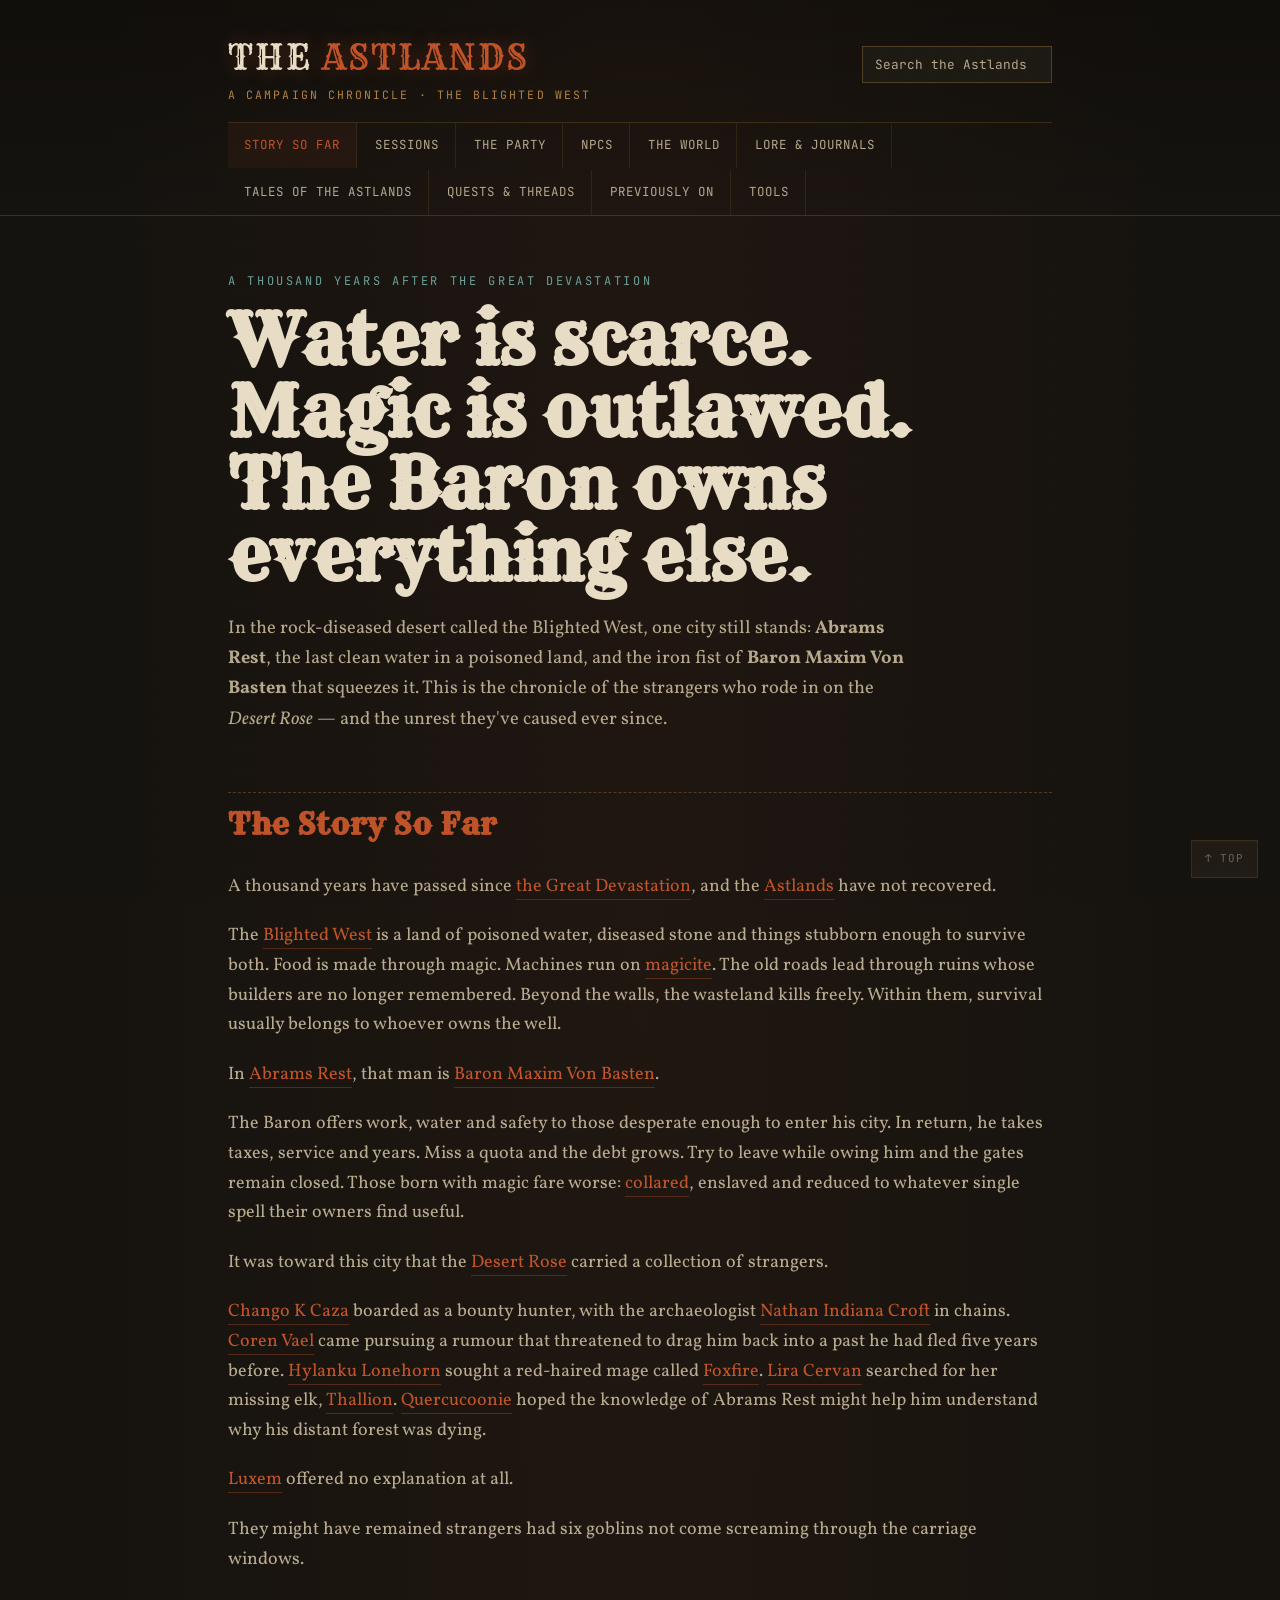
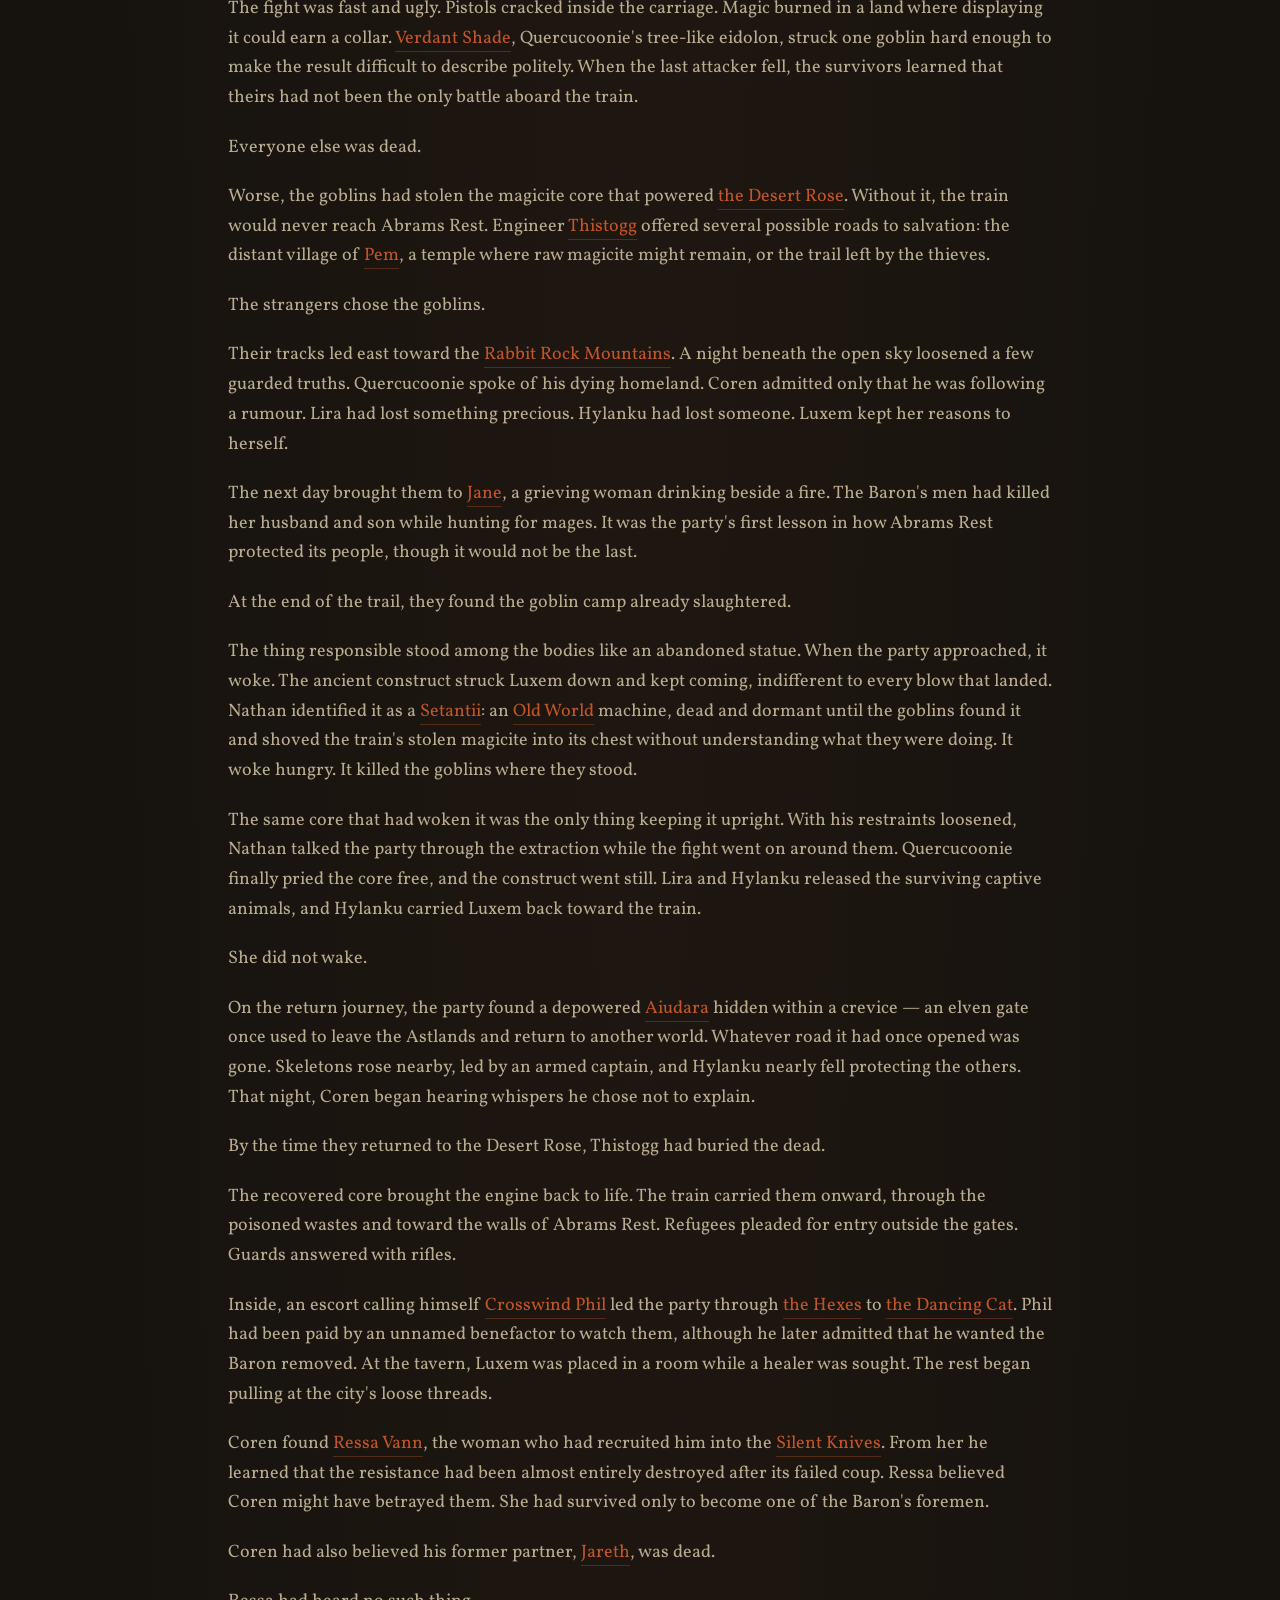
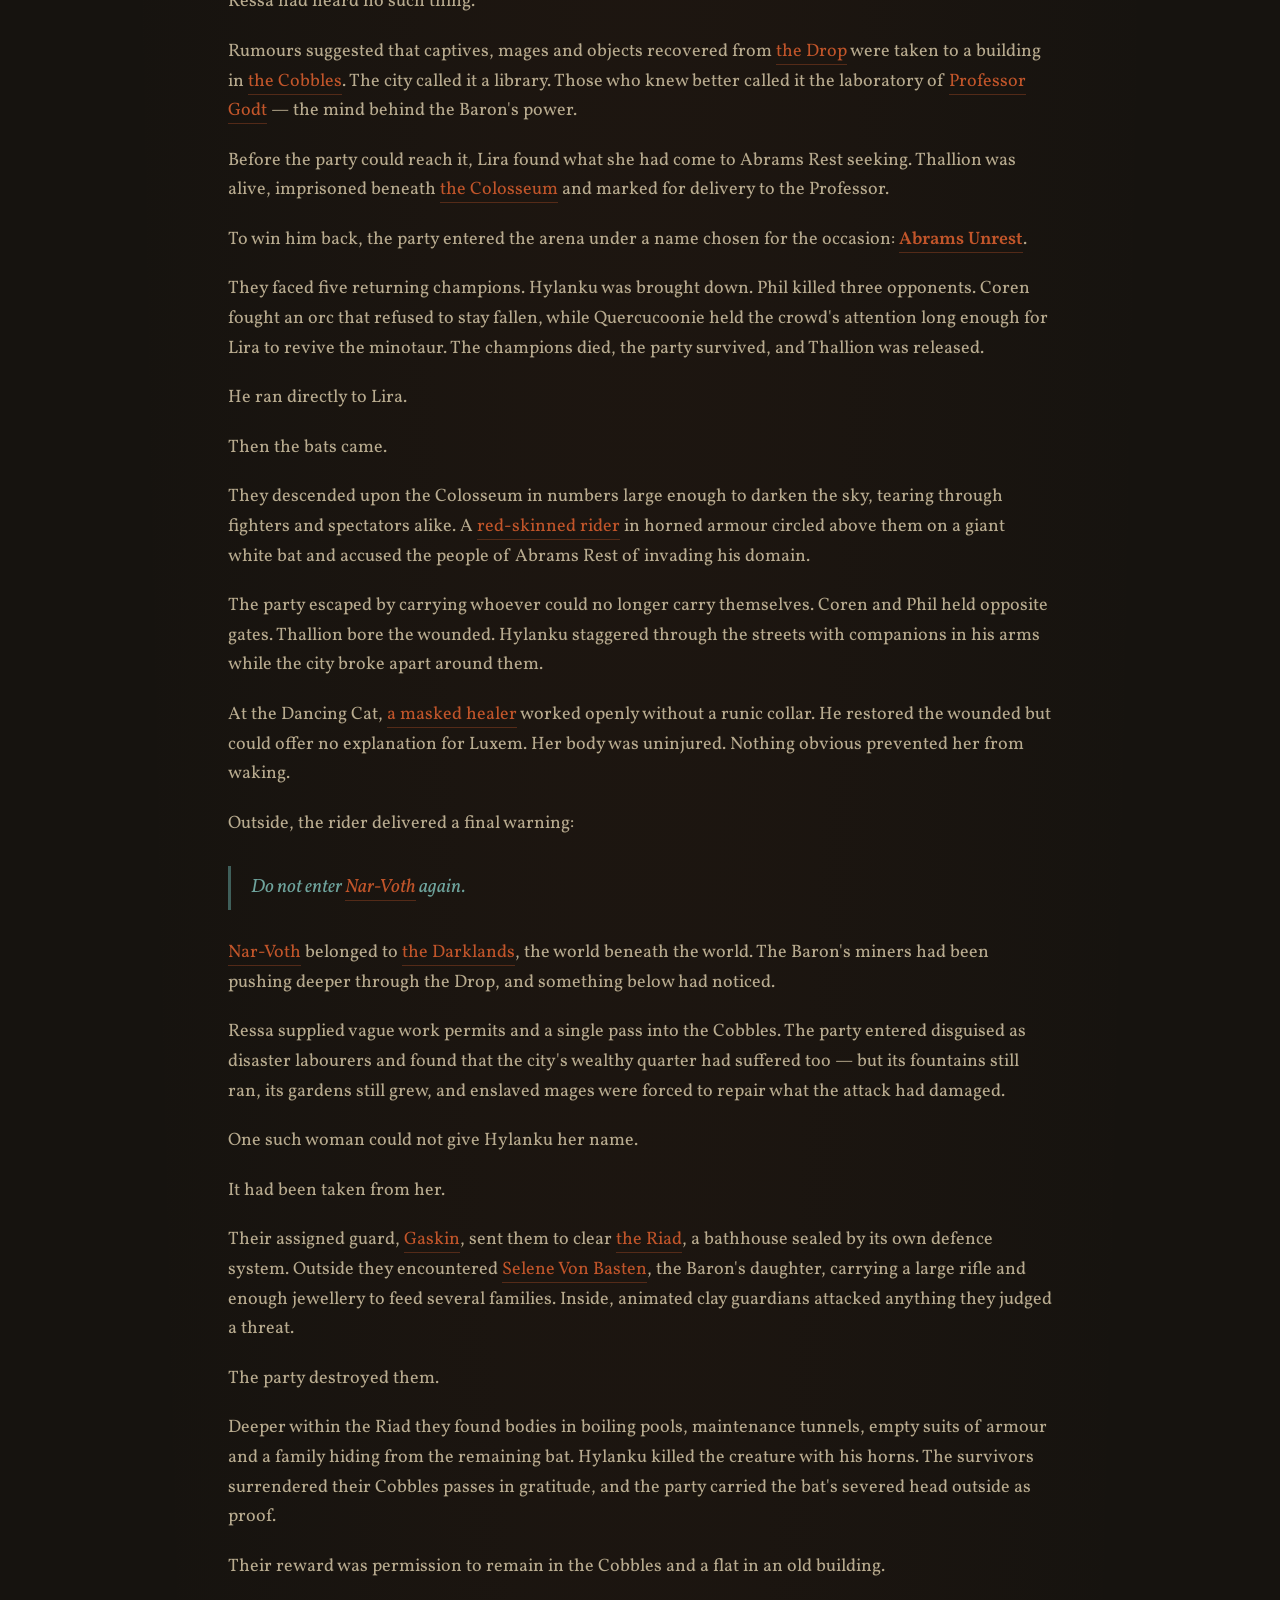
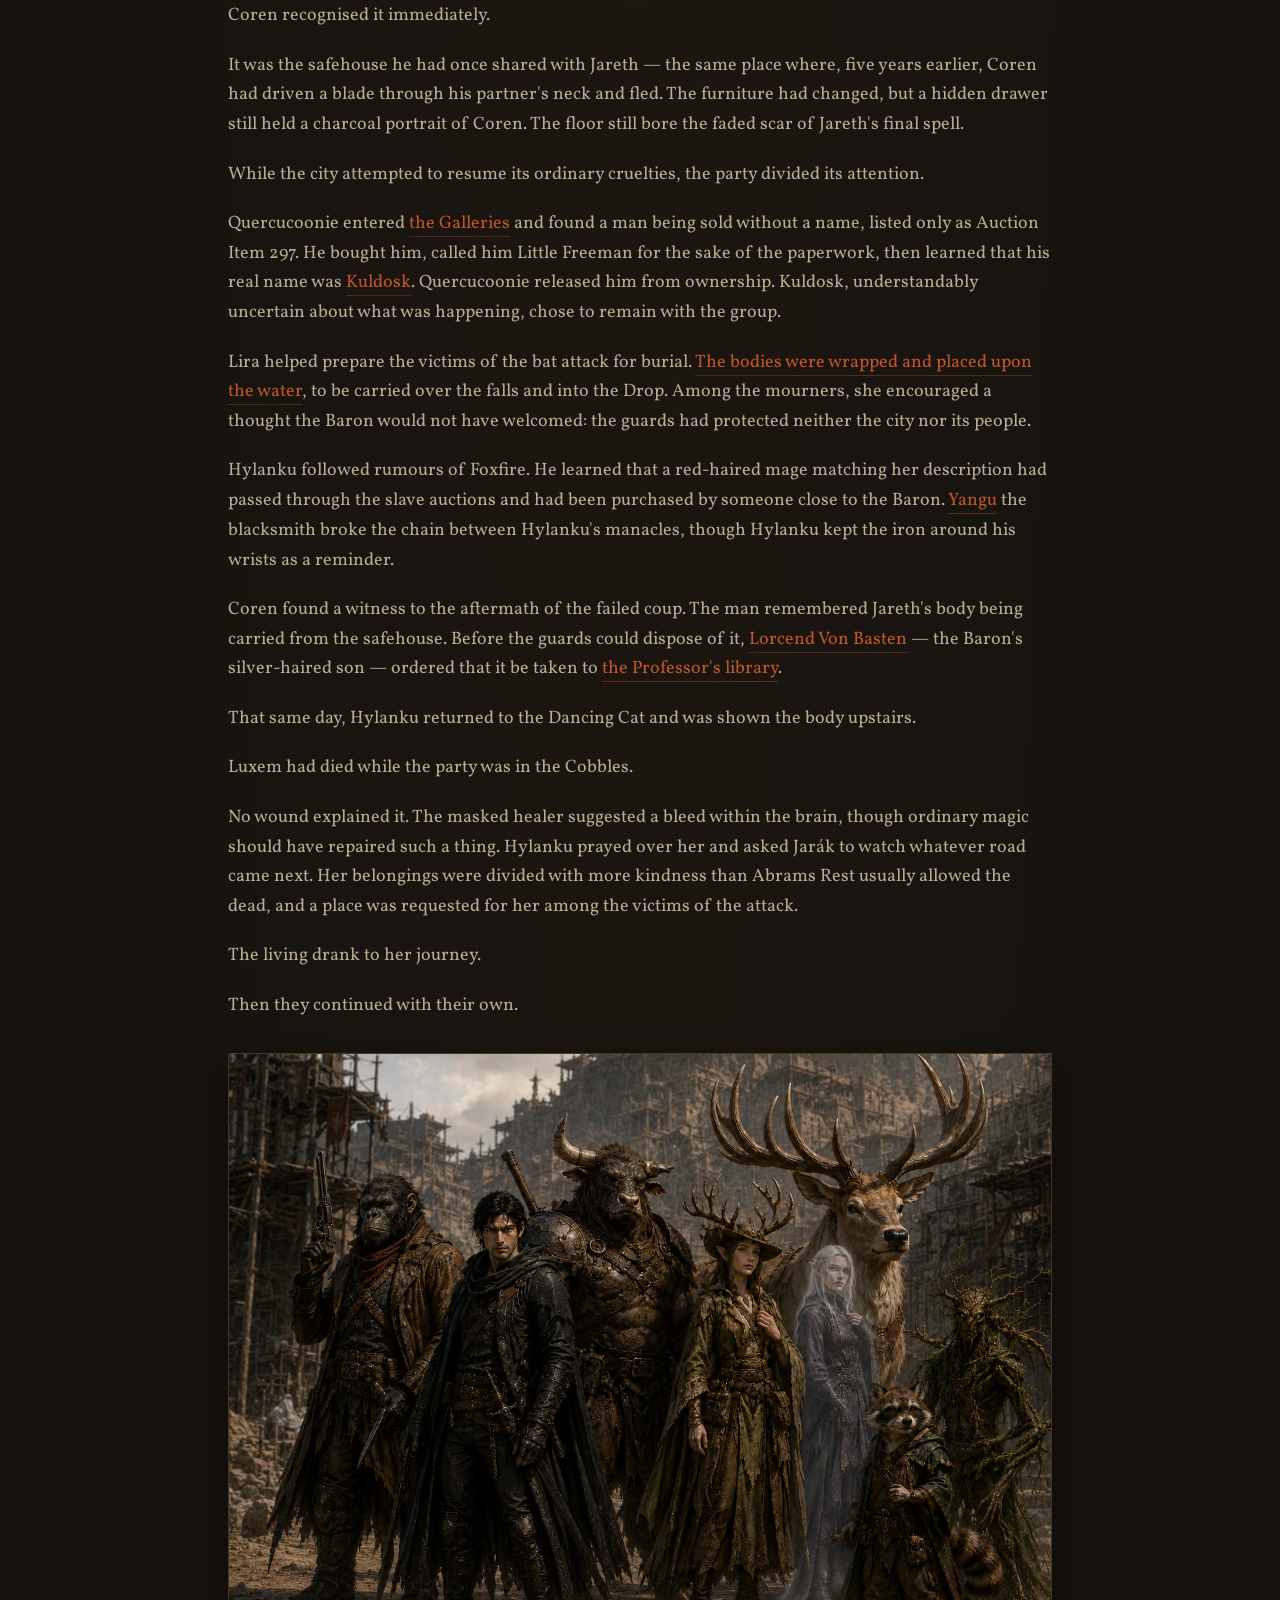
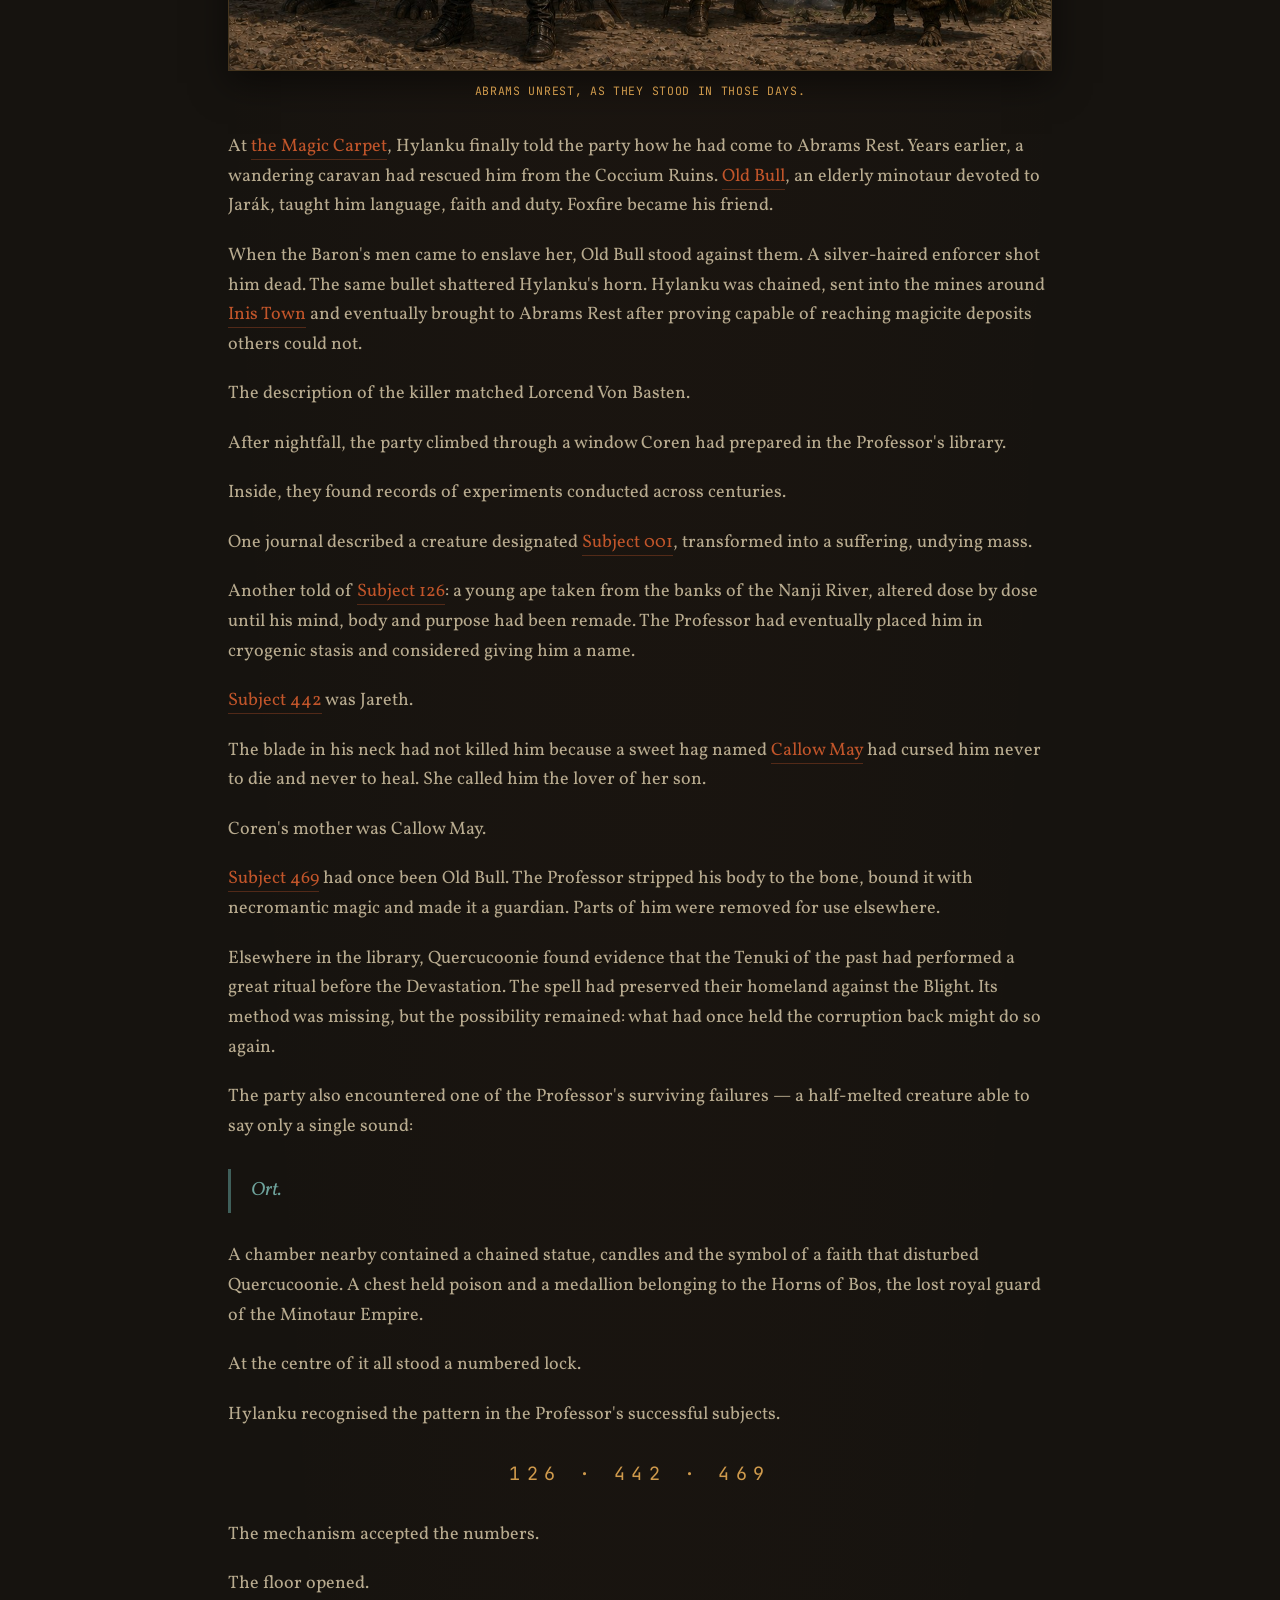
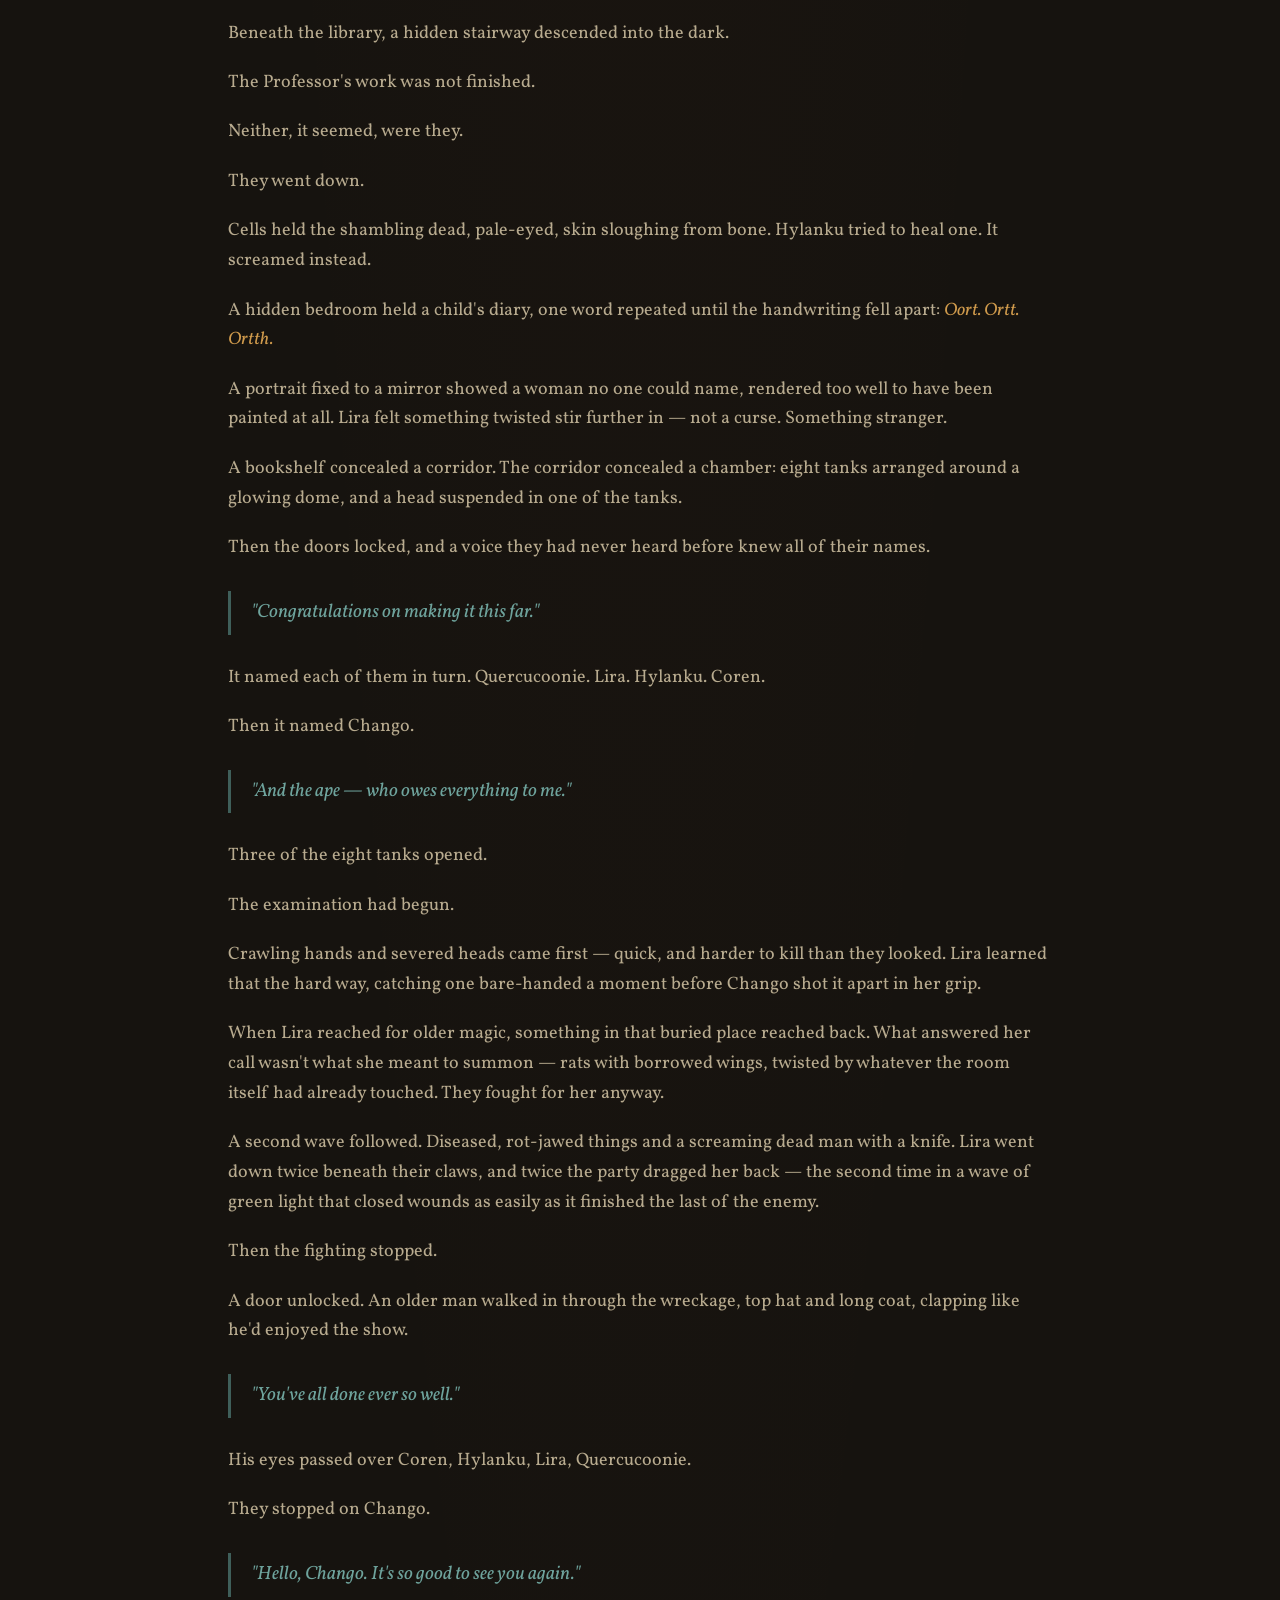
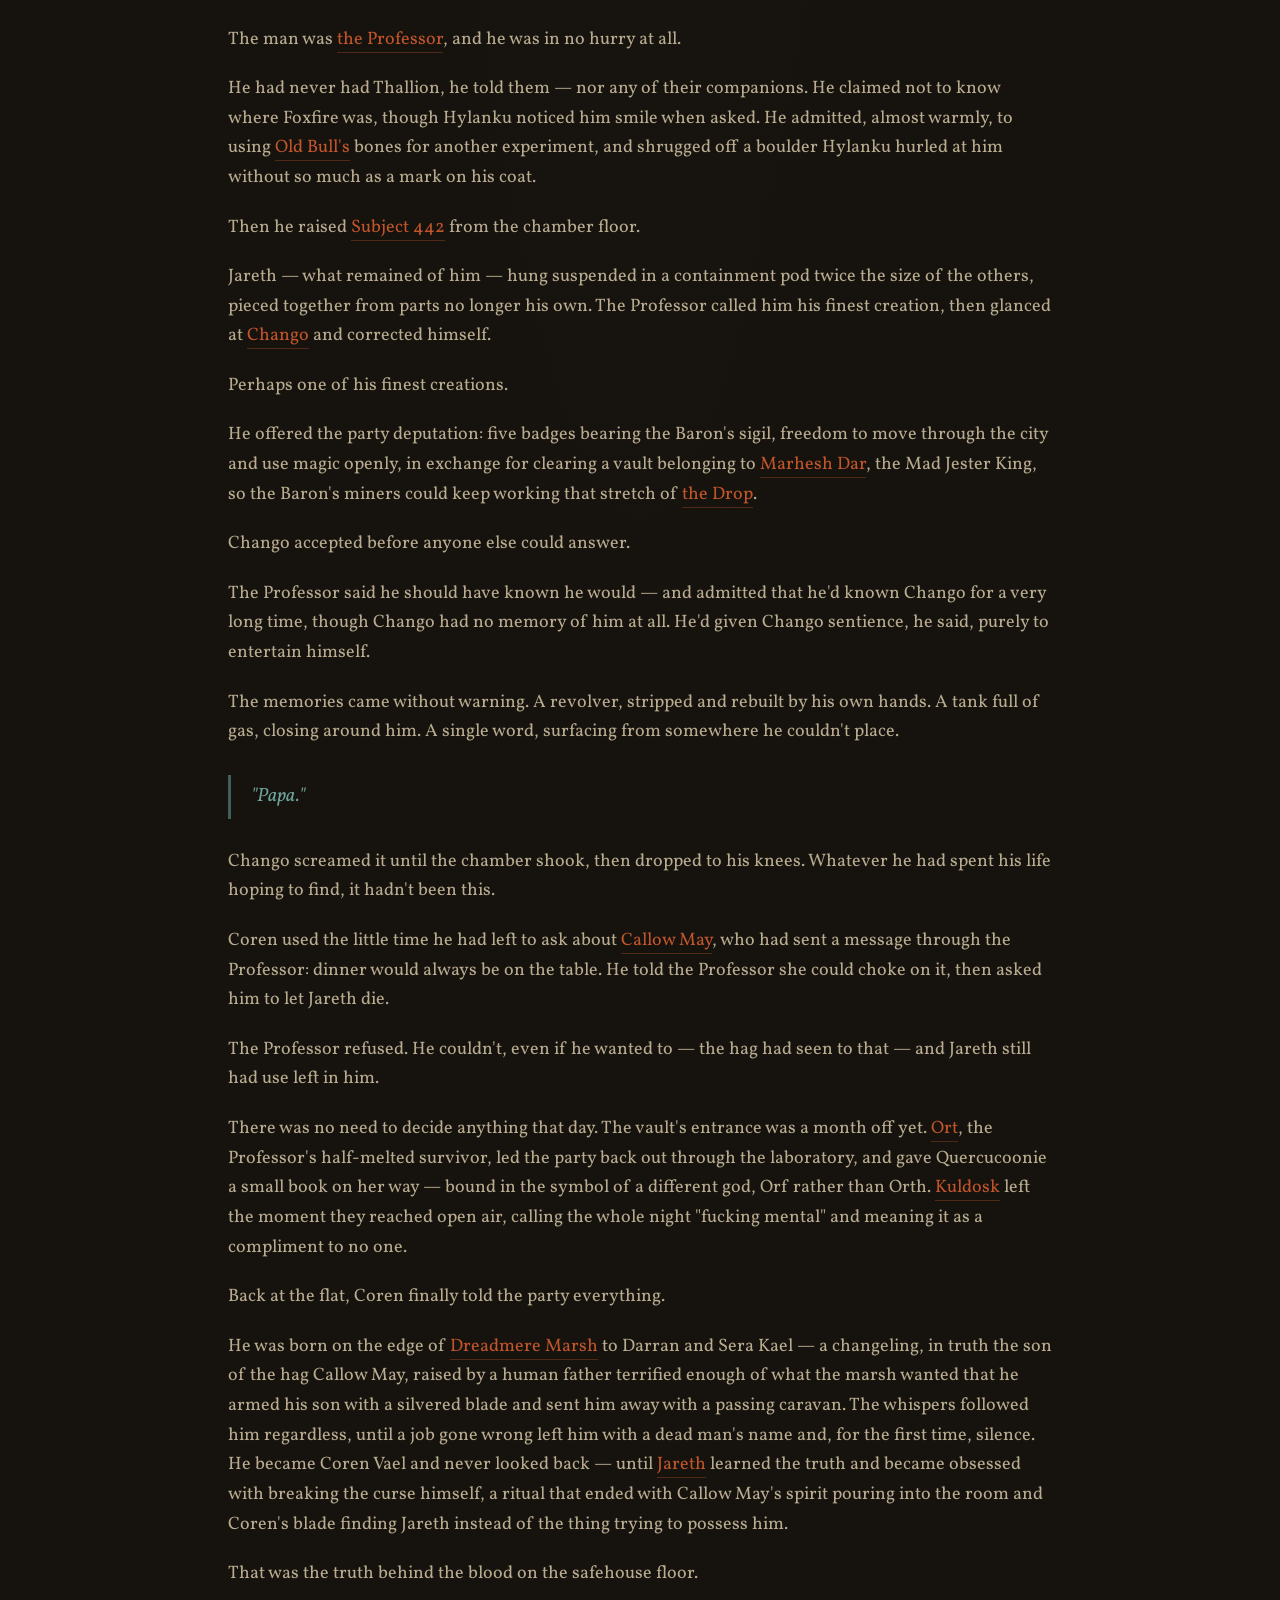
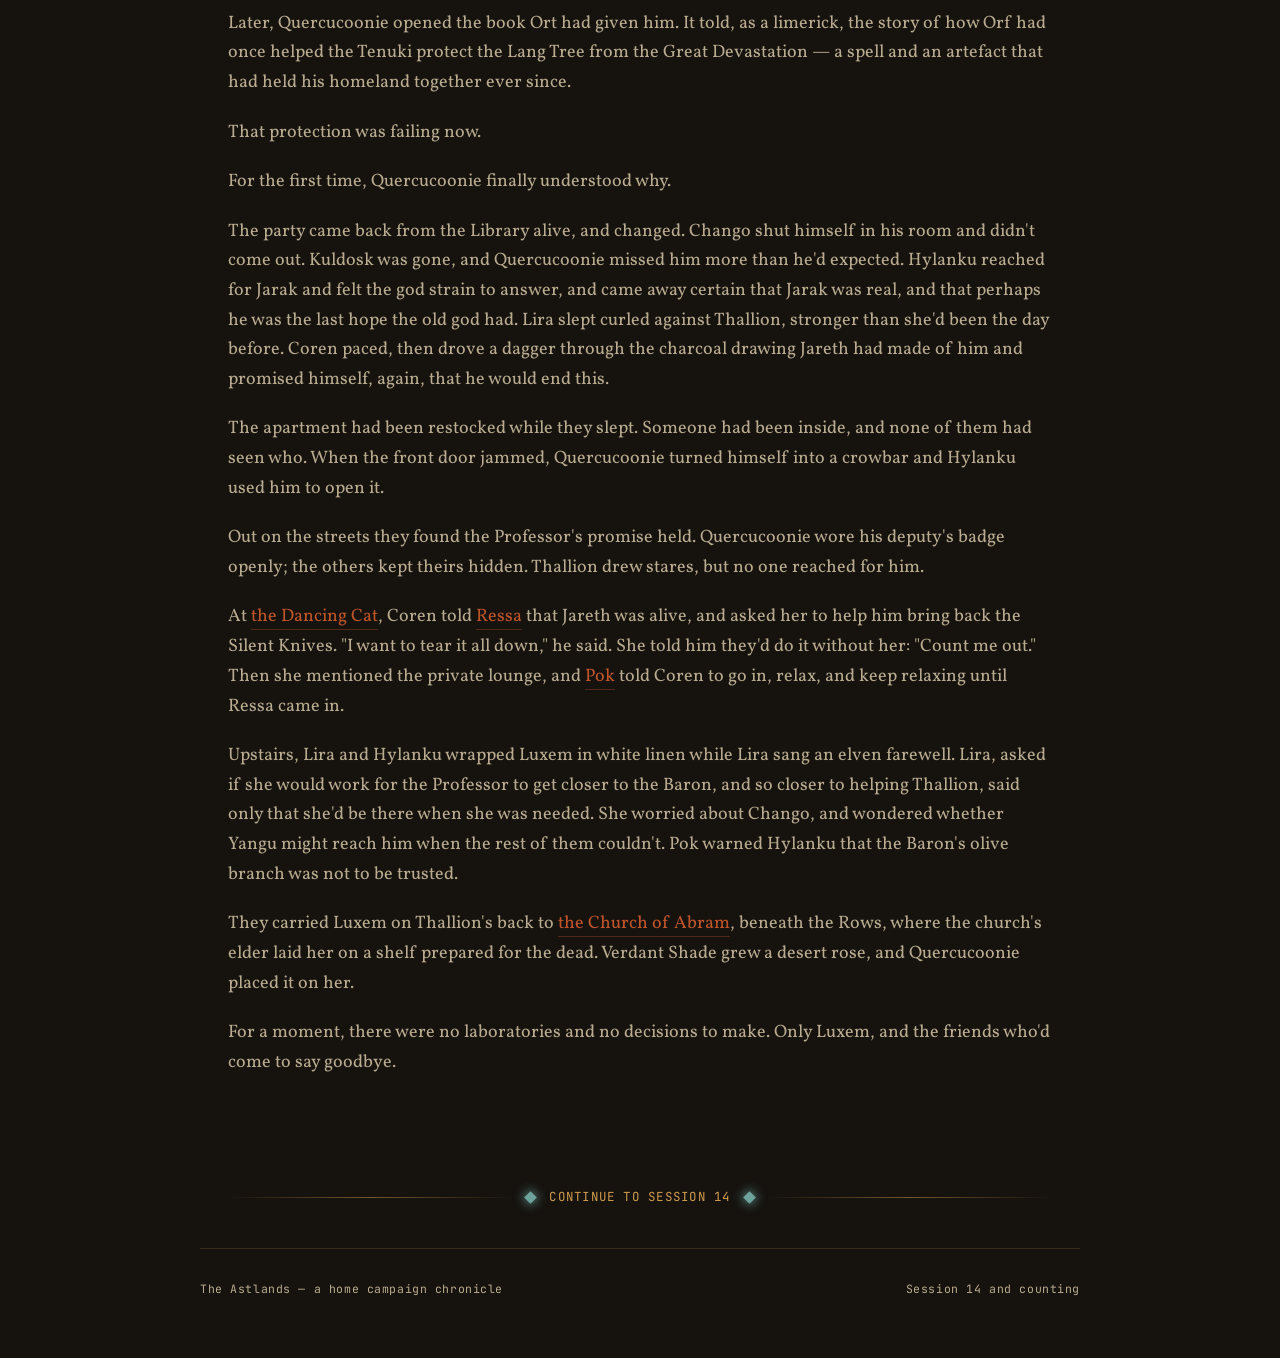
<file: index.html>
<!doctype html>
<html lang="en">
<head>
<meta charset="utf-8">
<meta name="viewport" content="width=device-width, initial-scale=1">
<title>Story So Far · The Astlands</title>
<meta name="description" content="Chronicle of The Astlands campaign — Abrams Rest, the Baron's iron rule, and the party of Abrams Unrest.">
<link rel="stylesheet" href="style.css?v=8">
<link rel="icon" type="image/svg+xml" href="favicon.svg">
<link rel="icon" type="image/png" sizes="32x32" href="favicon-32.png">
<link rel="apple-touch-icon" href="apple-touch-icon.png">
</head>
<body id="page-top">

<header class="site-header">
  <div class="wrap">
    <div class="brand-row">
      <div>
        <div class="brand">THE <span>ASTLANDS</span></div>
        <div class="brand-tag">A Campaign Chronicle · The Blighted West</div>
      </div>
      <div class="search-widget print-hide">
        <input type="search" id="site-search" placeholder="Search the Astlands..." autocomplete="off" aria-label="Search the site">
        <div class="search-results" id="search-results"></div>
      </div>
    </div>
    <nav class="main-nav">
      <a href="index.html" class="active">Story So Far</a>
      <a href="sessions.html">Sessions</a>
      <a href="party.html">The Party</a>
      <a href="npcs.html">NPCs</a>
      <a href="world.html">The World</a>
      <a href="lore.html">Lore &amp; Journals</a>
      <a href="tales.html">Tales of the Astlands</a>
      <a href="quests.html">Quests &amp; Threads</a>
      <a href="recap.html">Previously On</a>
      <a href="tools.html">Tools</a>
    </nav>
  </div>
</header>

<main class="wrap">

  <section class="hero">
    <div class="eyebrow">A Thousand Years After the Great Devastation</div>
    <h1>Water is scarce.<br>Magic is outlawed.<br>The Baron owns everything else.</h1>
    <p class="lede">In the rock-diseased desert called the Blighted West, one city still stands: <strong>Abrams Rest</strong>, the last clean water in a poisoned land, and the iron fist of <strong>Baron Maxim Von Basten</strong> that squeezes it. This is the chronicle of the strangers who rode in on the <em>Desert Rose</em> — and the unrest they've caused ever since.</p>
  </section>

  <section class="block prose">
    <h2 class="section-title">The Story So Far</h2>

    <p>A thousand years have passed since <a href="lore.html#lore-devastation">the Great Devastation</a>, and the <a href="world.html#loc-astlands">Astlands</a> have not recovered.</p>

    <p>The <a href="world.html#loc-blighted-west">Blighted West</a> is a land of poisoned water, diseased stone and things stubborn enough to survive both. Food is made through magic. Machines run on <a href="world.html#item-magicite">magicite</a>. The old roads lead through ruins whose builders are no longer remembered. Beyond the walls, the wasteland kills freely. Within them, survival usually belongs to whoever owns the well.</p>

    <p>In <a href="world.html#loc-abrams-rest">Abrams Rest</a>, that man is <a href="npcs.html#npc-baron">Baron Maxim Von Basten</a>.</p>

    <p>The Baron offers work, water and safety to those desperate enough to enter his city. In return, he takes taxes, service and years. Miss a quota and the debt grows. Try to leave while owing him and the gates remain closed. Those born with magic fare worse: <a href="lore.html#lore-collars">collared</a>, enslaved and reduced to whatever single spell their owners find useful.</p>

    <p>It was toward this city that the <a href="world.html#loc-desert-rose-loc">Desert Rose</a> carried a collection of strangers.</p>

    <p><a href="party.html#pc-chango">Chango K Caza</a> boarded as a bounty hunter, with the archaeologist <a href="npcs.html#npc-nathan">Nathan Indiana Croft</a> in chains. <a href="party.html#pc-coren">Coren Vael</a> came pursuing a rumour that threatened to drag him back into a past he had fled five years before. <a href="party.html#pc-hylanku">Hylanku Lonehorn</a> sought a red-haired mage called <a href="npcs.html#npc-foxfire">Foxfire</a>. <a href="party.html#pc-lira">Lira Cervan</a> searched for her missing elk, <a href="party.html#pc-thallion">Thallion</a>. <a href="party.html#pc-quercucoonie">Quercucoonie</a> hoped the knowledge of Abrams Rest might help him understand why his distant forest was dying.</p>

    <p><a href="party.html#pc-luxem">Luxem</a> offered no explanation at all.</p>

    <p>They might have remained strangers had six goblins not come screaming through the carriage windows.</p>

    <p>The fight was fast and ugly. Pistols cracked inside the carriage. Magic burned in a land where displaying it could earn a collar. <a href="party.html#pc-verdant-shade">Verdant Shade</a>, Quercucoonie's tree-like eidolon, struck one goblin hard enough to make the result difficult to describe politely. When the last attacker fell, the survivors learned that theirs had not been the only battle aboard the train.</p>

    <p>Everyone else was dead.</p>

    <p>Worse, the goblins had stolen the magicite core that powered <a href="world.html#loc-desert-rose-loc">the Desert Rose</a>. Without it, the train would never reach Abrams Rest. Engineer <a href="npcs.html#npc-thistogg">Thistogg</a> offered several possible roads to salvation: the distant village of <a href="world.html#loc-pem">Pem</a>, a temple where raw magicite might remain, or the trail left by the thieves.</p>

    <p>The strangers chose the goblins.</p>

    <p>Their tracks led east toward the <a href="world.html#loc-rabbit-rock">Rabbit Rock Mountains</a>. A night beneath the open sky loosened a few guarded truths. Quercucoonie spoke of his dying homeland. Coren admitted only that he was following a rumour. Lira had lost something precious. Hylanku had lost someone. Luxem kept her reasons to herself.</p>

    <p>The next day brought them to <a href="npcs.html#npc-jane">Jane</a>, a grieving woman drinking beside a fire. The Baron's men had killed her husband and son while hunting for mages. It was the party's first lesson in how Abrams Rest protected its people, though it would not be the last.</p>

    <p>At the end of the trail, they found the goblin camp already slaughtered.</p>

    <p>The thing responsible stood among the bodies like an abandoned statue. When the party approached, it woke. The ancient construct struck Luxem down and kept coming, indifferent to every blow that landed. Nathan identified it as a <a href="world.html#item-setantii">Setantii</a>: an <a href="lore.html#lore-old-world">Old World</a> machine, dead and dormant until the goblins found it and shoved the train's stolen magicite into its chest without understanding what they were doing. It woke hungry. It killed the goblins where they stood.</p>

    <p>The same core that had woken it was the only thing keeping it upright. With his restraints loosened, Nathan talked the party through the extraction while the fight went on around them. Quercucoonie finally pried the core free, and the construct went still. Lira and Hylanku released the surviving captive animals, and Hylanku carried Luxem back toward the train.</p>

    <p>She did not wake.</p>

    <p>On the return journey, the party found a depowered <a href="world.html#item-aiudara">Aiudara</a> hidden within a crevice — an elven gate once used to leave the Astlands and return to another world. Whatever road it had once opened was gone. Skeletons rose nearby, led by an armed captain, and Hylanku nearly fell protecting the others. That night, Coren began hearing whispers he chose not to explain.</p>

    <p>By the time they returned to the Desert Rose, Thistogg had buried the dead.</p>

    <p>The recovered core brought the engine back to life. The train carried them onward, through the poisoned wastes and toward the walls of Abrams Rest. Refugees pleaded for entry outside the gates. Guards answered with rifles.</p>

    <p>Inside, an escort calling himself <a href="party.html#pc-phil">Crosswind Phil</a> led the party through <a href="world.html#loc-hexes">the Hexes</a> to <a href="world.html#loc-dancing-cat">the Dancing Cat</a>. Phil had been paid by an unnamed benefactor to watch them, although he later admitted that he wanted the Baron removed. At the tavern, Luxem was placed in a room while a healer was sought. The rest began pulling at the city's loose threads.</p>

    <p>Coren found <a href="npcs.html#npc-ressa">Ressa Vann</a>, the woman who had recruited him into the <a href="world.html#faction-silent-knives">Silent Knives</a>. From her he learned that the resistance had been almost entirely destroyed after its failed coup. Ressa believed Coren might have betrayed them. She had survived only to become one of the Baron's foremen.</p>

    <p>Coren had also believed his former partner, <a href="npcs.html#npc-jareth">Jareth</a>, was dead.</p>

    <p>Ressa had heard no such thing.</p>

    <p>Rumours suggested that captives, mages and objects recovered from <a href="world.html#loc-drop">the Drop</a> were taken to a building in <a href="world.html#loc-cobbles">the Cobbles</a>. The city called it a library. Those who knew better called it the laboratory of <a href="npcs.html#npc-professor-godt">Professor Godt</a> — the mind behind the Baron's power.</p>

    <p>Before the party could reach it, Lira found what she had come to Abrams Rest seeking. Thallion was alive, imprisoned beneath <a href="world.html#loc-colosseum">the Colosseum</a> and marked for delivery to the Professor.</p>

    <p>To win him back, the party entered the arena under a name chosen for the occasion: <strong><a href="world.html#faction-abrams-unrest">Abrams Unrest</a></strong>.</p>

    <p>They faced five returning champions. Hylanku was brought down. Phil killed three opponents. Coren fought an orc that refused to stay fallen, while Quercucoonie held the crowd's attention long enough for Lira to revive the minotaur. The champions died, the party survived, and Thallion was released.</p>

    <p>He ran directly to Lira.</p>

    <p>Then the bats came.</p>

    <p>They descended upon the Colosseum in numbers large enough to darken the sky, tearing through fighters and spectators alike. A <a href="npcs.html#npc-red-rider">red-skinned rider</a> in horned armour circled above them on a giant white bat and accused the people of Abrams Rest of invading his domain.</p>

    <p>The party escaped by carrying whoever could no longer carry themselves. Coren and Phil held opposite gates. Thallion bore the wounded. Hylanku staggered through the streets with companions in his arms while the city broke apart around them.</p>

    <p>At the Dancing Cat, <a href="npcs.html#npc-plague-doctor">a masked healer</a> worked openly without a runic collar. He restored the wounded but could offer no explanation for Luxem. Her body was uninjured. Nothing obvious prevented her from waking.</p>

    <p>Outside, the rider delivered a final warning:</p>

    <blockquote class="rider-quote">Do not enter <a href="world.html#loc-nar-voth">Nar-Voth</a> again.</blockquote>

    <p><a href="world.html#loc-nar-voth">Nar-Voth</a> belonged to <a href="world.html#loc-darklands">the Darklands</a>, the world beneath the world. The Baron's miners had been pushing deeper through the Drop, and something below had noticed.</p>

    <p>Ressa supplied vague work permits and a single pass into the Cobbles. The party entered disguised as disaster labourers and found that the city's wealthy quarter had suffered too — but its fountains still ran, its gardens still grew, and enslaved mages were forced to repair what the attack had damaged.</p>

    <p>One such woman could not give Hylanku her name.</p>

    <p>It had been taken from her.</p>

    <p>Their assigned guard, <a href="npcs.html#npc-gaskin">Gaskin</a>, sent them to clear <a href="world.html#loc-riad">the Riad</a>, a bathhouse sealed by its own defence system. Outside they encountered <a href="npcs.html#npc-selene">Selene Von Basten</a>, the Baron's daughter, carrying a large rifle and enough jewellery to feed several families. Inside, animated clay guardians attacked anything they judged a threat.</p>

    <p>The party destroyed them.</p>

    <p>Deeper within the Riad they found bodies in boiling pools, maintenance tunnels, empty suits of armour and a family hiding from the remaining bat. Hylanku killed the creature with his horns. The survivors surrendered their Cobbles passes in gratitude, and the party carried the bat's severed head outside as proof.</p>

    <p>Their reward was permission to remain in the Cobbles and a flat in an old building.</p>

    <p>Coren recognised it immediately.</p>

    <p>It was the safehouse he had once shared with Jareth — the same place where, five years earlier, Coren had driven a blade through his partner's neck and fled. The furniture had changed, but a hidden drawer still held a charcoal portrait of Coren. The floor still bore the faded scar of Jareth's final spell.</p>

    <p>While the city attempted to resume its ordinary cruelties, the party divided its attention.</p>

    <p>Quercucoonie entered <a href="world.html#loc-galleries">the Galleries</a> and found a man being sold without a name, listed only as Auction Item 297. He bought him, called him Little Freeman for the sake of the paperwork, then learned that his real name was <a href="npcs.html#npc-kuldosk">Kuldosk</a>. Quercucoonie released him from ownership. Kuldosk, understandably uncertain about what was happening, chose to remain with the group.</p>

    <p>Lira helped prepare the victims of the bat attack for burial. <a href="lore.html#lore-funeral-rites">The bodies were wrapped and placed upon the water</a>, to be carried over the falls and into the Drop. Among the mourners, she encouraged a thought the Baron would not have welcomed: the guards had protected neither the city nor its people.</p>

    <p>Hylanku followed rumours of Foxfire. He learned that a red-haired mage matching her description had passed through the slave auctions and had been purchased by someone close to the Baron. <a href="npcs.html#npc-yangu">Yangu</a> the blacksmith broke the chain between Hylanku's manacles, though Hylanku kept the iron around his wrists as a reminder.</p>

    <p>Coren found a witness to the aftermath of the failed coup. The man remembered Jareth's body being carried from the safehouse. Before the guards could dispose of it, <a href="npcs.html#npc-lorcend">Lorcend Von Basten</a> — the Baron's silver-haired son — ordered that it be taken to <a href="world.html#loc-library">the Professor's library</a>.</p>

    <p>That same day, Hylanku returned to the Dancing Cat and was shown the body upstairs.</p>

    <p>Luxem had died while the party was in the Cobbles.</p>

    <p>No wound explained it. The masked healer suggested a bleed within the brain, though ordinary magic should have repaired such a thing. Hylanku prayed over her and asked Jarák to watch whatever road came next. Her belongings were divided with more kindness than Abrams Rest usually allowed the dead, and a place was requested for her among the victims of the attack.</p>

    <p>The living drank to her journey.</p>

    <p>Then they continued with their own.</p>

    <figure class="story-figure">
      <img class="story-image" src="images/team-abrams-rest.jpg" alt="The party standing together in Abrams Rest, with Luxem faded among them.">
      <figcaption>Abrams Unrest, as they stood in those days.</figcaption>
    </figure>

    <p>At <a href="world.html#loc-magic-carpet">the Magic Carpet</a>, Hylanku finally told the party how he had come to Abrams Rest. Years earlier, a wandering caravan had rescued him from the Coccium Ruins. <a href="npcs.html#npc-old-bull">Old Bull</a>, an elderly minotaur devoted to Jarák, taught him language, faith and duty. Foxfire became his friend.</p>

    <p>When the Baron's men came to enslave her, Old Bull stood against them. A silver-haired enforcer shot him dead. The same bullet shattered Hylanku's horn. Hylanku was chained, sent into the mines around <a href="world.html#loc-inis-town">Inis Town</a> and eventually brought to Abrams Rest after proving capable of reaching magicite deposits others could not.</p>

    <p>The description of the killer matched Lorcend Von Basten.</p>

    <p>After nightfall, the party climbed through a window Coren had prepared in the Professor's library.</p>

    <p>Inside, they found records of experiments conducted across centuries.</p>

    <p>One journal described a creature designated <a href="lore.html#subject-001">Subject 001</a>, transformed into a suffering, undying mass.</p>

    <p>Another told of <a href="lore.html#subject-126">Subject 126</a>: a young ape taken from the banks of the Nanji River, altered dose by dose until his mind, body and purpose had been remade. The Professor had eventually placed him in cryogenic stasis and considered giving him a name.</p>

    <p><a href="lore.html#subject-442">Subject 442</a> was Jareth.</p>

    <p>The blade in his neck had not killed him because a sweet hag named <a href="npcs.html#npc-callow-may">Callow May</a> had cursed him never to die and never to heal. She called him the lover of her son.</p>

    <p>Coren's mother was Callow May.</p>

    <p><a href="lore.html#subject-469">Subject 469</a> had once been Old Bull. The Professor stripped his body to the bone, bound it with necromantic magic and made it a guardian. Parts of him were removed for use elsewhere.</p>

    <p>Elsewhere in the library, Quercucoonie found evidence that the Tenuki of the past had performed a great ritual before the Devastation. The spell had preserved their homeland against the Blight. Its method was missing, but the possibility remained: what had once held the corruption back might do so again.</p>

    <p>The party also encountered one of the Professor's surviving failures — a half-melted creature able to say only a single sound:</p>

    <blockquote class="rider-quote">Ort.</blockquote>

    <p>A chamber nearby contained a chained statue, candles and the symbol of a faith that disturbed Quercucoonie. A chest held poison and a medallion belonging to the Horns of Bos, the lost royal guard of the Minotaur Empire.</p>

    <p>At the centre of it all stood a numbered lock.</p>

    <p>Hylanku recognised the pattern in the Professor's successful subjects.</p>

    <p class="code-line">126 &middot; 442 &middot; 469</p>

    <p>The mechanism accepted the numbers.</p>

    <p>The floor opened.</p>

    <p>Beneath the library, a hidden stairway descended into the dark.</p>

    <p>The Professor's work was not finished.</p>

    <p>Neither, it seemed, were they.</p>

    <p>They went down.</p>

    <p>Cells held the shambling dead, pale-eyed, skin sloughing from bone. Hylanku tried to heal one. It screamed instead.</p>

    <p>A hidden bedroom held a child's diary, one word repeated until the handwriting fell apart: <em>Oort. Ortt. Ortth.</em></p>

    <p>A portrait fixed to a mirror showed a woman no one could name, rendered too well to have been painted at all. Lira felt something twisted stir further in — not a curse. Something stranger.</p>

    <p>A bookshelf concealed a corridor. The corridor concealed a chamber: eight tanks arranged around a glowing dome, and a head suspended in one of the tanks.</p>

    <p>Then the doors locked, and a voice they had never heard before knew all of their names.</p>

    <blockquote class="rider-quote">"Congratulations on making it this far."</blockquote>

    <p>It named each of them in turn. Quercucoonie. Lira. Hylanku. Coren.</p>

    <p>Then it named Chango.</p>

    <blockquote class="rider-quote">"And the ape — who owes everything to me."</blockquote>

    <p>Three of the eight tanks opened.</p>

    <p>The examination had begun.</p>

    <p>Crawling hands and severed heads came first — quick, and harder to kill than they looked. Lira learned that the hard way, catching one bare-handed a moment before Chango shot it apart in her grip.</p>

    <p>When Lira reached for older magic, something in that buried place reached back. What answered her call wasn't what she meant to summon — rats with borrowed wings, twisted by whatever the room itself had already touched. They fought for her anyway.</p>

    <p>A second wave followed. Diseased, rot-jawed things and a screaming dead man with a knife. Lira went down twice beneath their claws, and twice the party dragged her back — the second time in a wave of green light that closed wounds as easily as it finished the last of the enemy.</p>

    <p>Then the fighting stopped.</p>

    <p>A door unlocked. An older man walked in through the wreckage, top hat and long coat, clapping like he'd enjoyed the show.</p>

    <blockquote class="rider-quote">"You've all done ever so well."</blockquote>

    <p>His eyes passed over Coren, Hylanku, Lira, Quercucoonie.</p>

    <p>They stopped on Chango.</p>

    <blockquote class="rider-quote">"Hello, Chango. It's so good to see you again."</blockquote>

    <p>The man was <a href="npcs.html#npc-professor-godt">the Professor</a>, and he was in no hurry at all.</p>

    <p>He had never had Thallion, he told them — nor any of their companions. He claimed not to know where Foxfire was, though Hylanku noticed him smile when asked. He admitted, almost warmly, to using <a href="npcs.html#npc-old-bull">Old Bull's</a> bones for another experiment, and shrugged off a boulder Hylanku hurled at him without so much as a mark on his coat.</p>

    <p>Then he raised <a href="lore.html#subject-442">Subject 442</a> from the chamber floor.</p>

    <p>Jareth — what remained of him — hung suspended in a containment pod twice the size of the others, pieced together from parts no longer his own. The Professor called him his finest creation, then glanced at <a href="party.html#pc-chango">Chango</a> and corrected himself.</p>

    <p>Perhaps one of his finest creations.</p>

    <p>He offered the party deputation: five badges bearing the Baron's sigil, freedom to move through the city and use magic openly, in exchange for clearing a vault belonging to <a href="lore.html#lore-marhesh-dar">Marhesh Dar</a>, the Mad Jester King, so the Baron's miners could keep working that stretch of <a href="world.html#loc-drop">the Drop</a>.</p>

    <p>Chango accepted before anyone else could answer.</p>

    <p>The Professor said he should have known he would — and admitted that he'd known Chango for a very long time, though Chango had no memory of him at all. He'd given Chango sentience, he said, purely to entertain himself.</p>

    <p>The memories came without warning. A revolver, stripped and rebuilt by his own hands. A tank full of gas, closing around him. A single word, surfacing from somewhere he couldn't place.</p>

    <blockquote class="rider-quote">"Papa."</blockquote>

    <p>Chango screamed it until the chamber shook, then dropped to his knees. Whatever he had spent his life hoping to find, it hadn't been this.</p>

    <p>Coren used the little time he had left to ask about <a href="npcs.html#npc-callow-may">Callow May</a>, who had sent a message through the Professor: dinner would always be on the table. He told the Professor she could choke on it, then asked him to let Jareth die.</p>

    <p>The Professor refused. He couldn't, even if he wanted to — the hag had seen to that — and Jareth still had use left in him.</p>

    <p>There was no need to decide anything that day. The vault's entrance was a month off yet. <a href="npcs.html#npc-ort">Ort</a>, the Professor's half-melted survivor, led the party back out through the laboratory, and gave Quercucoonie a small book on her way — bound in the symbol of a different god, Orf rather than Orth. <a href="npcs.html#npc-kuldosk">Kuldosk</a> left the moment they reached open air, calling the whole night "fucking mental" and meaning it as a compliment to no one.</p>

    <p>Back at the flat, Coren finally told the party everything.</p>

    <p>He was born on the edge of <a href="world.html#loc-dreadmere-marsh">Dreadmere Marsh</a> to Darran and Sera Kael — a changeling, in truth the son of the hag Callow May, raised by a human father terrified enough of what the marsh wanted that he armed his son with a silvered blade and sent him away with a passing caravan. The whispers followed him regardless, until a job gone wrong left him with a dead man's name and, for the first time, silence. He became Coren Vael and never looked back — until <a href="npcs.html#npc-jareth">Jareth</a> learned the truth and became obsessed with breaking the curse himself, a ritual that ended with Callow May's spirit pouring into the room and Coren's blade finding Jareth instead of the thing trying to possess him.</p>

    <p>That was the truth behind the blood on the safehouse floor.</p>

    <p>Later, Quercucoonie opened the book Ort had given him. It told, as a limerick, the story of how Orf had once helped the Tenuki protect the Lang Tree from the Great Devastation — a spell and an artefact that had held his homeland together ever since.</p>

    <p>That protection was failing now.</p>

    <p>For the first time, Quercucoonie finally understood why.</p>

    <p>The party came back from the Library alive, and changed. Chango shut himself in his room and didn't come out. Kuldosk was gone, and Quercucoonie missed him more than he'd expected. Hylanku reached for Jarak and felt the god strain to answer, and came away certain that Jarak was real, and that perhaps he was the last hope the old god had. Lira slept curled against Thallion, stronger than she'd been the day before. Coren paced, then drove a dagger through the charcoal drawing Jareth had made of him and promised himself, again, that he would end this.</p>

    <p>The apartment had been restocked while they slept. Someone had been inside, and none of them had seen who. When the front door jammed, Quercucoonie turned himself into a crowbar and Hylanku used him to open it.</p>

    <p>Out on the streets they found the Professor's promise held. Quercucoonie wore his deputy's badge openly; the others kept theirs hidden. Thallion drew stares, but no one reached for him.</p>

    <p>At <a href="world.html#loc-dancing-cat">the Dancing Cat</a>, Coren told <a href="npcs.html#npc-ressa">Ressa</a> that Jareth was alive, and asked her to help him bring back the Silent Knives. "I want to tear it all down," he said. She told him they'd do it without her: "Count me out." Then she mentioned the private lounge, and <a href="npcs.html#npc-pok">Pok</a> told Coren to go in, relax, and keep relaxing until Ressa came in.</p>

    <p>Upstairs, Lira and Hylanku wrapped Luxem in white linen while Lira sang an elven farewell. Lira, asked if she would work for the Professor to get closer to the Baron, and so closer to helping Thallion, said only that she'd be there when she was needed. She worried about Chango, and wondered whether Yangu might reach him when the rest of them couldn't. Pok warned Hylanku that the Baron's olive branch was not to be trusted.</p>

    <p>They carried Luxem on Thallion's back to <a href="world.html#loc-church-of-abram">the Church of Abram</a>, beneath the Rows, where the church's elder laid her on a shelf prepared for the dead. Verdant Shade grew a desert rose, and Quercucoonie placed it on her.</p>

    <p>For a moment, there were no laboratories and no decisions to make. Only Luxem, and the friends who'd come to say goodbye.</p>

  </section>

  <div class="divider"><div class="gem"></div><a href="sessions.html#session-14" style="color:var(--brass); font-family:var(--font-mono); font-size:0.78rem; letter-spacing:0.1em; text-transform:uppercase; text-decoration:none;">Continue to Session 14</a><div class="gem"></div></div>

</main>

<footer class="site-footer wrap">
  <span>The Astlands — a home campaign chronicle</span>
  <span>Session 14 and counting</span>
</footer>

<a href="#page-top" class="back-to-top" aria-label="Back to top">&#8593; TOP</a>

<script src="search-data.js"></script>
<script src="search.js"></script>

</body>
</html>
</file>
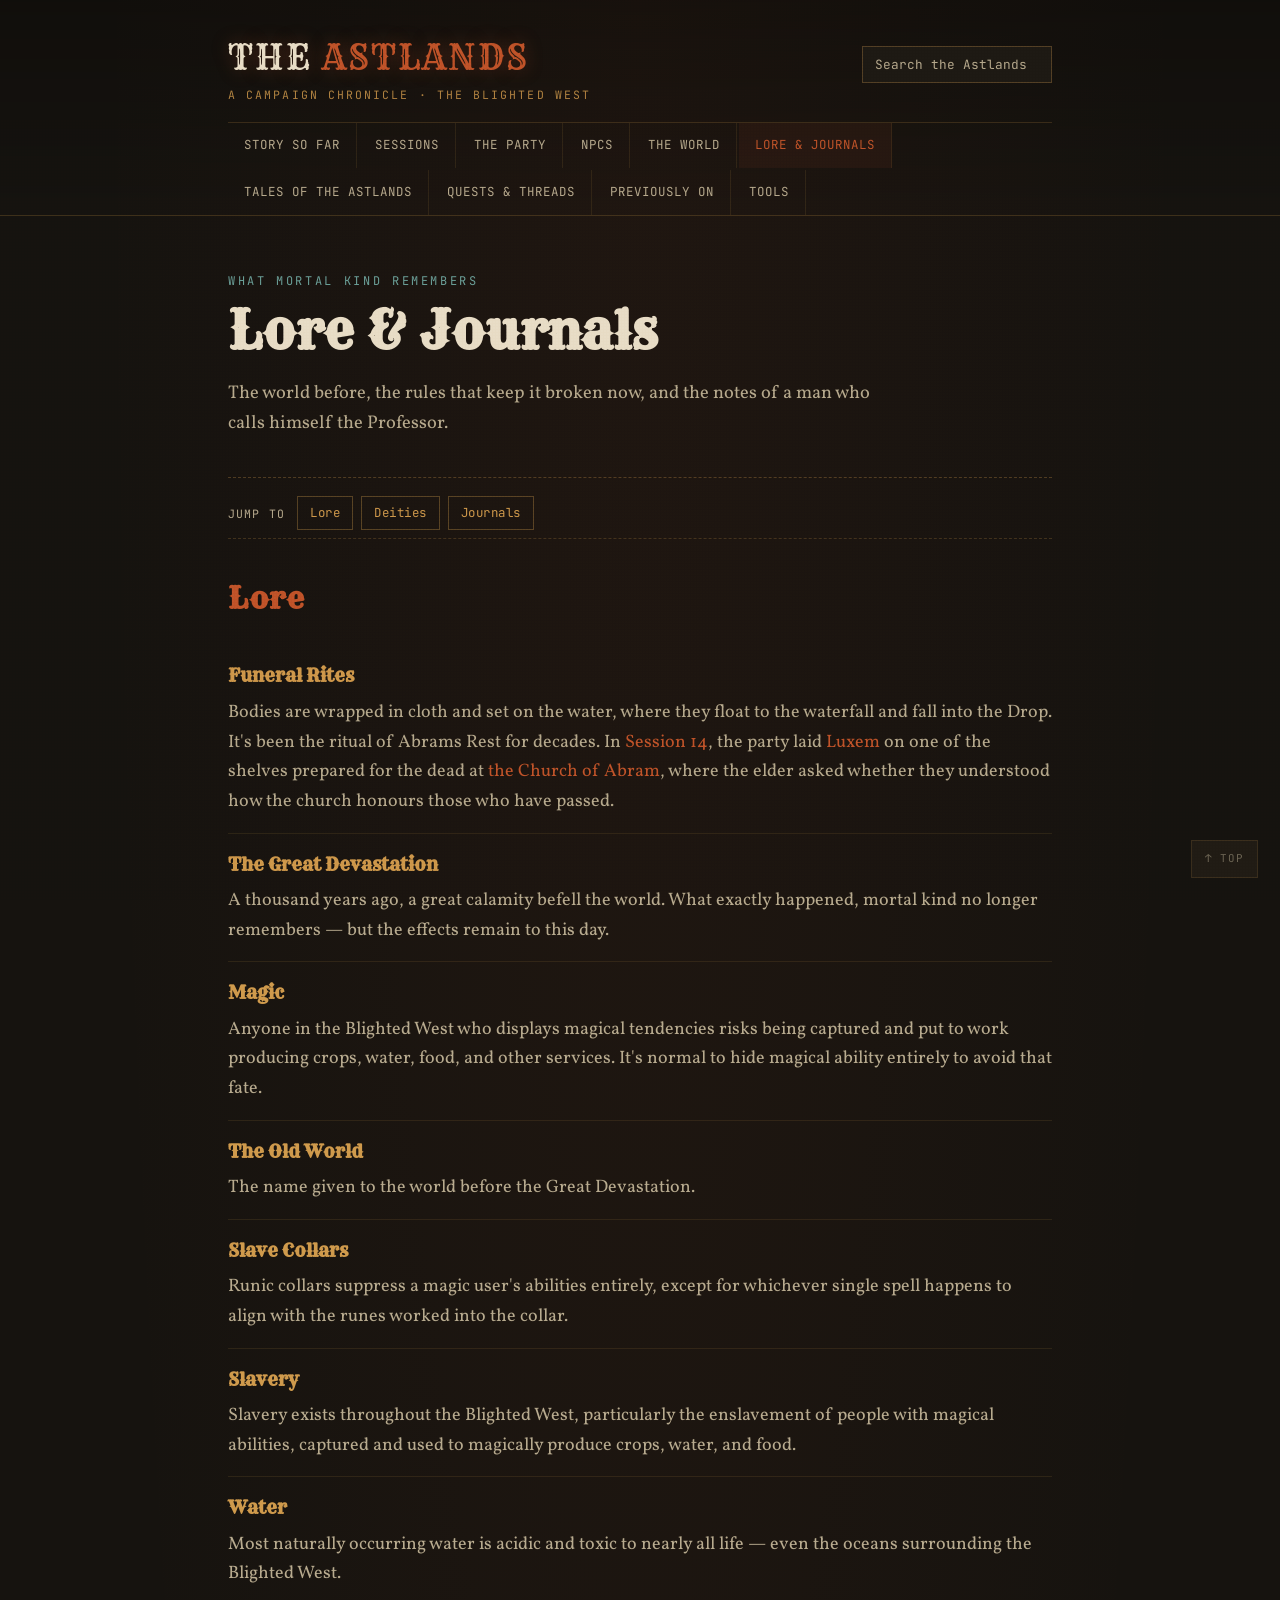
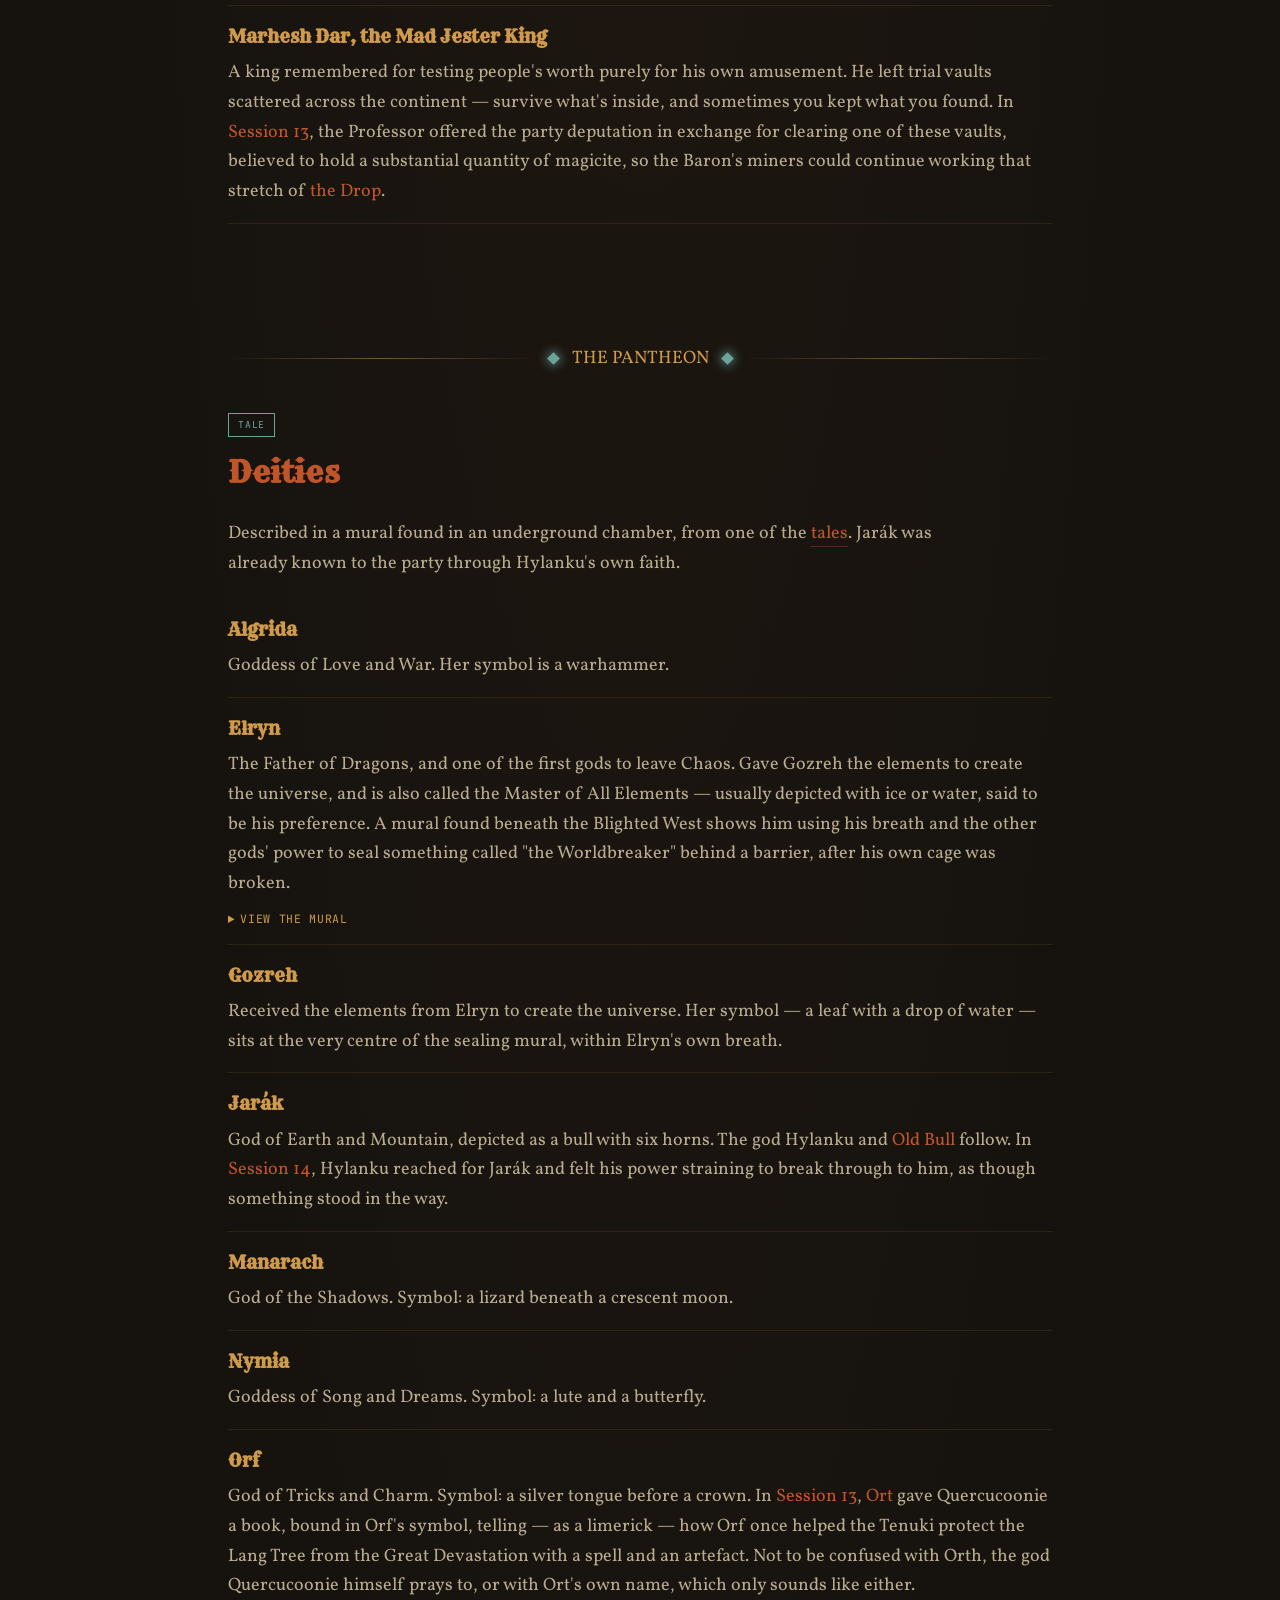
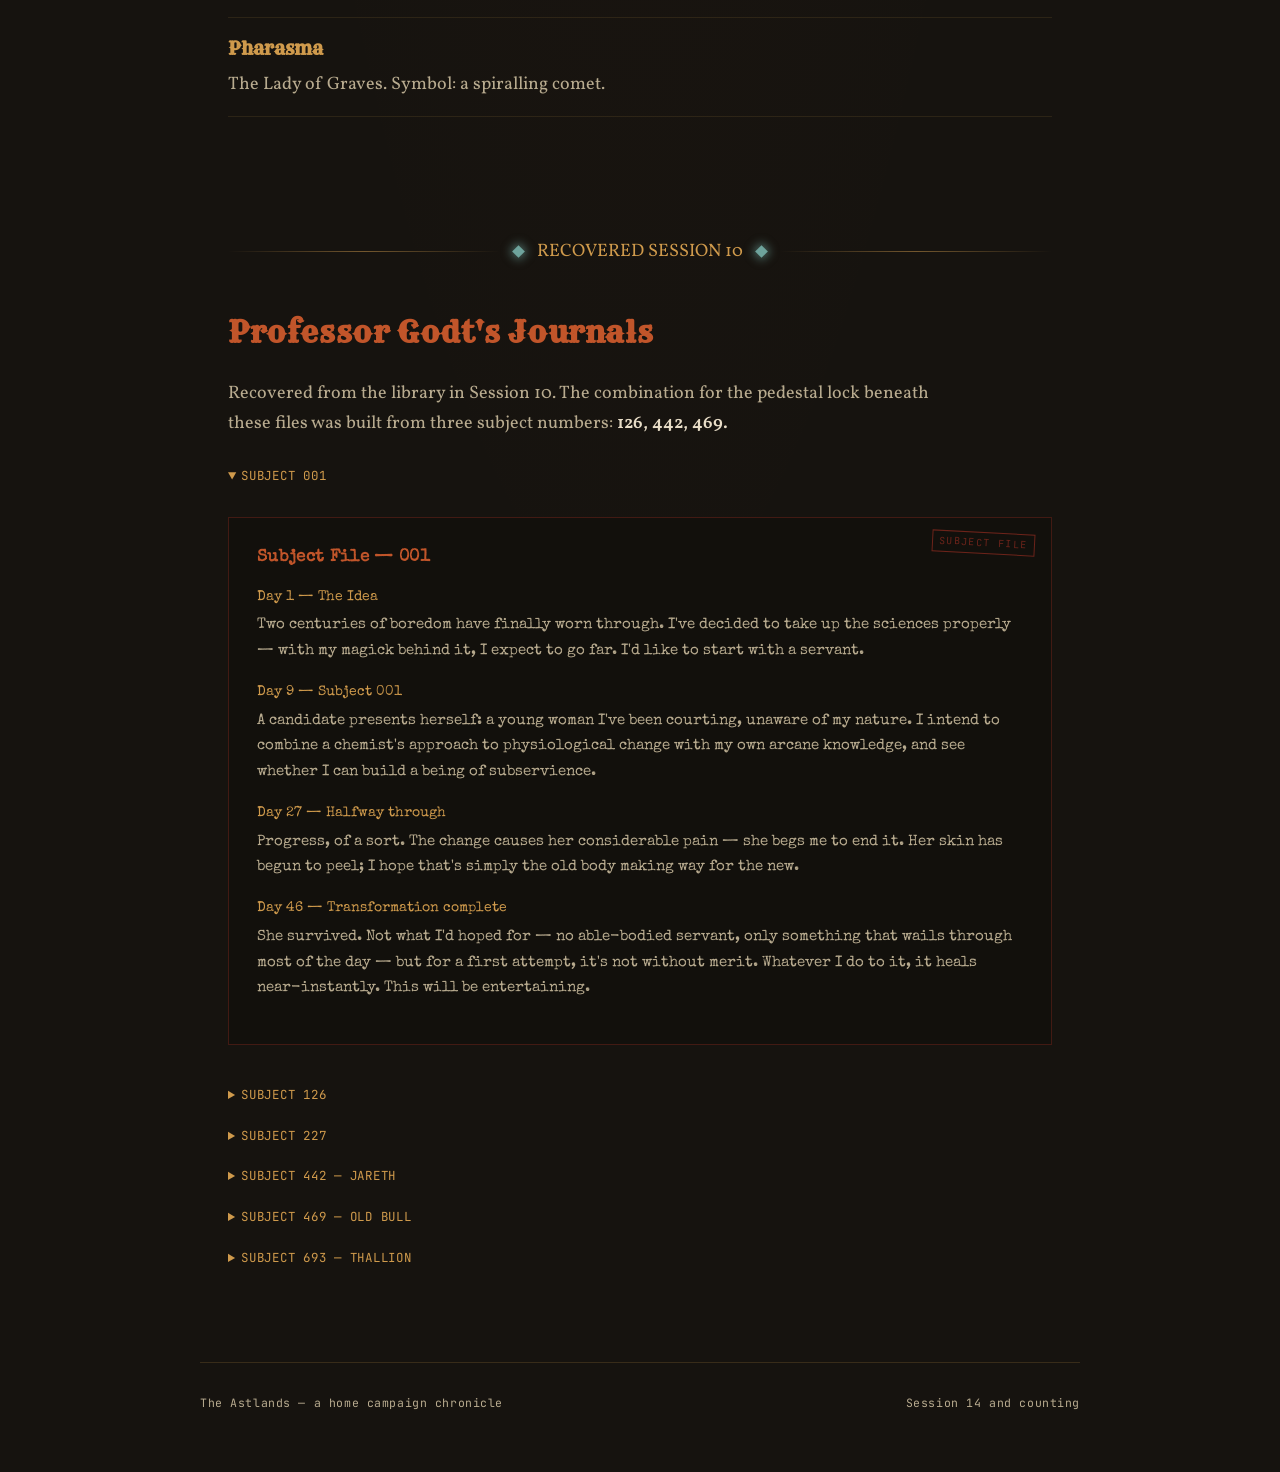
<file: lore.html>
<!doctype html>
<html lang="en">
<head>
<meta charset="utf-8">
<meta name="viewport" content="width=device-width, initial-scale=1">
<title>Lore &amp; Journals · The Astlands</title>
<link rel="stylesheet" href="style.css?v=8">
<link rel="icon" type="image/svg+xml" href="favicon.svg">
<link rel="icon" type="image/png" sizes="32x32" href="favicon-32.png">
<link rel="apple-touch-icon" href="apple-touch-icon.png">
</head>
<body id="page-top">

<header class="site-header">
  <div class="wrap">
    <div class="brand-row">
      <div>
        <div class="brand">THE <span>ASTLANDS</span></div>
        <div class="brand-tag">A Campaign Chronicle · The Blighted West</div>
      </div>
      <div class="search-widget print-hide">
        <input type="search" id="site-search" placeholder="Search the Astlands..." autocomplete="off" aria-label="Search the site">
        <div class="search-results" id="search-results"></div>
      </div>
    </div>
    <nav class="main-nav">
      <a href="index.html">Story So Far</a>
      <a href="sessions.html">Sessions</a>
      <a href="party.html">The Party</a>
      <a href="npcs.html">NPCs</a>
      <a href="world.html">The World</a>
      <a href="lore.html" class="active">Lore &amp; Journals</a>
      <a href="tales.html">Tales of the Astlands</a>
      <a href="quests.html">Quests &amp; Threads</a>
      <a href="recap.html">Previously On</a>
      <a href="tools.html">Tools</a>
    </nav>
  </div>
</header>

<main class="wrap">

  <section class="hero" style="padding-bottom:20px;">
    <div class="eyebrow">What Mortal Kind Remembers</div>
    <h1 style="font-size:clamp(2.2rem,6vw,3.2rem);">Lore &amp; Journals</h1>
    <p class="lede">The world before, the rules that keep it broken now, and the notes of a man who calls himself the Professor.</p>
  </section>

  <nav class="session-jump" aria-label="Jump to section">
    <span class="session-jump-label">Jump to</span>
    <a href="#section-lore">Lore</a>
    <a href="#section-deities">Deities</a>
    <a href="#section-journals">Journals</a>
  </nav>

  <section class="block" id="section-lore">
    <h2 class="section-title">Lore</h2>
    <div class="entry-list">
      <div class="item" id="lore-funeral-rites">
        <h4>Funeral Rites</h4>
        <p>Bodies are wrapped in cloth and set on the water, where they float to the waterfall and fall into the Drop. It's been the ritual of Abrams Rest for decades. In <a href="sessions.html#session-14">Session 14</a>, the party laid <a href="party.html#pc-luxem">Luxem</a> on one of the shelves prepared for the dead at <a href="world.html#loc-church-of-abram">the Church of Abram</a>, where the elder asked whether they understood how the church honours those who have passed.</p>
      </div>
      <div class="item" id="lore-devastation">
        <h4>The Great Devastation</h4>
        <p>A thousand years ago, a great calamity befell the world. What exactly happened, mortal kind no longer remembers — but the effects remain to this day.</p>
      </div>
      <div class="item" id="lore-magic">
        <h4>Magic</h4>
        <p>Anyone in the Blighted West who displays magical tendencies risks being captured and put to work producing crops, water, food, and other services. It's normal to hide magical ability entirely to avoid that fate.</p>
      </div>
      <div class="item" id="lore-old-world">
        <h4>The Old World</h4>
        <p>The name given to the world before the Great Devastation.</p>
      </div>
      <div class="item" id="lore-collars">
        <h4>Slave Collars</h4>
        <p>Runic collars suppress a magic user's abilities entirely, except for whichever single spell happens to align with the runes worked into the collar.</p>
      </div>
      <div class="item" id="lore-slavery">
        <h4>Slavery</h4>
        <p>Slavery exists throughout the Blighted West, particularly the enslavement of people with magical abilities, captured and used to magically produce crops, water, and food.</p>
      </div>
      <div class="item" id="lore-water">
        <h4>Water</h4>
        <p>Most naturally occurring water is acidic and toxic to nearly all life — even the oceans surrounding the Blighted West.</p>
      </div>
      <div class="item" id="lore-marhesh-dar">
        <h4>Marhesh Dar, the Mad Jester King</h4>
        <p>A king remembered for testing people's worth purely for his own amusement. He left trial vaults scattered across the continent — survive what's inside, and sometimes you kept what you found. In <a href="sessions.html#session-13">Session 13</a>, the Professor offered the party deputation in exchange for clearing one of these vaults, believed to hold a substantial quantity of magicite, so the Baron's miners could continue working that stretch of <a href="world.html#loc-drop">the Drop</a>.</p>
      </div>
    </div>
  </section>

  <div class="divider"><div class="gem"></div>THE PANTHEON<div class="gem"></div></div>

  <section class="block" id="section-deities">
    <span class="source-tag tale">Tale</span>
    <h2 class="section-title">Deities</h2>
    <p class="prose" style="color:var(--bone-dim); max-width:65ch; margin-bottom:20px;">Described in a mural found in an underground chamber, from one of the <a href="tales.html">tales</a>. Jarák was already known to the party through Hylanku's own faith.</p>
    <div class="entry-list">
      <div class="item" id="deity-algrida">
        <h4>Algrida</h4>
        <p>Goddess of Love and War. Her symbol is a warhammer.</p>
      </div>
      <div class="item" id="deity-elryn">
        <h4>Elryn</h4>
        <p>The Father of Dragons, and one of the first gods to leave Chaos. Gave Gozreh the elements to create the universe, and is also called the Master of All Elements — usually depicted with ice or water, said to be his preference. A mural found beneath the Blighted West shows him using his breath and the other gods' power to seal something called "the Worldbreaker" behind a barrier, after his own cage was broken.</p>
        <details class="image-toggle">
          <summary>View the mural</summary>
          <img src="images/tales/jane-mural.jpg" alt="A carved chamber deep underground, showing a huge dragon mural surrounded by statues and divine symbols.">
        </details>
      </div>
      <div class="item" id="deity-gozreh">
        <h4>Gozreh</h4>
        <p>Received the elements from Elryn to create the universe. Her symbol — a leaf with a drop of water — sits at the very centre of the sealing mural, within Elryn's own breath.</p>
      </div>
      <div class="item" id="deity-jarak">
        <h4>Jarák</h4>
        <p>God of Earth and Mountain, depicted as a bull with six horns. The god Hylanku and <a href="npcs.html#npc-old-bull">Old Bull</a> follow. In <a href="sessions.html#session-14">Session 14</a>, Hylanku reached for Jarák and felt his power straining to break through to him, as though something stood in the way.</p>
      </div>
      <div class="item" id="deity-manarach">
        <h4>Manarach</h4>
        <p>God of the Shadows. Symbol: a lizard beneath a crescent moon.</p>
      </div>
      <div class="item" id="deity-nymia">
        <h4>Nymia</h4>
        <p>Goddess of Song and Dreams. Symbol: a lute and a butterfly.</p>
      </div>
      <div class="item" id="deity-orf">
        <h4>Orf</h4>
        <p>God of Tricks and Charm. Symbol: a silver tongue before a crown. In <a href="sessions.html#session-13">Session 13</a>, <a href="npcs.html#npc-ort">Ort</a> gave Quercucoonie a book, bound in Orf's symbol, telling — as a limerick — how Orf once helped the Tenuki protect the Lang Tree from the Great Devastation with a spell and an artefact. Not to be confused with Orth, the god Quercucoonie himself prays to, or with Ort's own name, which only sounds like either.</p>
      </div>
      <div class="item" id="deity-pharasma">
        <h4>Pharasma</h4>
        <p>The Lady of Graves. Symbol: a spiralling comet.</p>
      </div>
    </div>
  </section>

  <div class="divider"><div class="gem"></div>RECOVERED SESSION 10<div class="gem"></div></div>

  <section class="block" id="section-journals">
    <h2 class="section-title">Professor Godt's Journals</h2>
    <p class="prose" style="color:var(--bone-dim); max-width:65ch;">Recovered from the library in Session 10. The combination for the pedestal lock beneath these files was built from three subject numbers: <strong style="color:var(--bone)">126, 442, 469.</strong></p>

    <details class="journal-toggle" open id="subject-001">
      <summary>Subject 001</summary>
      <div class="journal">
        <h4>Subject File — 001</h4>
        <div class="entry"><span class="day">Day 1 — The Idea</span>Two centuries of boredom have finally worn through. I've decided to take up the sciences properly — with my magick behind it, I expect to go far. I'd like to start with a servant.</div>
        <div class="entry"><span class="day">Day 9 — Subject 001</span>A candidate presents herself: a young woman I've been courting, unaware of my nature. I intend to combine a chemist's approach to physiological change with my own arcane knowledge, and see whether I can build a being of subservience.</div>
        <div class="entry"><span class="day">Day 27 — Halfway through</span>Progress, of a sort. The change causes her considerable pain — she begs me to end it. Her skin has begun to peel; I hope that's simply the old body making way for the new.</div>
        <div class="entry"><span class="day">Day 46 — Transformation complete</span>She survived. Not what I'd hoped for — no able-bodied servant, only something that wails through most of the day — but for a first attempt, it's not without merit. Whatever I do to it, it heals near-instantly. This will be entertaining.</div>
      </div>
    </details>

    <details class="journal-toggle" id="subject-126">
      <summary>Subject 126</summary>
      <div class="journal">
        <h4>Subject File — 126</h4>
        <div class="entry"><span class="day">Day 1</span>A new specimen, following the loss of the last: a young male ape taken from the banks of the Nanji River, cousin to the Vanarans. Watched him fell a stray zinza with a thrown rock — good aim, real intention behind it. Put him to sleep while he ate his prize.</div>
        <div class="entry"><span class="day">Day 18 — three doses weekly</span>His metamorphosis has begun. A puzzle that should take an ape three hours, he solved in thirty seconds. Verbal comprehension is coming along too, though he hasn't spoken yet. Increasing the dosage from here.</div>
        <div class="entry"><span class="day">Day 57 — two doses daily</span>Motor skills much improved — he can hold and use a knife with real purpose. His spine is reshaping toward bipedal posture. Coupled with his natural physicality, he'll make a ferocious warrior. The changes seem to happen while he sleeps; I've started casting silence over his cage at night to study it further. He's stopped looking at me with rage. I've noticed him counting exits.</div>
        <div class="entry"><span class="day">Day 237 — Termination of experiment</span>The mages have found what they were looking for, and this world is about to end. I've placed the subject in cryogenic stasis and hope he remains until I return. I warned that fool Abram. Now I have to clean up his mess. Before I go, I should give him a name.</div>
      </div>
    </details>

    <details class="journal-toggle" id="subject-227">
      <summary>Subject 227</summary>
      <div class="journal">
        <h4>Subject File — 227</h4>
        <div class="entry"><span class="day">Day 1</span>Another attempt with the virus, still short a subject to take it as well as 126. A gnome female, young in her adult life — hoping her vigour and intellect help this along. Subjects have been hard to come by since what people are now calling "the Great Devastation," but beggars can't be choosers.</div>
        <div class="entry"><span class="day">Day 25 — two doses daily</span>Speeding things up, brute force where finesse hasn't worked. No sign of improvement, only wailing.</div>
        <div class="entry"><span class="day">Day 44 — To the pile</span>Complete failure. The gnome grew in size — a sign, I'd thought — but it didn't hold. Adding her to the pile. The undead husks will be useful eventually.</div>
      </div>
    </details>

    <details class="journal-toggle" id="subject-442">
      <summary>Subject 442 — Jareth</summary>
      <div class="journal">
        <h4>Subject File — 442</h4>
        <div class="entry"><span class="day">Day 1 — The morning after the arrests</span>The Baron put down the coup before it truly began — mortals playing out the same performance, a thousand years on. Something more interesting happened last night, though: a surge of magick from Resident Square, crone magic specifically. Haven't felt that in a long while. I've told Lorcend to bring me anything found — people, corpses, either.</div>
        <div class="entry"><span class="day">Day 2 — Subject 442</span>A delight. A young man, stabbed through the neck, and he still breathes. Stabilised for now — the magick keeping him alive is hag work, unmistakably. Poor boy, whatever he did to earn one of those creatures' contempt. It's been a long time since I've met power close to my own. I wonder if I could make contact.</div>
        <div class="entry"><span class="day">Day 21 — Contact made</span>A sweet hag, going by Callow May. The boy was her son's lover, and she couldn't allow that — so she cursed him never to die, and never to heal. I may do as I please with him; she won't lift the curse, and I wouldn't want her to. She's asked to be told if anyone comes looking for him. I gave my word.</div>
        <div class="entry"><span class="day">Day 63 — Piece by piece</span>I can remove enormous sections of him now and replace them with parts from far larger, stronger creatures — I've finally used the dragon hide I'd been saving. He may be the ultimate weapon before I'm through. Perhaps even the vessel I've been looking for.</div>
      </div>
    </details>

    <details class="journal-toggle" id="subject-469">
      <summary>Subject 469 — Old Bull</summary>
      <div class="journal">
        <h4>Subject File — 469</h4>
        <div class="entry"><span class="day">Day 1</span>Lorcend brought me a cadaver "to play with," his words — an elderly minotaur male. Minotaurs are vanishingly rare now; I've little use for an aged corpse. Though I recall reading their bones hold the strength of iron even into old age. Might have some use after all.</div>
        <div class="entry"><span class="day">Day 23 — Beginning the ritual</span>Decided to use him as a guardian for my home. Ingredients needed: corpse-flower root, a live small animal, a flawless obsidian gemstone to bind the magicks. The gem will be hardest to find — I recall a mine somewhere in the Blight that might still stand.</div>
        <div class="entry"><span class="day">Day 39 — Ingredients found</span>Asked Lorcend to bring the minotaur's belongings along with everything else. Nothing of note, save an amulet — the Horns of Bos, the Minotaur Emperor's royal guard — and a war axe. Odd that he carried it; the Minotaur Empire was lost to the Night Plains long ago. No matter — with this axe, he'll make a fine guard.</div>
        <div class="entry"><span class="day">Day 42 — A new guard</span>Had to discard most of the flesh and work from the skeleton alone, but the strength held. He obeys without question — nothing of his soul remains. Took some muscle and a horn for my prized subject. He'll look incredible.</div>
      </div>
    </details>

    <details class="journal-toggle" id="subject-693">
      <summary>Subject 693 — Thallion</summary>
      <div class="journal">
        <h4>Subject File — 693</h4>
        <div class="entry"><span class="day">Day 1 — An offer</span>The brute who runs the Colosseum claims to have an animal unlike anything he's seen — some kind of deer or caribou. Should be impossible; nothing like that survives anymore. Asked him to deliver it as soon as he can.</div>
        <div class="entry"><span class="day">Day 4</span>The animal is no longer in his possession. Most displeased.</div>
      </div>
    </details>

  </section>

</main>

<footer class="site-footer wrap">
  <span>The Astlands — a home campaign chronicle</span>
  <span>Session 14 and counting</span>
</footer>

<a href="#page-top" class="back-to-top" aria-label="Back to top">&#8593; TOP</a>

<script src="search-data.js"></script>
<script src="search.js"></script>

</body>
</html>
</file>
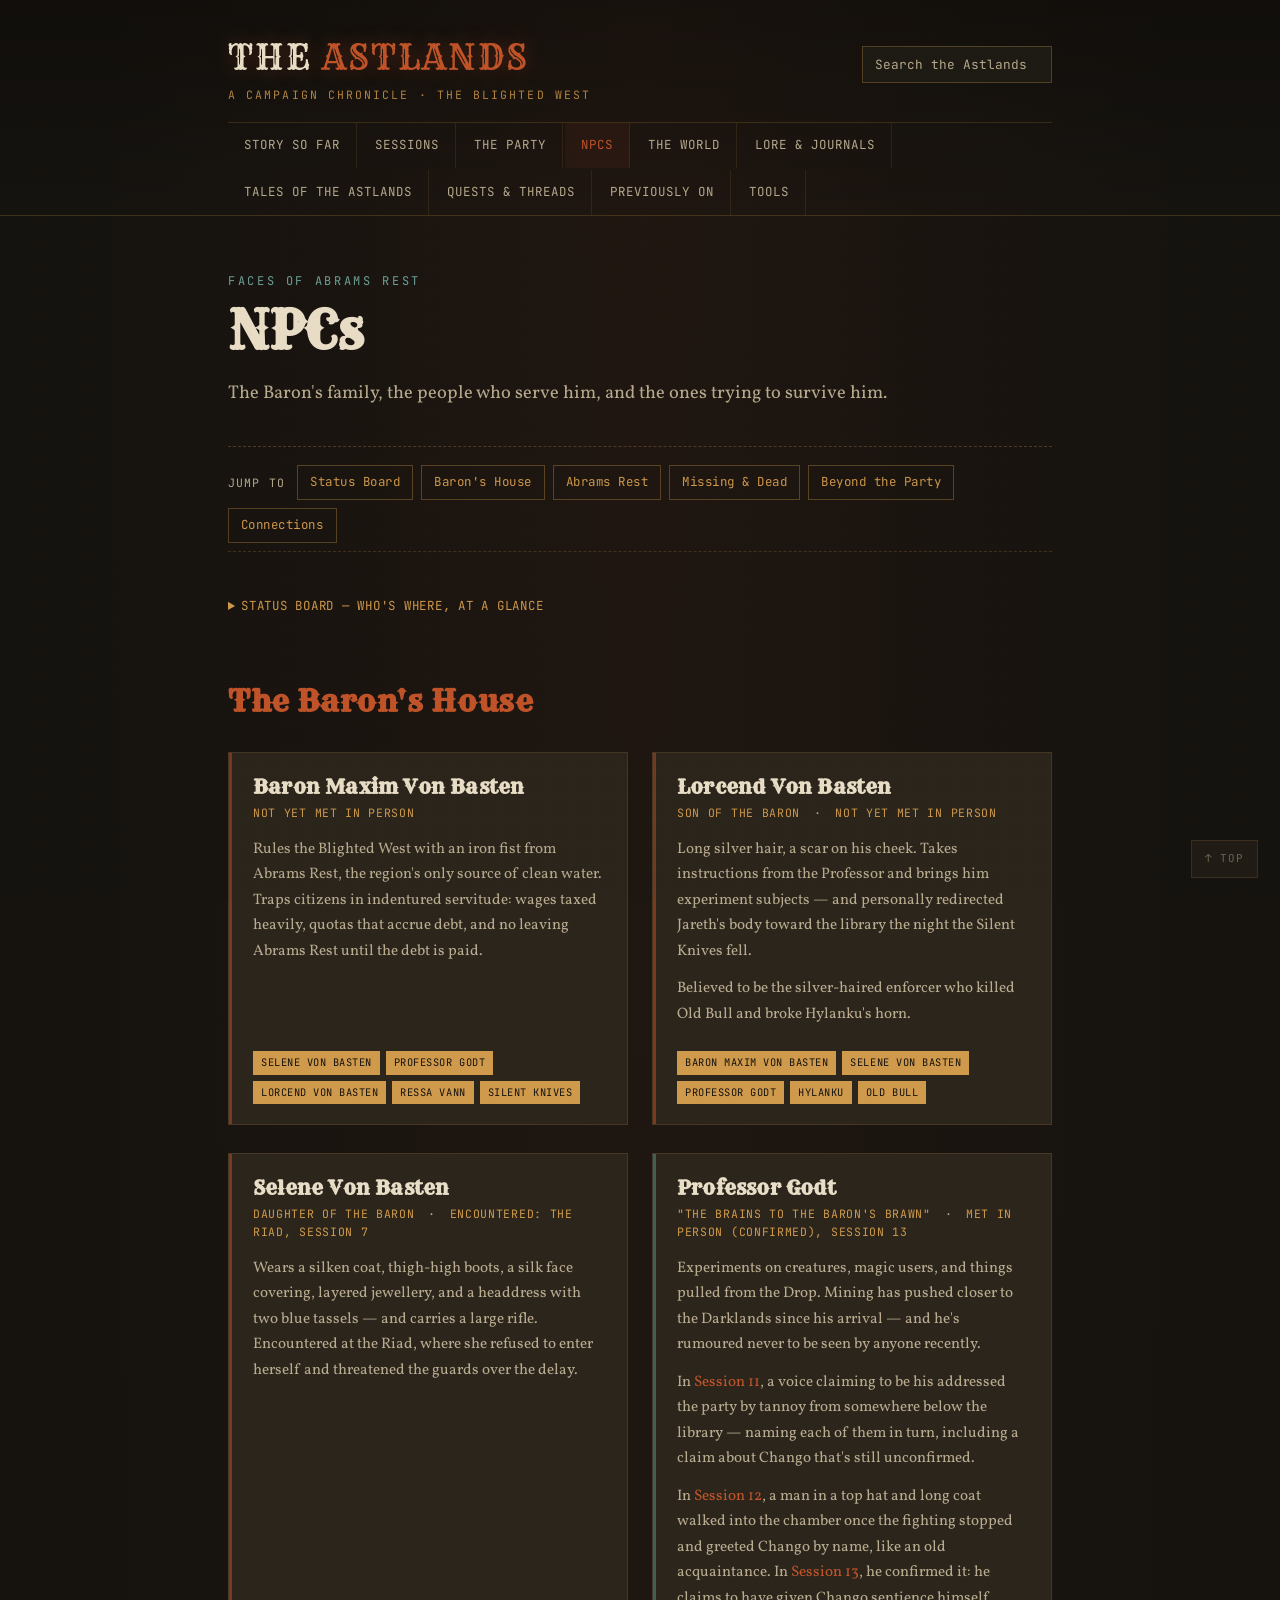
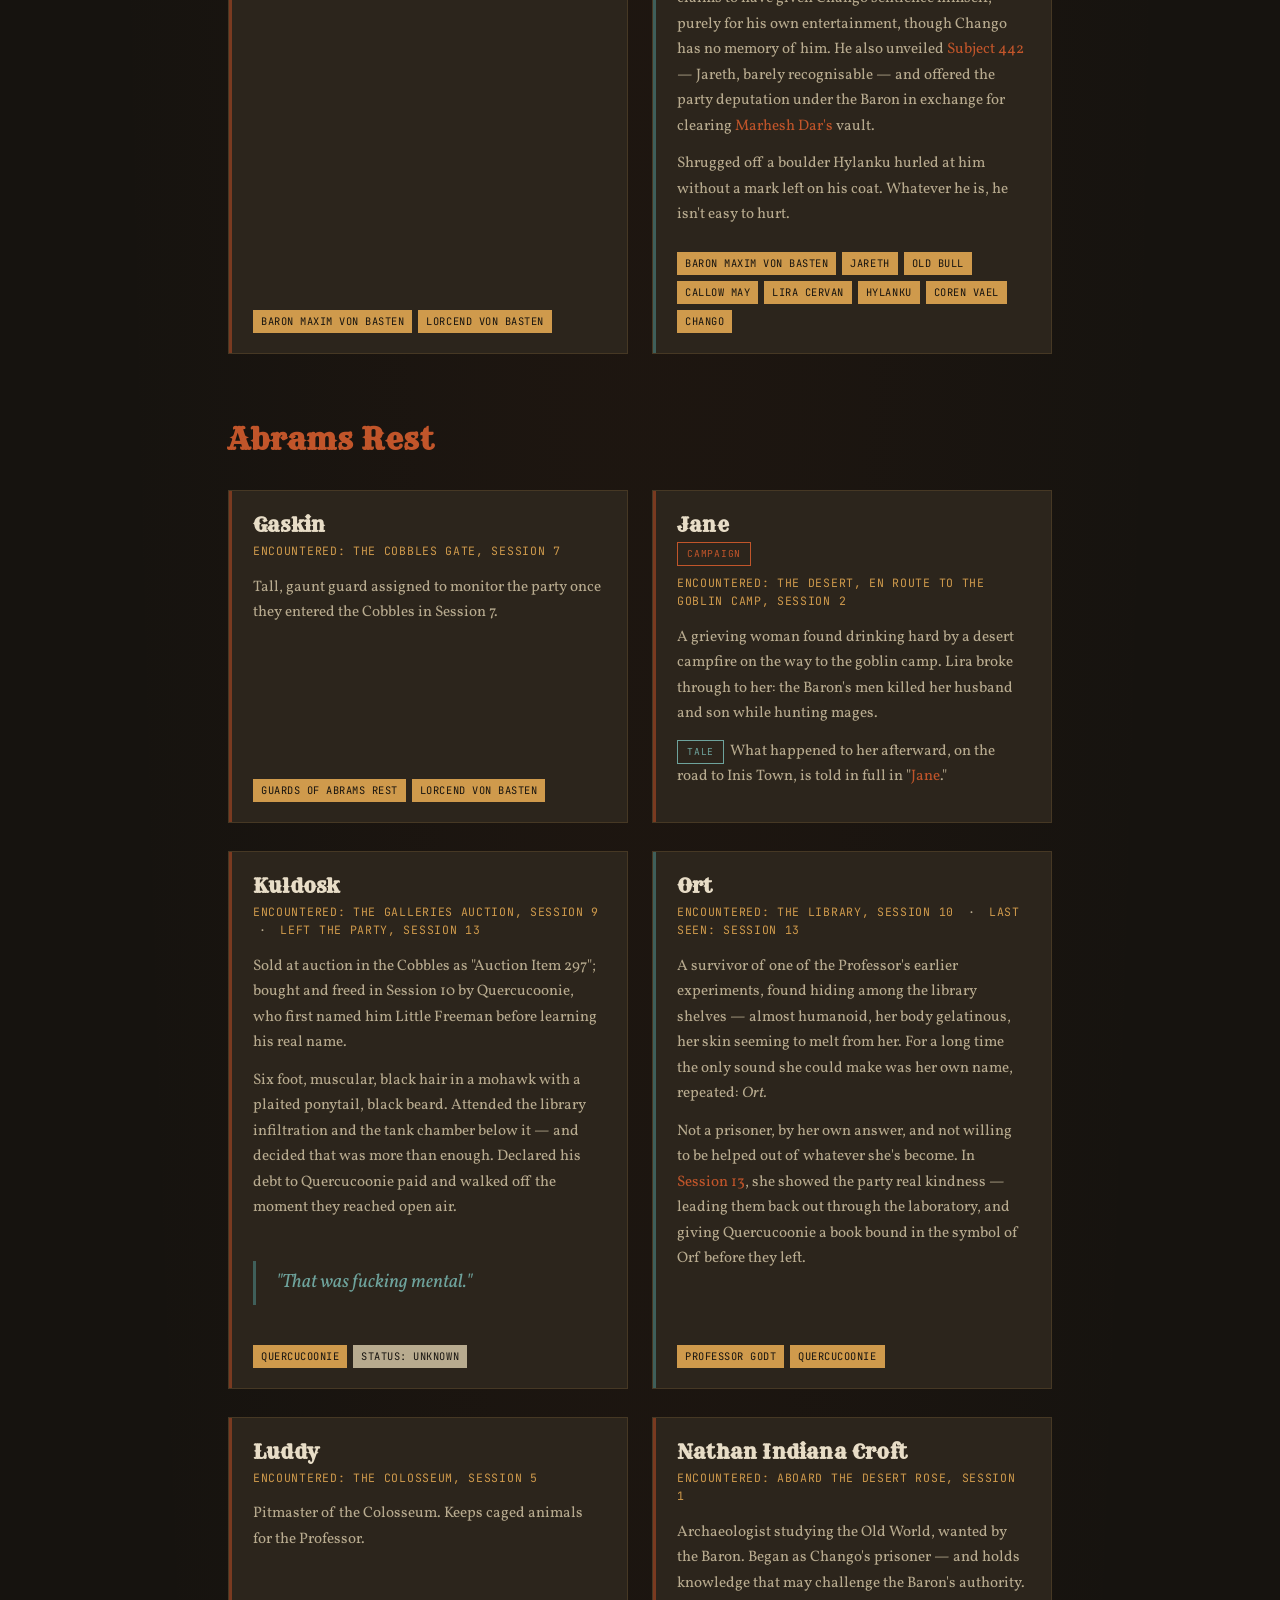
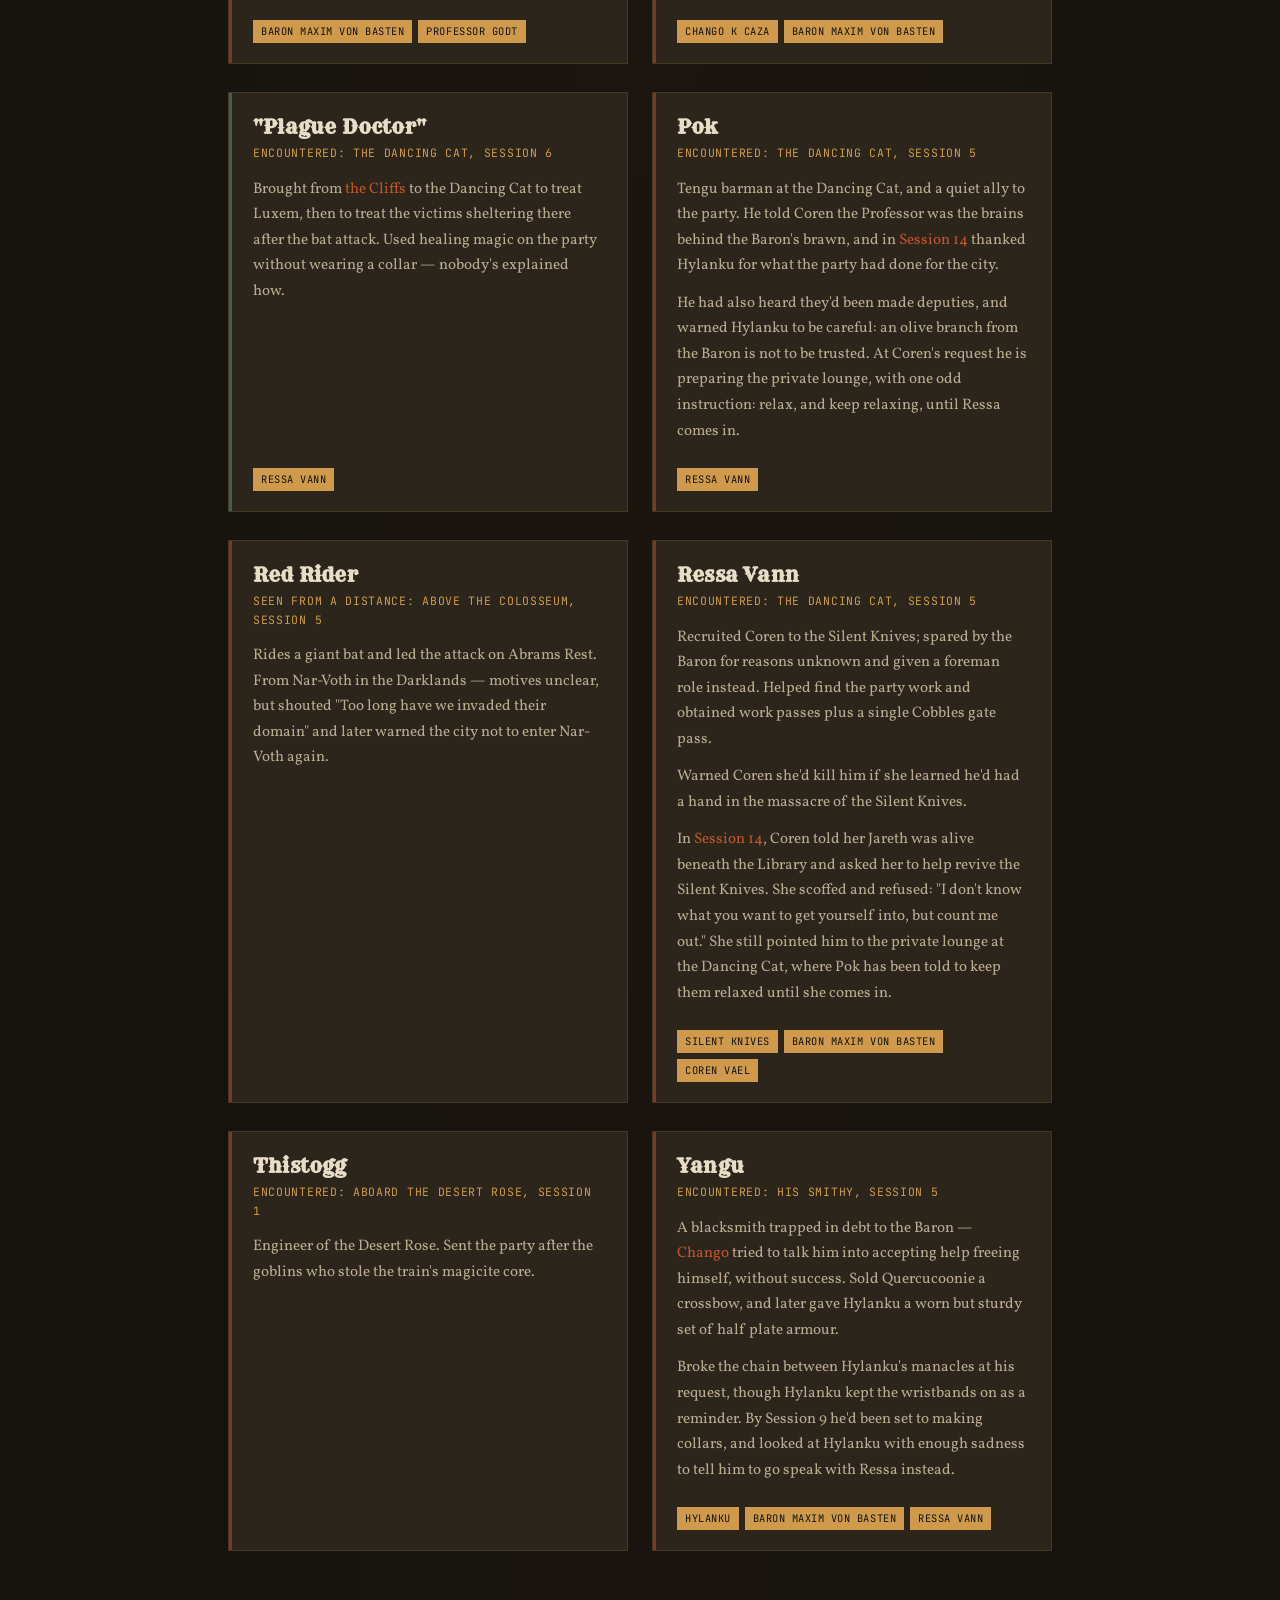
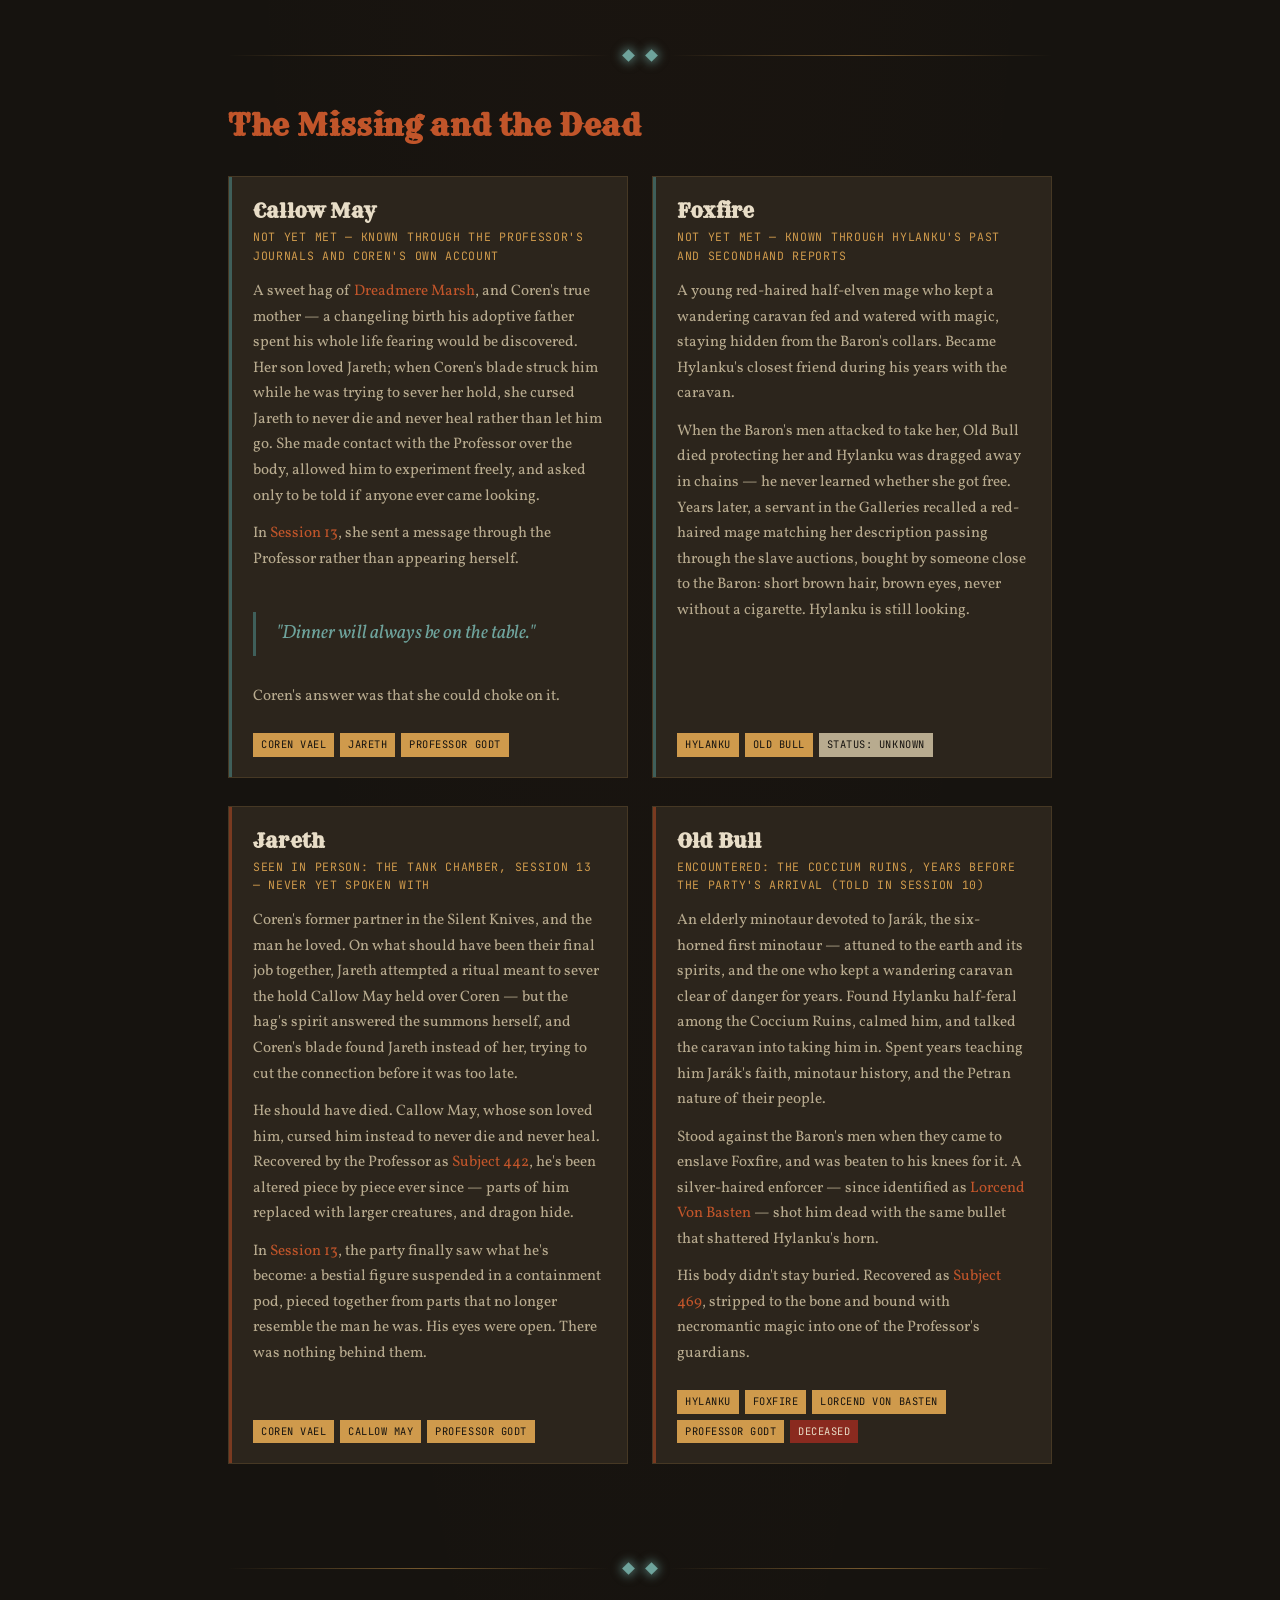
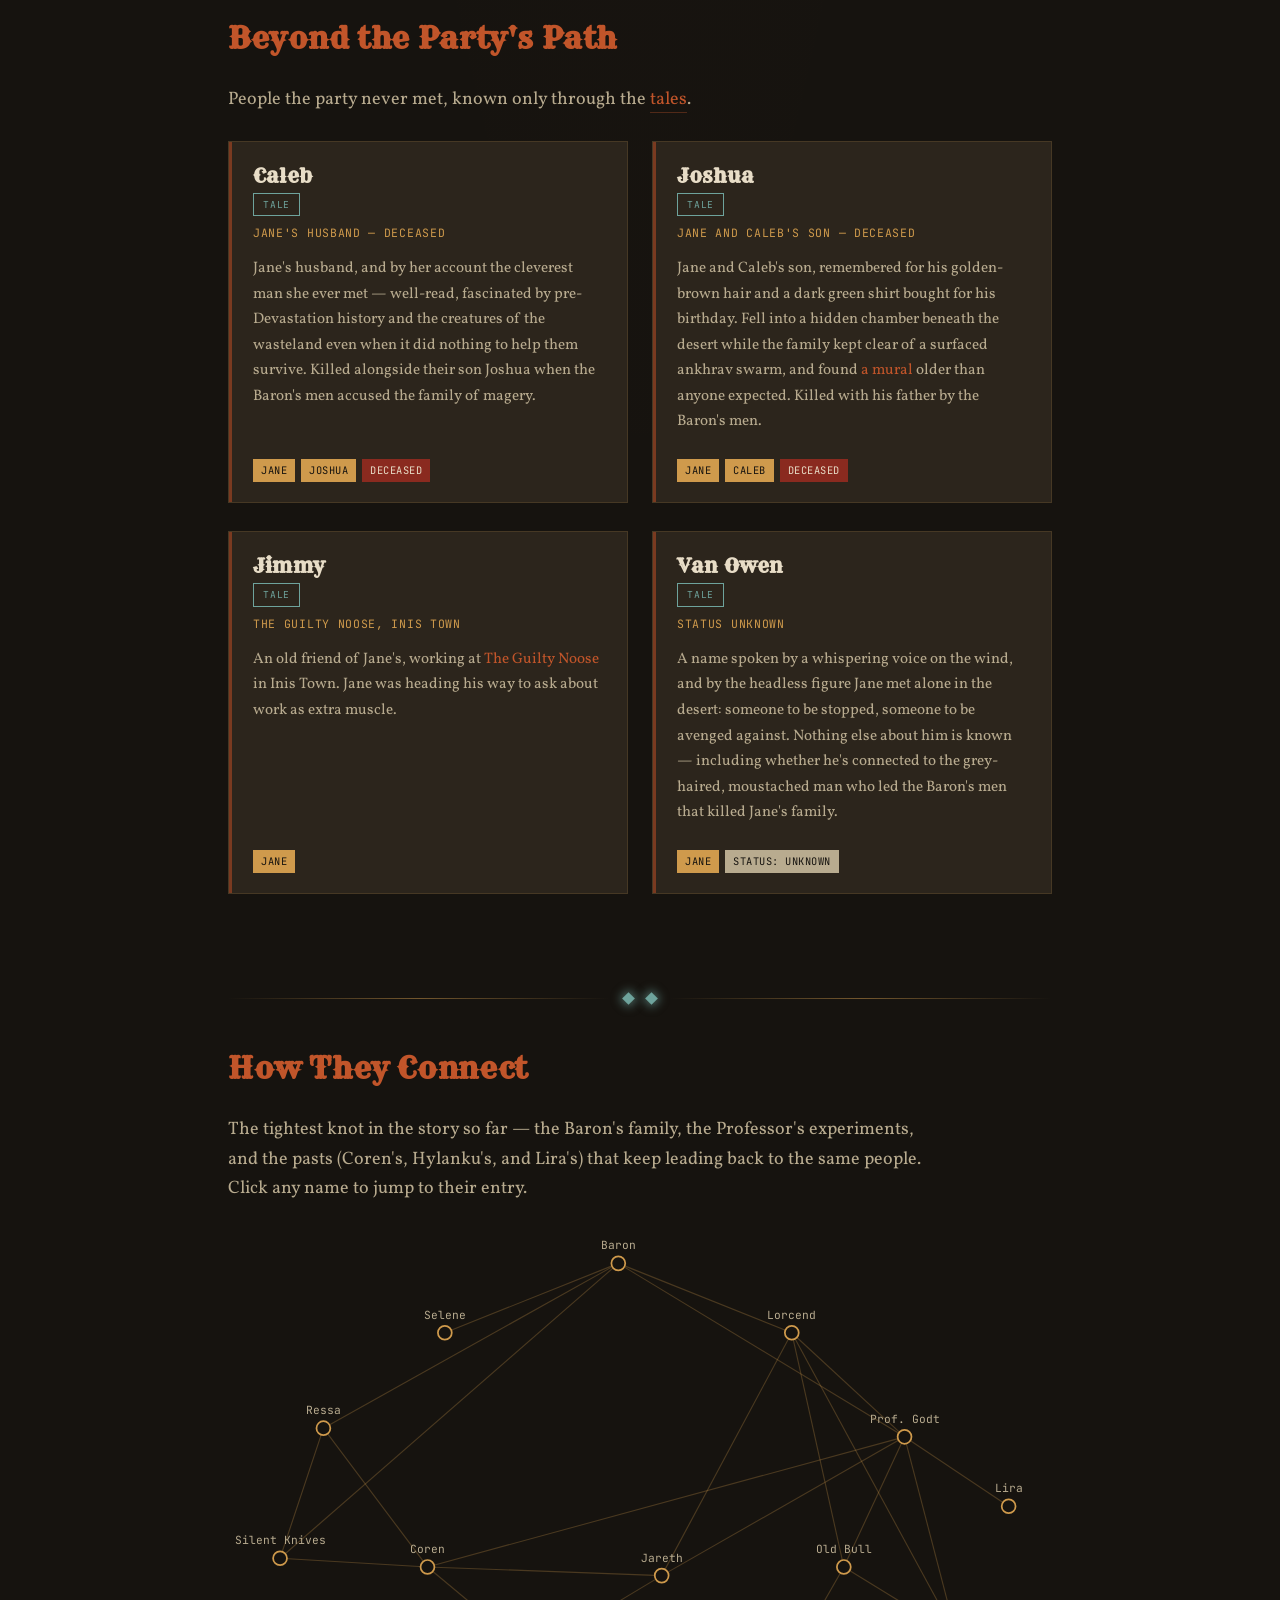
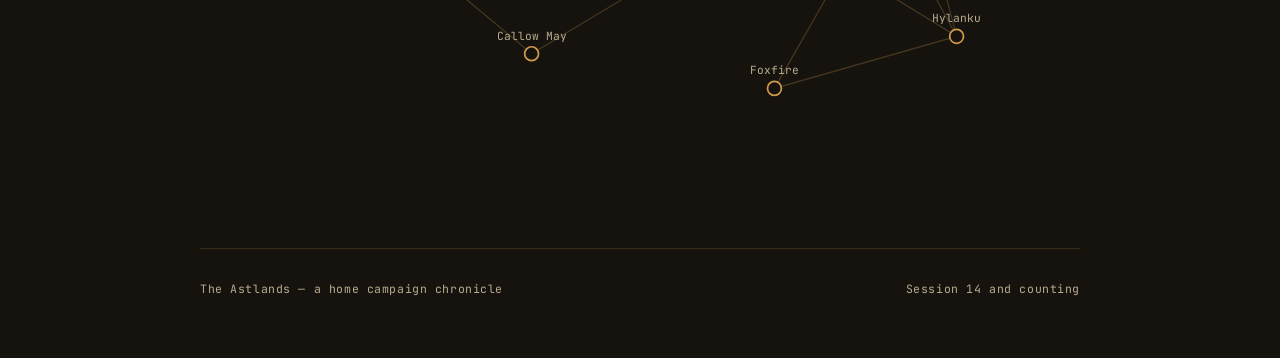
<file: npcs.html>
<!doctype html>
<html lang="en">
<head>
<meta charset="utf-8">
<meta name="viewport" content="width=device-width, initial-scale=1">
<title>NPCs · The Astlands</title>
<link rel="stylesheet" href="style.css?v=8">
<link rel="icon" type="image/svg+xml" href="favicon.svg">
<link rel="icon" type="image/png" sizes="32x32" href="favicon-32.png">
<link rel="apple-touch-icon" href="apple-touch-icon.png">
</head>
<body id="page-top">

<header class="site-header">
  <div class="wrap">
    <div class="brand-row">
      <div>
        <div class="brand">THE <span>ASTLANDS</span></div>
        <div class="brand-tag">A Campaign Chronicle · The Blighted West</div>
      </div>
      <div class="search-widget print-hide">
        <input type="search" id="site-search" placeholder="Search the Astlands..." autocomplete="off" aria-label="Search the site">
        <div class="search-results" id="search-results"></div>
      </div>
    </div>
    <nav class="main-nav">
      <a href="index.html">Story So Far</a>
      <a href="sessions.html">Sessions</a>
      <a href="party.html">The Party</a>
      <a href="npcs.html" class="active">NPCs</a>
      <a href="world.html">The World</a>
      <a href="lore.html">Lore &amp; Journals</a>
      <a href="tales.html">Tales of the Astlands</a>
      <a href="quests.html">Quests &amp; Threads</a>
      <a href="recap.html">Previously On</a>
      <a href="tools.html">Tools</a>
    </nav>
  </div>
</header>

<main class="wrap">

  <section class="hero" style="padding-bottom:20px;">
    <div class="eyebrow">Faces of Abrams Rest</div>
    <h1 style="font-size:clamp(2.2rem,6vw,3.2rem);">NPCs</h1>
    <p class="lede">The Baron's family, the people who serve him, and the ones trying to survive him.</p>
  </section>

  <nav class="session-jump" aria-label="Jump to section">
    <span class="session-jump-label">Jump to</span>
    <a href="#section-status-board">Status Board</a>
    <a href="#section-baron-house">Baron's House</a>
    <a href="#section-abrams-rest">Abrams Rest</a>
    <a href="#section-missing-dead">Missing &amp; Dead</a>
    <a href="#section-tales-cast">Beyond the Party</a>
    <a href="#section-connections">Connections</a>
  </nav>

  <section class="block" id="section-status-board">
    <details class="journal-toggle status-board">
      <summary>Status Board — who's where, at a glance</summary>
      <div class="status-table-wrap">
        <table class="status-table">
          <colgroup><col class="s-name"><col class="s-status"><col class="s-encountered"><col class="s-lastseen"></colgroup>
          <thead><tr><th>Name</th><th>Status</th><th>Encountered</th><th>Last Seen</th></tr></thead>
          <tbody>
            <tr><td><a href="npcs.html#npc-baron">Baron Maxim Von Basten</a></td><td class="s-unmet">Not yet met</td><td>—</td><td>—</td></tr>
            <tr><td><a href="npcs.html#npc-callow-may">Callow May</a></td><td class="s-unknown">Unknown</td><td>Not yet met</td><td>—</td></tr>
            <tr><td><a href="npcs.html#npc-foxfire">Foxfire</a></td><td class="s-unknown">Unknown</td><td>Not yet met</td><td>—</td></tr>
            <tr><td><a href="npcs.html#npc-gaskin">Gaskin</a></td><td class="s-alive">Alive</td><td>The Cobbles gate, Session 7</td><td>Session 8</td></tr>
            <tr><td><a href="npcs.html#npc-jane">Jane</a></td><td class="s-alive">Alive</td><td>The desert, Session 2</td><td>Session 2</td></tr>
            <tr><td><a href="npcs.html#npc-jareth">Jareth</a></td><td class="s-alive">Alive — cursed, caged, barely recognisable</td><td>The tank chamber, Session 13</td><td>Session 13</td></tr>
            <tr><td><a href="npcs.html#npc-kuldosk">Kuldosk</a></td><td class="s-alive">Alive — left the party</td><td>The Galleries, Session 9</td><td>Session 13</td></tr>
            <tr><td><a href="npcs.html#npc-lorcend">Lorcend Von Basten</a></td><td class="s-unmet">Not yet met</td><td>—</td><td>—</td></tr>
            <tr><td><a href="npcs.html#npc-luddy">Luddy</a></td><td class="s-alive">Alive</td><td>The Colosseum, Session 5</td><td>Session 5</td></tr>
            <tr><td><a href="npcs.html#npc-nathan">Nathan Indiana Croft</a></td><td class="s-alive">Alive — travelling with the party</td><td>Aboard the Desert Rose, Session 1</td><td>Session 6</td></tr>
            <tr><td><a href="npcs.html#npc-old-bull">Old Bull</a></td><td class="s-dead">Deceased</td><td>The Coccium Ruins (Session 10 flashback)</td><td>Session 10 (flashback)</td></tr>
            <tr><td><a href="npcs.html#npc-ort">Ort</a></td><td class="s-alive">Alive — remains in the library</td><td>The library, Session 10</td><td>Session 13</td></tr>
            <tr><td><a href="npcs.html#npc-plague-doctor">"Plague Doctor"</a></td><td class="s-alive">Alive</td><td>The Dancing Cat, Session 6</td><td>Session 6</td></tr>
            <tr><td><a href="npcs.html#npc-pok">Pok</a></td><td class="s-alive">Alive</td><td>The Dancing Cat, Session 5</td><td>Session 14</td></tr>
            <tr><td><a href="npcs.html#npc-professor-godt">Professor Godt</a></td><td class="s-alive">Met in person (confirmed)</td><td>Tannoy, Session 11</td><td>Session 13</td></tr>
            <tr><td><a href="npcs.html#npc-red-rider">Red Rider</a></td><td class="s-unknown">Seen, not met</td><td>Above the Colosseum, Session 5</td><td>Session 6</td></tr>
            <tr><td><a href="npcs.html#npc-ressa">Ressa Vann</a></td><td class="s-alive">Alive</td><td>The Dancing Cat, Session 5</td><td>Session 14</td></tr>
            <tr><td><a href="npcs.html#npc-selene">Selene Von Basten</a></td><td class="s-alive">Alive</td><td>The Riad, Session 7</td><td>Session 7</td></tr>
            <tr><td><a href="npcs.html#npc-thistogg">Thistogg</a></td><td class="s-alive">Alive</td><td>Aboard the Desert Rose, Session 1</td><td>Session 5</td></tr>
            <tr><td><a href="npcs.html#npc-yangu">Yangu</a></td><td class="s-alive">Alive</td><td>His smithy, Session 5</td><td>Session 9</td></tr>
          </tbody>
        </table>
      </div>
    </details>
  </section>

  <section class="block" id="section-baron-house">
    <h2 class="section-title">The Baron's House</h2>
    <div class="card-grid">

      <div class="card" id="npc-baron">
        <h4>Baron Maxim Von Basten</h4>
        <div class="meta">Not yet met in person</div>
        <p class="card-bio">Rules the Blighted West with an iron fist from Abrams Rest, the region's only source of clean water. Traps citizens in indentured servitude: wages taxed heavily, quotas that accrue debt, and no leaving Abrams Rest until the debt is paid.</p>
        <div class="tag-row"><a class="tag" href="npcs.html#npc-selene">Selene Von Basten</a><a class="tag" href="npcs.html#npc-professor-godt">Professor Godt</a><a class="tag" href="npcs.html#npc-lorcend">Lorcend Von Basten</a><a class="tag" href="npcs.html#npc-ressa">Ressa Vann</a><a class="tag" href="world.html#faction-silent-knives">Silent Knives</a></div>
      </div>

      <div class="card" id="npc-lorcend">
        <h4>Lorcend Von Basten</h4>
        <div class="meta">Son of the Baron <span class="sep">·</span> Not yet met in person</div>
        <p class="card-bio">Long silver hair, a scar on his cheek. Takes instructions from the Professor and brings him experiment subjects — and personally redirected Jareth's body toward the library the night the Silent Knives fell.</p>
        <p class="card-bio">Believed to be the silver-haired enforcer who killed Old Bull and broke Hylanku's horn.</p>
        <div class="tag-row"><a class="tag" href="npcs.html#npc-baron">Baron Maxim Von Basten</a><a class="tag" href="npcs.html#npc-selene">Selene Von Basten</a><a class="tag" href="npcs.html#npc-professor-godt">Professor Godt</a><a class="tag" href="party.html#pc-hylanku">Hylanku</a><a class="tag" href="npcs.html#npc-old-bull">Old Bull</a></div>
      </div>

      <div class="card" id="npc-selene">
        <h4>Selene Von Basten</h4>
        <div class="meta">Daughter of the Baron <span class="sep">·</span> Encountered: The Riad, Session 7</div>
        <p class="card-bio">Wears a silken coat, thigh-high boots, a silk face covering, layered jewellery, and a headdress with two blue tassels — and carries a large rifle. Encountered at the Riad, where she refused to enter herself and threatened the guards over the delay.</p>
        <div class="tag-row"><a class="tag" href="npcs.html#npc-baron">Baron Maxim Von Basten</a><a class="tag" href="npcs.html#npc-lorcend">Lorcend Von Basten</a></div>
      </div>

      <div class="card magic" id="npc-professor-godt">
        <h4>Professor Godt</h4>
        <div class="meta">"The brains to the Baron's brawn" <span class="sep">·</span> Met in person (confirmed), Session 13</div>
        <p class="card-bio">Experiments on creatures, magic users, and things pulled from the Drop. Mining has pushed closer to the Darklands since his arrival — and he's rumoured never to be seen by anyone recently.</p>
        <p class="card-bio">In <a href="sessions.html#session-11">Session 11</a>, a voice claiming to be his addressed the party by tannoy from somewhere below the library — naming each of them in turn, including a claim about Chango that's still unconfirmed.</p>
        <p class="card-bio">In <a href="sessions.html#session-12">Session 12</a>, a man in a top hat and long coat walked into the chamber once the fighting stopped and greeted Chango by name, like an old acquaintance. In <a href="sessions.html#session-13">Session 13</a>, he confirmed it: he claims to have given Chango sentience himself, purely for his own entertainment, though Chango has no memory of him. He also unveiled <a href="lore.html#subject-442">Subject 442</a> — Jareth, barely recognisable — and offered the party deputation under the Baron in exchange for clearing <a href="lore.html#lore-marhesh-dar">Marhesh Dar's</a> vault.</p>
        <p class="card-bio">Shrugged off a boulder Hylanku hurled at him without a mark left on his coat. Whatever he is, he isn't easy to hurt.</p>
        <div class="tag-row"><a class="tag" href="npcs.html#npc-baron">Baron Maxim Von Basten</a><a class="tag" href="npcs.html#npc-jareth">Jareth</a><a class="tag" href="npcs.html#npc-old-bull">Old Bull</a><a class="tag" href="npcs.html#npc-callow-may">Callow May</a><a class="tag" href="party.html#pc-lira">Lira Cervan</a><a class="tag" href="party.html#pc-hylanku">Hylanku</a><a class="tag" href="party.html#pc-coren">Coren Vael</a><a class="tag" href="party.html#pc-chango">Chango</a></div>
      </div>

    </div>
  </section>

  <section class="block" id="section-abrams-rest">
    <h2 class="section-title">Abrams Rest</h2>
    <div class="card-grid">

      <div class="card" id="npc-gaskin">
        <h4>Gaskin</h4>
        <div class="meta">Encountered: The Cobbles gate, Session 7</div>
        <p class="card-bio">Tall, gaunt guard assigned to monitor the party once they entered the Cobbles in Session 7.</p>
        <div class="tag-row"><a class="tag" href="world.html#faction-guards">Guards of Abrams Rest</a><a class="tag" href="npcs.html#npc-lorcend">Lorcend Von Basten</a></div>
      </div>

      <div class="card" id="npc-jane">
        <h4>Jane</h4>
        <div class="meta"><span class="source-tag campaign">Campaign</span>Encountered: The desert, en route to the goblin camp, Session 2</div>
        <p class="card-bio">A grieving woman found drinking hard by a desert campfire on the way to the goblin camp. Lira broke through to her: the Baron's men killed her husband and son while hunting mages.</p>
        <p class="card-bio"><span class="source-tag tale">Tale</span>What happened to her afterward, on the road to Inis Town, is told in full in "<a href="tales.html#tale-jane">Jane</a>."</p>
      </div>

      <div class="card" id="npc-kuldosk">
        <h4>Kuldosk</h4>
        <div class="meta">Encountered: The Galleries auction, Session 9 <span class="sep">·</span> Left the party, Session 13</div>
        <p class="card-bio">Sold at auction in the Cobbles as "Auction Item 297"; bought and freed in Session 10 by Quercucoonie, who first named him Little Freeman before learning his real name.</p>
        <p class="card-bio">Six foot, muscular, black hair in a mohawk with a plaited ponytail, black beard. Attended the library infiltration and the tank chamber below it — and decided that was more than enough. Declared his debt to Quercucoonie paid and walked off the moment they reached open air.</p>
        <blockquote class="rider-quote">"That was fucking mental."</blockquote>
        <div class="tag-row"><a class="tag" href="party.html#pc-quercucoonie">Quercucoonie</a><span class="tag status-unknown">Status: Unknown</span></div>
      </div>

      <div class="card magic" id="npc-ort">
        <h4>Ort</h4>
        <div class="meta">Encountered: The library, Session 10 <span class="sep">·</span> Last seen: Session 13</div>
        <p class="card-bio">A survivor of one of the Professor's earlier experiments, found hiding among the library shelves — almost humanoid, her body gelatinous, her skin seeming to melt from her. For a long time the only sound she could make was her own name, repeated: <em>Ort.</em></p>
        <p class="card-bio">Not a prisoner, by her own answer, and not willing to be helped out of whatever she's become. In <a href="sessions.html#session-13">Session 13</a>, she showed the party real kindness — leading them back out through the laboratory, and giving Quercucoonie a book bound in the symbol of Orf before they left.</p>
        <div class="tag-row"><a class="tag" href="npcs.html#npc-professor-godt">Professor Godt</a><a class="tag" href="party.html#pc-quercucoonie">Quercucoonie</a></div>
      </div>

      <div class="card" id="npc-luddy">
        <h4>Luddy</h4>
        <div class="meta">Encountered: The Colosseum, Session 5</div>
        <p class="card-bio">Pitmaster of the Colosseum. Keeps caged animals for the Professor.</p>
        <div class="tag-row"><a class="tag" href="npcs.html#npc-baron">Baron Maxim Von Basten</a><a class="tag" href="npcs.html#npc-professor-godt">Professor Godt</a></div>
      </div>

      <div class="card" id="npc-nathan">
        <h4>Nathan Indiana Croft</h4>
        <div class="meta">Encountered: Aboard the Desert Rose, Session 1</div>
        <p class="card-bio">Archaeologist studying the Old World, wanted by the Baron. Began as Chango's prisoner — and holds knowledge that may challenge the Baron's authority.</p>
        <div class="tag-row"><a class="tag" href="party.html#pc-chango">Chango K Caza</a><a class="tag" href="npcs.html#npc-baron">Baron Maxim Von Basten</a></div>
      </div>

      <div class="card magic" id="npc-plague-doctor">
        <h4>"Plague Doctor"</h4>
        <div class="meta">Encountered: The Dancing Cat, Session 6</div>
        <p class="card-bio">Brought from <a href="world.html#loc-cliffs">the Cliffs</a> to the Dancing Cat to treat Luxem, then to treat the victims sheltering there after the bat attack. Used healing magic on the party without wearing a collar — nobody's explained how.</p>
        <div class="tag-row"><a class="tag" href="npcs.html#npc-ressa">Ressa Vann</a></div>
      </div>

      <div class="card" id="npc-pok">
        <h4>Pok</h4>
        <div class="meta">Encountered: The Dancing Cat, Session 5</div>
        <p class="card-bio">Tengu barman at the Dancing Cat, and a quiet ally to the party. He told Coren the Professor was the brains behind the Baron's brawn, and in <a href="sessions.html#session-14">Session 14</a> thanked Hylanku for what the party had done for the city.</p>
        <p class="card-bio">He had also heard they'd been made deputies, and warned Hylanku to be careful: an olive branch from the Baron is not to be trusted. At Coren's request he is preparing the private lounge, with one odd instruction: relax, and keep relaxing, until Ressa comes in.</p>
        <div class="tag-row"><a class="tag" href="npcs.html#npc-ressa">Ressa Vann</a></div>
      </div>

      <div class="card" id="npc-red-rider">
        <h4>Red Rider</h4>
        <div class="meta">Seen from a distance: Above the Colosseum, Session 5</div>
        <p class="card-bio">Rides a giant bat and led the attack on Abrams Rest. From Nar-Voth in the Darklands — motives unclear, but shouted "Too long have we invaded their domain" and later warned the city not to enter Nar-Voth again.</p>
      </div>

      <div class="card" id="npc-ressa">
        <h4>Ressa Vann</h4>
        <div class="meta">Encountered: The Dancing Cat, Session 5</div>
        <p class="card-bio">Recruited Coren to the Silent Knives; spared by the Baron for reasons unknown and given a foreman role instead. Helped find the party work and obtained work passes plus a single Cobbles gate pass.</p>
        <p class="card-bio">Warned Coren she'd kill him if she learned he'd had a hand in the massacre of the Silent Knives.</p>
        <p class="card-bio">In <a href="sessions.html#session-14">Session 14</a>, Coren told her Jareth was alive beneath the Library and asked her to help revive the Silent Knives. She scoffed and refused: "I don't know what you want to get yourself into, but count me out." She still pointed him to the private lounge at the Dancing Cat, where Pok has been told to keep them relaxed until she comes in.</p>
        <div class="tag-row"><a class="tag" href="world.html#faction-silent-knives">Silent Knives</a><a class="tag" href="npcs.html#npc-baron">Baron Maxim Von Basten</a><a class="tag" href="party.html#pc-coren">Coren Vael</a></div>
      </div>

      <div class="card" id="npc-thistogg">
        <h4>Thistogg</h4>
        <div class="meta">Encountered: Aboard the Desert Rose, Session 1</div>
        <p class="card-bio">Engineer of the Desert Rose. Sent the party after the goblins who stole the train's magicite core.</p>
      </div>

      <div class="card" id="npc-yangu">
        <h4>Yangu</h4>
        <div class="meta">Encountered: His smithy, Session 5</div>
        <p class="card-bio">A blacksmith trapped in debt to the Baron — <a href="party.html#pc-chango">Chango</a> tried to talk him into accepting help freeing himself, without success. Sold Quercucoonie a crossbow, and later gave Hylanku a worn but sturdy set of half plate armour.</p>
        <p class="card-bio">Broke the chain between Hylanku's manacles at his request, though Hylanku kept the wristbands on as a reminder. By Session 9 he'd been set to making collars, and looked at Hylanku with enough sadness to tell him to go speak with Ressa instead.</p>
        <div class="tag-row"><a class="tag" href="party.html#pc-hylanku">Hylanku</a><a class="tag" href="npcs.html#npc-baron">Baron Maxim Von Basten</a><a class="tag" href="npcs.html#npc-ressa">Ressa Vann</a></div>
      </div>

    </div>
  </section>

  <div class="divider"><div class="gem"></div><div class="gem"></div></div>

  <section class="block" id="section-missing-dead">
    <h2 class="section-title">The Missing and the Dead</h2>
    <div class="card-grid">

      <div class="card magic" id="npc-callow-may">
        <h4>Callow May</h4>
        <div class="meta">Not yet met &mdash; known through the Professor's journals and Coren's own account</div>
        <p class="card-bio">A sweet hag of <a href="world.html#loc-dreadmere-marsh">Dreadmere Marsh</a>, and Coren's true mother — a changeling birth his adoptive father spent his whole life fearing would be discovered. Her son loved Jareth; when Coren's blade struck him while he was trying to sever her hold, she cursed Jareth to never die and never heal rather than let him go. She made contact with the Professor over the body, allowed him to experiment freely, and asked only to be told if anyone ever came looking.</p>
        <p class="card-bio">In <a href="sessions.html#session-13">Session 13</a>, she sent a message through the Professor rather than appearing herself.</p>
        <blockquote class="rider-quote">"Dinner will always be on the table."</blockquote>
        <p class="card-bio">Coren's answer was that she could choke on it.</p>
        <div class="tag-row"><a class="tag" href="party.html#pc-coren">Coren Vael</a><a class="tag" href="npcs.html#npc-jareth">Jareth</a><a class="tag" href="npcs.html#npc-professor-godt">Professor Godt</a></div>
      </div>

      <div class="card magic" id="npc-foxfire">
        <h4>Foxfire</h4>
        <div class="meta">Not yet met &mdash; known through Hylanku's past and secondhand reports</div>
        <p class="card-bio">A young red-haired half-elven mage who kept a wandering caravan fed and watered with magic, staying hidden from the Baron's collars. Became Hylanku's closest friend during his years with the caravan.</p>
        <p class="card-bio">When the Baron's men attacked to take her, Old Bull died protecting her and Hylanku was dragged away in chains — he never learned whether she got free. Years later, a servant in the Galleries recalled a red-haired mage matching her description passing through the slave auctions, bought by someone close to the Baron: short brown hair, brown eyes, never without a cigarette. Hylanku is still looking.</p>
        <div class="tag-row"><a class="tag" href="party.html#pc-hylanku">Hylanku</a><a class="tag" href="npcs.html#npc-old-bull">Old Bull</a><span class="tag status-unknown">Status: Unknown</span></div>
      </div>

      <div class="card" id="npc-jareth">
        <h4>Jareth</h4>
        <div class="meta">Seen in person: The tank chamber, Session 13 &mdash; never yet spoken with</div>
        <p class="card-bio">Coren's former partner in the Silent Knives, and the man he loved. On what should have been their final job together, Jareth attempted a ritual meant to sever the hold Callow May held over Coren — but the hag's spirit answered the summons herself, and Coren's blade found Jareth instead of her, trying to cut the connection before it was too late.</p>
        <p class="card-bio">He should have died. Callow May, whose son loved him, cursed him instead to never die and never heal. Recovered by the Professor as <a href="lore.html#subject-442">Subject 442</a>, he's been altered piece by piece ever since — parts of him replaced with larger creatures, and dragon hide.</p>
        <p class="card-bio">In <a href="sessions.html#session-13">Session 13</a>, the party finally saw what he's become: a bestial figure suspended in a containment pod, pieced together from parts that no longer resemble the man he was. His eyes were open. There was nothing behind them.</p>
        <div class="tag-row"><a class="tag" href="party.html#pc-coren">Coren Vael</a><a class="tag" href="npcs.html#npc-callow-may">Callow May</a><a class="tag" href="npcs.html#npc-professor-godt">Professor Godt</a></div>
      </div>

      <div class="card" id="npc-old-bull">
        <h4>Old Bull</h4>
        <div class="meta">Encountered: The Coccium Ruins, years before the party's arrival (told in Session 10)</div>
        <p class="card-bio">An elderly minotaur devoted to Jarák, the six-horned first minotaur — attuned to the earth and its spirits, and the one who kept a wandering caravan clear of danger for years. Found Hylanku half-feral among the Coccium Ruins, calmed him, and talked the caravan into taking him in. Spent years teaching him Jarák's faith, minotaur history, and the Petran nature of their people.</p>
        <p class="card-bio">Stood against the Baron's men when they came to enslave Foxfire, and was beaten to his knees for it. A silver-haired enforcer — since identified as <a href="npcs.html#npc-lorcend">Lorcend Von Basten</a> — shot him dead with the same bullet that shattered Hylanku's horn.</p>
        <p class="card-bio">His body didn't stay buried. Recovered as <a href="lore.html#subject-469">Subject 469</a>, stripped to the bone and bound with necromantic magic into one of the Professor's guardians.</p>
        <div class="tag-row"><a class="tag" href="party.html#pc-hylanku">Hylanku</a><a class="tag" href="npcs.html#npc-foxfire">Foxfire</a><a class="tag" href="npcs.html#npc-lorcend">Lorcend Von Basten</a><a class="tag" href="npcs.html#npc-professor-godt">Professor Godt</a><span class="tag status-dead">Deceased</span></div>
      </div>

    </div>
  </section>

  <div class="divider"><div class="gem"></div><div class="gem"></div></div>

  <section class="block" id="section-tales-cast">
    <h2 class="section-title">Beyond the Party's Path</h2>
    <p class="prose" style="color:var(--bone-dim); max-width:65ch; margin-bottom:20px;">People the party never met, known only through the <a href="tales.html">tales</a>.</p>
    <div class="card-grid">

      <div class="card" id="npc-caleb">
        <h4>Caleb</h4>
        <div class="meta"><span class="source-tag tale">Tale</span>Jane's husband — deceased</div>
        <p class="card-bio">Jane's husband, and by her account the cleverest man she ever met — well-read, fascinated by pre-Devastation history and the creatures of the wasteland even when it did nothing to help them survive. Killed alongside their son Joshua when the Baron's men accused the family of magery.</p>
        <div class="tag-row"><a class="tag" href="npcs.html#npc-jane">Jane</a><a class="tag" href="npcs.html#npc-joshua">Joshua</a><span class="tag status-dead">Deceased</span></div>
      </div>

      <div class="card" id="npc-joshua">
        <h4>Joshua</h4>
        <div class="meta"><span class="source-tag tale">Tale</span>Jane and Caleb's son — deceased</div>
        <p class="card-bio">Jane and Caleb's son, remembered for his golden-brown hair and a dark green shirt bought for his birthday. Fell into a hidden chamber beneath the desert while the family kept clear of a surfaced ankhrav swarm, and found <a href="lore.html#deity-elryn">a mural</a> older than anyone expected. Killed with his father by the Baron's men.</p>
        <div class="tag-row"><a class="tag" href="npcs.html#npc-jane">Jane</a><a class="tag" href="npcs.html#npc-caleb">Caleb</a><span class="tag status-dead">Deceased</span></div>
      </div>

      <div class="card" id="npc-jimmy">
        <h4>Jimmy</h4>
        <div class="meta"><span class="source-tag tale">Tale</span>The Guilty Noose, Inis Town</div>
        <p class="card-bio">An old friend of Jane's, working at <a href="world.html#loc-guilty-noose">The Guilty Noose</a> in Inis Town. Jane was heading his way to ask about work as extra muscle.</p>
        <div class="tag-row"><a class="tag" href="npcs.html#npc-jane">Jane</a></div>
      </div>

      <div class="card" id="npc-van-owen">
        <h4>Van Owen</h4>
        <div class="meta"><span class="source-tag tale">Tale</span>Status unknown</div>
        <p class="card-bio">A name spoken by a whispering voice on the wind, and by the headless figure Jane met alone in the desert: someone to be stopped, someone to be avenged against. Nothing else about him is known — including whether he's connected to the grey-haired, moustached man who led the Baron's men that killed Jane's family.</p>
        <div class="tag-row"><a class="tag" href="npcs.html#npc-jane">Jane</a><span class="tag status-unknown">Status: Unknown</span></div>
      </div>

    </div>
  </section>

  <div class="divider"><div class="gem"></div><div class="gem"></div></div>

  <section class="block" id="section-connections">
    <h2 class="section-title">How They Connect</h2>
    <p class="prose" style="color:var(--bone-dim); max-width:65ch; margin-bottom:6px;">The tightest knot in the story so far — the Baron's family, the Professor's experiments, and the pasts (Coren's, Hylanku's, and Lira's) that keep leading back to the same people. Click any name to jump to their entry.</p>
    <div class="web-diagram">
<svg class="web-diagram-svg" viewBox="0 0 950 620" xmlns="http://www.w3.org/2000/svg">
      <line class="web-edge" x1="450" y1="50" x2="250" y2="130" />
      <line class="web-edge" x1="450" y1="50" x2="650" y2="130" />
      <line class="web-edge" x1="450" y1="50" x2="780" y2="250" />
      <line class="web-edge" x1="450" y1="50" x2="60" y2="390" />
      <line class="web-edge" x1="650" y1="130" x2="780" y2="250" />
      <line class="web-edge" x1="650" y1="130" x2="710" y2="400" />
      <line class="web-edge" x1="650" y1="130" x2="500" y2="410" />
      <line class="web-edge" x1="650" y1="130" x2="840" y2="480" />
      <line class="web-edge" x1="780" y1="250" x2="500" y2="410" />
      <line class="web-edge" x1="780" y1="250" x2="710" y2="400" />
      <line class="web-edge" x1="780" y1="250" x2="840" y2="480" />
      <line class="web-edge" x1="780" y1="250" x2="230" y2="400" />
      <line class="web-edge" x1="780" y1="250" x2="900" y2="330" />
      <line class="web-edge" x1="350" y1="500" x2="500" y2="410" />
      <line class="web-edge" x1="350" y1="500" x2="230" y2="400" />
      <line class="web-edge" x1="230" y1="400" x2="500" y2="410" />
      <line class="web-edge" x1="110" y1="240" x2="230" y2="400" />
      <line class="web-edge" x1="110" y1="240" x2="60" y2="390" />
      <line class="web-edge" x1="110" y1="240" x2="450" y2="50" />
      <line class="web-edge" x1="230" y1="400" x2="60" y2="390" />
      <line class="web-edge" x1="840" y1="480" x2="710" y2="400" />
      <line class="web-edge" x1="840" y1="480" x2="630" y2="540" />
      <line class="web-edge" x1="710" y1="400" x2="630" y2="540" />
      <a class="web-node" href="npcs.html#npc-baron">
        <circle cx="450" cy="50" r="8" />
        <text x="450" y="34" text-anchor="middle">Baron</text>
      </a>
      <a class="web-node" href="npcs.html#npc-selene">
        <circle cx="250" cy="130" r="8" />
        <text x="250" y="114" text-anchor="middle">Selene</text>
      </a>
      <a class="web-node" href="npcs.html#npc-lorcend">
        <circle cx="650" cy="130" r="8" />
        <text x="650" y="114" text-anchor="middle">Lorcend</text>
      </a>
      <a class="web-node" href="npcs.html#npc-professor-godt">
        <circle cx="780" cy="250" r="8" />
        <text x="780" y="234" text-anchor="middle">Prof. Godt</text>
      </a>
      <a class="web-node" href="npcs.html#npc-ressa">
        <circle cx="110" cy="240" r="8" />
        <text x="110" y="224" text-anchor="middle">Ressa</text>
      </a>
      <a class="web-node" href="world.html#faction-silent-knives">
        <circle cx="60" cy="390" r="8" />
        <text x="60" y="374" text-anchor="middle">Silent Knives</text>
      </a>
      <a class="web-node" href="party.html#pc-coren">
        <circle cx="230" cy="400" r="8" />
        <text x="230" y="384" text-anchor="middle">Coren</text>
      </a>
      <a class="web-node" href="npcs.html#npc-callow-may">
        <circle cx="350" cy="500" r="8" />
        <text x="350" y="484" text-anchor="middle">Callow May</text>
      </a>
      <a class="web-node" href="npcs.html#npc-jareth">
        <circle cx="500" cy="410" r="8" />
        <text x="500" y="394" text-anchor="middle">Jareth</text>
      </a>
      <a class="web-node" href="npcs.html#npc-old-bull">
        <circle cx="710" cy="400" r="8" />
        <text x="710" y="384" text-anchor="middle">Old Bull</text>
      </a>
      <a class="web-node" href="party.html#pc-hylanku">
        <circle cx="840" cy="480" r="8" />
        <text x="840" y="464" text-anchor="middle">Hylanku</text>
      </a>
      <a class="web-node" href="npcs.html#npc-foxfire">
        <circle cx="630" cy="540" r="8" />
        <text x="630" y="524" text-anchor="middle">Foxfire</text>
      </a>
      <a class="web-node" href="party.html#pc-lira">
        <circle cx="900" cy="330" r="8" />
        <text x="900" y="314" text-anchor="middle">Lira</text>
      </a>
</svg>
    </div>
  </section>

</main>

<footer class="site-footer wrap">
  <span>The Astlands — a home campaign chronicle</span>
  <span>Session 14 and counting</span>
</footer>

<a href="#page-top" class="back-to-top" aria-label="Back to top">&#8593; TOP</a>

<script src="search-data.js"></script>
<script src="search.js"></script>

</body>
</html>
</file>
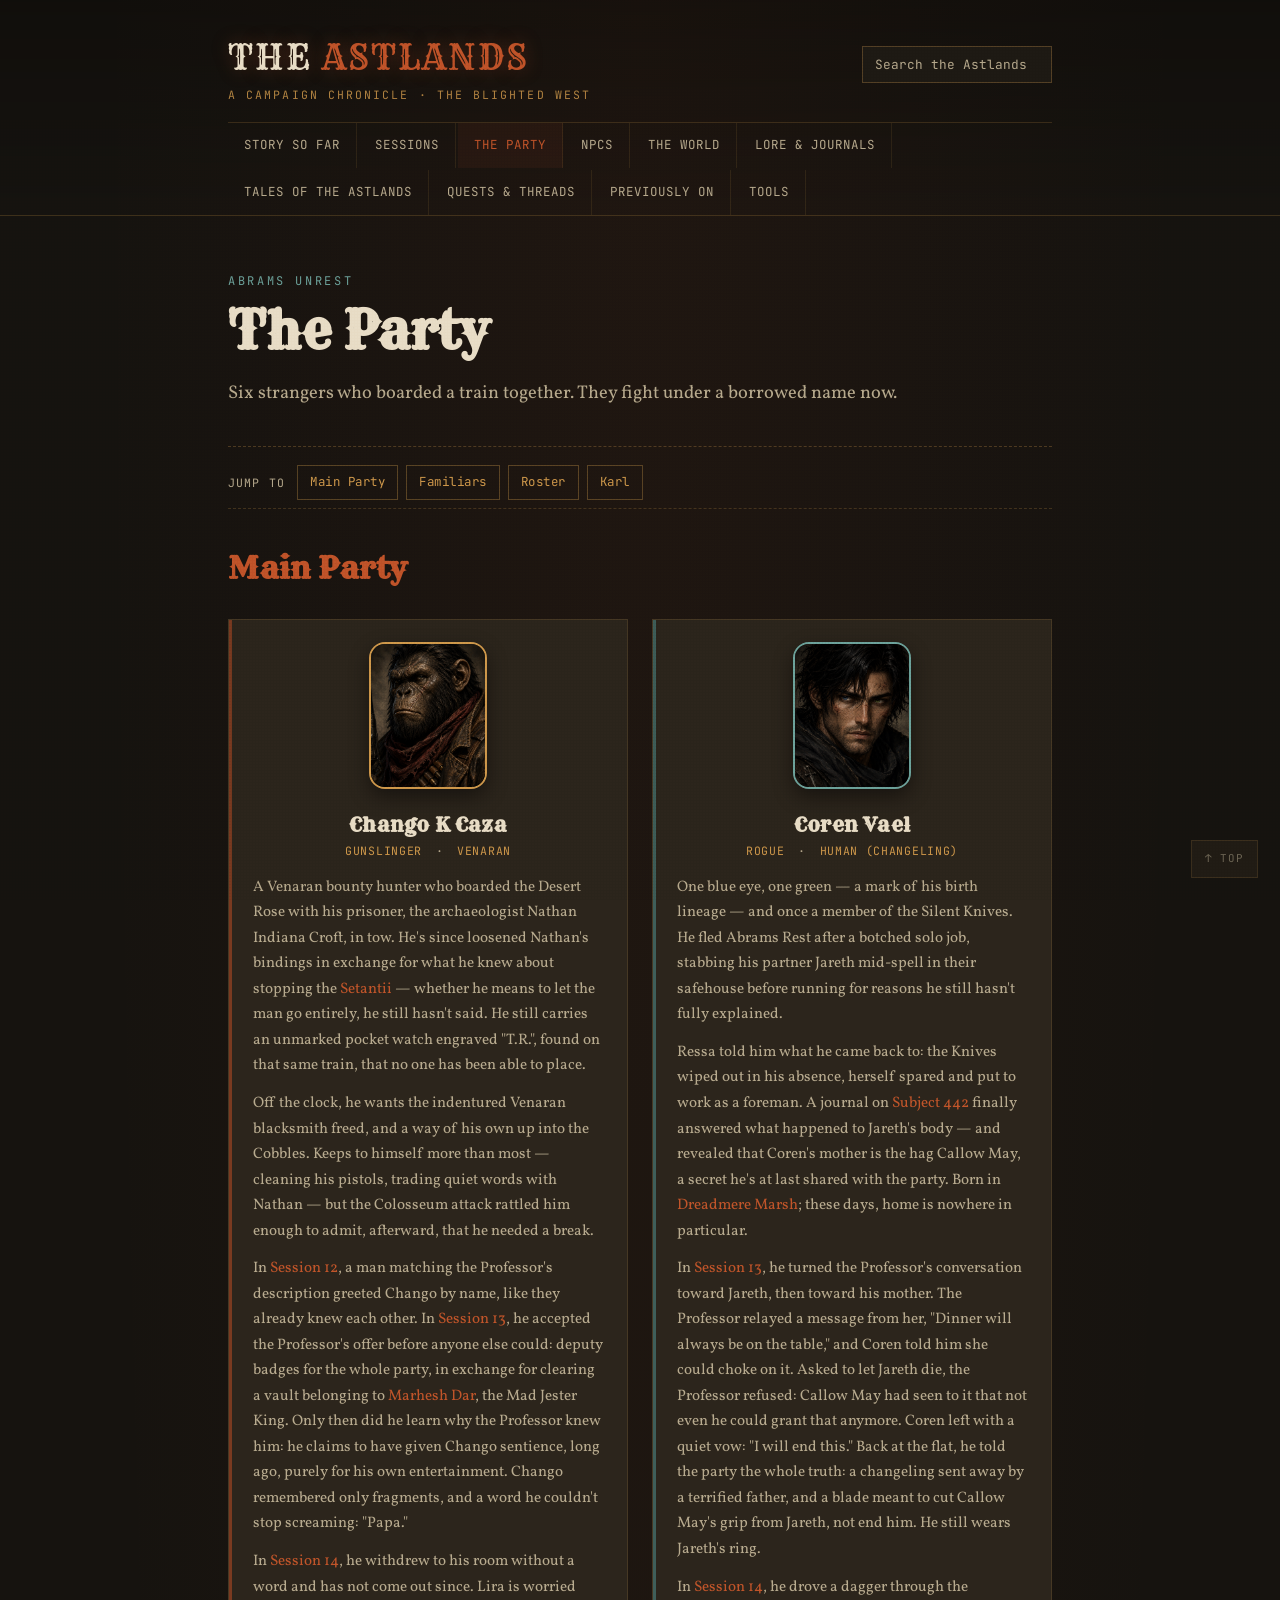
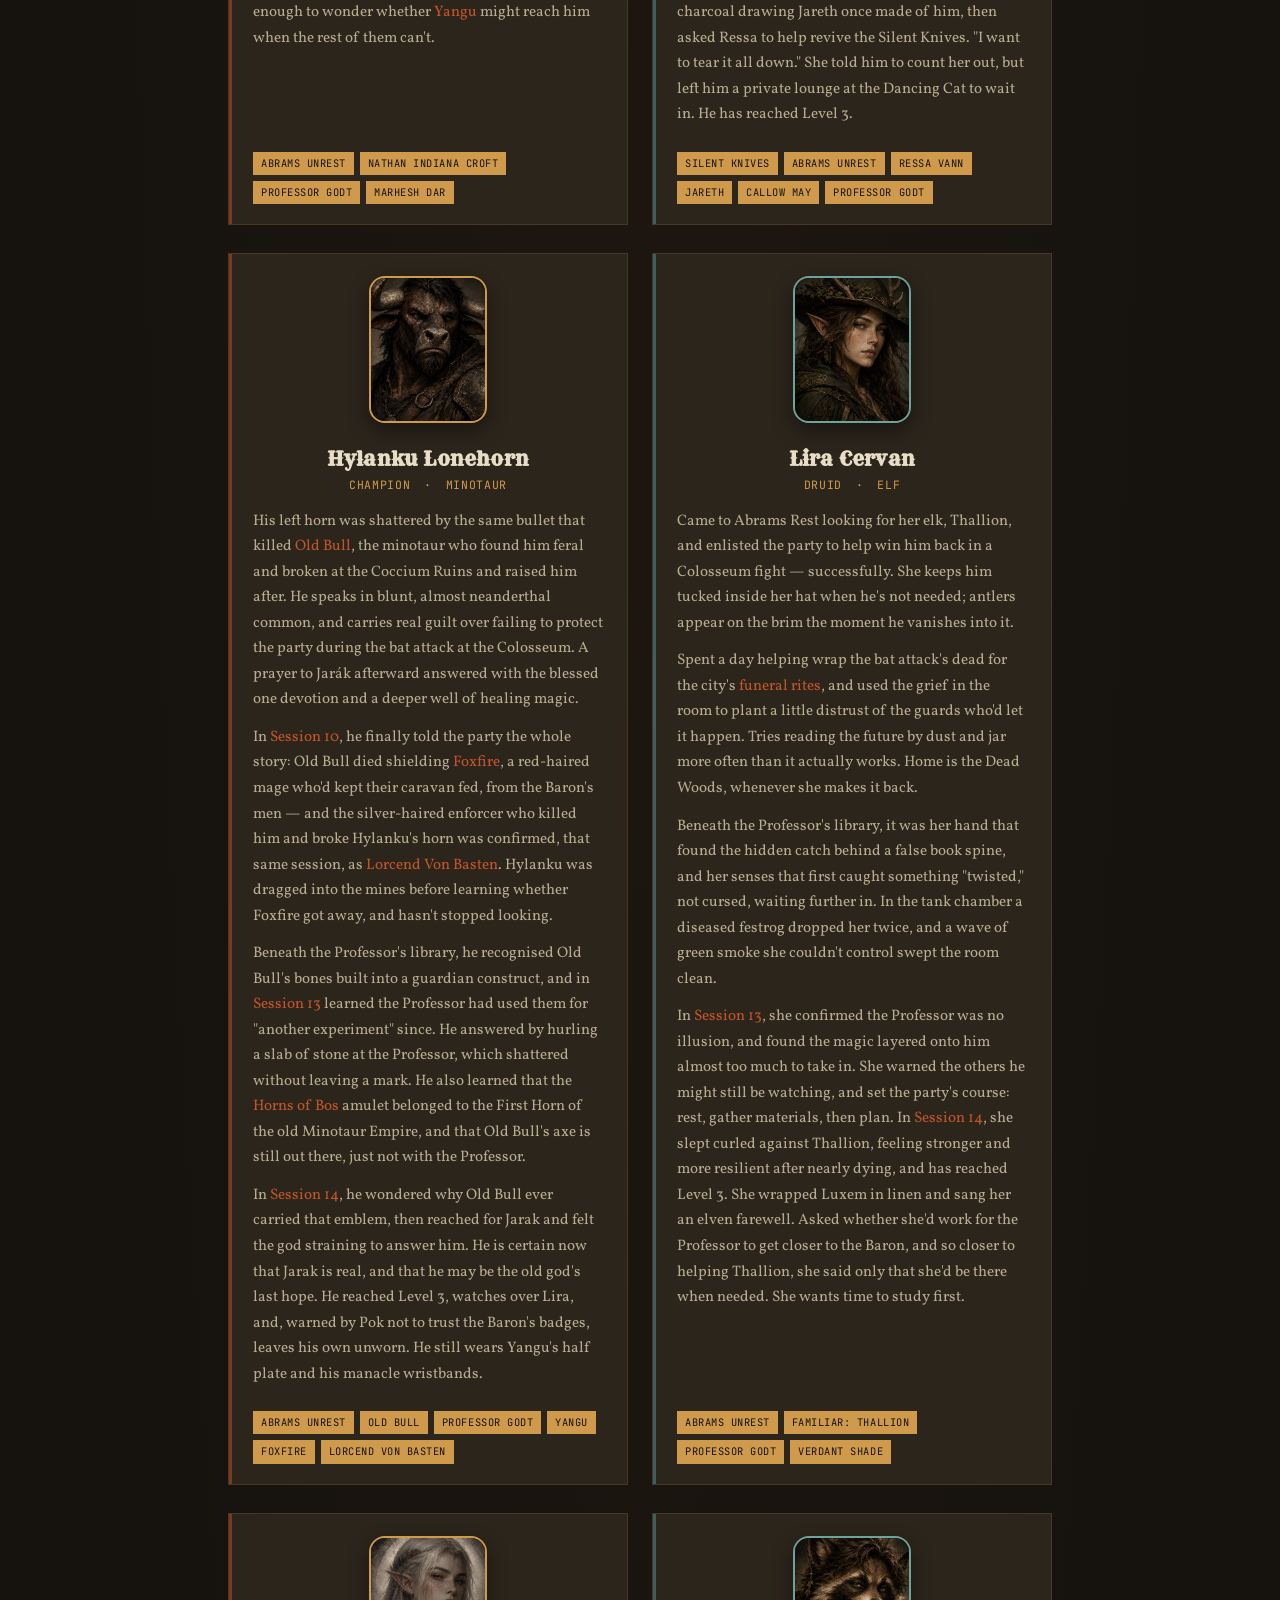
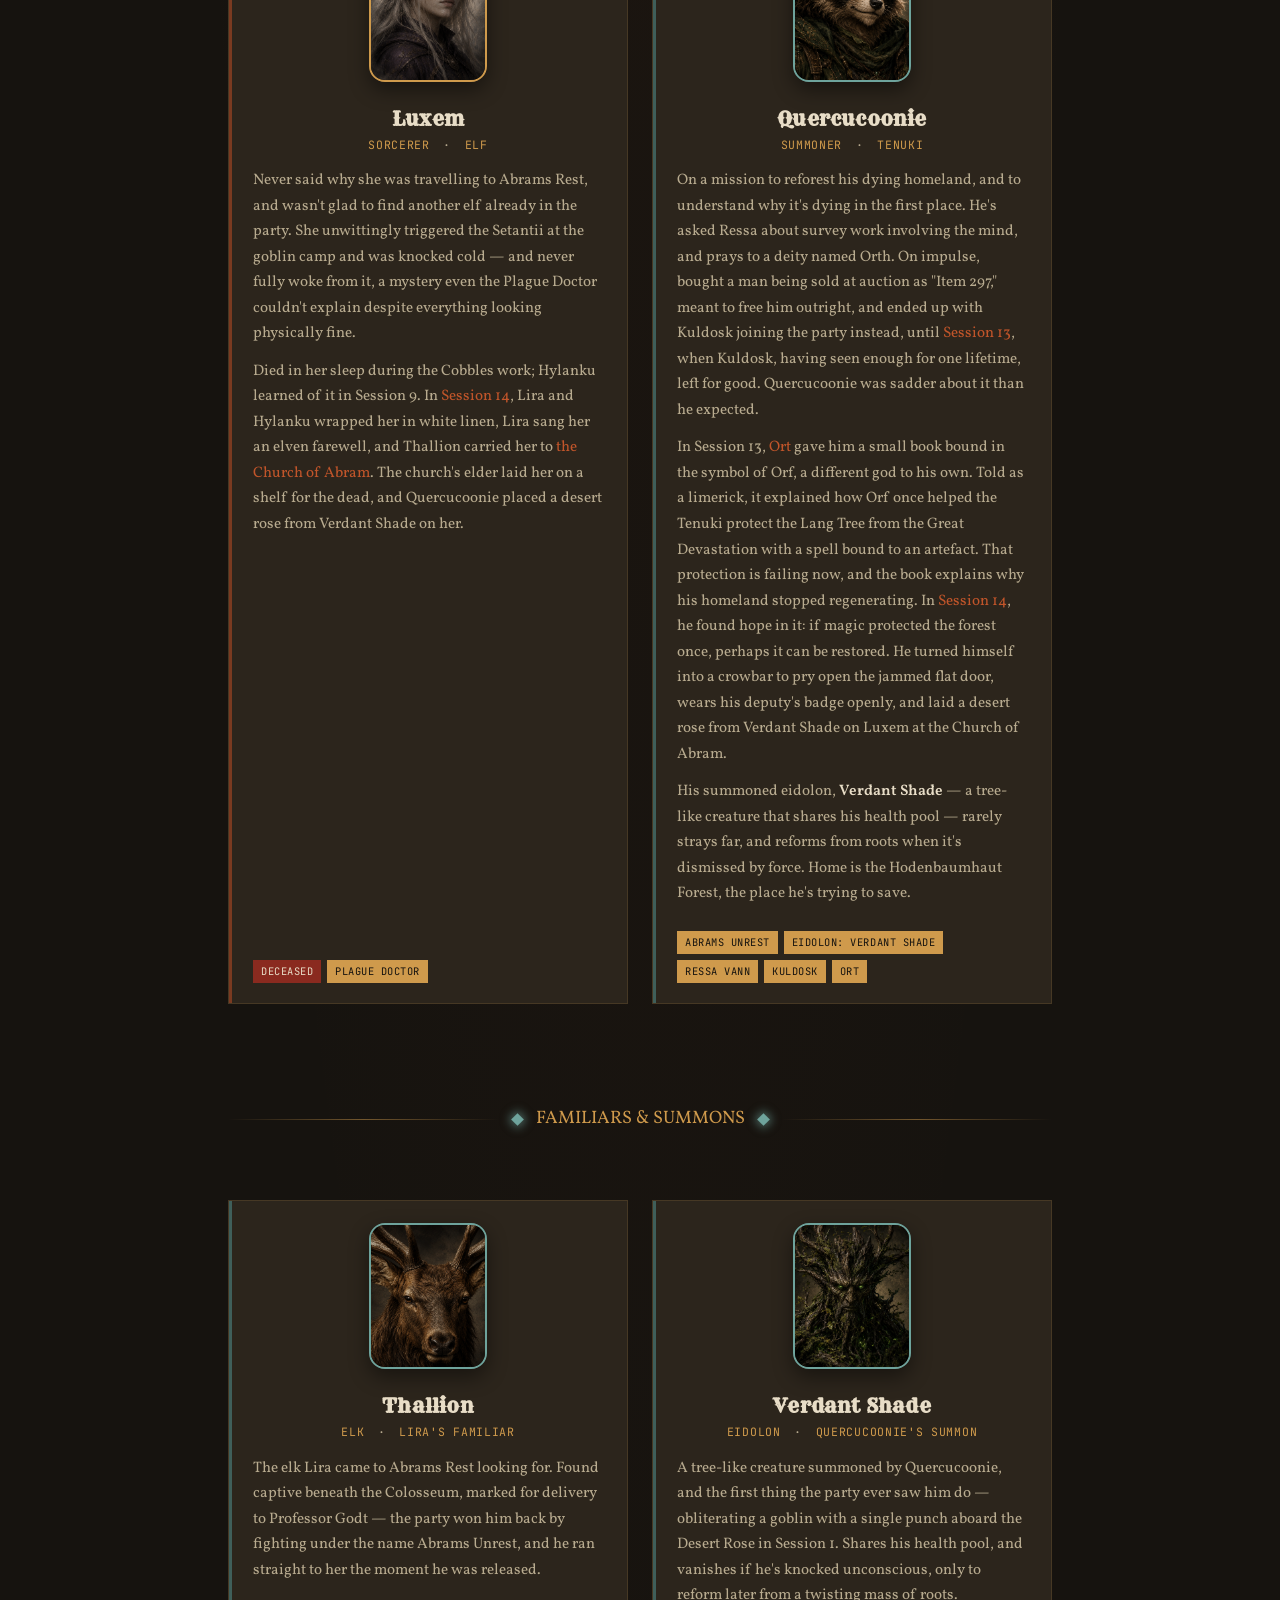
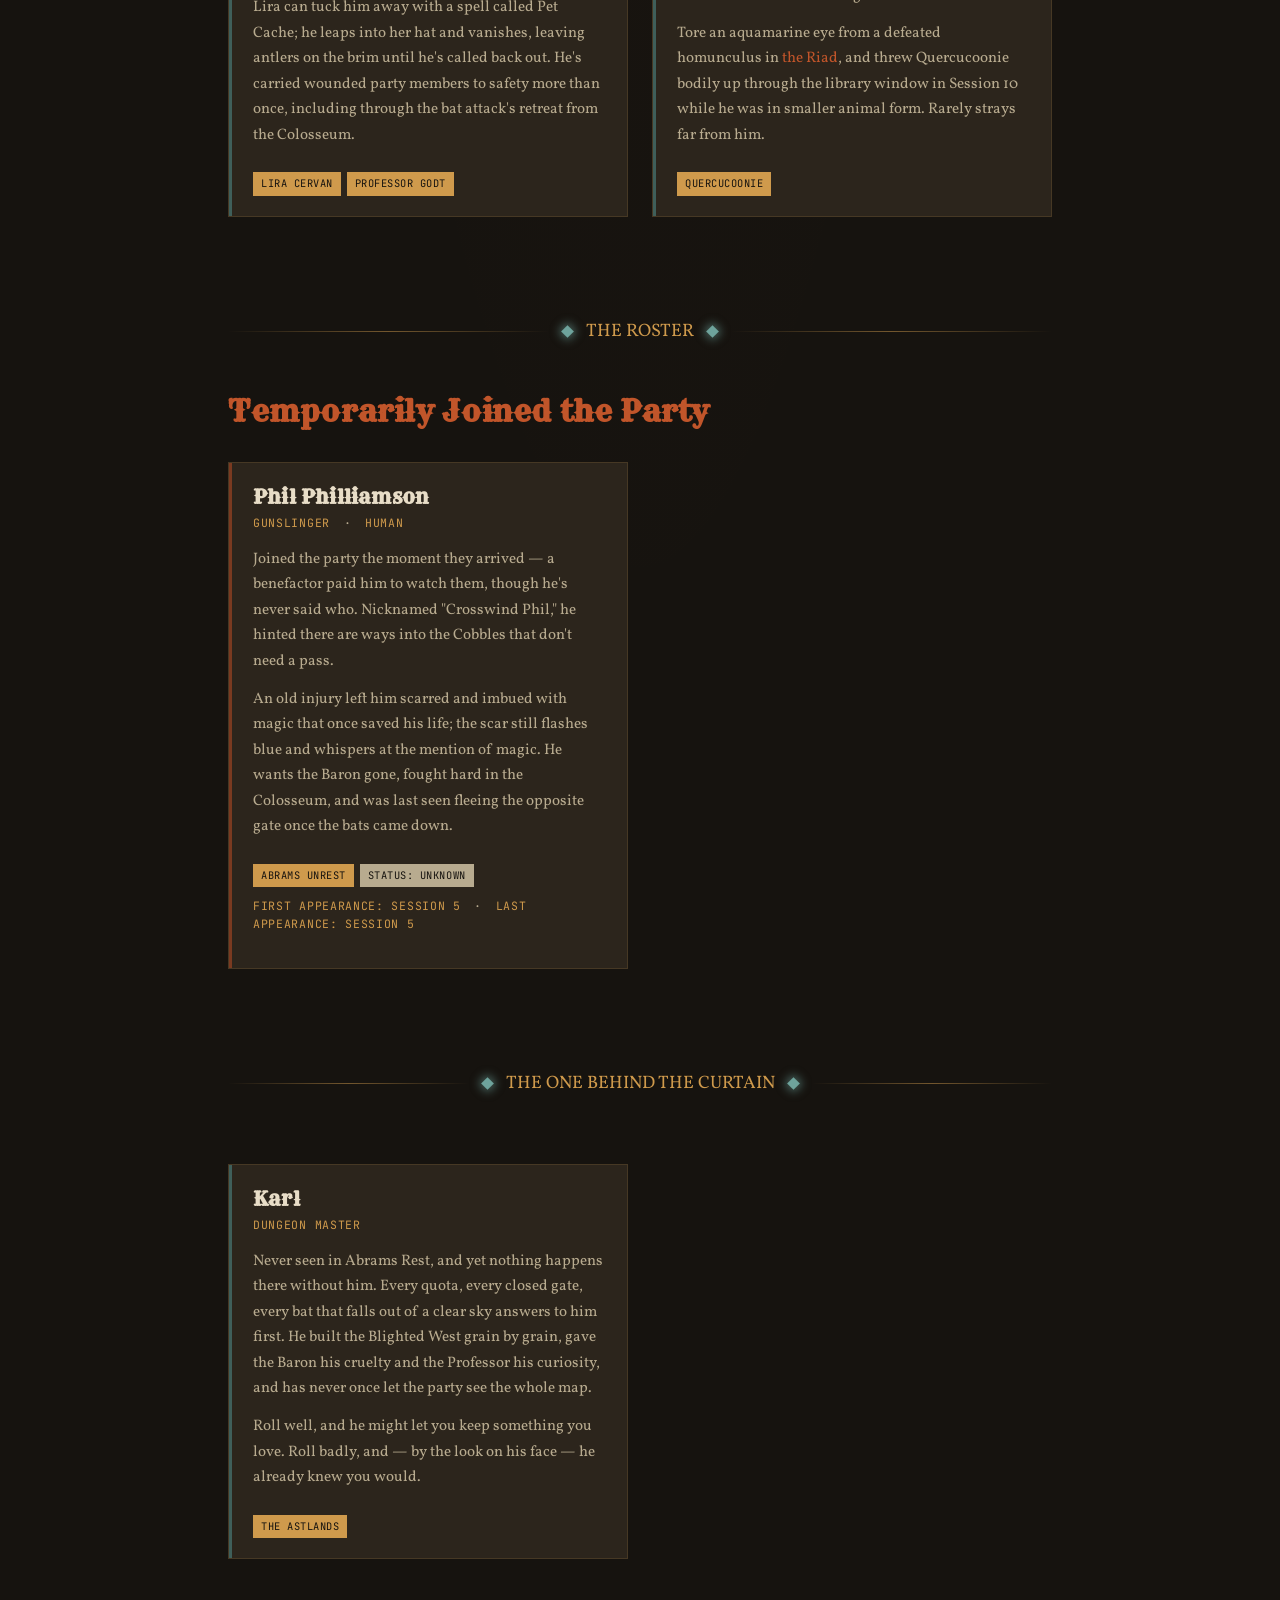
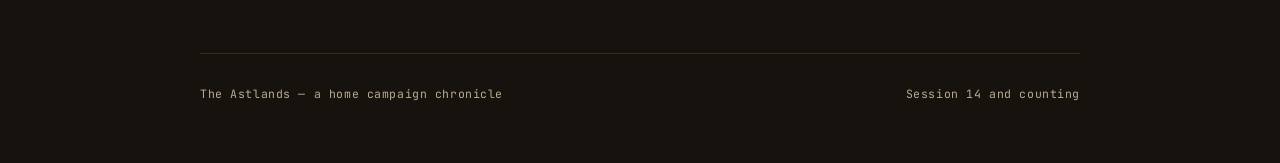
<file: party.html>
<!doctype html>
<html lang="en">
<head>
<meta charset="utf-8">
<meta name="viewport" content="width=device-width, initial-scale=1">
<title>The Party · The Astlands</title>
<link rel="stylesheet" href="style.css?v=8">
<link rel="icon" type="image/svg+xml" href="favicon.svg">
<link rel="icon" type="image/png" sizes="32x32" href="favicon-32.png">
<link rel="apple-touch-icon" href="apple-touch-icon.png">
</head>
<body id="page-top">

<header class="site-header">
  <div class="wrap">
    <div class="brand-row">
      <div>
        <div class="brand">THE <span>ASTLANDS</span></div>
        <div class="brand-tag">A Campaign Chronicle · The Blighted West</div>
      </div>
      <div class="search-widget print-hide">
        <input type="search" id="site-search" placeholder="Search the Astlands..." autocomplete="off" aria-label="Search the site">
        <div class="search-results" id="search-results"></div>
      </div>
    </div>
    <nav class="main-nav">
      <a href="index.html">Story So Far</a>
      <a href="sessions.html">Sessions</a>
      <a href="party.html" class="active">The Party</a>
      <a href="npcs.html">NPCs</a>
      <a href="world.html">The World</a>
      <a href="lore.html">Lore &amp; Journals</a>
      <a href="tales.html">Tales of the Astlands</a>
      <a href="quests.html">Quests &amp; Threads</a>
      <a href="recap.html">Previously On</a>
      <a href="tools.html">Tools</a>
    </nav>
  </div>
</header>

<main class="wrap">

  <section class="hero" style="padding-bottom:20px;">
    <div class="eyebrow">Abrams Unrest</div>
    <h1 style="font-size:clamp(2.2rem,6vw,3.2rem);">The Party</h1>
    <p class="lede">Six strangers who boarded a train together. They fight under a borrowed name now.</p>
  </section>

  <nav class="session-jump" aria-label="Jump to section">
    <span class="session-jump-label">Jump to</span>
    <a href="#section-main-party">Main Party</a>
    <a href="#section-familiars">Familiars</a>
    <a href="#section-roster">Roster</a>
    <a href="#section-karl">Karl</a>
  </nav>

  <section class="block" id="section-main-party">
    <h2 class="section-title">Main Party</h2>
    <div class="card-grid">

      <div class="card card-portrait-top" id="pc-chango">
        <div class="card-portrait-wrap">
          <img class="card-portrait" src="images/chango.png" alt="Portrait of Chango K Caza">
        </div>
        <h4>Chango K Caza</h4>
        <div class="meta">Gunslinger <span class="sep">·</span> Venaran</div>
        <p class="card-bio">A Venaran bounty hunter who boarded the Desert Rose with his prisoner, the archaeologist Nathan Indiana Croft, in tow. He's since loosened Nathan's bindings in exchange for what he knew about stopping the <a href="world.html#item-setantii">Setantii</a> — whether he means to let the man go entirely, he still hasn't said. He still carries an unmarked pocket watch engraved "T.R.", found on that same train, that no one has been able to place.</p>
        <p class="card-bio">Off the clock, he wants the indentured Venaran blacksmith freed, and a way of his own up into the Cobbles. Keeps to himself more than most — cleaning his pistols, trading quiet words with Nathan — but the Colosseum attack rattled him enough to admit, afterward, that he needed a break.</p>
        <p class="card-bio">In <a href="sessions.html#session-12">Session 12</a>, a man matching the Professor's description greeted Chango by name, like they already knew each other. In <a href="sessions.html#session-13">Session 13</a>, he accepted the Professor's offer before anyone else could: deputy badges for the whole party, in exchange for clearing a vault belonging to <a href="lore.html#lore-marhesh-dar">Marhesh Dar</a>, the Mad Jester King. Only then did he learn why the Professor knew him: he claims to have given Chango sentience, long ago, purely for his own entertainment. Chango remembered only fragments, and a word he couldn't stop screaming: "Papa."</p>
        <p class="card-bio">In <a href="sessions.html#session-14">Session 14</a>, he withdrew to his room without a word and has not come out since. Lira is worried enough to wonder whether <a href="npcs.html#npc-yangu">Yangu</a> might reach him when the rest of them can't.</p>
        <div class="tag-row"><a class="tag" href="world.html#faction-abrams-unrest">Abrams Unrest</a><a class="tag" href="npcs.html#npc-nathan">Nathan Indiana Croft</a><a class="tag" href="npcs.html#npc-professor-godt">Professor Godt</a><a class="tag" href="lore.html#lore-marhesh-dar">Marhesh Dar</a></div>
      </div>

      <div class="card magic card-portrait-top" id="pc-coren">
        <div class="card-portrait-wrap">
          <img class="card-portrait" src="images/coren.png" alt="Portrait of Coren Vael">
        </div>
        <h4>Coren Vael</h4>
        <div class="meta">Rogue <span class="sep">·</span> Human (Changeling)</div>
        <p class="card-bio">One blue eye, one green — a mark of his birth lineage — and once a member of the Silent Knives. He fled Abrams Rest after a botched solo job, stabbing his partner Jareth mid-spell in their safehouse before running for reasons he still hasn't fully explained.</p>
        <p class="card-bio">Ressa told him what he came back to: the Knives wiped out in his absence, herself spared and put to work as a foreman. A journal on <a href="lore.html#subject-442">Subject 442</a> finally answered what happened to Jareth's body — and revealed that Coren's mother is the hag Callow May, a secret he's at last shared with the party. Born in <a href="world.html#loc-dreadmere-marsh">Dreadmere Marsh</a>; these days, home is nowhere in particular.</p>
        <p class="card-bio">In <a href="sessions.html#session-13">Session 13</a>, he turned the Professor's conversation toward Jareth, then toward his mother. The Professor relayed a message from her, "Dinner will always be on the table," and Coren told him she could choke on it. Asked to let Jareth die, the Professor refused: Callow May had seen to it that not even he could grant that anymore. Coren left with a quiet vow: "I will end this." Back at the flat, he told the party the whole truth: a changeling sent away by a terrified father, and a blade meant to cut Callow May's grip from Jareth, not end him. He still wears Jareth's ring.</p>
        <p class="card-bio">In <a href="sessions.html#session-14">Session 14</a>, he drove a dagger through the charcoal drawing Jareth once made of him, then asked Ressa to help revive the Silent Knives. "I want to tear it all down." She told him to count her out, but left him a private lounge at the Dancing Cat to wait in. He has reached Level 3.</p>
        <div class="tag-row"><a class="tag" href="world.html#faction-silent-knives">Silent Knives</a><a class="tag" href="world.html#faction-abrams-unrest">Abrams Unrest</a><a class="tag" href="npcs.html#npc-ressa">Ressa Vann</a><a class="tag" href="npcs.html#npc-jareth">Jareth</a><a class="tag" href="npcs.html#npc-callow-may">Callow May</a><a class="tag" href="npcs.html#npc-professor-godt">Professor Godt</a></div>
      </div>

      <div class="card card-portrait-top" id="pc-hylanku">
        <div class="card-portrait-wrap">
          <img class="card-portrait" src="images/hylanku.png" alt="Portrait of Hylanku Lonehorn">
        </div>
        <h4>Hylanku Lonehorn</h4>
        <div class="meta">Champion <span class="sep">·</span> Minotaur</div>
        <p class="card-bio">His left horn was shattered by the same bullet that killed <a href="npcs.html#npc-old-bull">Old Bull</a>, the minotaur who found him feral and broken at the Coccium Ruins and raised him after. He speaks in blunt, almost neanderthal common, and carries real guilt over failing to protect the party during the bat attack at the Colosseum. A prayer to Jarák afterward answered with the blessed one devotion and a deeper well of healing magic.</p>
        <p class="card-bio">In <a href="sessions.html#session-10">Session 10</a>, he finally told the party the whole story: Old Bull died shielding <a href="npcs.html#npc-foxfire">Foxfire</a>, a red-haired mage who'd kept their caravan fed, from the Baron's men — and the silver-haired enforcer who killed him and broke Hylanku's horn was confirmed, that same session, as <a href="npcs.html#npc-lorcend">Lorcend Von Basten</a>. Hylanku was dragged into the mines before learning whether Foxfire got away, and hasn't stopped looking.</p>
        <p class="card-bio">Beneath the Professor's library, he recognised Old Bull's bones built into a guardian construct, and in <a href="sessions.html#session-13">Session 13</a> learned the Professor had used them for "another experiment" since. He answered by hurling a slab of stone at the Professor, which shattered without leaving a mark. He also learned that the <a href="world.html#item-horns-of-bos">Horns of Bos</a> amulet belonged to the First Horn of the old Minotaur Empire, and that Old Bull's axe is still out there, just not with the Professor.</p>
        <p class="card-bio">In <a href="sessions.html#session-14">Session 14</a>, he wondered why Old Bull ever carried that emblem, then reached for Jarak and felt the god straining to answer him. He is certain now that Jarak is real, and that he may be the old god's last hope. He reached Level 3, watches over Lira, and, warned by Pok not to trust the Baron's badges, leaves his own unworn. He still wears Yangu's half plate and his manacle wristbands.</p>
        <div class="tag-row"><a class="tag" href="world.html#faction-abrams-unrest">Abrams Unrest</a><a class="tag" href="npcs.html#npc-old-bull">Old Bull</a><a class="tag" href="npcs.html#npc-professor-godt">Professor Godt</a><a class="tag" href="npcs.html#npc-yangu">Yangu</a><a class="tag" href="npcs.html#npc-foxfire">Foxfire</a><a class="tag" href="npcs.html#npc-lorcend">Lorcend Von Basten</a></div>
      </div>

      <div class="card magic card-portrait-top" id="pc-lira">
        <div class="card-portrait-wrap">
          <img class="card-portrait" src="images/lira.png" alt="Portrait of Lira Cervan">
        </div>
        <h4>Lira Cervan</h4>
        <div class="meta">Druid <span class="sep">·</span> Elf</div>
        <p class="card-bio">Came to Abrams Rest looking for her elk, Thallion, and enlisted the party to help win him back in a Colosseum fight — successfully. She keeps him tucked inside her hat when he's not needed; antlers appear on the brim the moment he vanishes into it.</p>
        <p class="card-bio">Spent a day helping wrap the bat attack's dead for the city's <a href="lore.html#lore-funeral-rites">funeral rites</a>, and used the grief in the room to plant a little distrust of the guards who'd let it happen. Tries reading the future by dust and jar more often than it actually works. Home is the Dead Woods, whenever she makes it back.</p>
        <p class="card-bio">Beneath the Professor's library, it was her hand that found the hidden catch behind a false book spine, and her senses that first caught something "twisted," not cursed, waiting further in. In the tank chamber a diseased festrog dropped her twice, and a wave of green smoke she couldn't control swept the room clean.</p>
        <p class="card-bio">In <a href="sessions.html#session-13">Session 13</a>, she confirmed the Professor was no illusion, and found the magic layered onto him almost too much to take in. She warned the others he might still be watching, and set the party's course: rest, gather materials, then plan. In <a href="sessions.html#session-14">Session 14</a>, she slept curled against Thallion, feeling stronger and more resilient after nearly dying, and has reached Level 3. She wrapped Luxem in linen and sang her an elven farewell. Asked whether she'd work for the Professor to get closer to the Baron, and so closer to helping Thallion, she said only that she'd be there when needed. She wants time to study first.</p>
        <div class="tag-row"><a class="tag" href="world.html#faction-abrams-unrest">Abrams Unrest</a><a class="tag" href="party.html#pc-thallion">Familiar: Thallion</a><a class="tag" href="npcs.html#npc-professor-godt">Professor Godt</a><a class="tag" href="party.html#pc-verdant-shade">Verdant Shade</a></div>
      </div>

      <div class="card card-portrait-top" id="pc-luxem">
        <div class="card-portrait-wrap">
          <img class="card-portrait" src="images/luxem.png" alt="Portrait of Luxem">
        </div>
        <h4>Luxem</h4>
        <div class="meta">Sorcerer <span class="sep">·</span> Elf</div>
        <p class="card-bio">Never said why she was travelling to Abrams Rest, and wasn't glad to find another elf already in the party. She unwittingly triggered the Setantii at the goblin camp and was knocked cold — and never fully woke from it, a mystery even the Plague Doctor couldn't explain despite everything looking physically fine.</p>
        <p class="card-bio">Died in her sleep during the Cobbles work; Hylanku learned of it in Session 9. In <a href="sessions.html#session-14">Session 14</a>, Lira and Hylanku wrapped her in white linen, Lira sang her an elven farewell, and Thallion carried her to <a href="world.html#loc-church-of-abram">the Church of Abram</a>. The church's elder laid her on a shelf for the dead, and Quercucoonie placed a desert rose from Verdant Shade on her.</p>
        <div class="tag-row"><span class="tag status-dead">Deceased</span><a class="tag" href="npcs.html#npc-plague-doctor">Plague Doctor</a></div>
      </div>

      <div class="card magic card-portrait-top" id="pc-quercucoonie">
        <div class="card-portrait-wrap">
          <img class="card-portrait" src="images/quercucoonie.png" alt="Portrait of Quercucoonie">
        </div>
        <h4>Quercucoonie</h4>
        <div class="meta">Summoner <span class="sep">·</span> Tenuki</div>
        <p class="card-bio">On a mission to reforest his dying homeland, and to understand why it's dying in the first place. He's asked Ressa about survey work involving the mind, and prays to a deity named Orth. On impulse, bought a man being sold at auction as "Item 297," meant to free him outright, and ended up with Kuldosk joining the party instead, until <a href="sessions.html#session-13">Session 13</a>, when Kuldosk, having seen enough for one lifetime, left for good. Quercucoonie was sadder about it than he expected.</p>
        <p class="card-bio">In Session 13, <a href="npcs.html#npc-ort">Ort</a> gave him a small book bound in the symbol of Orf, a different god to his own. Told as a limerick, it explained how Orf once helped the Tenuki protect the Lang Tree from the Great Devastation with a spell bound to an artefact. That protection is failing now, and the book explains why his homeland stopped regenerating. In <a href="sessions.html#session-14">Session 14</a>, he found hope in it: if magic protected the forest once, perhaps it can be restored. He turned himself into a crowbar to pry open the jammed flat door, wears his deputy's badge openly, and laid a desert rose from Verdant Shade on Luxem at the Church of Abram.</p>
        <p class="card-bio">His summoned eidolon, <strong>Verdant Shade</strong> — a tree-like creature that shares his health pool — rarely strays far, and reforms from roots when it's dismissed by force. Home is the Hodenbaumhaut Forest, the place he's trying to save.</p>
        <div class="tag-row"><a class="tag" href="world.html#faction-abrams-unrest">Abrams Unrest</a><a class="tag" href="party.html#pc-verdant-shade">Eidolon: Verdant Shade</a><a class="tag" href="npcs.html#npc-ressa">Ressa Vann</a><a class="tag" href="npcs.html#npc-kuldosk">Kuldosk</a><a class="tag" href="npcs.html#npc-ort">Ort</a></div>
      </div>

    </div>
  </section>

  <div class="divider" id="section-familiars"><div class="gem"></div>FAMILIARS &amp; SUMMONS<div class="gem"></div></div>

  <section class="block">
    <div class="card-grid">

      <div class="card magic card-portrait-top" id="pc-thallion">
        <div class="card-portrait-wrap">
          <img class="card-portrait" src="images/thallion.png" alt="Portrait of Thallion">
        </div>
        <h4>Thallion</h4>
        <div class="meta">Elk <span class="sep">·</span> Lira's familiar</div>
        <p class="card-bio">The elk Lira came to Abrams Rest looking for. Found captive beneath the Colosseum, marked for delivery to Professor Godt — the party won him back by fighting under the name Abrams Unrest, and he ran straight to her the moment he was released.</p>
        <p class="card-bio">Lira can tuck him away with a spell called Pet Cache; he leaps into her hat and vanishes, leaving antlers on the brim until he's called back out. He's carried wounded party members to safety more than once, including through the bat attack's retreat from the Colosseum.</p>
        <div class="tag-row"><a class="tag" href="party.html#pc-lira">Lira Cervan</a><a class="tag" href="npcs.html#npc-professor-godt">Professor Godt</a></div>
      </div>

      <div class="card magic card-portrait-top" id="pc-verdant-shade">
        <div class="card-portrait-wrap">
          <img class="card-portrait" src="images/verdant-shade.png" alt="Portrait of Verdant Shade">
        </div>
        <h4>Verdant Shade</h4>
        <div class="meta">Eidolon <span class="sep">·</span> Quercucoonie's summon</div>
        <p class="card-bio">A tree-like creature summoned by Quercucoonie, and the first thing the party ever saw him do — obliterating a goblin with a single punch aboard the Desert Rose in Session 1. Shares his health pool, and vanishes if he's knocked unconscious, only to reform later from a twisting mass of roots.</p>
        <p class="card-bio">Tore an aquamarine eye from a defeated homunculus in <a href="world.html#loc-riad">the Riad</a>, and threw Quercucoonie bodily up through the library window in Session 10 while he was in smaller animal form. Rarely strays far from him.</p>
        <div class="tag-row"><a class="tag" href="party.html#pc-quercucoonie">Quercucoonie</a></div>
      </div>

    </div>
  </section>

  <div class="divider"><div class="gem"></div>THE ROSTER<div class="gem"></div></div>

  <section class="block" id="section-roster">
    <h2 class="section-title">Temporarily Joined the Party</h2>
    <div class="card-grid">

      <div class="card" id="pc-phil">
        <h4>Phil Philliamson</h4>
        <div class="meta">Gunslinger <span class="sep">·</span> Human</div>
        <p class="card-bio">Joined the party the moment they arrived — a benefactor paid him to watch them, though he's never said who. Nicknamed "Crosswind Phil," he hinted there are ways into the Cobbles that don't need a pass.</p>
        <p class="card-bio">An old injury left him scarred and imbued with magic that once saved his life; the scar still flashes blue and whispers at the mention of magic. He wants the Baron gone, fought hard in the Colosseum, and was last seen fleeing the opposite gate once the bats came down.</p>
        <div class="tag-row"><a class="tag" href="world.html#faction-abrams-unrest">Abrams Unrest</a><span class="tag status-unknown">Status: Unknown</span></div>
        <div class="meta" style="margin-top:10px;">First appearance: Session 5 <span class="sep">·</span> Last appearance: Session 5</div>
      </div>

    </div>
  </section>

  <div class="divider" id="section-karl"><div class="gem"></div>THE ONE BEHIND THE CURTAIN<div class="gem"></div></div>

  <section class="block">
    <div class="card-grid">

      <div class="card magic" id="pc-karl">
        <h4>Karl</h4>
        <div class="meta">Dungeon Master</div>
        <p class="card-bio">Never seen in Abrams Rest, and yet nothing happens there without him. Every quota, every closed gate, every bat that falls out of a clear sky answers to him first. He built the Blighted West grain by grain, gave the Baron his cruelty and the Professor his curiosity, and has never once let the party see the whole map.</p>
        <p class="card-bio">Roll well, and he might let you keep something you love. Roll badly, and — by the look on his face — he already knew you would.</p>
        <div class="tag-row"><span class="tag">The Astlands</span></div>
      </div>

    </div>
  </section>

</main>

<footer class="site-footer wrap">
  <span>The Astlands — a home campaign chronicle</span>
  <span>Session 14 and counting</span>
</footer>

<a href="#page-top" class="back-to-top" aria-label="Back to top">&#8593; TOP</a>

<script src="search-data.js"></script>
<script src="search.js"></script>

</body>
</html>
</file>
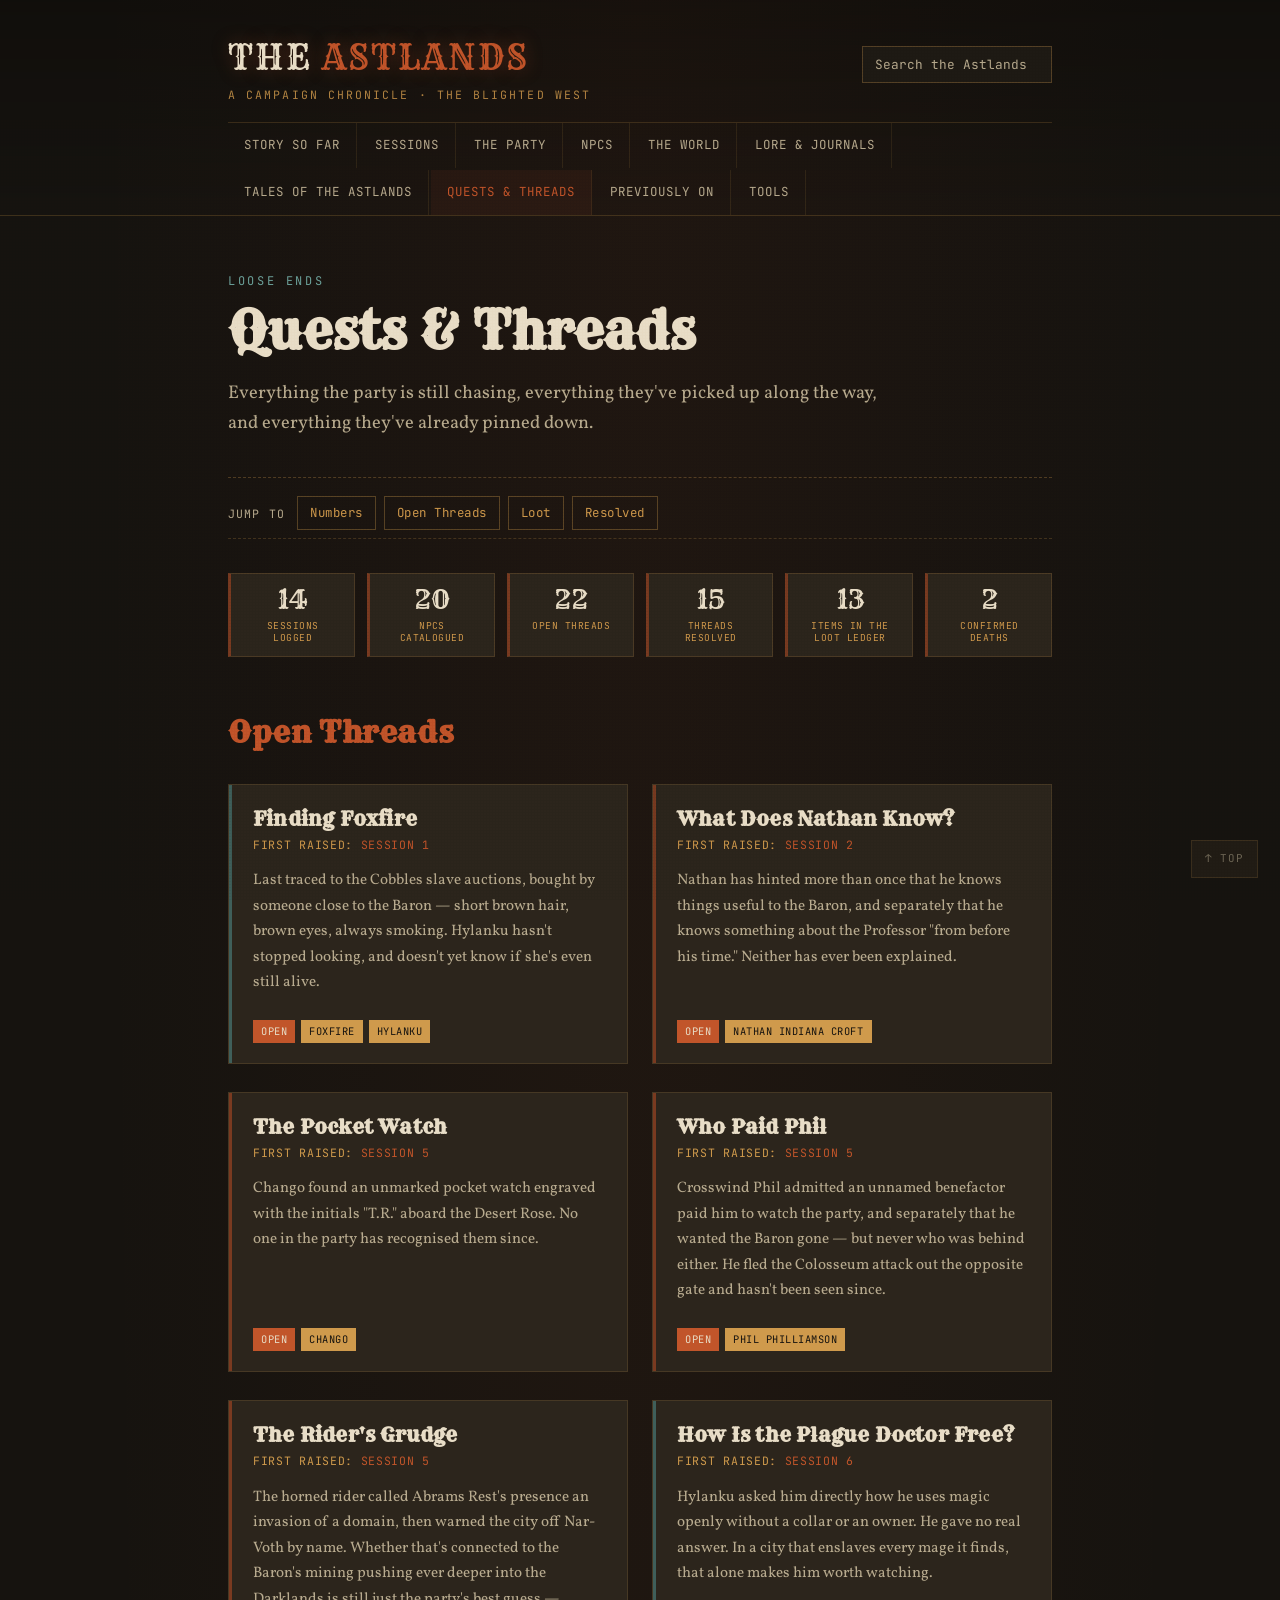
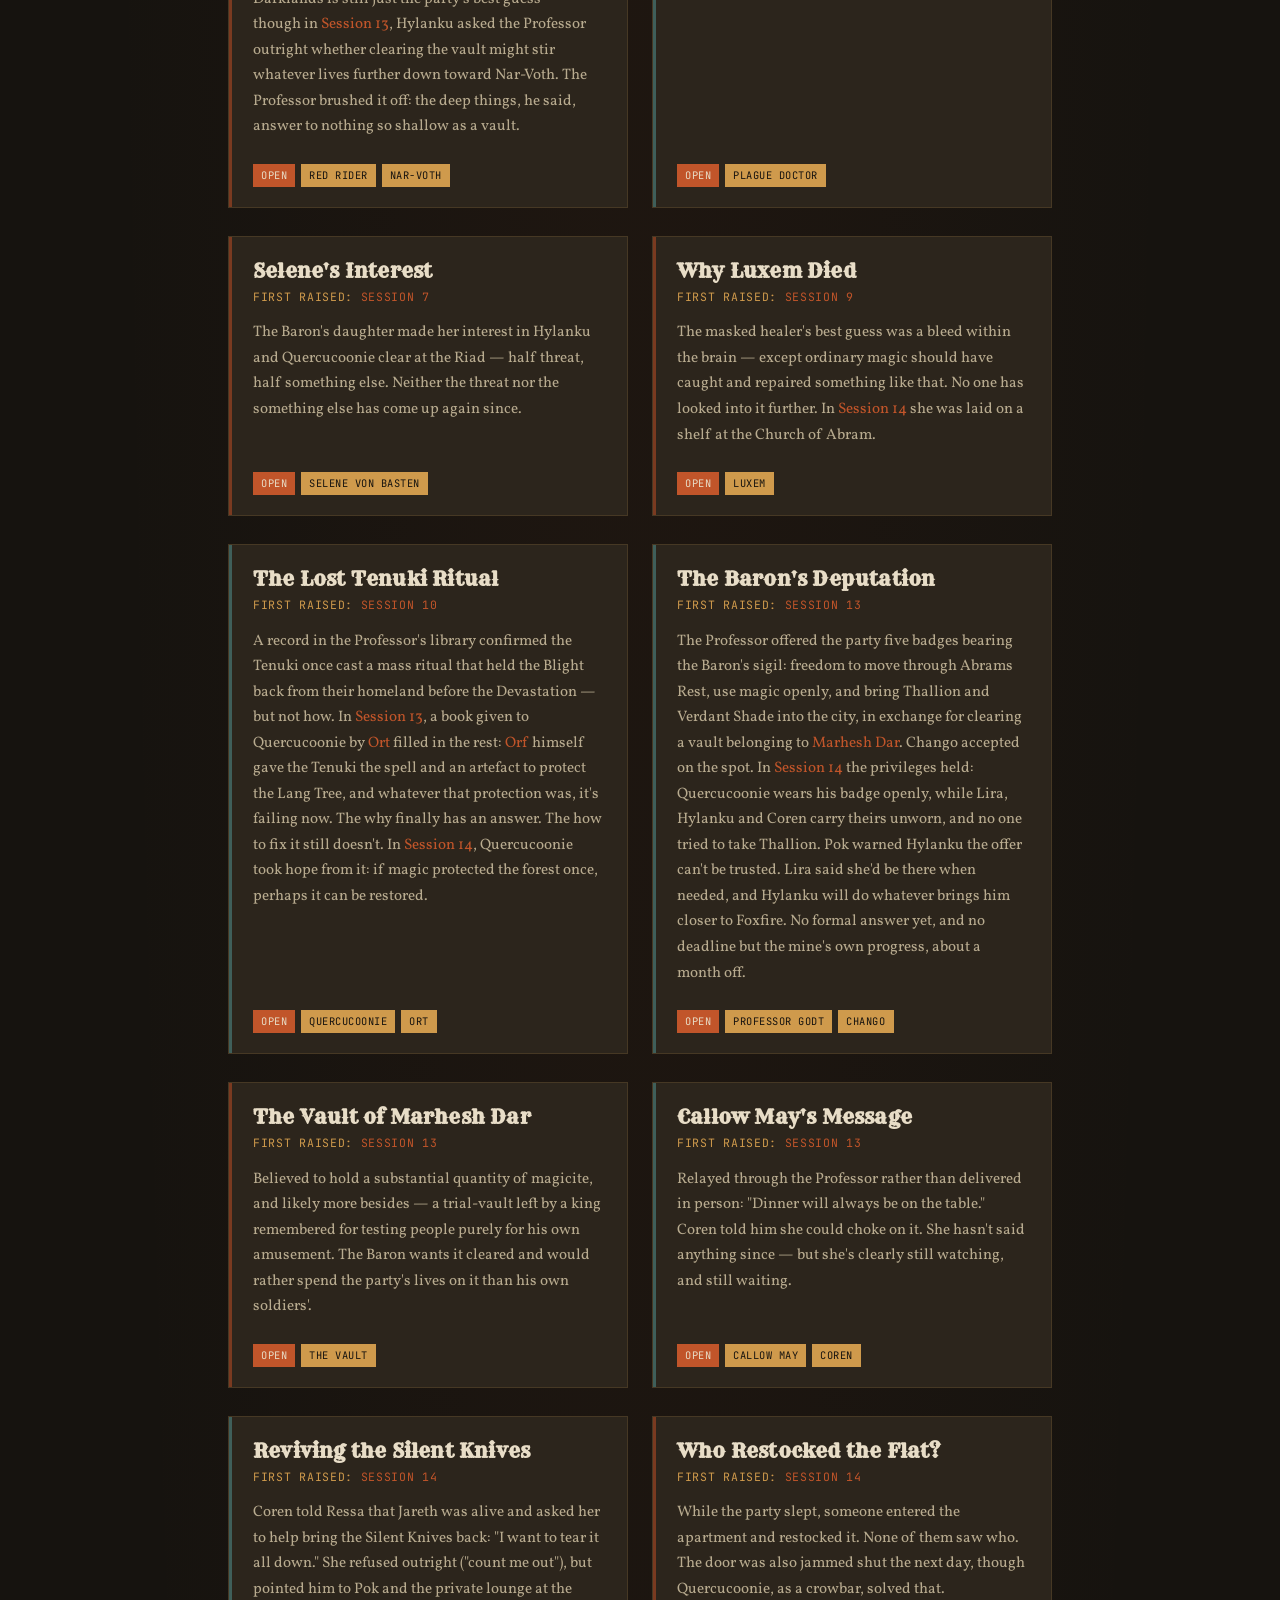
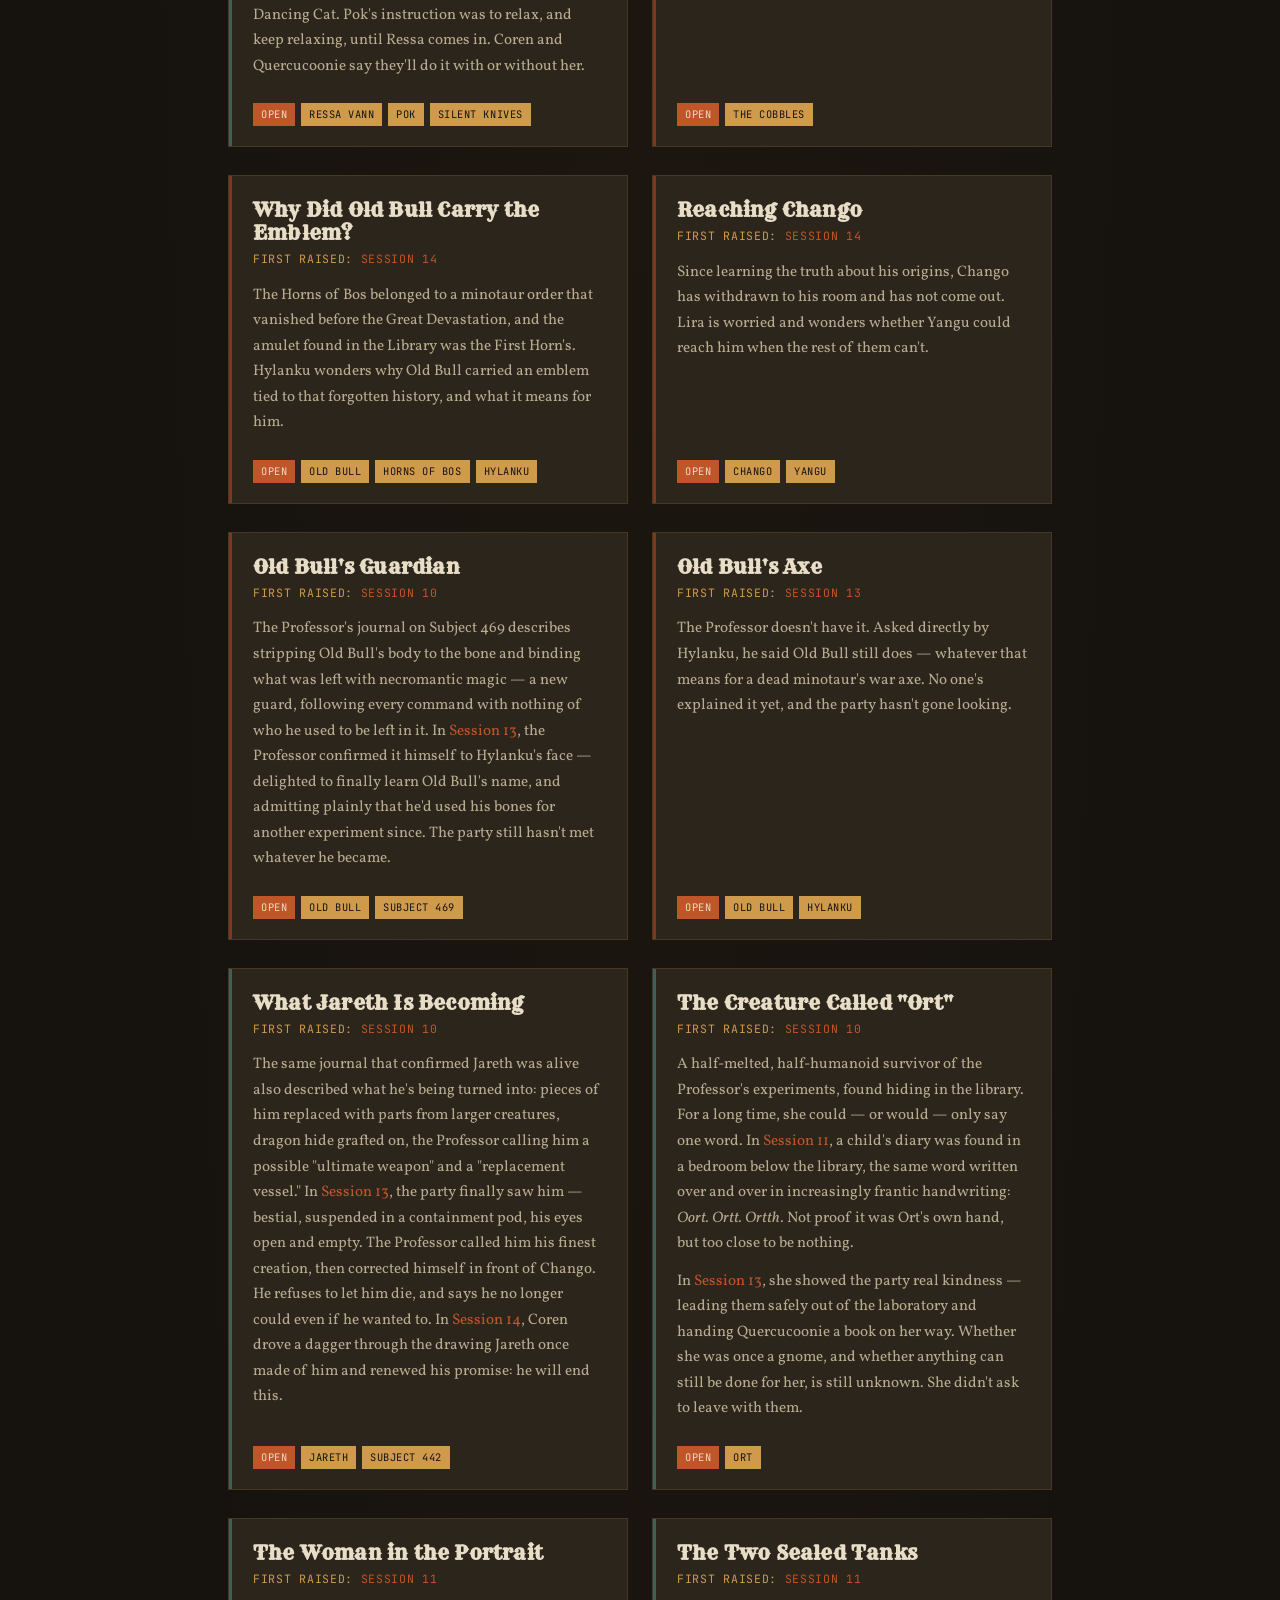
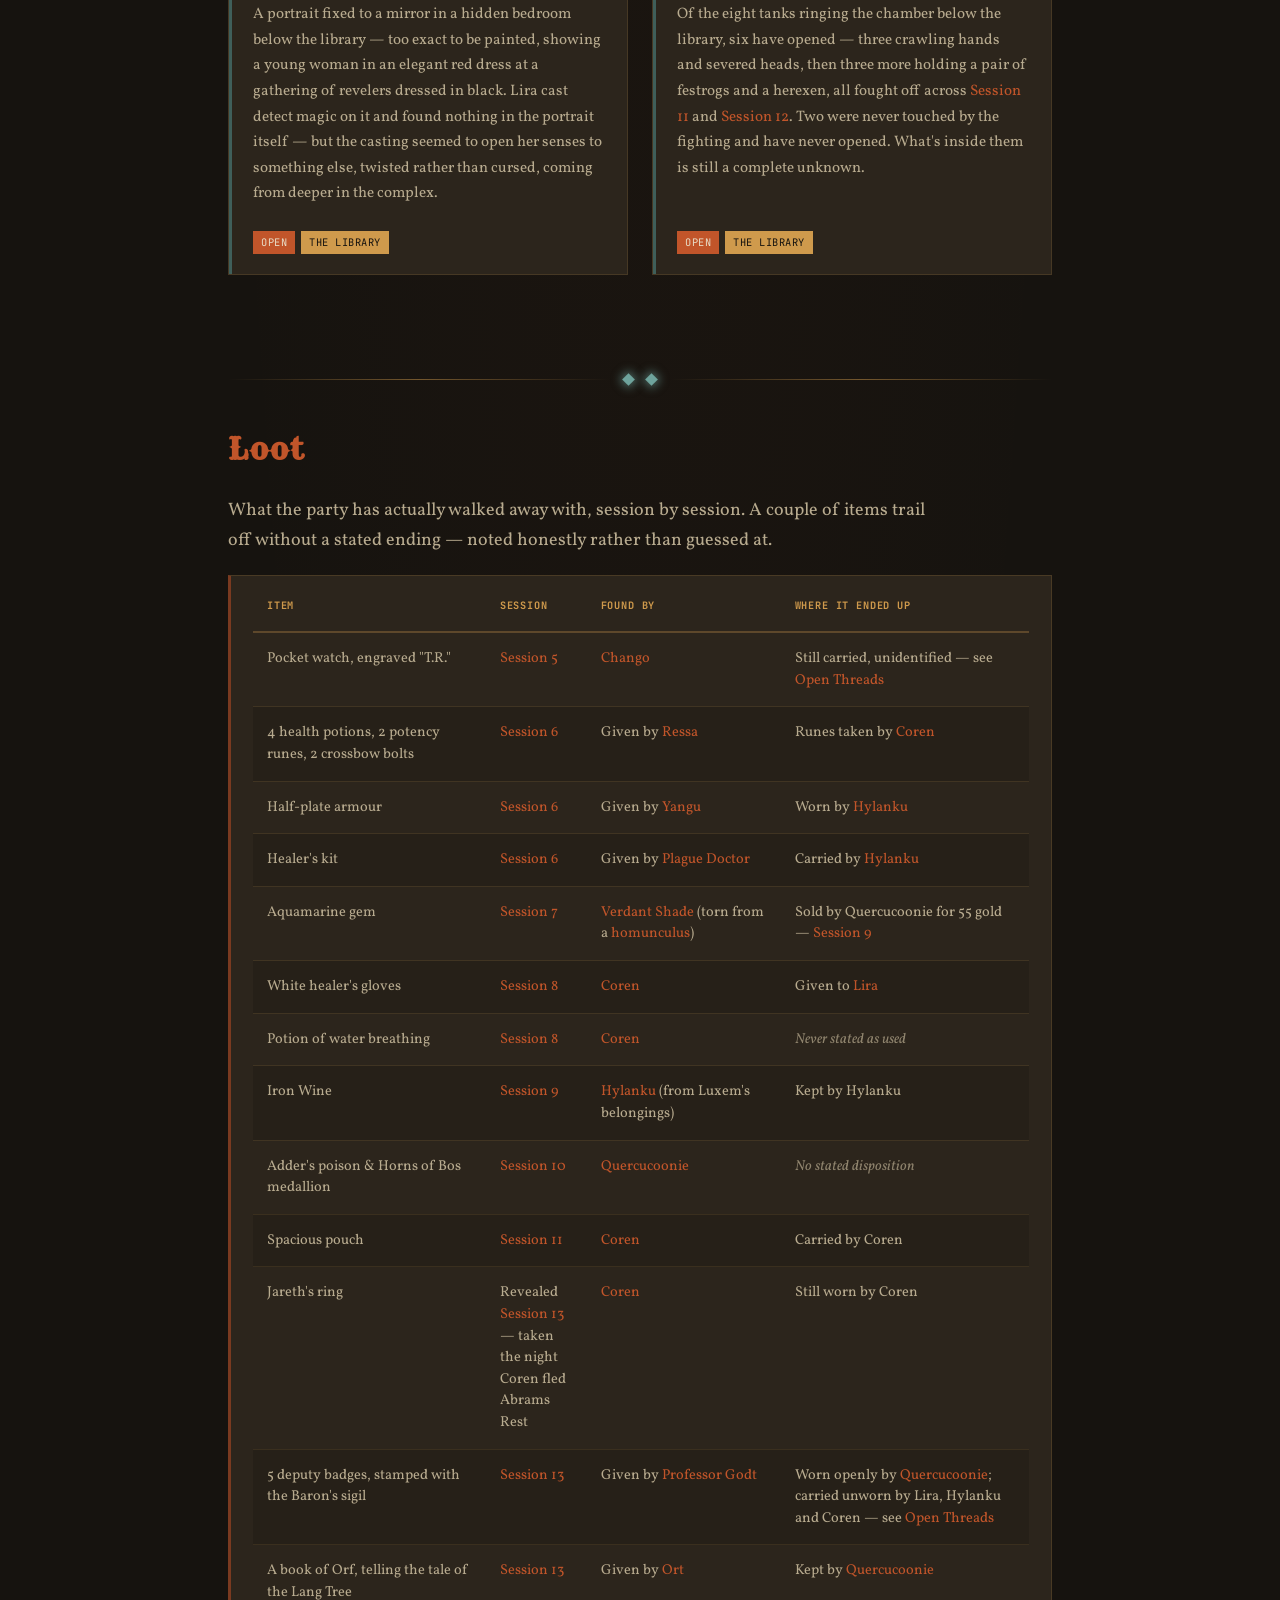
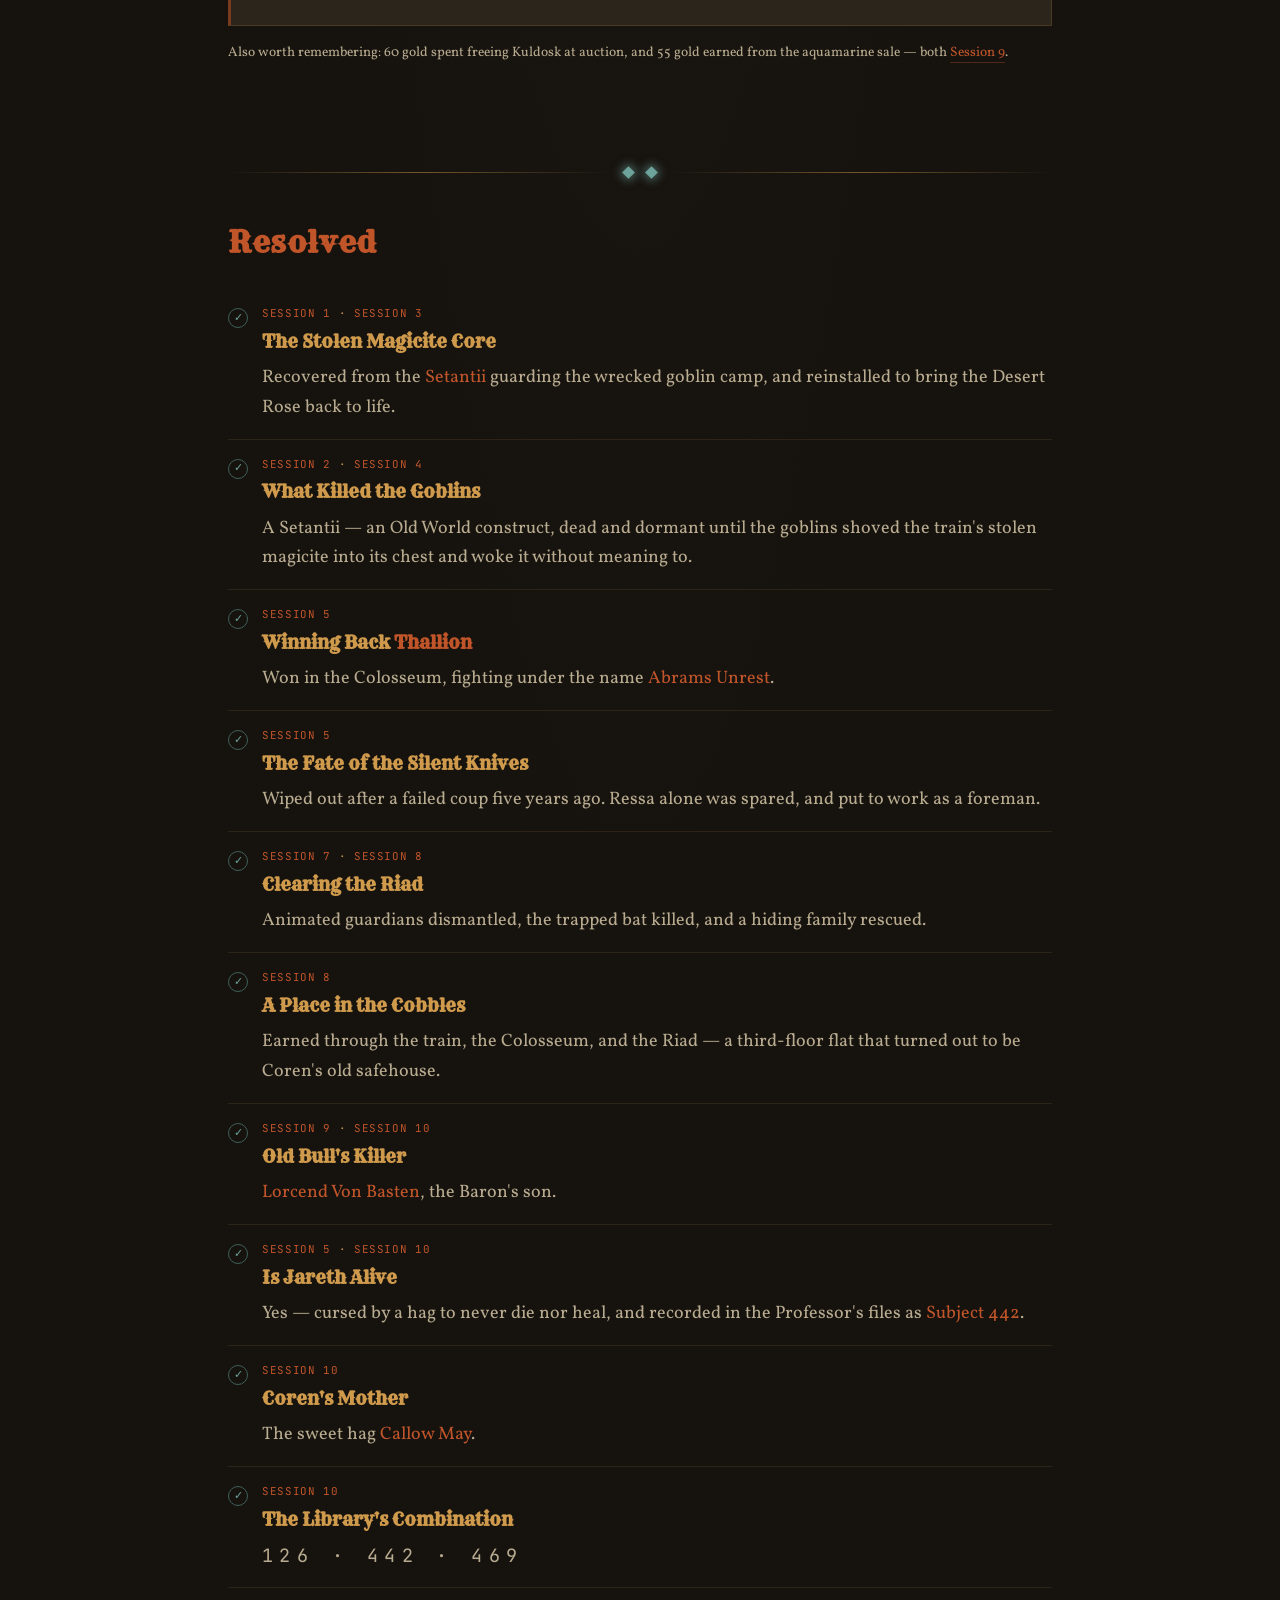
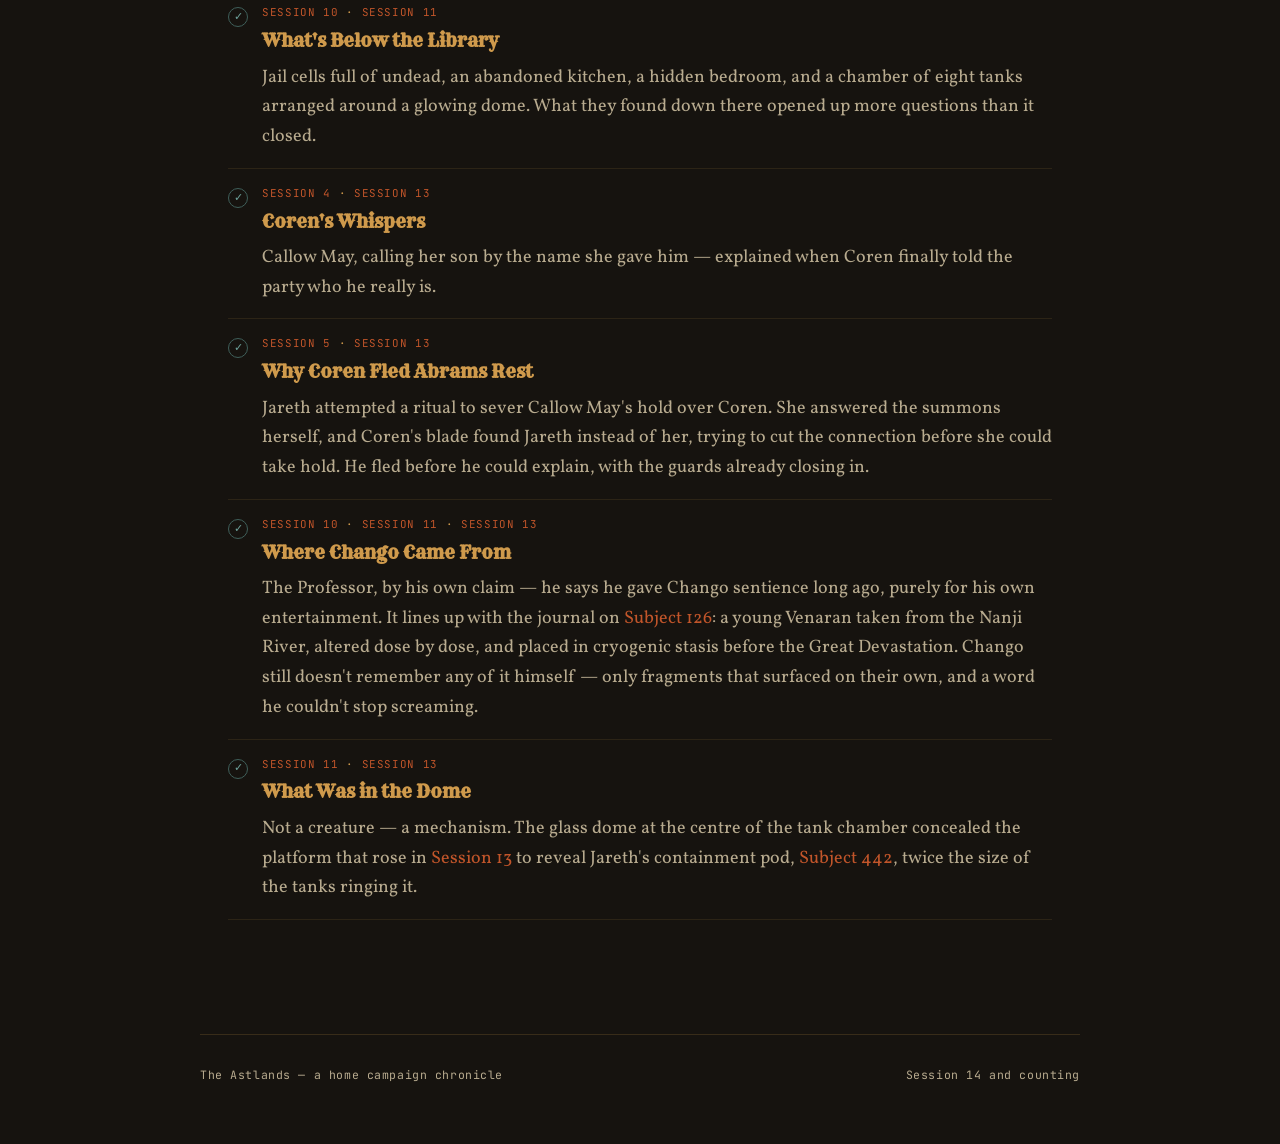
<file: quests.html>
<!doctype html>
<html lang="en">
<head>
<meta charset="utf-8">
<meta name="viewport" content="width=device-width, initial-scale=1">
<title>Quests &amp; Threads · The Astlands</title>
<link rel="stylesheet" href="style.css?v=8">
<link rel="icon" type="image/svg+xml" href="favicon.svg">
<link rel="icon" type="image/png" sizes="32x32" href="favicon-32.png">
<link rel="apple-touch-icon" href="apple-touch-icon.png">
</head>
<body id="page-top">

<header class="site-header">
  <div class="wrap">
    <div class="brand-row">
      <div>
        <div class="brand">THE <span>ASTLANDS</span></div>
        <div class="brand-tag">A Campaign Chronicle · The Blighted West</div>
      </div>
      <div class="search-widget print-hide">
        <input type="search" id="site-search" placeholder="Search the Astlands..." autocomplete="off" aria-label="Search the site">
        <div class="search-results" id="search-results"></div>
      </div>
    </div>
    <nav class="main-nav">
      <a href="index.html">Story So Far</a>
      <a href="sessions.html">Sessions</a>
      <a href="party.html">The Party</a>
      <a href="npcs.html">NPCs</a>
      <a href="world.html">The World</a>
      <a href="lore.html">Lore &amp; Journals</a>
      <a href="tales.html">Tales of the Astlands</a>
      <a href="quests.html" class="active">Quests &amp; Threads</a>
      <a href="recap.html">Previously On</a>
      <a href="tools.html">Tools</a>
    </nav>
  </div>
</header>

<main class="wrap">

  <section class="hero" style="padding-bottom:20px; min-height:0;">
    <div class="eyebrow">Loose Ends</div>
    <h1 style="font-size:clamp(2.2rem,6vw,3.2rem);">Quests &amp; Threads</h1>
    <p class="lede">Everything the party is still chasing, everything they've picked up along the way, and everything they've already pinned down.</p>
  </section>

  <nav class="session-jump" aria-label="Jump to section">
    <span class="session-jump-label">Jump to</span>
    <a href="#section-stats">Numbers</a>
    <a href="#section-open-threads">Open Threads</a>
    <a href="#section-loot">Loot</a>
    <a href="#section-resolved">Resolved</a>
  </nav>

  <section class="block" id="section-stats">
    <div class="stats-row">
      <div class="stat-chip"><span class="num">14</span><span class="label">Sessions Logged</span></div>
      <div class="stat-chip"><span class="num">20</span><span class="label">NPCs Catalogued</span></div>
      <div class="stat-chip"><span class="num">22</span><span class="label">Open Threads</span></div>
      <div class="stat-chip"><span class="num">15</span><span class="label">Threads Resolved</span></div>
      <div class="stat-chip"><span class="num">13</span><span class="label">Items in the Loot Ledger</span></div>
      <div class="stat-chip"><span class="num">2</span><span class="label">Confirmed Deaths</span></div>
    </div>
  </section>

  <section class="block" id="section-open-threads">
    <h2 class="section-title">Open Threads</h2>
    <div class="card-grid">

      <div class="card magic" id="thread-foxfire">
        <h4>Finding Foxfire</h4>
        <div class="meta">First raised: <a href="sessions.html#session-01">Session 1</a></div>
        <p class="card-bio">Last traced to the Cobbles slave auctions, bought by someone close to the Baron — short brown hair, brown eyes, always smoking. Hylanku hasn't stopped looking, and doesn't yet know if she's even still alive.</p>
        <div class="tag-row"><span class="tag status-open">Open</span><a class="tag" href="npcs.html#npc-foxfire">Foxfire</a><a class="tag" href="party.html#pc-hylanku">Hylanku</a></div>
      </div>

      <div class="card" id="thread-nathan-knowledge">
        <h4>What Does Nathan Know?</h4>
        <div class="meta">First raised: <a href="sessions.html#session-02">Session 2</a></div>
        <p class="card-bio">Nathan has hinted more than once that he knows things useful to the Baron, and separately that he knows something about the Professor "from before his time." Neither has ever been explained.</p>
        <div class="tag-row"><span class="tag status-open">Open</span><a class="tag" href="npcs.html#npc-nathan">Nathan Indiana Croft</a></div>
      </div>

      <div class="card" id="thread-watch">
        <h4>The Pocket Watch</h4>
        <div class="meta">First raised: <a href="sessions.html#session-05">Session 5</a></div>
        <p class="card-bio">Chango found an unmarked pocket watch engraved with the initials "T.R." aboard the Desert Rose. No one in the party has recognised them since.</p>
        <div class="tag-row"><span class="tag status-open">Open</span><a class="tag" href="party.html#pc-chango">Chango</a></div>
      </div>

      <div class="card" id="thread-phil">
        <h4>Who Paid Phil</h4>
        <div class="meta">First raised: <a href="sessions.html#session-05">Session 5</a></div>
        <p class="card-bio">Crosswind Phil admitted an unnamed benefactor paid him to watch the party, and separately that he wanted the Baron gone — but never who was behind either. He fled the Colosseum attack out the opposite gate and hasn't been seen since.</p>
        <div class="tag-row"><span class="tag status-open">Open</span><a class="tag" href="party.html#pc-phil">Phil Philliamson</a></div>
      </div>

      <div class="card" id="thread-rider">
        <h4>The Rider's Grudge</h4>
        <div class="meta">First raised: <a href="sessions.html#session-05">Session 5</a></div>
        <p class="card-bio">The horned rider called Abrams Rest's presence an invasion of a domain, then warned the city off Nar-Voth by name. Whether that's connected to the Baron's mining pushing ever deeper into the Darklands is still just the party's best guess — though in <a href="sessions.html#session-13">Session 13</a>, Hylanku asked the Professor outright whether clearing the vault might stir whatever lives further down toward Nar-Voth. The Professor brushed it off: the deep things, he said, answer to nothing so shallow as a vault.</p>
        <div class="tag-row"><span class="tag status-open">Open</span><a class="tag" href="npcs.html#npc-red-rider">Red Rider</a><a class="tag" href="world.html#loc-nar-voth">Nar-Voth</a></div>
      </div>

      <div class="card magic" id="thread-doctor-freedom">
        <h4>How Is the Plague Doctor Free?</h4>
        <div class="meta">First raised: <a href="sessions.html#session-06">Session 6</a></div>
        <p class="card-bio">Hylanku asked him directly how he uses magic openly without a collar or an owner. He gave no real answer. In a city that enslaves every mage it finds, that alone makes him worth watching.</p>
        <div class="tag-row"><span class="tag status-open">Open</span><a class="tag" href="npcs.html#npc-plague-doctor">Plague Doctor</a></div>
      </div>

      <div class="card" id="thread-selene">
        <h4>Selene's Interest</h4>
        <div class="meta">First raised: <a href="sessions.html#session-07">Session 7</a></div>
        <p class="card-bio">The Baron's daughter made her interest in Hylanku and Quercucoonie clear at the Riad — half threat, half something else. Neither the threat nor the something else has come up again since.</p>
        <div class="tag-row"><span class="tag status-open">Open</span><a class="tag" href="npcs.html#npc-selene">Selene Von Basten</a></div>
      </div>

      <div class="card" id="thread-luxem">
        <h4>Why Luxem Died</h4>
        <div class="meta">First raised: <a href="sessions.html#session-09">Session 9</a></div>
        <p class="card-bio">The masked healer's best guess was a bleed within the brain — except ordinary magic should have caught and repaired something like that. No one has looked into it further. In <a href="sessions.html#session-14">Session 14</a> she was laid on a shelf at the Church of Abram.</p>
        <div class="tag-row"><span class="tag status-open">Open</span><a class="tag" href="party.html#pc-luxem">Luxem</a></div>
      </div>

      <div class="card magic" id="thread-ritual">
        <h4>The Lost Tenuki Ritual</h4>
        <div class="meta">First raised: <a href="sessions.html#session-10">Session 10</a></div>
        <p class="card-bio">A record in the Professor's library confirmed the Tenuki once cast a mass ritual that held the Blight back from their homeland before the Devastation — but not how. In <a href="sessions.html#session-13">Session 13</a>, a book given to Quercucoonie by <a href="npcs.html#npc-ort">Ort</a> filled in the rest: <a href="lore.html#deity-orf">Orf</a> himself gave the Tenuki the spell and an artefact to protect the Lang Tree, and whatever that protection was, it's failing now. The why finally has an answer. The how to fix it still doesn't. In <a href="sessions.html#session-14">Session 14</a>, Quercucoonie took hope from it: if magic protected the forest once, perhaps it can be restored.</p>
        <div class="tag-row"><span class="tag status-open">Open</span><a class="tag" href="party.html#pc-quercucoonie">Quercucoonie</a><a class="tag" href="npcs.html#npc-ort">Ort</a></div>
      </div>

      <div class="card magic" id="thread-deputation">
        <h4>The Baron's Deputation</h4>
        <div class="meta">First raised: <a href="sessions.html#session-13">Session 13</a></div>
        <p class="card-bio">The Professor offered the party five badges bearing the Baron's sigil: freedom to move through Abrams Rest, use magic openly, and bring Thallion and Verdant Shade into the city, in exchange for clearing a vault belonging to <a href="lore.html#lore-marhesh-dar">Marhesh Dar</a>. Chango accepted on the spot. In <a href="sessions.html#session-14">Session 14</a> the privileges held: Quercucoonie wears his badge openly, while Lira, Hylanku and Coren carry theirs unworn, and no one tried to take Thallion. Pok warned Hylanku the offer can't be trusted. Lira said she'd be there when needed, and Hylanku will do whatever brings him closer to Foxfire. No formal answer yet, and no deadline but the mine's own progress, about a month off.</p>
        <div class="tag-row"><span class="tag status-open">Open</span><a class="tag" href="npcs.html#npc-professor-godt">Professor Godt</a><a class="tag" href="party.html#pc-chango">Chango</a></div>
      </div>

      <div class="card" id="thread-vault">
        <h4>The Vault of Marhesh Dar</h4>
        <div class="meta">First raised: <a href="sessions.html#session-13">Session 13</a></div>
        <p class="card-bio">Believed to hold a substantial quantity of magicite, and likely more besides — a trial-vault left by a king remembered for testing people purely for his own amusement. The Baron wants it cleared and would rather spend the party's lives on it than his own soldiers'.</p>
        <div class="tag-row"><span class="tag status-open">Open</span><a class="tag" href="world.html#loc-vault-marhesh-dar">The Vault</a></div>
      </div>

      <div class="card magic" id="thread-callow-message">
        <h4>Callow May's Message</h4>
        <div class="meta">First raised: <a href="sessions.html#session-13">Session 13</a></div>
        <p class="card-bio">Relayed through the Professor rather than delivered in person: "Dinner will always be on the table." Coren told him she could choke on it. She hasn't said anything since — but she's clearly still watching, and still waiting.</p>
        <div class="tag-row"><span class="tag status-open">Open</span><a class="tag" href="npcs.html#npc-callow-may">Callow May</a><a class="tag" href="party.html#pc-coren">Coren</a></div>
      </div>

      <div class="card magic" id="thread-knives-revival">
        <h4>Reviving the Silent Knives</h4>
        <div class="meta">First raised: <a href="sessions.html#session-14">Session 14</a></div>
        <p class="card-bio">Coren told Ressa that Jareth was alive and asked her to help bring the Silent Knives back: "I want to tear it all down." She refused outright ("count me out"), but pointed him to Pok and the private lounge at the Dancing Cat. Pok's instruction was to relax, and keep relaxing, until Ressa comes in. Coren and Quercucoonie say they'll do it with or without her.</p>
        <div class="tag-row"><span class="tag status-open">Open</span><a class="tag" href="npcs.html#npc-ressa">Ressa Vann</a><a class="tag" href="npcs.html#npc-pok">Pok</a><a class="tag" href="world.html#faction-silent-knives">Silent Knives</a></div>
      </div>

      <div class="card" id="thread-flat-visitor">
        <h4>Who Restocked the Flat?</h4>
        <div class="meta">First raised: <a href="sessions.html#session-14">Session 14</a></div>
        <p class="card-bio">While the party slept, someone entered the apartment and restocked it. None of them saw who. The door was also jammed shut the next day, though Quercucoonie, as a crowbar, solved that.</p>
        <div class="tag-row"><span class="tag status-open">Open</span><a class="tag" href="world.html#loc-cobbles">The Cobbles</a></div>
      </div>

      <div class="card" id="thread-old-bull-emblem">
        <h4>Why Did Old Bull Carry the Emblem?</h4>
        <div class="meta">First raised: <a href="sessions.html#session-14">Session 14</a></div>
        <p class="card-bio">The Horns of Bos belonged to a minotaur order that vanished before the Great Devastation, and the amulet found in the Library was the First Horn's. Hylanku wonders why Old Bull carried an emblem tied to that forgotten history, and what it means for him.</p>
        <div class="tag-row"><span class="tag status-open">Open</span><a class="tag" href="npcs.html#npc-old-bull">Old Bull</a><a class="tag" href="world.html#item-horns-of-bos">Horns of Bos</a><a class="tag" href="party.html#pc-hylanku">Hylanku</a></div>
      </div>

      <div class="card" id="thread-reach-chango">
        <h4>Reaching Chango</h4>
        <div class="meta">First raised: <a href="sessions.html#session-14">Session 14</a></div>
        <p class="card-bio">Since learning the truth about his origins, Chango has withdrawn to his room and has not come out. Lira is worried and wonders whether Yangu could reach him when the rest of them can't.</p>
        <div class="tag-row"><span class="tag status-open">Open</span><a class="tag" href="party.html#pc-chango">Chango</a><a class="tag" href="npcs.html#npc-yangu">Yangu</a></div>
      </div>

      <div class="card" id="thread-old-bull-guardian">
        <h4>Old Bull's Guardian</h4>
        <div class="meta">First raised: <a href="sessions.html#session-10">Session 10</a></div>
        <p class="card-bio">The Professor's journal on Subject 469 describes stripping Old Bull's body to the bone and binding what was left with necromantic magic — a new guard, following every command with nothing of who he used to be left in it. In <a href="sessions.html#session-13">Session 13</a>, the Professor confirmed it himself to Hylanku's face — delighted to finally learn Old Bull's name, and admitting plainly that he'd used his bones for another experiment since. The party still hasn't met whatever he became.</p>
        <div class="tag-row"><span class="tag status-open">Open</span><a class="tag" href="npcs.html#npc-old-bull">Old Bull</a><a class="tag" href="lore.html#subject-469">Subject 469</a></div>
      </div>

      <div class="card" id="thread-old-bull-axe">
        <h4>Old Bull's Axe</h4>
        <div class="meta">First raised: <a href="sessions.html#session-13">Session 13</a></div>
        <p class="card-bio">The Professor doesn't have it. Asked directly by Hylanku, he said Old Bull still does — whatever that means for a dead minotaur's war axe. No one's explained it yet, and the party hasn't gone looking.</p>
        <div class="tag-row"><span class="tag status-open">Open</span><a class="tag" href="npcs.html#npc-old-bull">Old Bull</a><a class="tag" href="party.html#pc-hylanku">Hylanku</a></div>
      </div>

      <div class="card magic" id="thread-jareth-weapon">
        <h4>What Jareth Is Becoming</h4>
        <div class="meta">First raised: <a href="sessions.html#session-10">Session 10</a></div>
        <p class="card-bio">The same journal that confirmed Jareth was alive also described what he's being turned into: pieces of him replaced with parts from larger creatures, dragon hide grafted on, the Professor calling him a possible "ultimate weapon" and a "replacement vessel." In <a href="sessions.html#session-13">Session 13</a>, the party finally saw him — bestial, suspended in a containment pod, his eyes open and empty. The Professor called him his finest creation, then corrected himself in front of Chango. He refuses to let him die, and says he no longer could even if he wanted to. In <a href="sessions.html#session-14">Session 14</a>, Coren drove a dagger through the drawing Jareth once made of him and renewed his promise: he will end this.</p>
        <div class="tag-row"><span class="tag status-open">Open</span><a class="tag" href="npcs.html#npc-jareth">Jareth</a><a class="tag" href="lore.html#subject-442">Subject 442</a></div>
      </div>

      <div class="card magic" id="thread-ort">
        <h4>The Creature Called "Ort"</h4>
        <div class="meta">First raised: <a href="sessions.html#session-10">Session 10</a></div>
        <p class="card-bio">A half-melted, half-humanoid survivor of the Professor's experiments, found hiding in the library. For a long time, she could — or would — only say one word. In <a href="sessions.html#session-11">Session 11</a>, a child's diary was found in a bedroom below the library, the same word written over and over in increasingly frantic handwriting: <em>Oort. Ortt. Ortth.</em> Not proof it was Ort's own hand, but too close to be nothing.</p>
        <p class="card-bio">In <a href="sessions.html#session-13">Session 13</a>, she showed the party real kindness — leading them safely out of the laboratory and handing Quercucoonie a book on her way. Whether she was once a gnome, and whether anything can still be done for her, is still unknown. She didn't ask to leave with them.</p>
        <div class="tag-row"><span class="tag status-open">Open</span><a class="tag" href="npcs.html#npc-ort">Ort</a></div>
      </div>

      <div class="card magic" id="thread-portrait">
        <h4>The Woman in the Portrait</h4>
        <div class="meta">First raised: <a href="sessions.html#session-11">Session 11</a></div>
        <p class="card-bio">A portrait fixed to a mirror in a hidden bedroom below the library — too exact to be painted, showing a young woman in an elegant red dress at a gathering of revelers dressed in black. Lira cast detect magic on it and found nothing in the portrait itself — but the casting seemed to open her senses to something else, twisted rather than cursed, coming from deeper in the complex.</p>
        <div class="tag-row"><span class="tag status-open">Open</span><a class="tag" href="world.html#loc-library">The Library</a></div>
      </div>

      <div class="card magic" id="thread-tanks">
        <h4>The Two Sealed Tanks</h4>
        <div class="meta">First raised: <a href="sessions.html#session-11">Session 11</a></div>
        <p class="card-bio">Of the eight tanks ringing the chamber below the library, six have opened — three crawling hands and severed heads, then three more holding a pair of festrogs and a herexen, all fought off across <a href="sessions.html#session-11">Session 11</a> and <a href="sessions.html#session-12">Session 12</a>. Two were never touched by the fighting and have never opened. What's inside them is still a complete unknown.</p>
        <div class="tag-row"><span class="tag status-open">Open</span><a class="tag" href="world.html#loc-library">The Library</a></div>
      </div>

    </div>
  </section>

  <div class="divider"><div class="gem"></div><div class="gem"></div></div>

  <section class="block" id="section-loot">
    <h2 class="section-title">Loot</h2>
    <p class="prose" style="color:var(--bone-dim); max-width:65ch; margin-bottom:20px;">What the party has actually walked away with, session by session. A couple of items trail off without a stated ending — noted honestly rather than guessed at.</p>
    <div class="loot-table-wrap">
      <table class="loot-table">
        <colgroup>
          <col class="col-item"><col class="col-session"><col class="col-found"><col class="col-where">
        </colgroup>
        <thead>
          <tr><th>Item</th><th>Session</th><th>Found By</th><th>Where It Ended Up</th></tr>
        </thead>
        <tbody>
          <tr>
            <td>Pocket watch, engraved "T.R."</td>
            <td><a href="sessions.html#session-05">Session 5</a></td>
            <td><a href="party.html#pc-chango">Chango</a></td>
            <td>Still carried, unidentified — see <a href="quests.html#thread-watch">Open Threads</a></td>
          </tr>
          <tr>
            <td>4 health potions, 2 potency runes, 2 crossbow bolts</td>
            <td><a href="sessions.html#session-06">Session 6</a></td>
            <td>Given by <a href="npcs.html#npc-ressa">Ressa</a></td>
            <td>Runes taken by <a href="party.html#pc-coren">Coren</a></td>
          </tr>
          <tr>
            <td>Half-plate armour</td>
            <td><a href="sessions.html#session-06">Session 6</a></td>
            <td>Given by <a href="npcs.html#npc-yangu">Yangu</a></td>
            <td>Worn by <a href="party.html#pc-hylanku">Hylanku</a></td>
          </tr>
          <tr>
            <td>Healer's kit</td>
            <td><a href="sessions.html#session-06">Session 6</a></td>
            <td>Given by <a href="npcs.html#npc-plague-doctor">Plague Doctor</a></td>
            <td>Carried by <a href="party.html#pc-hylanku">Hylanku</a></td>
          </tr>
          <tr>
            <td>Aquamarine gem</td>
            <td><a href="sessions.html#session-07">Session 7</a></td>
            <td><a href="party.html#pc-verdant-shade">Verdant Shade</a> (torn from a <a href="world.html#item-homunculus">homunculus</a>)</td>
            <td>Sold by Quercucoonie for 55 gold — <a href="sessions.html#session-09">Session 9</a></td>
          </tr>
          <tr>
            <td>White healer's gloves</td>
            <td><a href="sessions.html#session-08">Session 8</a></td>
            <td><a href="party.html#pc-coren">Coren</a></td>
            <td>Given to <a href="party.html#pc-lira">Lira</a></td>
          </tr>
          <tr>
            <td>Potion of water breathing</td>
            <td><a href="sessions.html#session-08">Session 8</a></td>
            <td><a href="party.html#pc-coren">Coren</a></td>
            <td class="loot-unresolved">Never stated as used</td>
          </tr>
          <tr>
            <td>Iron Wine</td>
            <td><a href="sessions.html#session-09">Session 9</a></td>
            <td><a href="party.html#pc-hylanku">Hylanku</a> (from Luxem's belongings)</td>
            <td>Kept by Hylanku</td>
          </tr>
          <tr>
            <td>Adder's poison &amp; Horns of Bos medallion</td>
            <td><a href="sessions.html#session-10">Session 10</a></td>
            <td><a href="party.html#pc-quercucoonie">Quercucoonie</a></td>
            <td class="loot-unresolved">No stated disposition</td>
          </tr>
          <tr>
            <td>Spacious pouch</td>
            <td><a href="sessions.html#session-11">Session 11</a></td>
            <td><a href="party.html#pc-coren">Coren</a></td>
            <td>Carried by Coren</td>
          </tr>
          <tr>
            <td>Jareth's ring</td>
            <td>Revealed <a href="sessions.html#session-13">Session 13</a> &mdash; taken the night Coren fled Abrams Rest</td>
            <td><a href="party.html#pc-coren">Coren</a></td>
            <td>Still worn by Coren</td>
          </tr>
          <tr>
            <td>5 deputy badges, stamped with the Baron's sigil</td>
            <td><a href="sessions.html#session-13">Session 13</a></td>
            <td>Given by <a href="npcs.html#npc-professor-godt">Professor Godt</a></td>
            <td>Worn openly by <a href="party.html#pc-quercucoonie">Quercucoonie</a>; carried unworn by Lira, Hylanku and Coren &mdash; see <a href="quests.html#thread-deputation">Open Threads</a></td>
          </tr>
          <tr>
            <td>A book of Orf, telling the tale of the Lang Tree</td>
            <td><a href="sessions.html#session-13">Session 13</a></td>
            <td>Given by <a href="npcs.html#npc-ort">Ort</a></td>
            <td>Kept by <a href="party.html#pc-quercucoonie">Quercucoonie</a></td>
          </tr>
        </tbody>
      </table>
    </div>
    <p class="prose" style="color:var(--bone-dim); font-size:0.85rem; margin-top:16px;">Also worth remembering: 60 gold spent freeing Kuldosk at auction, and 55 gold earned from the aquamarine sale — both <a href="sessions.html#session-09">Session 9</a>.</p>
  </section>

  <div class="divider"><div class="gem"></div><div class="gem"></div></div>

  <section class="block" id="section-resolved">
    <h2 class="section-title">Resolved</h2>
    <div class="entry-list thread-list">

      <div class="item" id="resolved-core">
        <div class="check">&#10003;</div>
        <div class="item-body">
          <div class="thread-meta"><a href="sessions.html#session-01">Session 1</a> &middot; <a href="sessions.html#session-03">Session 3</a></div>
          <h4>The Stolen Magicite Core</h4>
          <p>Recovered from the <a href="world.html#item-setantii">Setantii</a> guarding the wrecked goblin camp, and reinstalled to bring the Desert Rose back to life.</p>
        </div>
      </div>

      <div class="item" id="resolved-goblin-killer">
        <div class="check">&#10003;</div>
        <div class="item-body">
          <div class="thread-meta"><a href="sessions.html#session-02">Session 2</a> &middot; <a href="sessions.html#session-04">Session 4</a></div>
          <h4>What Killed the Goblins</h4>
          <p>A Setantii — an Old World construct, dead and dormant until the goblins shoved the train's stolen magicite into its chest and woke it without meaning to.</p>
        </div>
      </div>

      <div class="item" id="resolved-thallion">
        <div class="check">&#10003;</div>
        <div class="item-body">
          <div class="thread-meta"><a href="sessions.html#session-05">Session 5</a></div>
          <h4>Winning Back <a href="party.html#pc-thallion">Thallion</a></h4>
          <p>Won in the Colosseum, fighting under the name <a href="world.html#faction-abrams-unrest">Abrams Unrest</a>.</p>
        </div>
      </div>

      <div class="item" id="resolved-knives">
        <div class="check">&#10003;</div>
        <div class="item-body">
          <div class="thread-meta"><a href="sessions.html#session-05">Session 5</a></div>
          <h4>The Fate of the Silent Knives</h4>
          <p>Wiped out after a failed coup five years ago. Ressa alone was spared, and put to work as a foreman.</p>
        </div>
      </div>

      <div class="item" id="resolved-riad">
        <div class="check">&#10003;</div>
        <div class="item-body">
          <div class="thread-meta"><a href="sessions.html#session-07">Session 7</a> &middot; <a href="sessions.html#session-08">Session 8</a></div>
          <h4>Clearing the Riad</h4>
          <p>Animated guardians dismantled, the trapped bat killed, and a hiding family rescued.</p>
        </div>
      </div>

      <div class="item" id="resolved-flat">
        <div class="check">&#10003;</div>
        <div class="item-body">
          <div class="thread-meta"><a href="sessions.html#session-08">Session 8</a></div>
          <h4>A Place in the Cobbles</h4>
          <p>Earned through the train, the Colosseum, and the Riad — a third-floor flat that turned out to be Coren's old safehouse.</p>
        </div>
      </div>

      <div class="item" id="resolved-old-bull-killer">
        <div class="check">&#10003;</div>
        <div class="item-body">
          <div class="thread-meta"><a href="sessions.html#session-09">Session 9</a> &middot; <a href="sessions.html#session-10">Session 10</a></div>
          <h4>Old Bull's Killer</h4>
          <p><a href="npcs.html#npc-lorcend">Lorcend Von Basten</a>, the Baron's son.</p>
        </div>
      </div>

      <div class="item" id="resolved-jareth">
        <div class="check">&#10003;</div>
        <div class="item-body">
          <div class="thread-meta"><a href="sessions.html#session-05">Session 5</a> &middot; <a href="sessions.html#session-10">Session 10</a></div>
          <h4>Is Jareth Alive</h4>
          <p>Yes — cursed by a hag to never die nor heal, and recorded in the Professor's files as <a href="lore.html#subject-442">Subject 442</a>.</p>
        </div>
      </div>

      <div class="item" id="resolved-mother">
        <div class="check">&#10003;</div>
        <div class="item-body">
          <div class="thread-meta"><a href="sessions.html#session-10">Session 10</a></div>
          <h4>Coren's Mother</h4>
          <p>The sweet hag <a href="npcs.html#npc-callow-may">Callow May</a>.</p>
        </div>
      </div>

      <div class="item" id="resolved-combination">
        <div class="check">&#10003;</div>
        <div class="item-body">
          <div class="thread-meta"><a href="sessions.html#session-10">Session 10</a></div>
          <h4>The Library's Combination</h4>
          <p class="code-line" style="text-align:left; margin:6px 0 0;">126 &middot; 442 &middot; 469</p>
        </div>
      </div>

      <div class="item" id="resolved-stairway">
        <div class="check">&#10003;</div>
        <div class="item-body">
          <div class="thread-meta"><a href="sessions.html#session-10">Session 10</a> &middot; <a href="sessions.html#session-11">Session 11</a></div>
          <h4>What's Below the Library</h4>
          <p>Jail cells full of undead, an abandoned kitchen, a hidden bedroom, and a chamber of eight tanks arranged around a glowing dome. What they found down there opened up more questions than it closed.</p>
        </div>
      </div>

      <div class="item" id="resolved-whispers">
        <div class="check">&#10003;</div>
        <div class="item-body">
          <div class="thread-meta"><a href="sessions.html#session-04">Session 4</a> &middot; <a href="sessions.html#session-13">Session 13</a></div>
          <h4>Coren's Whispers</h4>
          <p>Callow May, calling her son by the name she gave him — explained when Coren finally told the party who he really is.</p>
        </div>
      </div>

      <div class="item" id="resolved-coren-flight">
        <div class="check">&#10003;</div>
        <div class="item-body">
          <div class="thread-meta"><a href="sessions.html#session-05">Session 5</a> &middot; <a href="sessions.html#session-13">Session 13</a></div>
          <h4>Why Coren Fled Abrams Rest</h4>
          <p>Jareth attempted a ritual to sever Callow May's hold over Coren. She answered the summons herself, and Coren's blade found Jareth instead of her, trying to cut the connection before she could take hold. He fled before he could explain, with the guards already closing in.</p>
        </div>
      </div>

      <div class="item" id="resolved-chango-origin">
        <div class="check">&#10003;</div>
        <div class="item-body">
          <div class="thread-meta"><a href="sessions.html#session-10">Session 10</a> &middot; <a href="sessions.html#session-11">Session 11</a> &middot; <a href="sessions.html#session-13">Session 13</a></div>
          <h4>Where Chango Came From</h4>
          <p>The Professor, by his own claim — he says he gave Chango sentience long ago, purely for his own entertainment. It lines up with the journal on <a href="lore.html#subject-126">Subject 126</a>: a young Venaran taken from the Nanji River, altered dose by dose, and placed in cryogenic stasis before the Great Devastation. Chango still doesn't remember any of it himself — only fragments that surfaced on their own, and a word he couldn't stop screaming.</p>
        </div>
      </div>

      <div class="item" id="resolved-dome">
        <div class="check">&#10003;</div>
        <div class="item-body">
          <div class="thread-meta"><a href="sessions.html#session-11">Session 11</a> &middot; <a href="sessions.html#session-13">Session 13</a></div>
          <h4>What Was in the Dome</h4>
          <p>Not a creature — a mechanism. The glass dome at the centre of the tank chamber concealed the platform that rose in <a href="sessions.html#session-13">Session 13</a> to reveal Jareth's containment pod, <a href="lore.html#subject-442">Subject 442</a>, twice the size of the tanks ringing it.</p>
        </div>
      </div>

    </div>
  </section>

</main>

<footer class="site-footer wrap">
  <span>The Astlands — a home campaign chronicle</span>
  <span>Session 14 and counting</span>
</footer>

<a href="#page-top" class="back-to-top" aria-label="Back to top">&#8593; TOP</a>

<script src="search-data.js"></script>
<script src="search.js"></script>

</body>
</html>
</file>
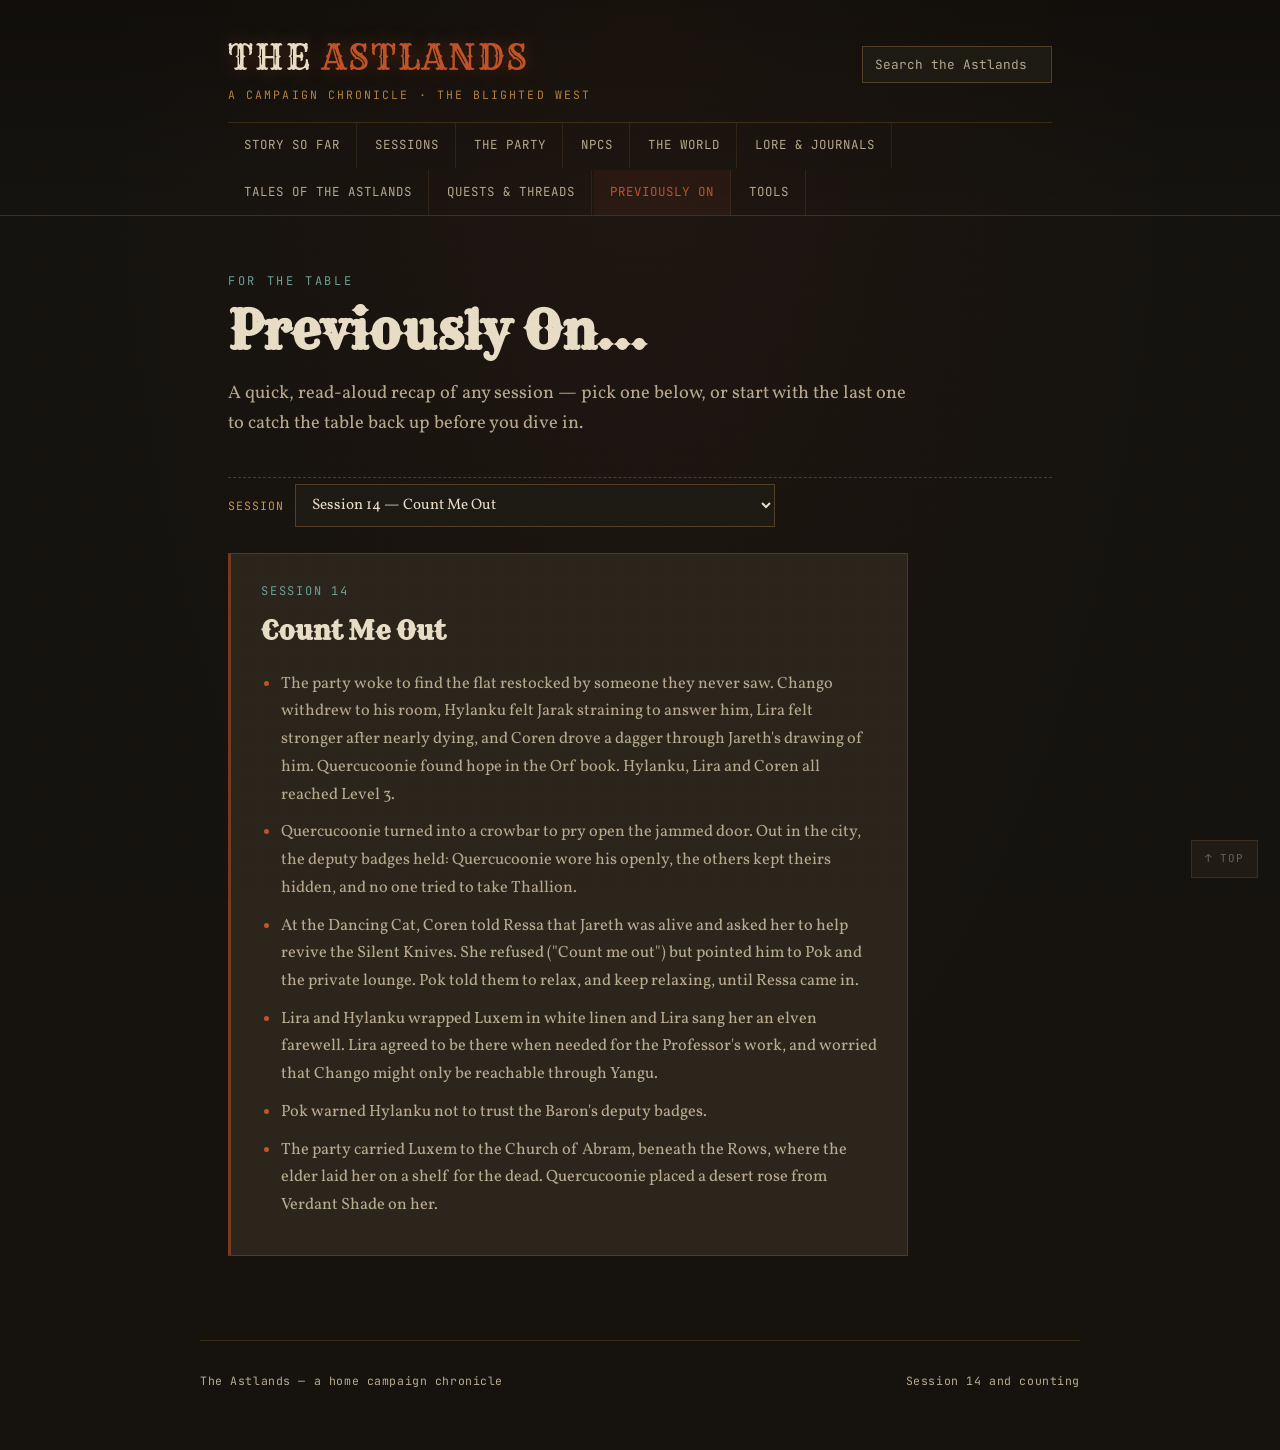
<file: recap.html>
<!doctype html>
<html lang="en">
<head>
<meta charset="utf-8">
<meta name="viewport" content="width=device-width, initial-scale=1">
<title>Previously On &middot; The Astlands</title>
<link rel="stylesheet" href="style.css?v=8">
<link rel="icon" type="image/svg+xml" href="favicon.svg">
<link rel="icon" type="image/png" sizes="32x32" href="favicon-32.png">
<link rel="apple-touch-icon" href="apple-touch-icon.png">
</head>
<body id="page-top">

<header class="site-header">
  <div class="wrap">
    <div class="brand-row">
      <div>
        <div class="brand">THE <span>ASTLANDS</span></div>
        <div class="brand-tag">A Campaign Chronicle · The Blighted West</div>
      </div>
      <div class="search-widget print-hide">
        <input type="search" id="site-search" placeholder="Search the Astlands..." autocomplete="off" aria-label="Search the site">
        <div class="search-results" id="search-results"></div>
      </div>
    </div>
    <nav class="main-nav">
      <a href="index.html">Story So Far</a>
      <a href="sessions.html">Sessions</a>
      <a href="party.html">The Party</a>
      <a href="npcs.html">NPCs</a>
      <a href="world.html">The World</a>
      <a href="lore.html">Lore &amp; Journals</a>
      <a href="tales.html">Tales of the Astlands</a>
      <a href="quests.html">Quests &amp; Threads</a>
      <a href="recap.html" class="active">Previously On</a>
      <a href="tools.html">Tools</a>
    </nav>
  </div>
</header>

<main class="wrap">

  <section class="hero" style="padding-bottom:20px;">
    <div class="eyebrow">For the Table</div>
    <h1 style="font-size:clamp(2.2rem,6vw,3.2rem);">Previously On&hellip;</h1>
    <p class="lede">A quick, read-aloud recap of any session — pick one below, or start with the last one to catch the table back up before you dive in.</p>
  </section>

  <section class="block">
    <div class="recap-controls print-hide">
      <label for="recap-select">Session</label>
      <select id="recap-select"></select>
    </div>

    <div class="recap-card">
      <div class="recap-num" id="recap-num"></div>
      <h3 id="recap-title"></h3>
      <ul id="recap-bullets"></ul>
    </div>
  </section>

</main>

<footer class="site-footer wrap">
  <span>The Astlands — a home campaign chronicle</span>
  <span>Session 14 and counting</span>
</footer>

<script>
var RECAPS = [
  {
    num: 1,
    title: "Six Goblins and a Dead Train",
    bullets: [
      "Six goblins attacked the Desert Rose, and a carriage full of strangers fought them off together for the first time.",
      "Every other passenger aboard turned up dead, and the goblins had stolen the train's magicite core.",
      "Engineer Thistogg offered three options: the village of Pem, a distant temple, or tracking the thieves.",
      "The party chose to hunt the goblins."
    ]
  },
  {
    num: 2,
    title: "What Killed the Goblin Camp",
    bullets: [
      "Tracked the goblins roughly ten miles east toward the Rabbit Rock Mountains.",
      "A night in camp revealed a little of each character's reason for heading to Abrams Rest.",
      "Met Jane, grieving by a campfire — her husband and son killed by the Baron's men hunting mages.",
      "Found the goblin camp already slaughtered, and a stone construct that woke up and knocked Luxem unconscious."
    ]
  },
  {
    num: 3,
    title: "Prying Out the Core",
    bullets: [
      "Nathan explained how to safely strip the magicite core from the construct's chest.",
      "Quercucoonie finally pulled it free after several failed attempts.",
      "Searched the camp, refilled waterskins, and freed a cage of captive raptors.",
      "Began the walk back to the train with the core recovered — and Luxem still unconscious."
    ]
  },
  {
    num: 4,
    title: "The Elf Gate and the Setantii",
    bullets: [
      "Nathan identified the destroyed construct as a Setantii, an Old World machine.",
      "Learned the Baron believes valuable Old World technology is buried in the Drop.",
      "Found a depowered Aiudara — an elven gate — sealed in a crevice.",
      "Fought off four skeletons and a captain; Coren began hearing unexplained whispers on watch."
    ]
  },
  {
    num: 5,
    title: "Arrival, and the Bats Over the Colosseum",
    bullets: [
      "Arrived in Abrams Rest and met Phil Philliamson, Pok, and Ressa Vann at the Dancing Cat.",
      "Learned the Silent Knives were wiped out — and that Jareth might still be alive after all.",
      "Fought in the Colosseum as \"Abrams Unrest\" and won back Lira's elk, Thallion.",
      "Giant bats attacked, led by a horned rider warning of an invaded domain — the party escaped, but the city didn't."
    ]
  },
  {
    num: 6,
    title: "The Masked Healer and the Warning from Nar-Voth",
    bullets: [
      "Regrouped at the Dancing Cat, where a masked healer treated everyone without wearing a collar.",
      "Ressa handed over work permits and a single Cobbles pass; Coren told her a little more about Jareth.",
      "The rider delivered a final warning: do not enter Nar-Voth again.",
      "Hylanku received a blessing from Jarák, and the party prepared to enter the Cobbles."
    ]
  },
  {
    num: 7,
    title: "Into the Cobbles",
    bullets: [
      "Talked their way into the Cobbles as disaster labourers, assigned to the guard Gaskin.",
      "Hylanku spoke with a collared mage who no longer had a name to give him.",
      "Sent to clear the Riad, a bathhouse locked down around a trapped bat; met Selene Von Basten outside.",
      "Destroyed five animated clay guardians inside."
    ]
  },
  {
    num: 8,
    title: "The Riad and the Old Safehouse",
    bullets: [
      "Found dead bodies, magical white gloves, and maintenance tunnels beneath the Riad.",
      "Rescued a hiding family and killed the bat responsible for the lockdown.",
      "Earned a flat in the Cobbles — which turned out to be Coren's old safehouse, shared once with Jareth.",
      "A solo scouting attempt on the library went wrong; the party agreed to go in together next time."
    ]
  },
  {
    num: 9,
    title: "Auctions, Funerals and the Dead Upstairs",
    bullets: [
      "Quercucoonie bought and freed a man sold at auction — Kuldosk.",
      "Lira helped wrap the dead for the city's funeral rites, and quietly sowed distrust of the guards.",
      "Learned Luxem had died in her sleep, cause unclear; Hylanku held a small ceremony for her.",
      "Coren learned Lorcend Von Basten personally sent Jareth's body to the library, and broke open the library window."
    ]
  },
  {
    num: 10,
    title: "Hylanku's Story and the Stairway Below",
    bullets: [
      "Hylanku finally told the party his backstory — Old Bull, Foxfire, and the enforcer who killed one and shattered his horn.",
      "Realised that enforcer was Lorcend Von Basten.",
      "Broke into the Professor's library and found journals on Subjects 001, 126, 442 (Jareth), and 469 (Old Bull).",
      "Cracked the combination lock — 126 · 442 · 469 — and opened a hidden stairway beneath the library."
    ]
  },
  {
    num: 11,
    title: "A More Thorough Examination",
    bullets: [
      "Descended beneath the library into cells of undead, an abandoned kitchen, and a hidden bedroom.",
      "Coren found a spacious pouch and a portrait fixed to a mirror — Lira sensed something twisted, not cursed, further in.",
      "A child's diary repeated one word gone erratic: Oort, Ortt, Ortth — the same creature found in the library above.",
      "Found a chamber of eight tanks around a glowing dome. A voice claiming to be the Professor greeted them by name — and called Chango 'the ape who owes everything to me.'",
      "Three tanks opened. The examination began."
    ]
  },
  {
    num: 12,
    title: "Hello, Chango",
    bullets: [
      "Fought off crawling hands and severed heads from the opened tanks — Lira caught one bare-handed just before Chango shot it apart in her grip.",
      "Lira's call for aid summoned something corrupted by the lab itself — winged rats, not her usual allies, but they fought anyway.",
      "A second wave — diseased festrogs and a screaming herexen — dropped Lira twice. The party pulled her back both times.",
      "The fighting stopped when a man in a top hat and long coat walked in through the wreckage, clapping.",
      "He looked past the rest of the party and greeted Chango by name, like they already knew each other."
    ]
  },
  {
    num: 13,
    title: "Papa",
    bullets: [
      "The Professor answered questions calmly, shrugged off a boulder Hylanku threw at him, and revealed Subject 442 — Jareth, bestial and barely recognisable, suspended in a containment pod.",
      "Offered the party deputation under the Baron — freedom in the city and open use of magic — in exchange for clearing a vault belonging to Marhesh Dar, the Mad Jester King. Chango accepted immediately.",
      "Claimed to have given Chango sentience himself, purely for his own entertainment; fragments of memory surfaced on their own, ending with Chango screaming a single word: \"Papa.\"",
      "Relayed a message from Callow May — \"Dinner will always be on the table\" — and refused to let Jareth die, saying he no longer could even if he wanted to.",
      "Ort led the party out and gave Quercucoonie a book of Orf, explaining the failing protection over his homeland. Kuldosk left the party for good, calling the whole night \"fucking mental.\"",
      "Back at the flat, Coren finally told the party everything: a changeling and Callow May's son, raised by human parents in Dreadmere Marsh, and the truth behind the blade that struck Jareth the night he fled Abrams Rest."
    ]
  },
  {
    num: 14,
    title: "Count Me Out",
    bullets: [
      "The party woke to find the flat restocked by someone they never saw. Chango withdrew to his room, Hylanku felt Jarak straining to answer him, Lira felt stronger after nearly dying, and Coren drove a dagger through Jareth's drawing of him. Quercucoonie found hope in the Orf book. Hylanku, Lira and Coren all reached Level 3.",
      "Quercucoonie turned into a crowbar to pry open the jammed door. Out in the city, the deputy badges held: Quercucoonie wore his openly, the others kept theirs hidden, and no one tried to take Thallion.",
      "At the Dancing Cat, Coren told Ressa that Jareth was alive and asked her to help revive the Silent Knives. She refused (\"Count me out\") but pointed him to Pok and the private lounge. Pok told them to relax, and keep relaxing, until Ressa came in.",
      "Lira and Hylanku wrapped Luxem in white linen and Lira sang her an elven farewell. Lira agreed to be there when needed for the Professor's work, and worried that Chango might only be reachable through Yangu.",
      "Pok warned Hylanku not to trust the Baron's deputy badges.",
      "The party carried Luxem to the Church of Abram, beneath the Rows, where the elder laid her on a shelf for the dead. Quercucoonie placed a desert rose from Verdant Shade on her."
    ]
  }
];

(function () {
  var select = document.getElementById('recap-select');
  var numEl = document.getElementById('recap-num');
  var titleEl = document.getElementById('recap-title');
  var bulletsEl = document.getElementById('recap-bullets');

  RECAPS.forEach(function (r) {
    var opt = document.createElement('option');
    opt.value = r.num;
    opt.textContent = 'Session ' + (r.num < 10 ? '0' + r.num : r.num) + ' — ' + r.title;
    select.appendChild(opt);
  });

  function render(num) {
    var r = RECAPS.find(function (x) { return x.num === num; });
    if (!r) return;
    numEl.textContent = 'Session ' + (r.num < 10 ? '0' + r.num : r.num);
    titleEl.textContent = r.title;
    bulletsEl.innerHTML = '';
    r.bullets.forEach(function (b) {
      var li = document.createElement('li');
      li.textContent = b;
      bulletsEl.appendChild(li);
    });
  }

  var latest = RECAPS[RECAPS.length - 1].num;
  select.value = latest;
  render(latest);

  select.addEventListener('change', function () {
    render(parseInt(select.value, 10));
  });
})();
</script>

<a href="#page-top" class="back-to-top" aria-label="Back to top">&#8593; TOP</a>

<script src="search-data.js"></script>
<script src="search.js"></script>

</body>
</html>
</file>
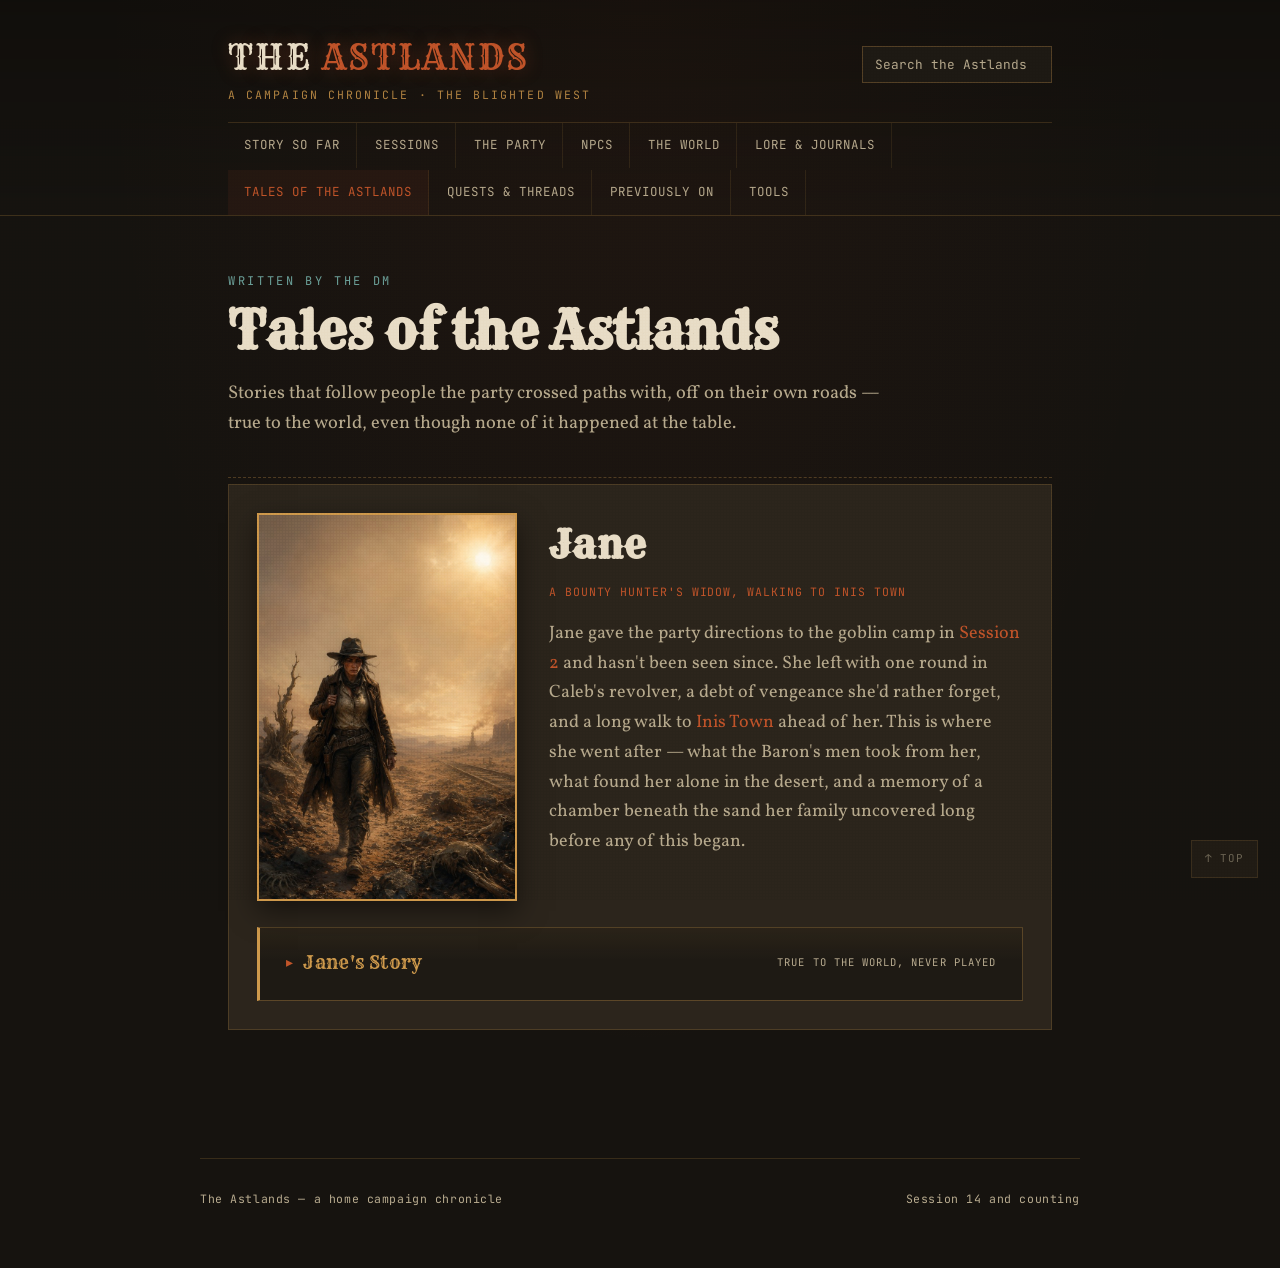
<file: tales.html>
<!doctype html>
<html lang="en">
<head>
<meta charset="utf-8">
<meta name="viewport" content="width=device-width, initial-scale=1">
<title>Tales of the Astlands · The Astlands</title>
<link rel="stylesheet" href="style.css?v=8">
<link rel="icon" type="image/svg+xml" href="favicon.svg">
<link rel="icon" type="image/png" sizes="32x32" href="favicon-32.png">
<link rel="apple-touch-icon" href="apple-touch-icon.png">
</head>
<body id="page-top">

<header class="site-header">
  <div class="wrap">
    <div class="brand-row">
      <div>
        <div class="brand">THE <span>ASTLANDS</span></div>
        <div class="brand-tag">A Campaign Chronicle · The Blighted West</div>
      </div>
      <div class="search-widget print-hide">
        <input type="search" id="site-search" placeholder="Search the Astlands..." autocomplete="off" aria-label="Search the site">
        <div class="search-results" id="search-results"></div>
      </div>
    </div>
    <nav class="main-nav">
      <a href="index.html">Story So Far</a>
      <a href="sessions.html">Sessions</a>
      <a href="party.html">The Party</a>
      <a href="npcs.html">NPCs</a>
      <a href="world.html">The World</a>
      <a href="lore.html">Lore &amp; Journals</a>
      <a href="tales.html" class="active">Tales of the Astlands</a>
      <a href="quests.html">Quests &amp; Threads</a>
      <a href="recap.html">Previously On</a>
      <a href="tools.html">Tools</a>
    </nav>
  </div>
</header>

<main class="wrap">

  <section class="hero" style="padding-bottom:20px;">
    <div class="eyebrow">Written by the DM</div>
    <h1 style="font-size:clamp(2.2rem,6vw,3.2rem);">Tales of the Astlands</h1>
    <p class="lede">Stories that follow people the party crossed paths with, off on their own roads — true to the world, even though none of it happened at the table.</p>
  </section>

  <section class="block">

    <div class="tale-card" id="tale-jane">
      <div class="tale-top">
        <div class="tale-cover">
          <img src="images/tales/jane-cover.jpg" alt="Jane walking alone across the Blighted West desert.">
        </div>
        <div class="tale-header">
          <h3>Jane</h3>
          <div class="tale-subtitle">A bounty hunter's widow, walking to Inis Town</div>
          <p class="tale-blurb">Jane gave the party directions to the goblin camp in <a href="sessions.html#session-02">Session 2</a> and hasn't been seen since. She left with one round in Caleb's revolver, a debt of vengeance she'd rather forget, and a long walk to <a href="world.html#loc-inis-town">Inis Town</a> ahead of her. This is where she went after — what the Baron's men took from her, what found her alone in the desert, and a memory of a chamber beneath the sand her family uncovered long before any of this began.</p>
        </div>
      </div>

      <details class="flashback">
        <summary><span class="arrow">&#9656;</span>Jane's Story<span class="sub">true to the world, never played</span></summary>
        <div class="flashback-body tale-story-inner">

            <p><em>They're gonna get themselves killed.</em></p>

            <p>Jane watched the strangers with blurred curiosity as they walked away from her small camp towards the <a href="world.html#loc-rabbit-rock">Rabbit Rock Mountains</a>. At first glance, they didn't seem like much. There were seven of them, an unlikely band consisting of two humans, two elves, a tanuki, a vanaran, and the biggest minotaur she had ever seen, not that she had seen many in her life, she thought they didn't branch far out from the Mountains. One of the humans, an older gentlemen with a surprisingly well to-do beard, was tied by the wrists. Prisoner, she suspected. It further demonstrated their experience, and she remembered an old saying: never start one job when another needs finishing. Shame. The elf girl was sweet.</p>

            <p>She had given them directions. They were looking for the band of goblins that came galloping by a day or so ago. Was it a day? Maybe two? She wasn't sure, she had been drinking. These strangers didn't seem to know how large this horde was, or that they had pyros. Oh well, she thought, they'll know soon enough.</p>

            <div class="tale-figure">
              <img src="images/tales/jane-family.jpg" alt="Jane looking at a charcoal drawing of her family.">
            </div>

            <p>She took the charcoal drawing of her, Caleb and Joshua out of her pocket and stared at it for a while. Though black and white, she could see the beautiful blue of her husband's eyes, and the flecks of white in the hair at his temples. She could see the wonderful, golden, brown mop of Joshua and his favourite dark green shirt. She had bought that shirt from a merchant for his birthday.</p>

            <p>It had only been a week or so since the Baron's men had been waiting in ambush and accused them of magery. They said they had seen magical energy from afar and because her and her family were the only ones out here for miles, it stood to reason they were the source. It was just an excuse, those men had been out in the wastes too long, too bored and wanted some fun. That fun ended with Caleb and Joshua dead. Now there was only her. She raised the pistol to her eyes. It was Caleb's, not that he really knew how to use it. He took a few shots at the men before they brought him down, and before she was able to draw her own rifle she was struck in the back of the head. They didn't take it when they left her boys in the sand, they didn't take anything at all, though they did break her rifle. They didn't even have the decency to kill her. Leaving her alive was their cruel joke. Their leader, a grey haired man with a matching moustache, dressed in all black, even taunted her into finding her revenge in the future. She opened the chamber. One round left. She was interrupted by those strangers and forgotten all about it. Silly, sweet elf girl. She placed the pistol back in her satchel.</p>

            <p>She had decided to head south to Inis Town to see what work she could find. Jimmy, who worked at The Guilty Noose, was an old friend of hers, and the tavern itself was where caravanners would rest after making the journey through <a href="world.html#loc-dreadmere-marsh">Dreadmere Marsh</a>. She would ask him if there was anyone looking for extra muscle and to put in a good word for her. Work will keep me occupied. She had given up bodyguard work when she met Caleb. He was the cleverest man she had ever met. He knew all sorts of things, from history of the world before the Devastation, to the creatures that roamed the wasteland. With his brain and her brawn, they felt there was nothing the Blighted West could send their way they couldn't handle. She thought of Caleb pleading for his family to be spared. She thought of Joshua lying on the floor, skull broken by a boot.</p>

            <p>She walked early mornings, found shade at high noon when she could, walked until the sun went down. The heat of the sun bellowed down on her that it was all she could think about. She was pleased for it. Her shirt wrapped tight around her chest and back with sweat, and the leather coat and trousers had begun to chaff. The soles of her boots were thinning on the inside, and she could feel each blister swell and burst with each step. Only a day or so from Inis, she powered on. Only a day.</p>

            <p>Jane wanted to find the tracks of the Baron's train, <a href="world.html#loc-desert-rose-loc">The Desert Rose</a>, and follow them all the way to Inis Town. So long as she stuck to the tracks, she couldn't miss it. She lost herself in her thoughts of her family, watching her feet take step after step. It was in this haze she heard a voice, a whisper on the dusty wind.</p>

            <blockquote class="rider-quote">"We can stop him. Van Owen. We can avenge them. We can avenge me."</blockquote>

            <p>It was as though she could feel breath on her ear. She swung around to find no one there. Then, in the distance, she saw a figure standing on the horizon, marching closer towards her.</p>

            <div class="tale-figure right">
              <img src="images/tales/jane-mirage.jpg" alt="Jane kneeling in the desert, aiming a pistol at a headless figure.">
            </div>

            <p>Jane reached for Caleb's gun. The drinking and the lack of sleep caused her to slow and fumble it from her bag. She eventually aimed it at the figure, shaking. It was impossibly close now, no one could get that close in that short space of time. The figure wore a tattered cotton shirt with a gunslinger's bandolier over its left shoulder wrapping round its chest. Its leather trousers were torn and its boots looked much like hers. She could see its arms had been wounded, and bullet holes decorated its shirt. "Just to let you know" She bellowed. "I've just about had the worst week any soul could have, and so I'm on my last fuckin' thread of patience. You take one more fuckin' step, I'll fill your fuckin' stomach so full of blackpowder every time you shit it'll feel like taking pop shots at the local rhizan." The figure didn't move. "You hear me? You get that through your thick sku-" that's when Jane noticed.. She could now see a neck, but the figure was missing its head. She kept the gun levelled at it, but didn't say anything more. After a few moments, the figure raised its arm, pointing out into the desert. She got the impression it was telling her to go somewhere. Jane crouched then sat firmly on the ground, still aiming the gun. It wasn't coming towards her and would have probably done so by now if it wanted to, but she was not about to go and take a look at what this thing wanted her to see. No sir, you can point all day if you want. I'm getting out of here.</p>

            <p>She heard the sound of a Roc flying overhead and took her eyes off the figure for a split second. When she looked back, the headless figure was gone.</p>

            <p>"I hate the fuckin' desert." She sighed, lowered her gun and continued to trek across the wasteland alone.</p>

            <p>As the sun finally went down, and not a moment too soon, Jane had found the tracks she had been looking for and followed them until she found a hollow in the canyon wall where the tracks cut through. She settled down and took out her water-skin. The leather was deep green, and the glass stopper gleamed purple in the light.</p>

            <p>"Stream" she said as she pulled the stopper free. Water began to flow incessantly from the spout, spilling all over her leathers. "Godsdammit!" Jane quickly pressed the water skin to her lips. She never did get the hang of using this thing. She then made a fire and took out the crock-pot. "Stew" and almost instantly at the sound of the word, the crock-pot is filled with vegetables and broth, giving off the most wonderful smell. She reached into her bag and pulled out the bottle of whiskey. As she watched the fire, she remembered the day Joshua stumbled upon these wonders. They were crossing the desert on foot, trying to keep a wide berth of a swarm of <a href="world.html#fauna-ankhrav">ankhrav</a> that had breached the surface. They must have walked over one of their abandoned tunnels, because in an instant Joshua fell out of sight.</p>

            <div class="tale-scene-break">&#8258; &#8258; &#8258;</div>

            <p>"Josh!" Jane and Caleb ran to where the ground and Josh used to be. "Joshua! Talk to me darlin'!" After a second of silence, she begins to hears coughing. "I'm fine Ma!" he shouts as he pats his clothes, shaking the dust. "I'm fine, just a bruised ass is all. It's really something down here though. Pa, you need come take a look!" "Okay, hold on, we're gonna tie a rope." Caleb walks to a large stone nearby, ties a rope secure, and he and Jane descend to see what Josh had uncovered.</p>

            <p>The chamber he had crashed into was relatively small. There were statues, and some kind of mural carved into a huge stone wall. The statues were of dragons, that much Jane knew. Nasty looking things. They each had four limbs, each with four onyx claws, and long slender necks like that of a serpent. The heads, which had two horns that followed the shape of the neck, were bowed. Their wings were folded in reverence facing the wall carving at the far end of the chamber. The mural was of an enormous dragon, similar looking to the statues, but much more grandiose and striking. It seemed to be breathing some sort of fire from its mouth striking a dark hole or cave. Carved around the edges of this hole were tentacles or insect legs pulling themselves out. Jane stood in awe, even with her ignorance of art she could see the expert craftsmanship that had gone into this work.</p>

            <p>"It's <a href="lore.html#deity-elryn">Elryn</a>, The Father of Dragons." Caleb said, straightening his posture whenever he was ready to give a lesson in history. "They say he was one of the first Gods to leave Chaos, and that he gave Gozreh the elements to create the universe." He reaches up to the mural. "Another name for him is The Master of All Elements, though he is usually depicted with ice or water, as that was his preference." "How do you know all this?" asked Jane. "Because I actually read the books we find before we sell them, my love." Caleb said, grinning. He followed the intricate details of the mural with his finger, delicately caressing the etchings. He was fascinated with this stuff. Jane never knew why, it never helped them survive. "This is post-Devastation. It's too intact, and too close to the surface. See here, written in Draconic: 'Elryn's cage is broken, the Worldbreaker is free'. He began then to explain the mural shows Elyrn using the elements and his breath to create some sort of barrier or seal, against the creature trying to escape the dark spot on the mural.. "My guess is it's some sort of gorge or ravine. Whatever this Worldbreaker is, Elyrn is doing his very best to stop it."</p>

            <p>His eyes flick to the other side of the mural and then back. "Oh, interesting..." He points in the centre of the barrier, "This symbol, etched ever so faintly in the centre. A leaf with a drop of water, that's the symbol for <a href="lore.html#deity-gozreh">Gozreh</a>. But why is she the centre of this seal?" He goes on. "And here! That's <a href="lore.html#deity-orf">Orf</a>, a silver tongue before a crown. And <a href="lore.html#deity-algrida">Algrida</a>, the goddess of Love and War. You can tell because her warhammer also looks like-"</p>

            <p>"Alright, alright." Jane interrupts, eyeing Joshua. She knew the symbols of the gods, as Caleb had taught her on their travels to keep the boredom away. There were the two he had already pointed out, Orf, the God of Tricks and Charm, and Algrida, but there were more. There was the symbol for <a href="lore.html#deity-jarak">Jarák</a>, a bull with six horns, The God of Earth and Mountain. There was a lizard under a crescent moon; <a href="lore.html#deity-manarach">Manarach</a>, God of the Shadows. A lute and a butterfly – <a href="lore.html#deity-nymia">Nymia</a>, the Goddess of Song and Dreams. And finally, a spiralling comet. <a href="lore.html#deity-pharasma">Pharasma</a> – The Lady of Graves. They were surrounding Elyrn. It seemed the whole pantheon had come to play.</p>

            <p>"They seem to be feeding Elyrn. Either their power or life force, if gods have such a thing." He gestured to the beams of light or energy coming from the symbols to Elryn himself. "So this wall carving is showing the gods stoppin' something breaking through from...somewhere? And this particular mural is showing it from Elyrn's point of view?" "Exactly."</p>

            <div class="tale-figure-full">
              <img src="images/tales/jane-mural.jpg" alt="A carved chamber deep underground, showing a huge dragon mural surrounded by statues and divine symbols.">
            </div>

            <p>"So, it would stand to reason there are other murals from the other gods' point of view." Caleb turned to Jane, wide eyed "Yes, it's safe to assume it does. Very clever, my love. And if there are more murals, that would mean this is only part of the story." He quietens for a moment. "Could this be cause of 'The Great Devastation?'"</p>

            <p>"Ma, Pa, come take a look at this." Joshua called from the other end of the chamber. He was crouched next to the skeletal corpse. Some adventurer had made it to this chamber and had perished before making it to the mural door. The skeleton was lying upright, holding a crock-pot and water-skin in their arms. Joshua had found a notebook on the body. "He's clutching them real tight don't 'cha think?"</p>

            <div class="tale-scene-break">&#8258; &#8258; &#8258;</div>

            <p>She awoke in the middle of the night from her dream. The fire had reduced to embers. Pulling her blanket tightly, Jane began to cry.</p>

          </div>
        </details>
    </div>

  </section>

</main>

<footer class="site-footer wrap">
  <span>The Astlands — a home campaign chronicle</span>
  <span>Session 14 and counting</span>
</footer>

<a href="#page-top" class="back-to-top" aria-label="Back to top">&#8593; TOP</a>

<script src="search-data.js"></script>
<script src="search.js"></script>

</body>
</html>
</file>
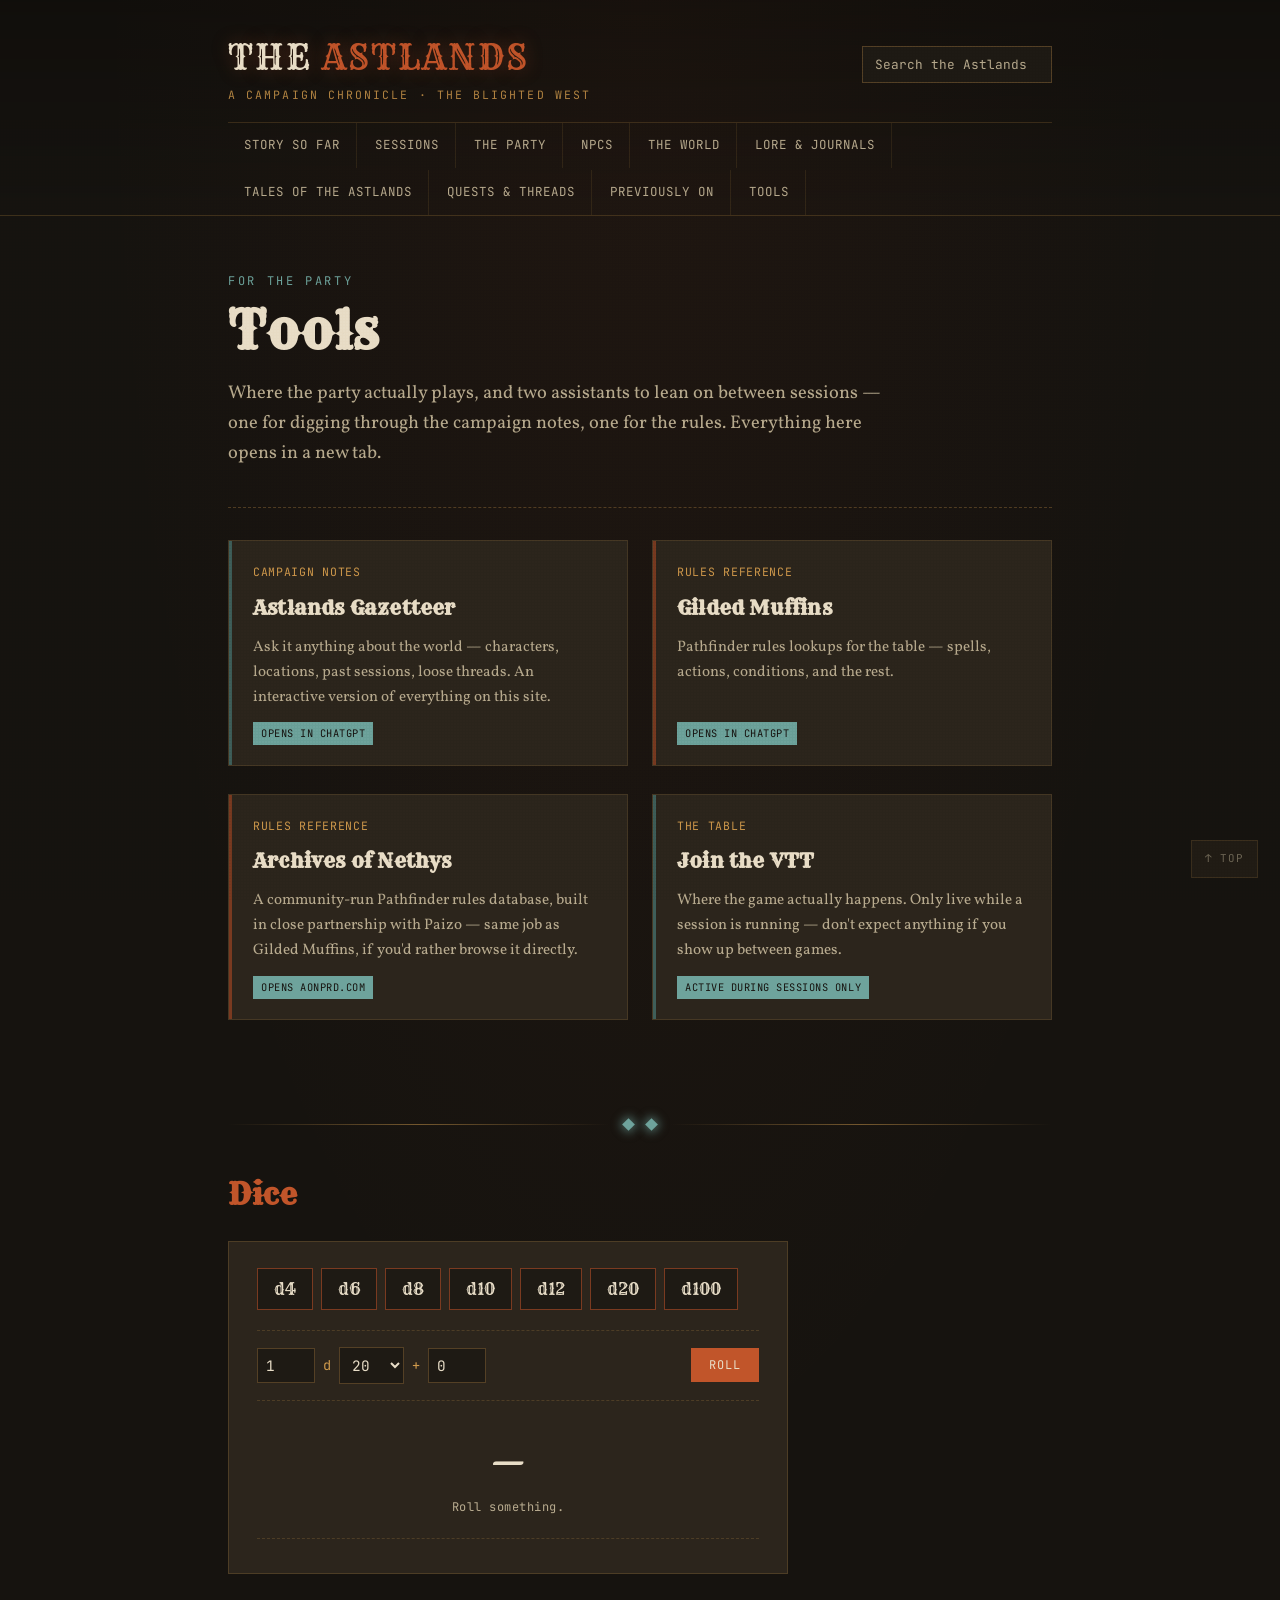
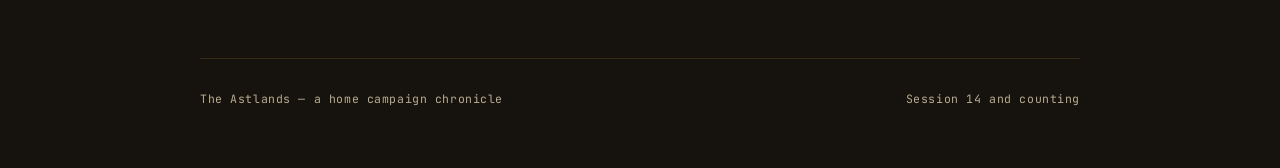
<file: tools.html>
<!doctype html>
<html lang="en">
<head>
<meta charset="utf-8">
<meta name="viewport" content="width=device-width, initial-scale=1">
<title>Tools · The Astlands</title>
<link rel="stylesheet" href="style.css?v=8">
<link rel="icon" type="image/svg+xml" href="favicon.svg">
<link rel="icon" type="image/png" sizes="32x32" href="favicon-32.png">
<link rel="apple-touch-icon" href="apple-touch-icon.png">
</head>
<body id="page-top">

<header class="site-header">
  <div class="wrap">
    <div class="brand-row">
      <div>
        <div class="brand">THE <span>ASTLANDS</span></div>
        <div class="brand-tag">A Campaign Chronicle · The Blighted West</div>
      </div>
      <div class="search-widget print-hide">
        <input type="search" id="site-search" placeholder="Search the Astlands..." autocomplete="off" aria-label="Search the site">
        <div class="search-results" id="search-results"></div>
      </div>
    </div>
    <nav class="main-nav">
      <a href="index.html">Story So Far</a>
      <a href="sessions.html">Sessions</a>
      <a href="party.html">The Party</a>
      <a href="npcs.html">NPCs</a>
      <a href="world.html">The World</a>
      <a href="lore.html">Lore &amp; Journals</a>
      <a href="tales.html">Tales of the Astlands</a>
      <a href="quests.html">Quests &amp; Threads</a>
      <a href="recap.html">Previously On</a>
      <a href="tools.html">Tools</a>
    </nav>
  </div>
</header>

<main class="wrap">

  <section class="hero" style="padding-bottom:20px;">
    <div class="eyebrow">For the Party</div>
    <h1 style="font-size:clamp(2.2rem,6vw,3.2rem);">Tools</h1>
    <p class="lede">Where the party actually plays, and two assistants to lean on between sessions — one for digging through the campaign notes, one for the rules. Everything here opens in a new tab.</p>
  </section>

  <section class="block">
    <div class="card-grid">

      <a class="card magic tool-card" href="https://chatgpt.com/g/g-69d3bde0b16c819183f3e6e7a05c6a05-astlands-gazetteer" target="_blank" rel="noopener">
        <div class="meta">Campaign Notes</div>
        <h4>Astlands Gazetteer</h4>
        <p style="color:var(--bone-dim); font-size:0.95rem; margin:10px 0 0;">Ask it anything about the world — characters, locations, past sessions, loose threads. An interactive version of everything on this site.</p>
        <div class="tag-row"><span class="tag">Opens in ChatGPT</span></div>
      </a>

      <a class="card tool-card" href="https://chatgpt.com/g/g-69d2949753588191a68e1f8eba8d3719-gilded-muffins" target="_blank" rel="noopener">
        <div class="meta">Rules Reference</div>
        <h4>Gilded Muffins</h4>
        <p style="color:var(--bone-dim); font-size:0.95rem; margin:10px 0 0;">Pathfinder rules lookups for the table — spells, actions, conditions, and the rest.</p>
        <div class="tag-row"><span class="tag">Opens in ChatGPT</span></div>
      </a>

      <a class="card tool-card" href="https://www.aonprd.com/" target="_blank" rel="noopener">
        <div class="meta">Rules Reference</div>
        <h4>Archives of Nethys</h4>
        <p style="color:var(--bone-dim); font-size:0.95rem; margin:10px 0 0;">A community-run Pathfinder rules database, built in close partnership with Paizo — same job as Gilded Muffins, if you'd rather browse it directly.</p>
        <div class="tag-row"><span class="tag">Opens aonprd.com</span></div>
      </a>

      <a class="card magic tool-card" href="https://www.theastlands.uk" target="_blank" rel="noopener">
        <div class="meta">The Table</div>
        <h4>Join the VTT</h4>
        <p style="color:var(--bone-dim); font-size:0.95rem; margin:10px 0 0;">Where the game actually happens. Only live while a session is running — don't expect anything if you show up between games.</p>
        <div class="tag-row"><span class="tag">Active during sessions only</span></div>
      </a>

    </div>
  </section>

  <div class="divider"><div class="gem"></div><div class="gem"></div></div>

  <section class="block">
    <h2 class="section-title">Dice</h2>
    <div class="dice-roller">

      <div class="dice-buttons">
        <button class="die-btn" data-sides="4">d4</button>
        <button class="die-btn" data-sides="6">d6</button>
        <button class="die-btn" data-sides="8">d8</button>
        <button class="die-btn" data-sides="10">d10</button>
        <button class="die-btn" data-sides="12">d12</button>
        <button class="die-btn" data-sides="20">d20</button>
        <button class="die-btn" data-sides="100">d100</button>
      </div>

      <div class="dice-custom">
        <input type="number" id="dice-count" value="1" min="1" max="20" aria-label="Number of dice">
        <span class="dice-x">d</span>
        <select id="dice-sides" aria-label="Die sides">
          <option value="4">4</option>
          <option value="6">6</option>
          <option value="8">8</option>
          <option value="10">10</option>
          <option value="12">12</option>
          <option value="20" selected>20</option>
          <option value="100">100</option>
        </select>
        <span class="dice-x">+</span>
        <input type="number" id="dice-mod" value="0" aria-label="Modifier">
        <button id="dice-roll-custom" type="button">Roll</button>
      </div>

      <div class="dice-result" id="dice-result">
        <div class="dice-result-value" id="dice-result-value">—</div>
        <div class="dice-result-detail" id="dice-result-detail">Roll something.</div>
      </div>

      <div class="dice-history" id="dice-history"></div>

    </div>
  </section>

</main>

<footer class="site-footer wrap">
  <span>The Astlands — a home campaign chronicle</span>
  <span>Session 14 and counting</span>
</footer>

<script>
(function () {
  var historyEl = document.getElementById('dice-history');
  var valueEl = document.getElementById('dice-result-value');
  var detailEl = document.getElementById('dice-result-detail');
  var history = [];

  function roll(sides) { return 1 + Math.floor(Math.random() * sides); }

  function showResult(count, sides, mod, rolls) {
    var sum = rolls.reduce(function (a, b) { return a + b; }, 0) + mod;
    valueEl.textContent = sum;
    valueEl.classList.remove('crit-hit', 'crit-fail');
    if (count === 1 && sides === 20) {
      if (rolls[0] === 20) valueEl.classList.add('crit-hit');
      if (rolls[0] === 1) valueEl.classList.add('crit-fail');
    }
    var label = count + 'd' + sides + (mod ? (mod > 0 ? ' + ' + mod : ' - ' + Math.abs(mod)) : '');
    var breakdown = rolls.length > 1 || mod ? '(' + rolls.join(' + ') + (mod ? (mod > 0 ? ' + ' + mod : ' - ' + Math.abs(mod)) : '') + ')' : '';
    detailEl.textContent = label + (breakdown ? '  ' + breakdown : '');

    history.unshift({ label: label, sum: sum });
    if (history.length > 8) history.pop();
    renderHistory();
  }

  function renderHistory() {
    historyEl.innerHTML = '';
    history.forEach(function (h) {
      var row = document.createElement('div');
      row.className = 'dice-history-row';
      row.innerHTML = '<span>' + h.label + '</span><span class="dice-history-sum">' + h.sum + '</span>';
      historyEl.appendChild(row);
    });
  }

  document.querySelectorAll('.die-btn').forEach(function (btn) {
    btn.addEventListener('click', function () {
      var sides = parseInt(btn.getAttribute('data-sides'), 10);
      var r = roll(sides);
      showResult(1, sides, 0, [r]);
    });
  });

  document.getElementById('dice-roll-custom').addEventListener('click', function () {
    var count = Math.max(1, Math.min(20, parseInt(document.getElementById('dice-count').value, 10) || 1));
    var sides = parseInt(document.getElementById('dice-sides').value, 10);
    var mod = parseInt(document.getElementById('dice-mod').value, 10) || 0;
    var rolls = [];
    for (var i = 0; i < count; i++) rolls.push(roll(sides));
    showResult(count, sides, mod, rolls);
  });
})();
</script>

<a href="#page-top" class="back-to-top" aria-label="Back to top">&#8593; TOP</a>

<script src="search-data.js"></script>
<script src="search.js"></script>

</body>
</html>
</file>
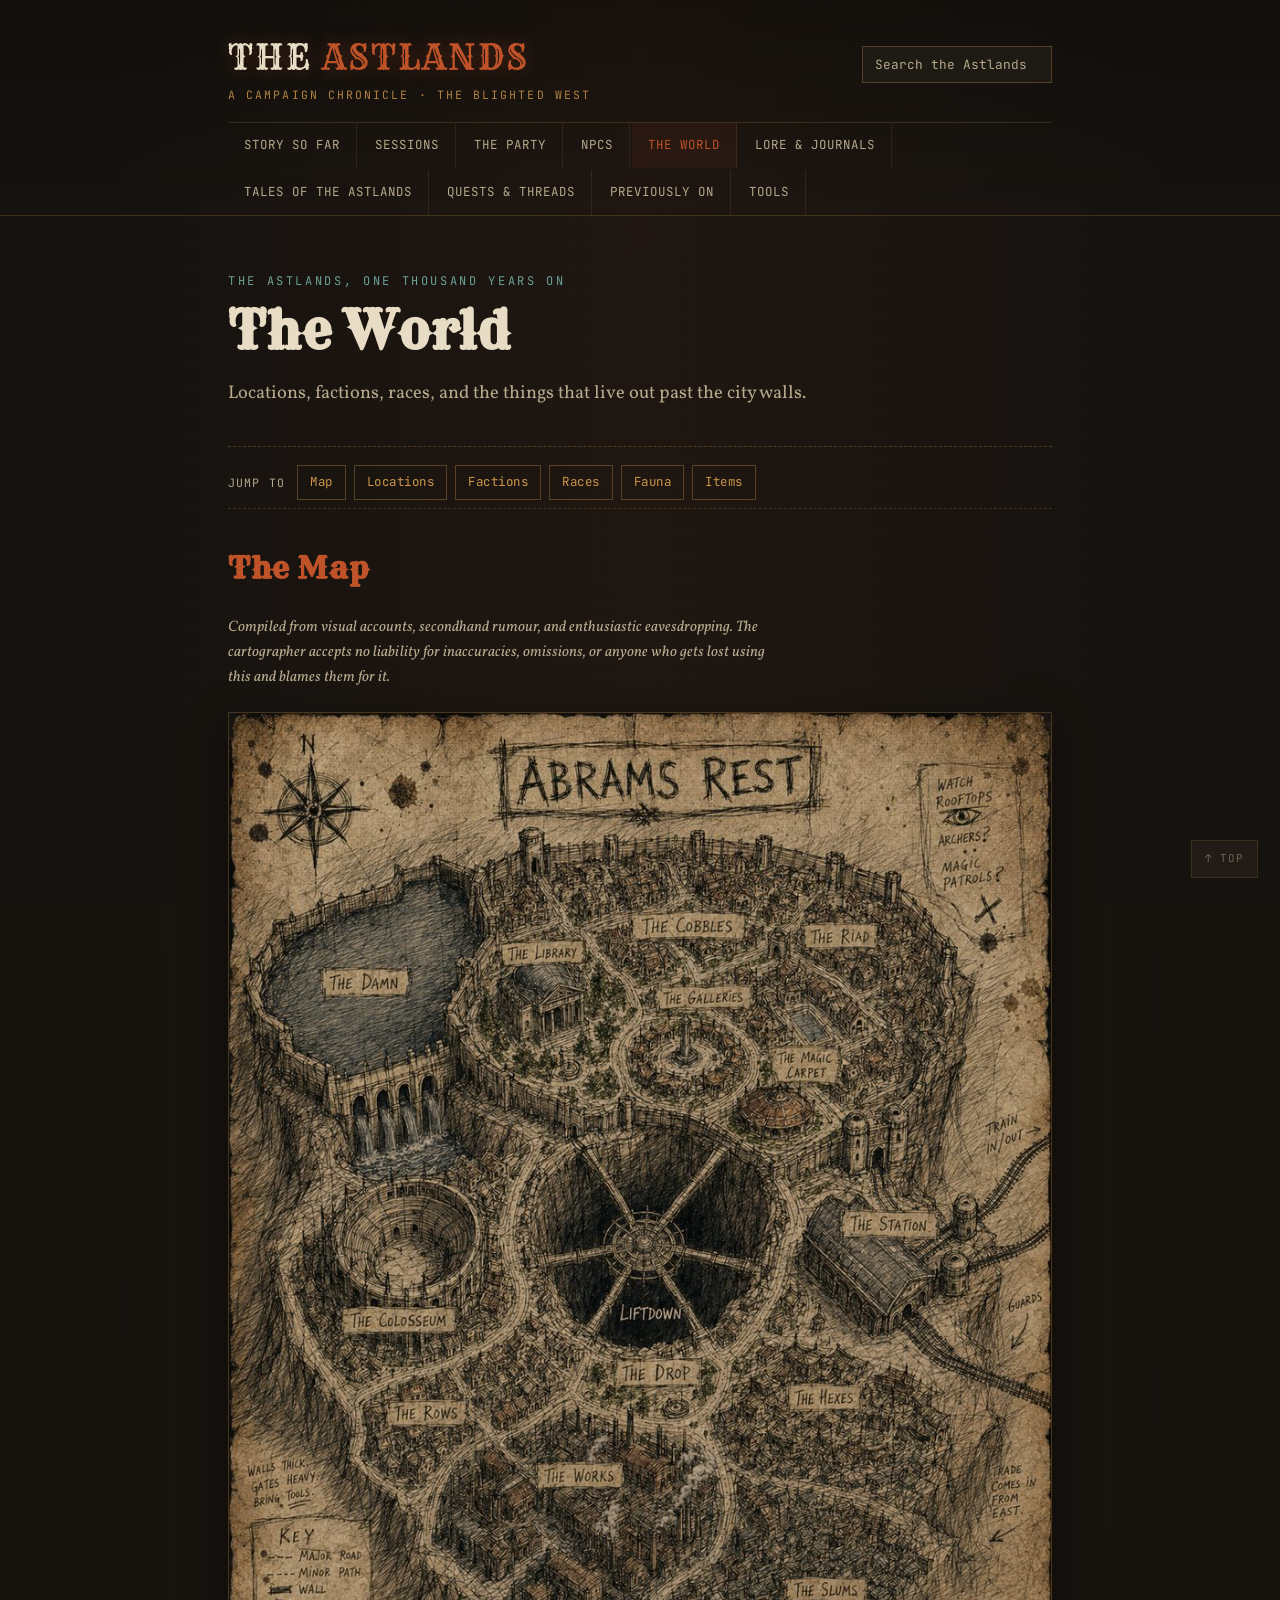
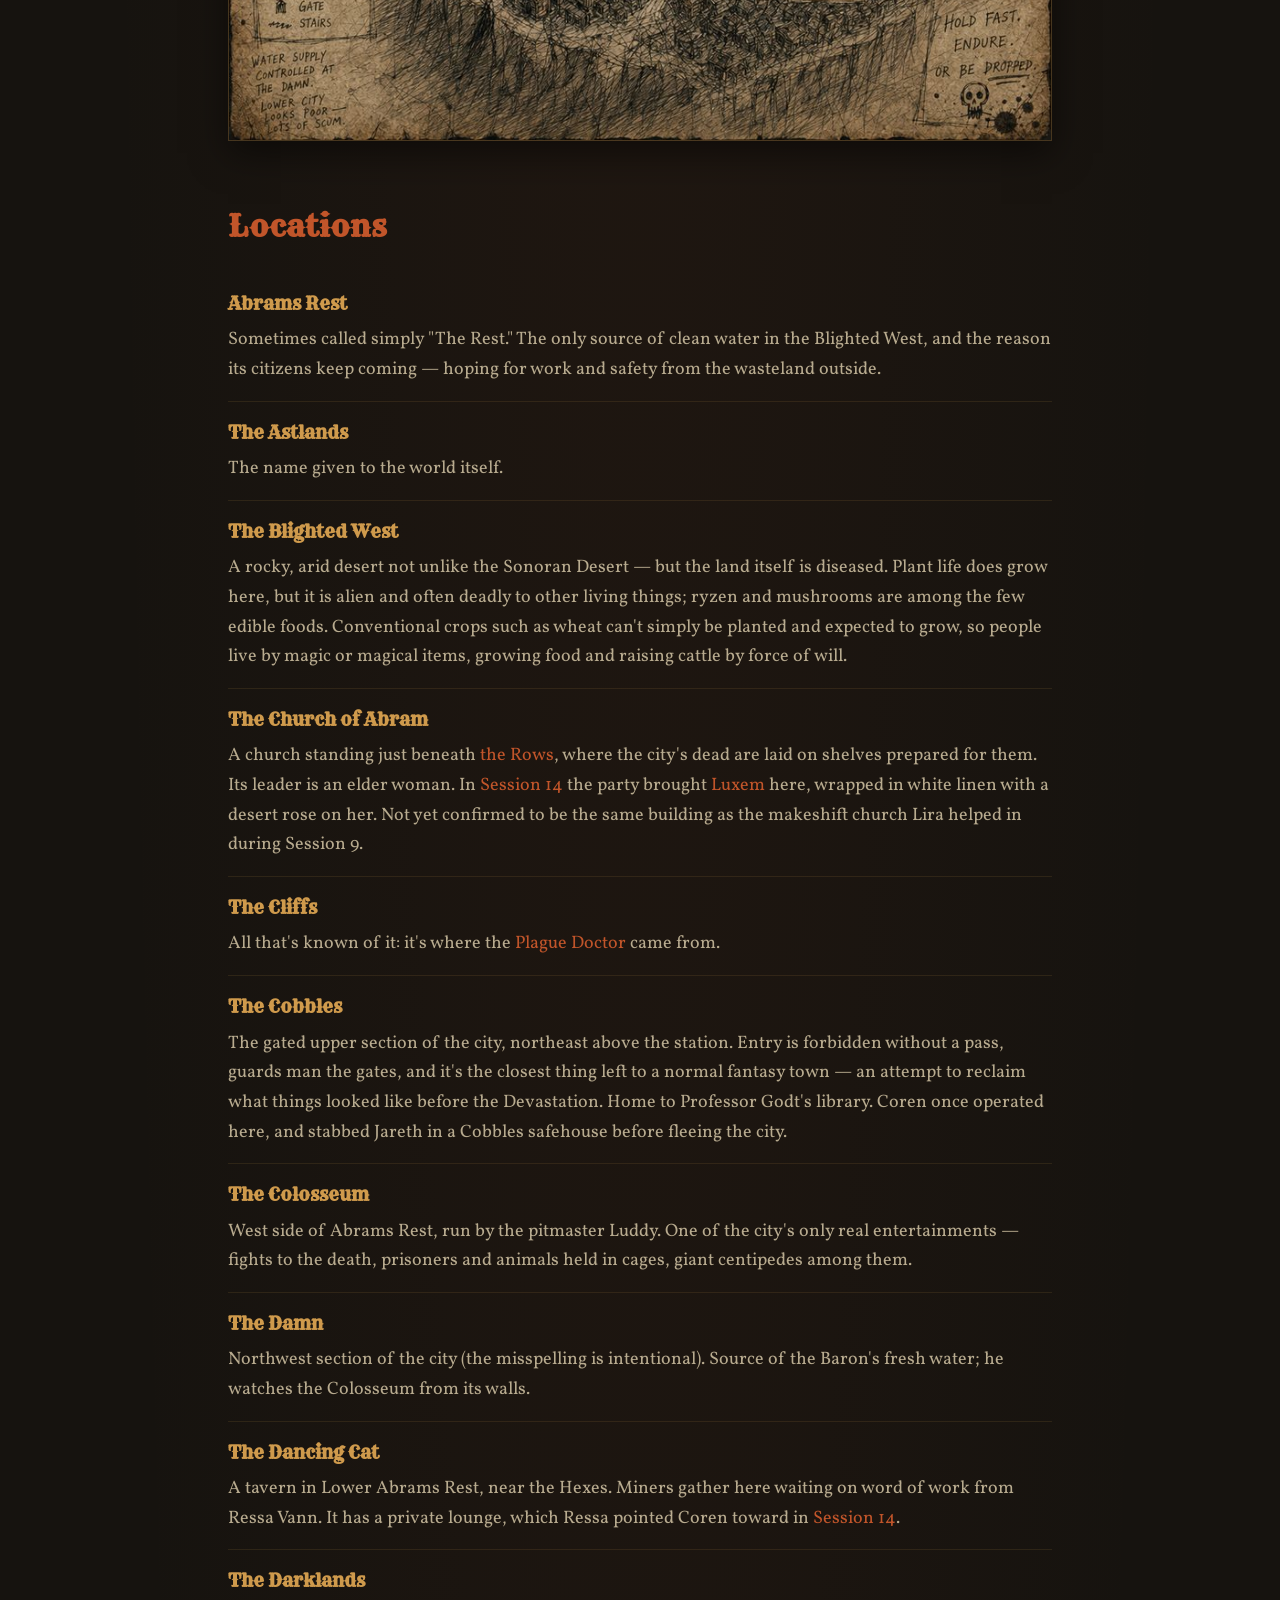
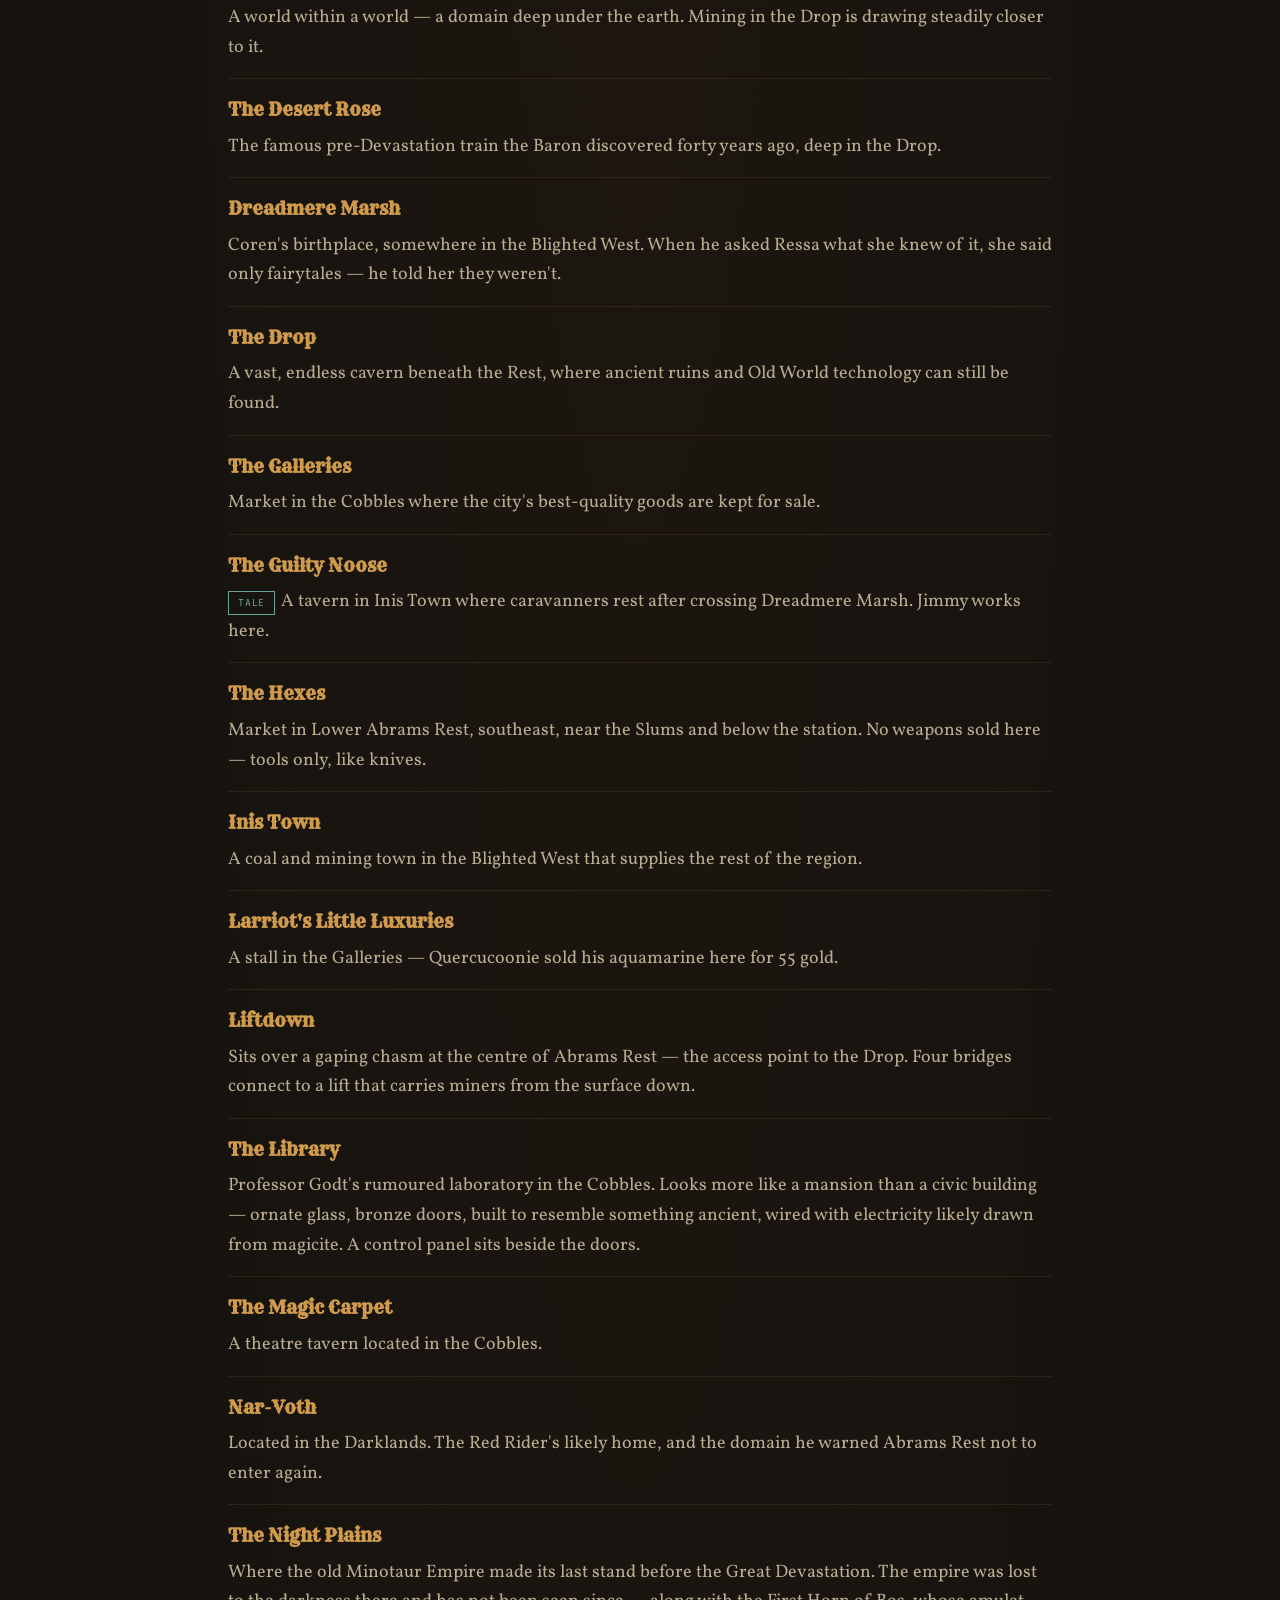
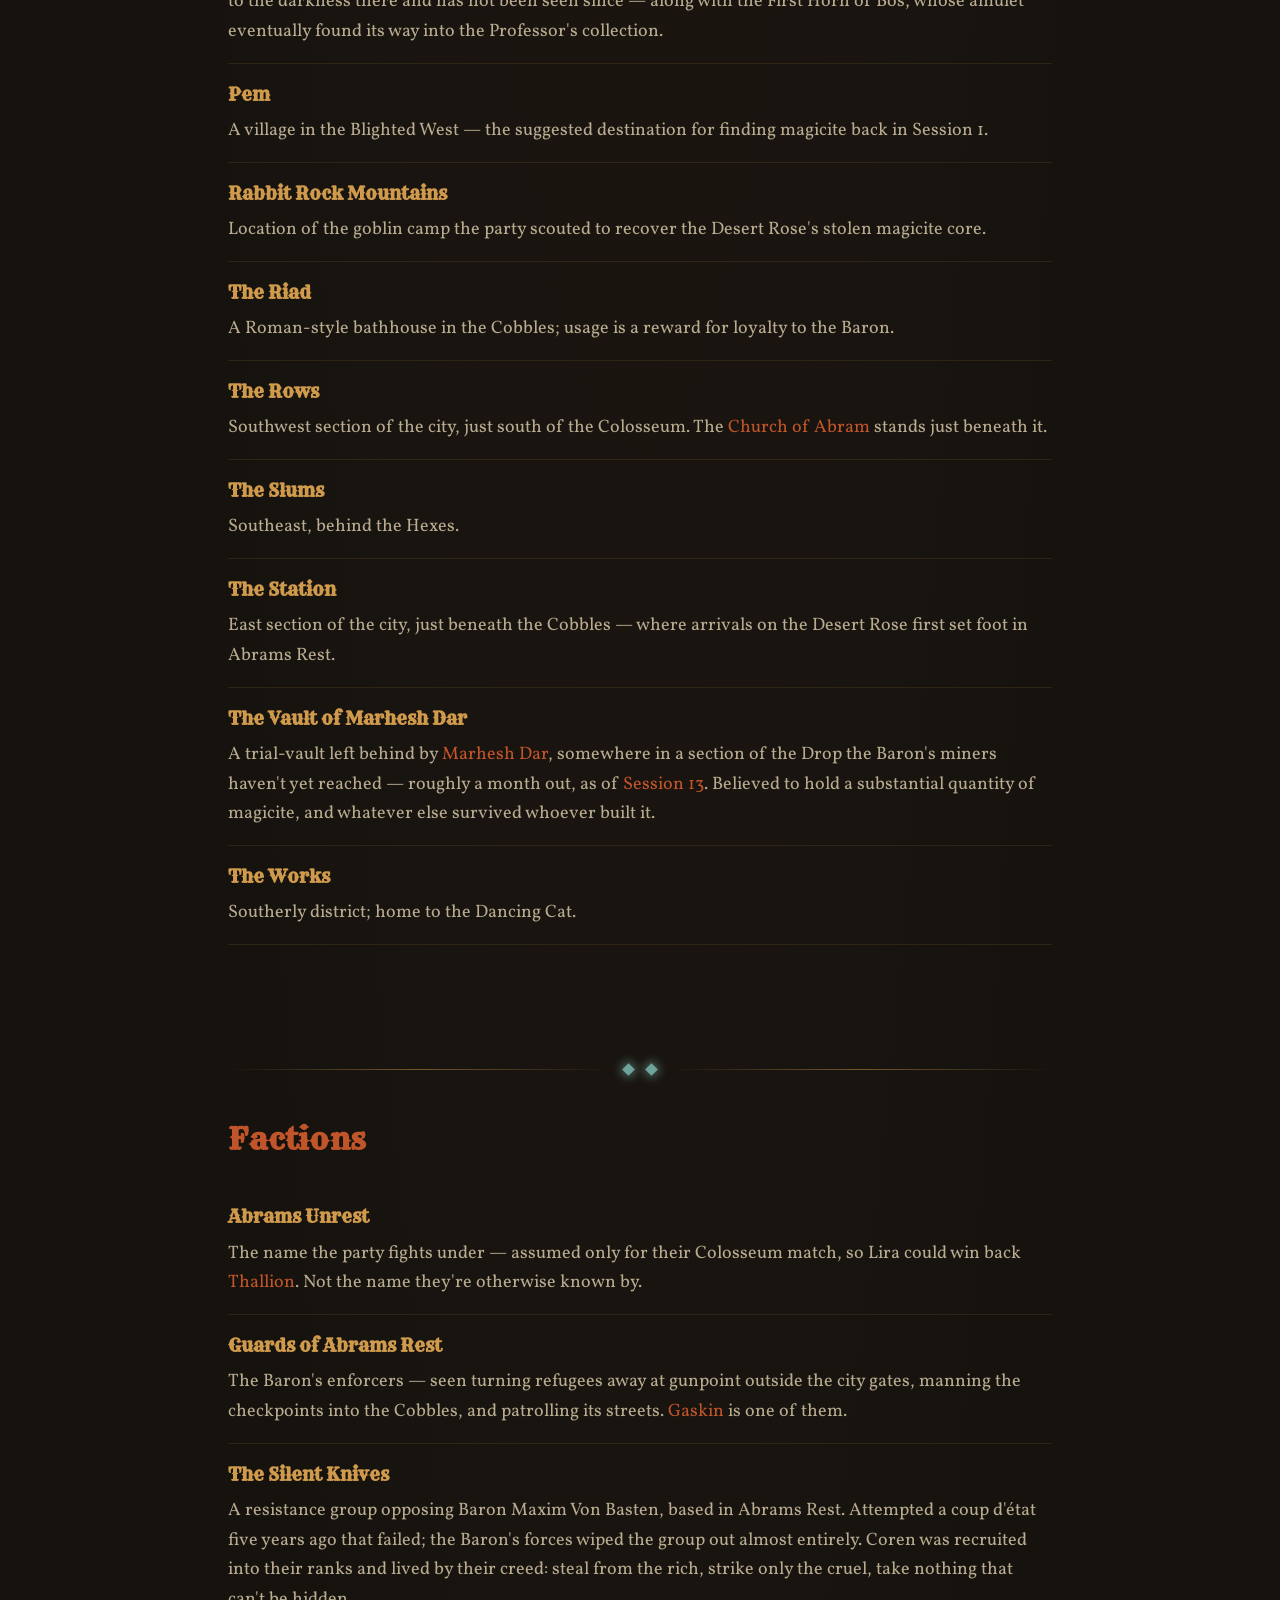
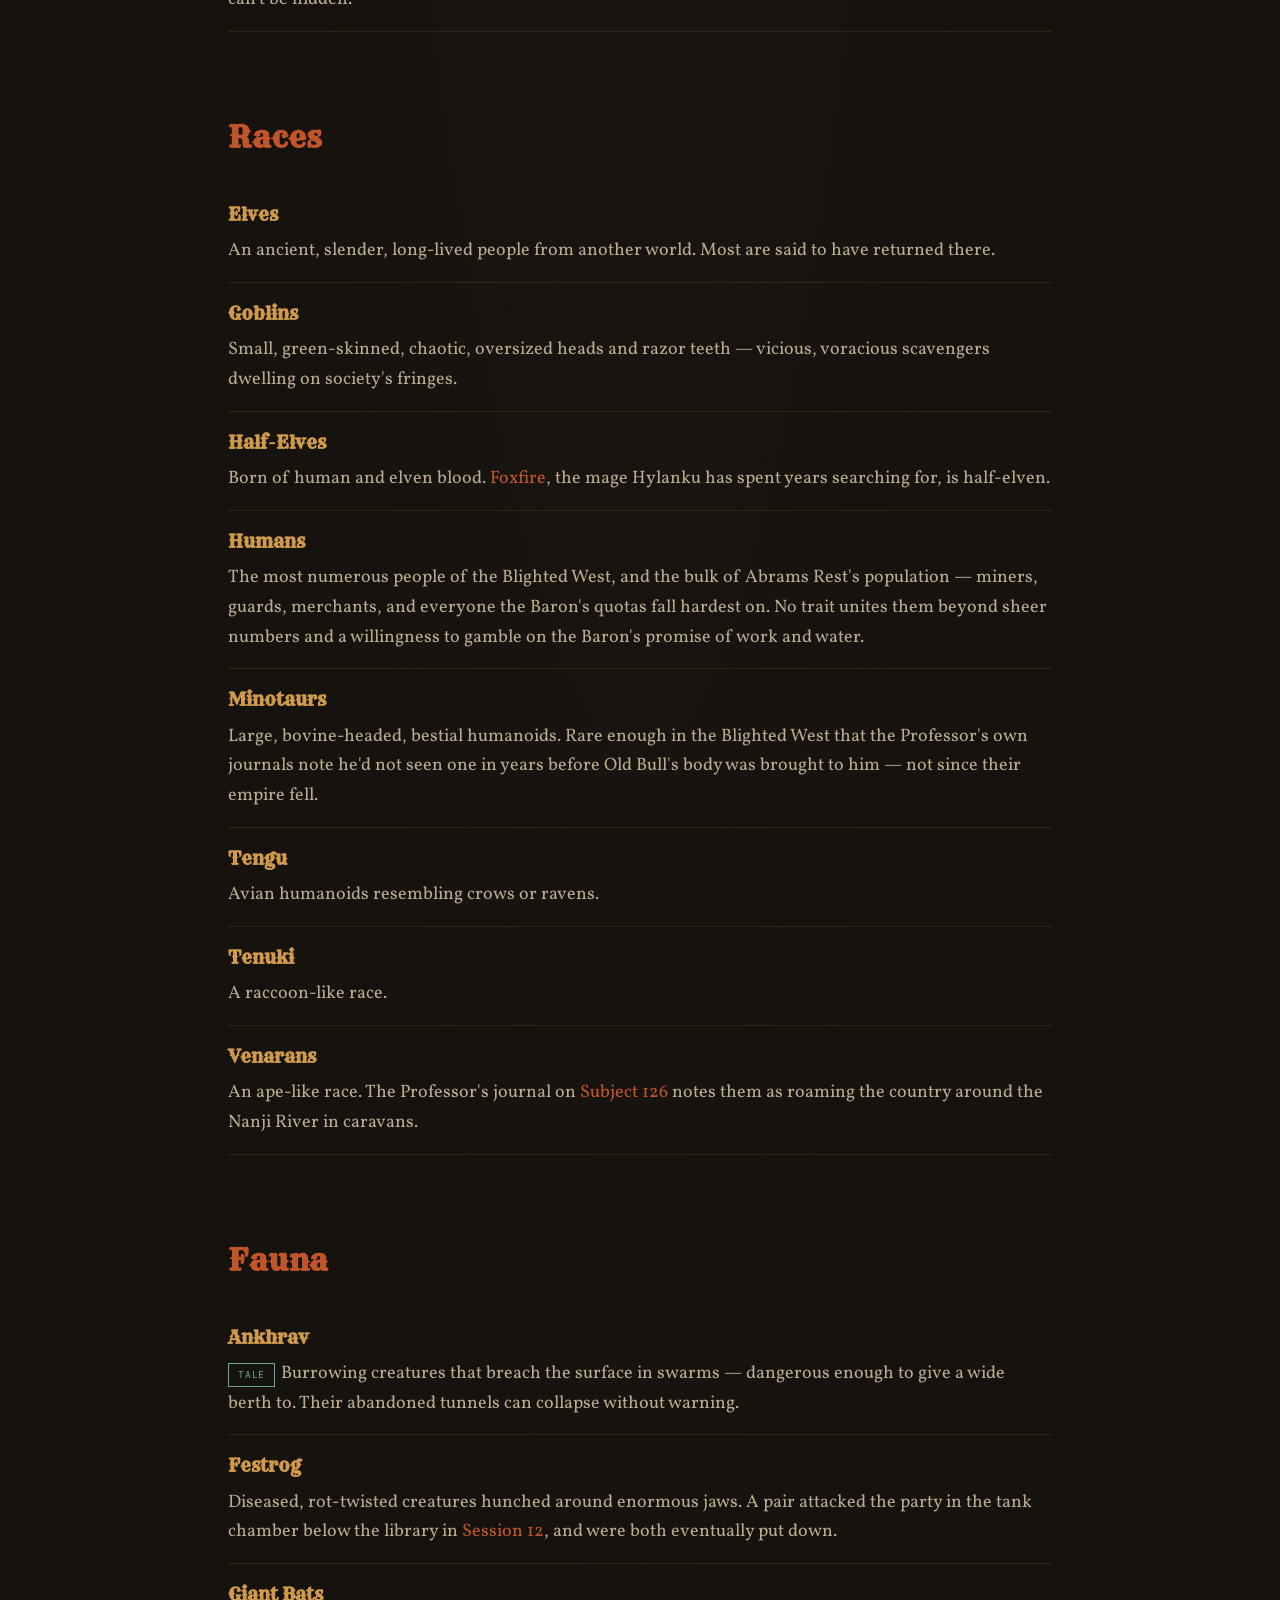
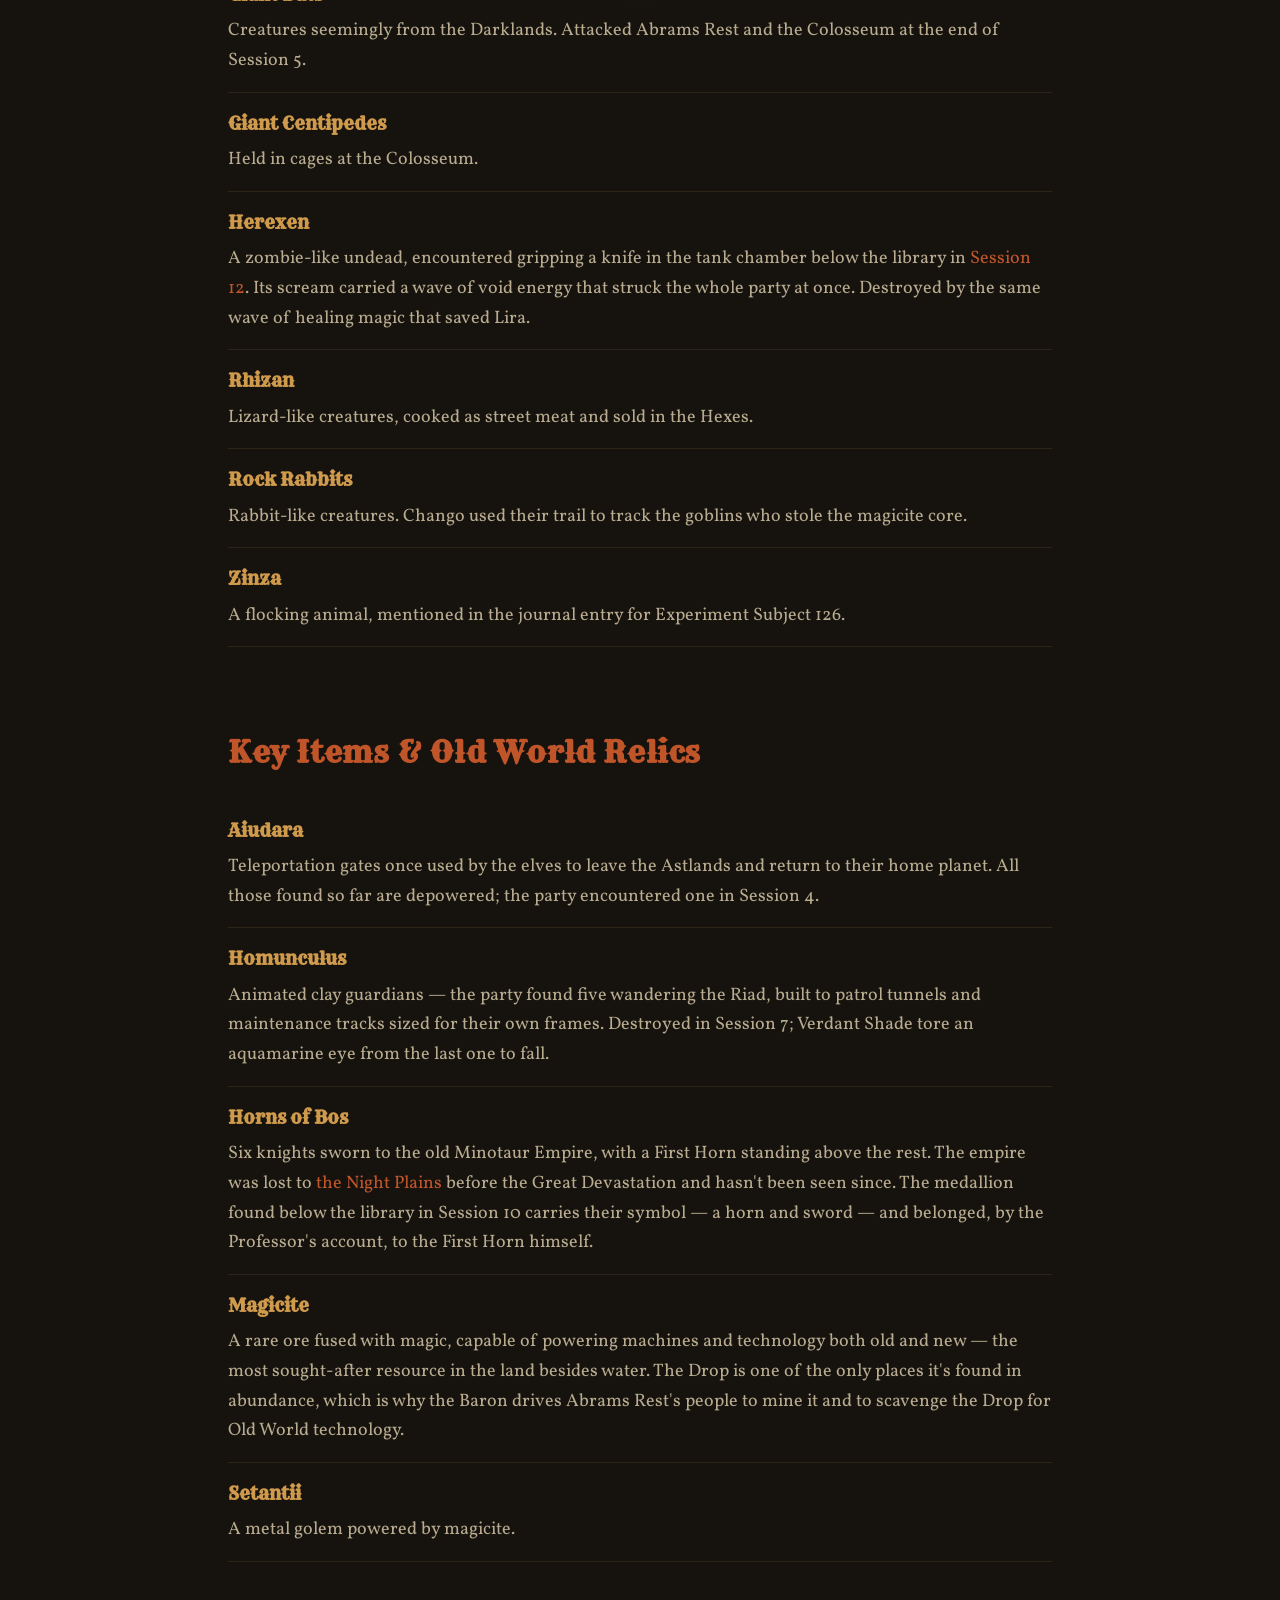
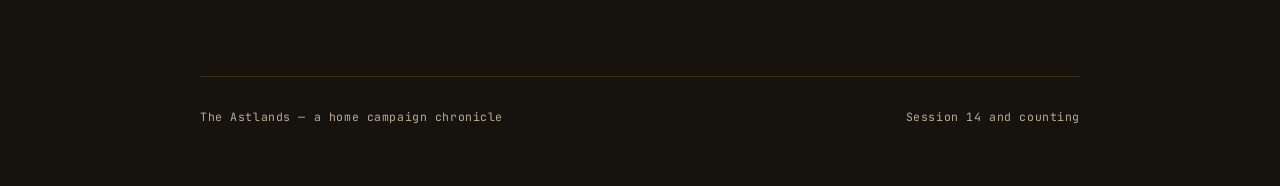
<file: world.html>
<!doctype html>
<html lang="en">
<head>
<meta charset="utf-8">
<meta name="viewport" content="width=device-width, initial-scale=1">
<title>The World · The Astlands</title>
<link rel="stylesheet" href="style.css?v=8">
<link rel="icon" type="image/svg+xml" href="favicon.svg">
<link rel="icon" type="image/png" sizes="32x32" href="favicon-32.png">
<link rel="apple-touch-icon" href="apple-touch-icon.png">
</head>
<body id="page-top">

<header class="site-header">
  <div class="wrap">
    <div class="brand-row">
      <div>
        <div class="brand">THE <span>ASTLANDS</span></div>
        <div class="brand-tag">A Campaign Chronicle · The Blighted West</div>
      </div>
      <div class="search-widget print-hide">
        <input type="search" id="site-search" placeholder="Search the Astlands..." autocomplete="off" aria-label="Search the site">
        <div class="search-results" id="search-results"></div>
      </div>
    </div>
    <nav class="main-nav">
      <a href="index.html">Story So Far</a>
      <a href="sessions.html">Sessions</a>
      <a href="party.html">The Party</a>
      <a href="npcs.html">NPCs</a>
      <a href="world.html" class="active">The World</a>
      <a href="lore.html">Lore &amp; Journals</a>
      <a href="tales.html">Tales of the Astlands</a>
      <a href="quests.html">Quests &amp; Threads</a>
      <a href="recap.html">Previously On</a>
      <a href="tools.html">Tools</a>
    </nav>
  </div>
</header>

<main class="wrap">

  <section class="hero" style="padding-bottom:20px;">
    <div class="eyebrow">The Astlands, One Thousand Years On</div>
    <h1 style="font-size:clamp(2.2rem,6vw,3.2rem);">The World</h1>
    <p class="lede">Locations, factions, races, and the things that live out past the city walls.</p>
  </section>

  <nav class="session-jump" aria-label="Jump to section">
    <span class="session-jump-label">Jump to</span>
    <a href="#section-map">Map</a>
    <a href="#section-locations">Locations</a>
    <a href="#section-factions">Factions</a>
    <a href="#section-races">Races</a>
    <a href="#section-fauna">Fauna</a>
    <a href="#section-items">Items</a>
  </nav>

  <section class="block" id="section-map">
    <h2 class="section-title">The Map</h2>
    <p class="map-caption">Compiled from visual accounts, secondhand rumour, and enthusiastic eavesdropping. The cartographer accepts no liability for inaccuracies, omissions, or anyone who gets lost using this and blames them for it.</p>
    <div class="map-feature">
      <img class="map-image" src="images/abrams-rest-map.jpg" alt="A hand-drawn map of Abrams Rest, showing the Cobbles, the Damn, the Colosseum, Liftdown, the Station, the Rows, the Works, the Hexes, and the Slums.">
    </div>
  </section>

  <!-- LOCATIONS -->
  <section class="block" id="section-locations">
    <h2 class="section-title">Locations</h2>

    <div class="entry-list">
      <div class="item" id="loc-abrams-rest"><h4>Abrams Rest</h4><p>Sometimes called simply "The Rest." The only source of clean water in the Blighted West, and the reason its citizens keep coming — hoping for work and safety from the wasteland outside.</p></div>
      <div class="item" id="loc-astlands"><h4>The Astlands</h4><p>The name given to the world itself.</p></div>
      <div class="item" id="loc-blighted-west"><h4>The Blighted West</h4><p>A rocky, arid desert not unlike the Sonoran Desert — but the land itself is diseased. Plant life does grow here, but it is alien and often deadly to other living things; ryzen and mushrooms are among the few edible foods. Conventional crops such as wheat can't simply be planted and expected to grow, so people live by magic or magical items, growing food and raising cattle by force of will.</p></div>
      <div class="item" id="loc-church-of-abram"><h4>The Church of Abram</h4><p>A church standing just beneath <a href="world.html#loc-rows">the Rows</a>, where the city's dead are laid on shelves prepared for them. Its leader is an elder woman. In <a href="sessions.html#session-14">Session 14</a> the party brought <a href="party.html#pc-luxem">Luxem</a> here, wrapped in white linen with a desert rose on her. Not yet confirmed to be the same building as the makeshift church Lira helped in during Session 9.</p></div>
      <div class="item" id="loc-cliffs"><h4>The Cliffs</h4><p>All that's known of it: it's where the <a href="npcs.html#npc-plague-doctor">Plague Doctor</a> came from.</p></div>
      <div class="item" id="loc-cobbles"><h4>The Cobbles</h4><p>The gated upper section of the city, northeast above the station. Entry is forbidden without a pass, guards man the gates, and it's the closest thing left to a normal fantasy town — an attempt to reclaim what things looked like before the Devastation. Home to Professor Godt's library. Coren once operated here, and stabbed Jareth in a Cobbles safehouse before fleeing the city.</p></div>
      <div class="item" id="loc-colosseum"><h4>The Colosseum</h4><p>West side of Abrams Rest, run by the pitmaster Luddy. One of the city's only real entertainments — fights to the death, prisoners and animals held in cages, giant centipedes among them.</p></div>
      <div class="item" id="loc-damn"><h4>The Damn</h4><p>Northwest section of the city (the misspelling is intentional). Source of the Baron's fresh water; he watches the Colosseum from its walls.</p></div>
      <div class="item" id="loc-dancing-cat"><h4>The Dancing Cat</h4><p>A tavern in Lower Abrams Rest, near the Hexes. Miners gather here waiting on word of work from Ressa Vann. It has a private lounge, which Ressa pointed Coren toward in <a href="sessions.html#session-14">Session 14</a>.</p></div>
      <div class="item" id="loc-darklands"><h4>The Darklands</h4><p>A world within a world — a domain deep under the earth. Mining in the Drop is drawing steadily closer to it.</p></div>
      <div class="item" id="loc-desert-rose-loc"><h4>The Desert Rose</h4><p>The famous pre-Devastation train the Baron discovered forty years ago, deep in the Drop.</p></div>
      <div class="item" id="loc-dreadmere-marsh"><h4>Dreadmere Marsh</h4><p>Coren's birthplace, somewhere in the Blighted West. When he asked Ressa what she knew of it, she said only fairytales — he told her they weren't.</p></div>
      <div class="item" id="loc-drop"><h4>The Drop</h4><p>A vast, endless cavern beneath the Rest, where ancient ruins and Old World technology can still be found.</p></div>
      <div class="item" id="loc-galleries"><h4>The Galleries</h4><p>Market in the Cobbles where the city's best-quality goods are kept for sale.</p></div>
      <div class="item" id="loc-guilty-noose"><h4>The Guilty Noose</h4><p><span class="source-tag tale">Tale</span>A tavern in Inis Town where caravanners rest after crossing Dreadmere Marsh. Jimmy works here.</p></div>
      <div class="item" id="loc-hexes"><h4>The Hexes</h4><p>Market in Lower Abrams Rest, southeast, near the Slums and below the station. No weapons sold here — tools only, like knives.</p></div>
      <div class="item" id="loc-inis-town"><h4>Inis Town</h4><p>A coal and mining town in the Blighted West that supplies the rest of the region.</p></div>
      <div class="item" id="loc-larriots"><h4>Larriot's Little Luxuries</h4><p>A stall in the Galleries — Quercucoonie sold his aquamarine here for 55 gold.</p></div>
      <div class="item" id="loc-liftdown"><h4>Liftdown</h4><p>Sits over a gaping chasm at the centre of Abrams Rest — the access point to the Drop. Four bridges connect to a lift that carries miners from the surface down.</p></div>
      <div class="item" id="loc-library"><h4>The Library</h4><p>Professor Godt's rumoured laboratory in the Cobbles. Looks more like a mansion than a civic building — ornate glass, bronze doors, built to resemble something ancient, wired with electricity likely drawn from magicite. A control panel sits beside the doors.</p></div>
      <div class="item" id="loc-magic-carpet"><h4>The Magic Carpet</h4><p>A theatre tavern located in the Cobbles.</p></div>
      <div class="item" id="loc-nar-voth"><h4>Nar-Voth</h4><p>Located in the Darklands. The Red Rider's likely home, and the domain he warned Abrams Rest not to enter again.</p></div>
      <div class="item" id="loc-night-plains"><h4>The Night Plains</h4><p>Where the old Minotaur Empire made its last stand before the Great Devastation. The empire was lost to the darkness there and has not been seen since — along with the First Horn of Bos, whose amulet eventually found its way into the Professor's collection.</p></div>
      <div class="item" id="loc-pem"><h4>Pem</h4><p>A village in the Blighted West — the suggested destination for finding magicite back in Session 1.</p></div>
      <div class="item" id="loc-rabbit-rock"><h4>Rabbit Rock Mountains</h4><p>Location of the goblin camp the party scouted to recover the Desert Rose's stolen magicite core.</p></div>
      <div class="item" id="loc-riad"><h4>The Riad</h4><p>A Roman-style bathhouse in the Cobbles; usage is a reward for loyalty to the Baron.</p></div>
      <div class="item" id="loc-rows"><h4>The Rows</h4><p>Southwest section of the city, just south of the Colosseum. The <a href="world.html#loc-church-of-abram">Church of Abram</a> stands just beneath it.</p></div>
      <div class="item" id="loc-slums"><h4>The Slums</h4><p>Southeast, behind the Hexes.</p></div>
      <div class="item" id="loc-station"><h4>The Station</h4><p>East section of the city, just beneath the Cobbles — where arrivals on the Desert Rose first set foot in Abrams Rest.</p></div>
      <div class="item" id="loc-vault-marhesh-dar"><h4>The Vault of Marhesh Dar</h4><p>A trial-vault left behind by <a href="lore.html#lore-marhesh-dar">Marhesh Dar</a>, somewhere in a section of the Drop the Baron's miners haven't yet reached — roughly a month out, as of <a href="sessions.html#session-13">Session 13</a>. Believed to hold a substantial quantity of magicite, and whatever else survived whoever built it.</p></div>
      <div class="item" id="loc-works"><h4>The Works</h4><p>Southerly district; home to the Dancing Cat.</p></div>
    </div>
  </section>

  <div class="divider"><div class="gem"></div><div class="gem"></div></div>

  <!-- FACTIONS -->
  <section class="block" id="section-factions">
    <h2 class="section-title">Factions</h2>
    <div class="entry-list">
      <div class="item" id="faction-abrams-unrest">
        <h4>Abrams Unrest</h4>
        <p>The name the party fights under — assumed only for their Colosseum match, so Lira could win back <a href="party.html#pc-thallion">Thallion</a>. Not the name they're otherwise known by.</p>
      </div>
      <div class="item" id="faction-guards">
        <h4>Guards of Abrams Rest</h4>
        <p>The Baron's enforcers — seen turning refugees away at gunpoint outside the city gates, manning the checkpoints into the Cobbles, and patrolling its streets. <a href="npcs.html#npc-gaskin">Gaskin</a> is one of them.</p>
      </div>
      <div class="item" id="faction-silent-knives">
        <h4>The Silent Knives</h4>
        <p>A resistance group opposing Baron Maxim Von Basten, based in Abrams Rest. Attempted a coup d'état five years ago that failed; the Baron's forces wiped the group out almost entirely. Coren was recruited into their ranks and lived by their creed: steal from the rich, strike only the cruel, take nothing that can't be hidden.</p>
      </div>
    </div>
  </section>

  <!-- RACES -->
  <section class="block" id="section-races">
    <h2 class="section-title">Races</h2>
    <div class="entry-list">
      <div class="item"><h4>Elves</h4><p>An ancient, slender, long-lived people from another world. Most are said to have returned there.</p></div>
      <div class="item"><h4>Goblins</h4><p>Small, green-skinned, chaotic, oversized heads and razor teeth — vicious, voracious scavengers dwelling on society's fringes.</p></div>
      <div class="item"><h4>Half-Elves</h4><p>Born of human and elven blood. <a href="npcs.html#npc-foxfire">Foxfire</a>, the mage Hylanku has spent years searching for, is half-elven.</p></div>
      <div class="item"><h4>Humans</h4><p>The most numerous people of the Blighted West, and the bulk of Abrams Rest's population — miners, guards, merchants, and everyone the Baron's quotas fall hardest on. No trait unites them beyond sheer numbers and a willingness to gamble on the Baron's promise of work and water.</p></div>
      <div class="item"><h4>Minotaurs</h4><p>Large, bovine-headed, bestial humanoids. Rare enough in the Blighted West that the Professor's own journals note he'd not seen one in years before Old Bull's body was brought to him — not since their empire fell.</p></div>
      <div class="item"><h4>Tengu</h4><p>Avian humanoids resembling crows or ravens.</p></div>
      <div class="item"><h4>Tenuki</h4><p>A raccoon-like race.</p></div>
      <div class="item"><h4>Venarans</h4><p>An ape-like race. The Professor's journal on <a href="lore.html#subject-126">Subject 126</a> notes them as roaming the country around the Nanji River in caravans.</p></div>
    </div>
  </section>

  <!-- FAUNA -->
  <section class="block" id="section-fauna">
    <h2 class="section-title">Fauna</h2>
    <div class="entry-list">
      <div class="item" id="fauna-ankhrav"><h4>Ankhrav</h4><p><span class="source-tag tale">Tale</span>Burrowing creatures that breach the surface in swarms — dangerous enough to give a wide berth to. Their abandoned tunnels can collapse without warning.</p></div>
      <div class="item" id="fauna-festrog"><h4>Festrog</h4><p>Diseased, rot-twisted creatures hunched around enormous jaws. A pair attacked the party in the tank chamber below the library in <a href="sessions.html#session-12">Session 12</a>, and were both eventually put down.</p></div>
      <div class="item"><h4>Giant Bats</h4><p>Creatures seemingly from the Darklands. Attacked Abrams Rest and the Colosseum at the end of Session 5.</p></div>
      <div class="item"><h4>Giant Centipedes</h4><p>Held in cages at the Colosseum.</p></div>
      <div class="item" id="fauna-herexen"><h4>Herexen</h4><p>A zombie-like undead, encountered gripping a knife in the tank chamber below the library in <a href="sessions.html#session-12">Session 12</a>. Its scream carried a wave of void energy that struck the whole party at once. Destroyed by the same wave of healing magic that saved Lira.</p></div>
      <div class="item"><h4>Rhizan</h4><p>Lizard-like creatures, cooked as street meat and sold in the Hexes.</p></div>
      <div class="item" id="fauna-rock-rabbits"><h4>Rock Rabbits</h4><p>Rabbit-like creatures. Chango used their trail to track the goblins who stole the magicite core.</p></div>
      <div class="item"><h4>Zinza</h4><p>A flocking animal, mentioned in the journal entry for Experiment Subject 126.</p></div>
    </div>
  </section>

  <!-- ITEMS -->
  <section class="block" id="section-items">
    <h2 class="section-title">Key Items &amp; Old World Relics</h2>
    <div class="entry-list">
      <div class="item" id="item-aiudara"><h4>Aiudara</h4><p>Teleportation gates once used by the elves to leave the Astlands and return to their home planet. All those found so far are depowered; the party encountered one in Session 4.</p></div>
      <div class="item" id="item-homunculus"><h4>Homunculus</h4><p>Animated clay guardians — the party found five wandering the Riad, built to patrol tunnels and maintenance tracks sized for their own frames. Destroyed in Session 7; Verdant Shade tore an aquamarine eye from the last one to fall.</p></div>
      <div class="item" id="item-horns-of-bos"><h4>Horns of Bos</h4><p>Six knights sworn to the old Minotaur Empire, with a First Horn standing above the rest. The empire was lost to <a href="world.html#loc-night-plains">the Night Plains</a> before the Great Devastation and hasn't been seen since. The medallion found below the library in Session 10 carries their symbol — a horn and sword — and belonged, by the Professor's account, to the First Horn himself.</p></div>
      <div class="item" id="item-magicite"><h4>Magicite</h4><p>A rare ore fused with magic, capable of powering machines and technology both old and new — the most sought-after resource in the land besides water. The Drop is one of the only places it's found in abundance, which is why the Baron drives Abrams Rest's people to mine it and to scavenge the Drop for Old World technology.</p></div>
      <div class="item" id="item-setantii"><h4>Setantii</h4><p>A metal golem powered by magicite.</p></div>
    </div>
  </section>

</main>

<footer class="site-footer wrap">
  <span>The Astlands — a home campaign chronicle</span>
  <span>Session 14 and counting</span>
</footer>

<a href="#page-top" class="back-to-top" aria-label="Back to top">&#8593; TOP</a>

<script src="search-data.js"></script>
<script src="search.js"></script>

</body>
</html>
</file>
<file: style.css>
/* =========================================================
   THE ASTLANDS — campaign chronicle
   A ledger from a dying desert town: rust, brass, magicite.
   ========================================================= */

@import url('https://fonts.googleapis.com/css2?family=Rye&family=Vollkorn:ital,wght@0,400;0,500;0,600;0,700;1,400&family=Special+Elite&family=JetBrains+Mono:wght@400;500&display=swap');

:root {
  --char:      #16130f;   /* charred umber — page background */
  --char-2:    #1e1a14;   /* panel background, slightly lifted */
  --leather:   #2c251c;   /* card / border background */
  --bone:      #e8ddc7;   /* sand / bone — primary text */
  --bone-dim:  #b8ab8f;   /* muted body text */
  --rust:      #c1552a;   /* clay / dried blood — primary accent */
  --rust-dim:  #7a3a20;
  --brass:     #cf9a4c;   /* brass / dust-gold — dividers, labels */
  --magicite:  #6ea39c;   /* teal glow — magic, quotes, highlights */
  --magicite-dim: #3f5f5a;
  --danger:    #8a2a1f;

  --font-display: 'Rye', serif;
  --font-body: 'Vollkorn', Georgia, serif;
  --font-type: 'Special Elite', 'Courier New', monospace;
  --font-mono: 'JetBrains Mono', monospace;
}

* { box-sizing: border-box; }

html { scroll-behavior: smooth; }

body {
  margin: 0;
  background:
    radial-gradient(ellipse at top, rgba(193,85,42,0.06), transparent 60%),
    var(--char);
  color: var(--bone);
  font-family: var(--font-body);
  font-size: 18px;
  line-height: 1.65;
  -webkit-font-smoothing: antialiased;
}

/* faint grain / grit texture overlay */
body::before {
  content: "";
  position: fixed;
  inset: 0;
  pointer-events: none;
  z-index: 1000;
  opacity: 0.05;
  background-image:
    repeating-linear-gradient(0deg, #000 0 1px, transparent 1px 3px),
    repeating-linear-gradient(90deg, #000 0 1px, transparent 1px 3px);
  mix-blend-mode: overlay;
}

a { color: var(--rust); text-decoration: none; }
a:hover { color: var(--brass); }
a:focus-visible, button:focus-visible {
  outline: 2px solid var(--magicite);
  outline-offset: 3px;
}

img { max-width: 100%; display: block; }

.wrap {
  max-width: 880px;
  margin: 0 auto;
  padding: 0 28px;
}

/* ---------------------------------------------------------
   Header / nav
   --------------------------------------------------------- */

.site-header {
  border-bottom: 1px solid rgba(207,154,76,0.25);
  background: linear-gradient(180deg, rgba(0,0,0,0.25), transparent);
  padding: 30px 0 0;
}

.brand-row {
  display: flex;
  align-items: baseline;
  justify-content: space-between;
  flex-wrap: wrap;
  gap: 10px;
  padding-bottom: 18px;
}

.brand {
  font-family: var(--font-display);
  font-size: 2.1rem;
  letter-spacing: 0.06em;
  color: var(--bone);
  text-shadow: 0 0 18px rgba(193,85,42,0.35);
}
.brand span { color: var(--rust); }

.brand-tag {
  font-family: var(--font-mono);
  font-size: 0.72rem;
  letter-spacing: 0.18em;
  text-transform: uppercase;
  color: var(--brass);
  opacity: 0.85;
}

nav.main-nav {
  display: flex;
  flex-wrap: wrap;
  gap: 2px;
  border-top: 1px solid rgba(207,154,76,0.2);
}

nav.main-nav a {
  font-family: var(--font-mono);
  font-size: 0.78rem;
  letter-spacing: 0.08em;
  text-transform: uppercase;
  color: var(--bone-dim);
  padding: 12px 16px;
  border-right: 1px solid rgba(207,154,76,0.12);
  transition: background 0.15s, color 0.15s;
}
nav.main-nav a:hover { background: rgba(193,85,42,0.12); color: var(--brass); }
nav.main-nav a.active { color: var(--rust); background: rgba(193,85,42,0.08); }

/* ---------------------------------------------------------
   Hero (index page)
   --------------------------------------------------------- */

.hero {
  padding: 56px 0 40px;
  border-bottom: 1px dashed rgba(207,154,76,0.3);
  position: relative;
}

.hero .eyebrow {
  font-family: var(--font-mono);
  font-size: 0.75rem;
  letter-spacing: 0.22em;
  text-transform: uppercase;
  color: var(--magicite);
  margin-bottom: 14px;
}

.hero h1 {
  font-family: var(--font-display);
  font-size: clamp(2.6rem, 7vw, 4.4rem);
  line-height: 1.02;
  margin: 0 0 20px;
  color: var(--bone);
}

.hero .lede {
  max-width: 62ch;
  font-size: 1.15rem;
  color: var(--bone-dim);
}

/* rusted magicite divider — the signature element */
.divider {
  display: flex;
  align-items: center;
  gap: 14px;
  margin: 46px 0 34px;
  color: var(--brass);
  scroll-margin-top: 24px;
}
[id^="section-"] { scroll-margin-top: 24px; }

.stats-row {
  display: flex;
  flex-wrap: wrap;
  gap: 12px;
}
.stat-chip {
  background: var(--leather);
  border: 1px solid rgba(207,154,76,0.2);
  border-left: 3px solid var(--rust-dim);
  padding: 12px 18px;
  text-align: center;
  min-width: 110px;
  flex: 1 1 110px;
}
.stat-chip .num {
  display: block;
  font-family: var(--font-display);
  font-size: 1.7rem;
  color: var(--bone);
  line-height: 1;
}
.stat-chip .label {
  display: block;
  font-family: var(--font-mono);
  font-size: 0.6rem;
  letter-spacing: 0.05em;
  text-transform: uppercase;
  color: var(--brass);
  margin-top: 6px;
  line-height: 1.3;
}

.status-board summary {
  font-family: var(--font-mono);
  font-size: 0.85rem;
}
.status-table-wrap {
  background: var(--leather);
  border: 1px solid rgba(207,154,76,0.18);
  border-left: 3px solid var(--rust-dim);
  padding: 6px 22px;
  overflow-x: auto;
  margin-top: 4px;
}
.status-table {
  width: 100%;
  min-width: 640px;
  border-collapse: collapse;
  font-family: var(--font-body);
  table-layout: fixed;
}
.status-table col.s-name { width: 30%; }
.status-table col.s-status { width: 26%; }
.status-table col.s-encountered { width: 22%; }
.status-table col.s-lastseen { width: 22%; }
.status-table th {
  font-family: var(--font-mono);
  font-size: 0.62rem;
  letter-spacing: 0.06em;
  text-transform: uppercase;
  color: var(--brass);
  text-align: left;
  padding: 14px 12px;
  border-bottom: 2px solid rgba(207,154,76,0.3);
}
.status-table td {
  padding: 13px 12px;
  border-bottom: 1px solid rgba(207,154,76,0.12);
  color: var(--bone-dim);
  font-size: 0.86rem;
  vertical-align: top;
}
.status-table tbody tr:last-child td { border-bottom: none; }
.status-table tbody tr:nth-child(even) td { background: rgba(0,0,0,0.14); }
.status-table tbody tr:hover td { background: rgba(193,85,42,0.08); }
.status-table .s-alive { color: var(--magicite); }
.status-table .s-dead { color: var(--danger); }
.status-table .s-unknown, .status-table .s-unmet { color: var(--bone-dim); font-style: italic; opacity: 0.85; }

.story-figure {
  margin: 32px 0;
}
.story-image {
  display: block;
  width: 100%;
  height: auto;
  border: 1px solid rgba(207,154,76,0.25);
  box-shadow: 0 12px 34px rgba(0,0,0,0.5);
}
.story-figure figcaption {
  font-family: var(--font-mono);
  font-size: 0.72rem;
  letter-spacing: 0.06em;
  text-transform: uppercase;
  color: var(--brass);
  text-align: center;
  margin-top: 10px;
}

/* ---------------------------------------------------------
   Tales of the Astlands
   --------------------------------------------------------- */

.tale-card {
  margin-bottom: 44px;
  background: var(--leather);
  border: 1px solid rgba(207,154,76,0.2);
  padding: 28px;
}
.tale-top {
  display: flex;
  gap: 32px;
}
.tale-card.reverse .tale-top { flex-direction: row-reverse; }
.tale-cover { flex: 0 0 260px; }
.tale-cover img {
  display: block;
  width: 100%;
  height: auto;
  border: 2px solid var(--brass);
  box-shadow: 0 10px 26px rgba(0,0,0,0.5);
}
.tale-header { flex: 1; min-width: 0; }
.tale-header > .source-tag { display: block; width: fit-content; margin-bottom: 10px; }
.tale-header h3 {
  font-family: var(--font-display);
  font-size: 2.4rem;
  color: var(--bone);
  margin: 0 0 6px;
  letter-spacing: 0.01em;
}
.tale-subtitle {
  font-family: var(--font-mono);
  font-size: 0.72rem;
  letter-spacing: 0.08em;
  text-transform: uppercase;
  color: var(--rust);
  margin-bottom: 14px;
}
.tale-blurb {
  color: var(--bone-dim);
  margin-bottom: 0;
}
.tale-card > details.flashback { margin: 26px 0 0; }
.tale-story-inner p { margin: 0 0 1.1em; }
.tale-story-inner p:last-child { margin-bottom: 0; }
.tale-scene-break {
  text-align: center;
  color: var(--brass);
  letter-spacing: 0.5em;
  margin: 1.6em 0;
  opacity: 0.7;
}
.tale-figure {
  float: left;
  width: min(42%, 340px);
  margin: 4px 22px 12px 0;
}
.tale-figure.right { float: right; width: min(42%, 340px); margin: 4px 0 12px 22px; }
.tale-figure img {
  display: block;
  width: 100%;
  height: auto;
  border: 1px solid rgba(207,154,76,0.25);
  box-shadow: 0 10px 24px rgba(0,0,0,0.45);
}
.tale-figure-full {
  clear: both;
  margin: 26px -26px;
}
.tale-figure-full img {
  display: block;
  width: 100%;
  height: auto;
  border-top: 1px solid rgba(207,154,76,0.25);
  border-bottom: 1px solid rgba(207,154,76,0.25);
}
@media (max-width: 720px) {
  .tale-top, .tale-card.reverse .tale-top { flex-direction: column; }
  .tale-cover { flex: none; max-width: 320px; }
  .tale-figure, .tale-figure.right { float: none; width: 70%; margin: 12px auto; }
  .tale-figure-full { margin: 20px -20px; }
}

.source-tag {
  display: inline-block;
  font-family: var(--font-mono);
  font-size: 0.6rem;
  letter-spacing: 0.08em;
  text-transform: uppercase;
  padding: 3px 9px;
  border: 1px solid;
  margin-right: 6px;
}
.source-tag.campaign { color: var(--rust); border-color: var(--rust); }
.source-tag.tale { color: var(--magicite); border-color: var(--magicite); }
.meta .source-tag { display: block; width: fit-content; margin: 0 0 8px; }
.item > .source-tag { display: block; width: fit-content; margin: 0 0 8px; }
.block > .source-tag { display: block; width: fit-content; margin: 0 0 10px; }
.divider::before, .divider::after {
  content: "";
  flex: 1;
  height: 1px;
  background: linear-gradient(90deg, transparent, rgba(207,154,76,0.5), transparent);
}
.divider .gem {
  width: 9px; height: 9px;
  background: var(--magicite);
  transform: rotate(45deg);
  box-shadow: 0 0 10px 2px rgba(110,163,156,0.6);
  flex: none;
}

/* ---------------------------------------------------------
   Prose / section blocks
   --------------------------------------------------------- */

section.block { padding: 6px 0 44px; }

h2.section-title {
  font-family: var(--font-display);
  font-size: 1.9rem;
  color: var(--rust);
  letter-spacing: 0.02em;
  margin: 0 0 22px;
}

h3.sub-title {
  font-family: var(--font-display);
  font-size: 1.3rem;
  color: var(--brass);
  margin: 0 0 10px;
}

.prose p { margin: 0 0 1.1em; color: var(--bone-dim); }
.prose strong { color: var(--bone); font-weight: 600; }
.prose em { color: var(--brass); font-style: italic; }

blockquote.rider-quote {
  font-family: var(--font-body);
  font-style: italic;
  font-size: 1.2rem;
  color: var(--magicite);
  border-left: 3px solid var(--magicite-dim);
  padding: 6px 0 6px 20px;
  margin: 28px 0;
}

p.code-line {
  font-family: var(--font-mono);
  font-size: 1.15rem;
  letter-spacing: 0.35em;
  color: var(--brass);
  text-align: center;
  margin: 30px 0;
}

.prose a,
.session-entry .prose a {
  color: var(--rust);
  border-bottom: 1px solid rgba(193,85,42,0.35);
  text-decoration: none;
  transition: color 0.12s, border-color 0.12s;
}
.prose a:hover,
.session-entry .prose a:hover {
  color: var(--brass);
  border-color: var(--brass);
}

/* ---------------------------------------------------------
   Cards (characters, NPCs, locations)
   --------------------------------------------------------- */

.tool-card {
  display: block;
  cursor: pointer;
  transition: transform 0.12s, box-shadow 0.12s;
}
.tool-card:hover {
  transform: translateY(-2px);
  box-shadow: 0 6px 18px rgba(0,0,0,0.35);
}
.tool-card .tag { background: var(--magicite); color: var(--char); }

.card-grid {
  display: grid;
  grid-template-columns: repeat(auto-fill, minmax(270px, 1fr));
  gap: 28px 24px;
  margin: 26px 0 10px;
}

.card {
  background: var(--leather);
  border: 1px solid rgba(207,154,76,0.16);
  padding: 22px 24px 20px;
  position: relative;
  display: flex;
  flex-direction: column;
}
.card::before {
  content: "";
  position: absolute;
  top: 0; left: 0;
  width: 3px; height: 100%;
  background: var(--rust-dim);
}
.card.magic::before { background: var(--magicite-dim); }

.card-head {
  display: flex;
  align-items: flex-start;
  justify-content: space-between;
  gap: 14px;
  margin-bottom: 14px;
}
.card-head-text { min-width: 0; flex: 1; }

.card-portrait-wrap {
  text-align: center;
  margin: 0 0 14px;
}
.card-portrait {
  width: 118px;
  height: auto;
  border-radius: 16px;
  border: 2px solid var(--brass);
  box-shadow: 0 8px 20px rgba(0,0,0,0.45);
  object-fit: cover;
  display: inline-block;
}
.card.magic .card-portrait { border-color: var(--magicite); }

.card.card-portrait-top > h4,
.card.card-portrait-top > .meta {
  text-align: center;
}
.card.card-portrait-top > .card-bio,
.card.card-portrait-top > .tag-row {
  text-align: left;
}

.card h4 {
  font-family: var(--font-display);
  font-size: 1.25rem;
  line-height: 1.15;
  color: var(--bone);
  margin: 0 0 6px;
  letter-spacing: 0.01em;
}

.card .card-bio {
  margin: 0 0 12px;
  color: var(--bone-dim);
  font-size: 0.95rem;
  line-height: 1.68;
}
.card .card-bio strong { color: var(--bone); font-weight: 600; }

.card .meta {
  font-family: var(--font-mono);
  font-size: 0.72rem;
  letter-spacing: 0.06em;
  text-transform: uppercase;
  color: var(--brass);
  line-height: 1.6;
  margin-bottom: 14px;
}
.card .meta .sep { color: var(--bone-dim); margin: 0 6px; }

.card ul {
  margin: 0 0 16px;
  padding-left: 1.1em;
  color: var(--bone-dim);
  font-size: 0.95rem;
}
.card ul li { margin-bottom: 6px; }

.card .tag-row {
  margin-top: auto;
  padding-top: 12px;
  display: flex;
  flex-wrap: wrap;
  gap: 6px;
}
.tag {
  font-family: var(--font-mono);
  font-size: 0.65rem;
  letter-spacing: 0.05em;
  text-transform: uppercase;
  color: var(--char);
  background: var(--brass);
  padding: 3px 8px;
  display: inline-block;
}
a.tag {
  text-decoration: none;
  cursor: pointer;
  transition: background 0.12s, transform 0.12s;
}
a.tag:hover { background: var(--rust); color: var(--bone); transform: translateY(-1px); }
.tag.status-dead { background: var(--danger); color: var(--bone); }
.tag.status-unknown { background: var(--bone-dim); }
.tag.status-open { background: var(--rust); color: var(--bone); }
.tag.status-resolved { background: var(--magicite); color: var(--char); }

.thread-list .item { display: flex; align-items: flex-start; gap: 14px; }
.thread-list .item .check {
  flex: none;
  width: 20px;
  height: 20px;
  border-radius: 50%;
  border: 1.5px solid var(--magicite-dim);
  color: var(--magicite);
  display: flex;
  align-items: center;
  justify-content: center;
  font-size: 0.7rem;
  margin-top: 3px;
}
.thread-list .item .item-body { flex: 1; min-width: 0; }
.thread-list .item .item-body .thread-meta {
  font-family: var(--font-mono);
  font-size: 0.68rem;
  letter-spacing: 0.06em;
  text-transform: uppercase;
  color: var(--brass);
  margin-bottom: 4px;
}

/* ---------------------------------------------------------
   Loot table
   --------------------------------------------------------- */

.loot-table-wrap {
  background: var(--leather);
  border: 1px solid rgba(207,154,76,0.18);
  border-left: 3px solid var(--rust-dim);
  padding: 6px 22px;
  overflow-x: auto;
}
.loot-table {
  width: 100%;
  min-width: 560px;
  border-collapse: collapse;
  font-family: var(--font-body);
  table-layout: fixed;
}
.loot-table col.col-item { width: 30%; }
.loot-table col.col-session { width: 13%; }
.loot-table col.col-found { width: 25%; }
.loot-table col.col-where { width: 32%; }

.loot-table th {
  font-family: var(--font-mono);
  font-size: 0.64rem;
  letter-spacing: 0.08em;
  text-transform: uppercase;
  color: var(--brass);
  text-align: left;
  padding: 16px 14px;
  border-bottom: 2px solid rgba(207,154,76,0.3);
}
.loot-table td {
  padding: 15px 14px;
  border-bottom: 1px solid rgba(207,154,76,0.12);
  color: var(--bone-dim);
  font-size: 0.9rem;
  line-height: 1.5;
  vertical-align: top;
}
.loot-table tbody tr:last-child td { border-bottom: none; }
.loot-table tbody tr:nth-child(even) td { background: rgba(0,0,0,0.14); }
.loot-table tbody tr:hover td { background: rgba(193,85,42,0.08); }
.loot-table .loot-unresolved {
  font-style: italic;
  color: var(--bone-dim);
  opacity: 0.7;
}

@media (max-width: 640px) {
  .loot-table-wrap { padding: 4px 14px; }
  .loot-table { font-size: 0.85rem; }
  .loot-table th, .loot-table td { padding: 11px 10px; }
}

/* ---------------------------------------------------------
   Session log entries
   --------------------------------------------------------- */

.field-stamp {
  position: absolute;
  top: 4px;
  right: 0;
  width: 128px;
  height: 93px;
  transform: rotate(-3deg);
}
.prose.clear-stamp { padding-top: 14px; }

.session-jump {
  display: flex;
  flex-wrap: wrap;
  align-items: center;
  gap: 8px;
  padding: 18px 0 8px;
  border-bottom: 1px dashed rgba(207,154,76,0.22);
  margin-bottom: 28px;
}
.session-jump-label {
  font-family: var(--font-mono);
  font-size: 0.72rem;
  letter-spacing: 0.1em;
  text-transform: uppercase;
  color: var(--bone-dim);
  margin-right: 4px;
}
.session-jump a {
  font-family: var(--font-mono);
  font-size: 0.78rem;
  letter-spacing: 0.04em;
  color: var(--brass);
  border: 1px solid rgba(207,154,76,0.35);
  padding: 6px 12px;
  text-decoration: none;
  transition: background 0.12s, color 0.12s, border-color 0.12s;
}
.session-jump a:hover {
  background: rgba(193,85,42,0.14);
  color: var(--rust);
  border-color: var(--rust);
}

.back-to-top {
  position: fixed;
  right: 22px;
  bottom: 22px;
  z-index: 40;
  font-family: var(--font-mono);
  font-size: 0.68rem;
  letter-spacing: 0.08em;
  color: var(--bone-dim);
  background: var(--leather);
  border: 1px solid rgba(207,154,76,0.3);
  padding: 9px 13px;
  text-decoration: none;
  opacity: 0.55;
  transition: opacity 0.15s, color 0.15s, border-color 0.15s;
}
.back-to-top:hover {
  opacity: 1;
  color: var(--brass);
  border-color: var(--brass);
}

@media (max-width: 480px) {
  .back-to-top { right: 12px; bottom: 12px; padding: 8px 11px; font-size: 0.64rem; }
}
.field-stamp svg { display: block; width: 100%; height: 100%; }
.field-stamp .stamp-border-outer {
  fill: none;
  stroke: #c22a1c;
  stroke-width: 4;
  opacity: 0.92;
}
.field-stamp .stamp-border-inner {
  fill: none;
  stroke: #c22a1c;
  stroke-width: 1.5;
  opacity: 0.6;
}
.field-stamp .stamp-text-main {
  font-family: var(--font-mono);
  font-size: 24px;
  font-weight: 700;
  letter-spacing: 2px;
  fill: #c22a1c;
}
.field-stamp .stamp-text-sub {
  font-family: var(--font-mono);
  font-size: 14px;
  font-weight: 700;
  letter-spacing: 4px;
  fill: #c22a1c;
}

@media (max-width: 480px) {
  .field-stamp { position: static; margin: 0 0 14px; }
}

.session-entry {
  padding: 34px 0;
  border-bottom: 1px dashed rgba(207,154,76,0.22);
  position: relative;
}
.session-entry:first-of-type { padding-top: 0; }

.session-num {
  font-family: var(--font-mono);
  font-size: 0.75rem;
  letter-spacing: 0.15em;
  text-transform: uppercase;
  color: var(--magicite);
}

/* ---------------------------------------------------------
   Tape player — themed audio control for session recordings
   --------------------------------------------------------- */

.tape-player {
  display: flex;
  align-items: center;
  gap: 16px;
  max-width: 460px;
  margin-top: 22px;
  padding: 14px 16px;
  background: linear-gradient(180deg, #221c15, #17140f);
  border: 1px solid rgba(207,154,76,0.28);
  box-shadow: inset 0 0 0 1px rgba(0,0,0,0.4);
}

.tape-play {
  flex: none;
  width: 42px;
  height: 42px;
  border-radius: 50%;
  border: 1px solid var(--brass);
  background: radial-gradient(circle at 35% 30%, #3a2f22, #1a1610);
  color: var(--brass);
  cursor: pointer;
  display: flex;
  align-items: center;
  justify-content: center;
  transition: box-shadow 0.15s, color 0.15s;
}
.tape-play:hover {
  color: var(--rust);
  box-shadow: 0 0 12px rgba(193,85,42,0.35);
}
.tape-play .icon-play { font-size: 0.7rem; margin-left: 2px; }
.tape-play .icon-pause { display: none; font-size: 0.65rem; letter-spacing: 1px; }
.tape-player.playing .tape-play {
  color: var(--magicite);
  box-shadow: 0 0 12px rgba(110,163,156,0.45);
}
.tape-player.playing .icon-play { display: none; }
.tape-player.playing .icon-pause { display: inline; }

.tape-body { flex: 1; min-width: 0; }

.tape-label {
  font-family: var(--font-mono);
  font-size: 0.68rem;
  letter-spacing: 0.1em;
  text-transform: uppercase;
  color: var(--brass);
  margin-bottom: 8px;
}

.tape-bar {
  position: relative;
  height: 4px;
  background: #3a3126;
  cursor: pointer;
  margin-bottom: 6px;
}
.tape-fill {
  position: absolute;
  top: 0; left: 0; height: 100%;
  width: 0%;
  background: var(--rust);
}
.tape-player.playing .tape-fill { background: var(--magicite); }
.tape-knob {
  position: absolute;
  top: 50%; left: 0%;
  width: 9px; height: 9px;
  background: var(--brass);
  border-radius: 50%;
  transform: translate(-50%, -50%);
  box-shadow: 0 0 6px rgba(207,154,76,0.6);
}

.tape-time {
  font-family: var(--font-mono);
  font-size: 0.68rem;
  color: var(--bone-dim);
  letter-spacing: 0.03em;
}

@media (max-width: 480px) {
  .tape-player { max-width: 100%; gap: 12px; padding: 12px; }
}

.session-entry h3 {
  font-family: var(--font-display);
  font-size: 1.7rem;
  color: var(--bone);
  margin: 6px 0 16px;
}

.session-entry .prose p { margin-bottom: 1em; }

/* ---------------------------------------------------------
   Journal / typewriter pages (Professor Godt's notes)
   --------------------------------------------------------- */

.journal {
  background: #12100c;
  border: 1px solid rgba(138,42,31,0.4);
  padding: 26px 28px;
  margin: 20px 0 30px;
  position: relative;
}
.journal::after {
  content: "SUBJECT FILE";
  position: absolute;
  top: 14px; right: 16px;
  font-family: var(--font-mono);
  font-size: 0.62rem;
  letter-spacing: 0.14em;
  color: var(--danger);
  border: 1px solid var(--danger);
  padding: 2px 6px;
  transform: rotate(3deg);
  opacity: 0.75;
}
.journal h4 {
  font-family: var(--font-type);
  color: var(--rust);
  font-size: 1.05rem;
  margin: 0 0 14px;
  letter-spacing: 0.02em;
}
.journal .entry {
  font-family: var(--font-type);
  color: var(--bone-dim);
  font-size: 0.92rem;
  line-height: 1.75;
  margin-bottom: 16px;
}
.journal .entry .day {
  color: var(--brass);
  display: block;
  margin-bottom: 4px;
  font-size: 0.85rem;
}

details.journal-toggle summary {
  cursor: pointer;
  font-family: var(--font-mono);
  font-size: 0.78rem;
  letter-spacing: 0.06em;
  text-transform: uppercase;
  color: var(--brass);
  padding: 10px 0;
}
details.journal-toggle summary:hover { color: var(--rust); }

details.image-toggle summary {
  cursor: pointer;
  font-family: var(--font-mono);
  font-size: 0.72rem;
  letter-spacing: 0.06em;
  text-transform: uppercase;
  color: var(--brass);
  margin-top: 10px;
}
details.image-toggle summary:hover { color: var(--rust); }
details.image-toggle img {
  display: block;
  width: 100%;
  height: auto;
  margin-top: 12px;
  border: 1px solid rgba(207,154,76,0.25);
  box-shadow: 0 10px 24px rgba(0,0,0,0.45);
}

details.flashback {
  background: linear-gradient(180deg, rgba(207,154,76,0.07), transparent 45%), var(--char-2);
  border: 1px solid rgba(207,154,76,0.3);
  border-left: 3px solid var(--brass);
  padding: 4px 26px 6px;
  margin: 30px 0;
}
details.flashback summary {
  cursor: pointer;
  list-style: none;
  padding: 16px 0;
  display: flex;
  align-items: center;
  gap: 10px;
  font-family: var(--font-display);
  font-size: 1.15rem;
  letter-spacing: 0.02em;
  color: var(--brass);
}
details.flashback summary::-webkit-details-marker { display: none; }
details.flashback summary .arrow {
  color: var(--rust);
  transition: transform 0.15s;
  font-size: 0.85rem;
  flex: none;
}
details.flashback[open] summary .arrow { transform: rotate(90deg); }
details.flashback summary .sub {
  font-family: var(--font-mono);
  font-size: 0.66rem;
  letter-spacing: 0.1em;
  text-transform: uppercase;
  color: var(--bone-dim);
  margin-left: auto;
}
details.flashback .flashback-body {
  padding-bottom: 18px;
  border-top: 1px dashed rgba(207,154,76,0.2);
  padding-top: 18px;
}
details.flashback .flashback-body p {
  font-style: italic;
  color: var(--bone-dim);
  margin: 0 0 1.1em;
}
details.flashback .flashback-body p:last-child { margin-bottom: 0; }

/* ---------------------------------------------------------
   Simple def-list style (races, items, lore)
   --------------------------------------------------------- */

.entry-list { margin: 0 0 30px; }
.entry-list .item { padding: 16px 0; border-bottom: 1px solid rgba(207,154,76,0.12); scroll-margin-top: 24px; }
.entry-list .item:target,
.card:target,
details.journal-toggle:target,
.session-entry:target,
.thread-list .item:target {
  animation: target-glow 2.2s ease-out 1;
}
.card { scroll-margin-top: 24px; }
details.journal-toggle { scroll-margin-top: 24px; }
.session-entry { scroll-margin-top: 24px; }
.thread-list .item { scroll-margin-top: 24px; }
@keyframes target-glow {
  0% { box-shadow: inset 0 0 0 2px var(--rust), 0 0 24px rgba(193,85,42,0.35); }
  100% { box-shadow: inset 0 0 0 2px transparent, 0 0 0 rgba(193,85,42,0); }
}
.entry-list .item h4 {
  font-family: var(--font-display);
  font-size: 1.15rem;
  color: var(--brass);
  margin: 0 0 6px;
}
.entry-list .item p { margin: 0; color: var(--bone-dim); }

/* ---------------------------------------------------------
   Footer
   --------------------------------------------------------- */

footer.site-footer {
  margin-top: 40px;
  padding: 30px 0 60px;
  border-top: 1px solid rgba(207,154,76,0.18);
  font-family: var(--font-mono);
  font-size: 0.72rem;
  letter-spacing: 0.05em;
  color: var(--bone-dim);
  display: flex;
  justify-content: space-between;
  flex-wrap: wrap;
  gap: 10px;
}

/* ---------------------------------------------------------
   Responsive
   --------------------------------------------------------- */

@media (max-width: 620px) {
  body { font-size: 16.5px; }
  .wrap { padding: 0 18px; }
  nav.main-nav a { padding: 10px 12px; font-size: 0.72rem; }
  .hero { padding: 40px 0 28px; }
}

@media (prefers-reduced-motion: reduce) {
  html { scroll-behavior: auto; }
}

/* ---------------------------------------------------------
   Session illustrations
   --------------------------------------------------------- */

.session-figure {
  margin: 28px 0;
}
.session-image {
  display: block;
  width: 100%;
  height: auto;
  border: 1px solid rgba(207,154,76,0.25);
  box-shadow: 0 12px 34px rgba(0,0,0,0.5);
}

.map-feature {
  margin: 0 0 10px;
}
.map-image {
  display: block;
  width: 100%;
  height: auto;
  border: 1px solid rgba(207,154,76,0.25);
  box-shadow: 0 12px 34px rgba(0,0,0,0.5);
}
.map-caption {
  font-family: var(--font-body);
  font-style: italic;
  font-size: 0.95rem;
  color: var(--bone-dim);
  text-align: left;
  max-width: 60ch;
  margin: 0 0 22px;
}

/* ---------------------------------------------------------
   Relationship web diagram
   --------------------------------------------------------- */

.web-diagram {
  overflow-x: auto;
  padding: 10px 0 6px;
}
.web-diagram-svg {
  width: 100%;
  min-width: 640px;
  height: auto;
  display: block;
}
.web-edge {
  stroke: rgba(207,154,76,0.28);
  stroke-width: 1.3;
}
.web-node circle {
  fill: var(--char);
  stroke: var(--brass);
  stroke-width: 2;
  transition: fill 0.12s, stroke 0.12s, r 0.12s;
}
.web-node text {
  font-family: var(--font-mono);
  font-size: 13px;
  fill: var(--bone-dim);
  transition: fill 0.12s;
}
.web-node:hover circle {
  fill: var(--rust);
  stroke: var(--rust);
  r: 10;
}
.web-node:hover text { fill: var(--bone); }

/* ---------------------------------------------------------
   Site search
   --------------------------------------------------------- */

.search-widget {
  position: relative;
  flex: none;
}
.search-widget input[type="search"] {
  font-family: var(--font-mono);
  font-size: 0.8rem;
  background: var(--char-2);
  border: 1px solid rgba(207,154,76,0.3);
  color: var(--bone);
  padding: 9px 12px;
  width: 190px;
  max-width: 40vw;
}
.search-widget input[type="search"]::placeholder { color: var(--bone-dim); }
.search-widget input[type="search"]:focus {
  outline: none;
  border-color: var(--rust);
}
.search-widget input[type="search"]::-webkit-search-cancel-button { filter: invert(0.6); }

.search-results {
  display: none;
  position: absolute;
  top: calc(100% + 6px);
  right: 0;
  width: 320px;
  max-width: 80vw;
  max-height: 380px;
  overflow-y: auto;
  background: var(--leather);
  border: 1px solid rgba(207,154,76,0.35);
  box-shadow: 0 10px 30px rgba(0,0,0,0.5);
  z-index: 50;
}
.search-results.open { display: block; }

.search-result-row {
  display: flex;
  align-items: center;
  justify-content: space-between;
  gap: 10px;
  padding: 10px 14px;
  text-decoration: none;
  border-bottom: 1px solid rgba(207,154,76,0.1);
}
.search-result-row:last-child { border-bottom: none; }
.search-result-row:hover,
.search-result-row.active { background: rgba(193,85,42,0.14); }

.search-result-title {
  font-family: var(--font-body);
  font-size: 0.92rem;
  color: var(--bone);
}
.search-result-cat {
  font-family: var(--font-mono);
  font-size: 0.62rem;
  letter-spacing: 0.06em;
  text-transform: uppercase;
  color: var(--brass);
  flex: none;
}

@media (max-width: 720px) {
  .search-widget { width: 100%; margin-top: 12px; }
  .search-widget input[type="search"] { width: 100%; max-width: none; }
  .search-results { width: 100%; }
}

/* ---------------------------------------------------------
   Previously On (recap)
   --------------------------------------------------------- */

.recap-controls {
  display: flex;
  align-items: center;
  gap: 12px;
  margin-bottom: 26px;
}
.recap-controls label {
  font-family: var(--font-mono);
  font-size: 0.72rem;
  letter-spacing: 0.08em;
  text-transform: uppercase;
  color: var(--brass);
}
.recap-controls select {
  font-family: var(--font-body);
  font-size: 0.95rem;
  background: var(--char-2);
  border: 1px solid rgba(207,154,76,0.3);
  color: var(--bone);
  padding: 9px 12px;
  max-width: 100%;
}

.recap-card {
  background: var(--leather);
  border: 1px solid rgba(207,154,76,0.2);
  border-left: 3px solid var(--rust-dim);
  padding: 28px 30px 26px;
  max-width: 680px;
}
.recap-num {
  font-family: var(--font-mono);
  font-size: 0.75rem;
  letter-spacing: 0.15em;
  text-transform: uppercase;
  color: var(--magicite);
  margin-bottom: 8px;
}
.recap-card h3 {
  font-family: var(--font-display);
  font-size: 1.6rem;
  color: var(--bone);
  margin: 0 0 18px;
}
.recap-card ul {
  margin: 0;
  padding-left: 1.2em;
  color: var(--bone-dim);
  font-size: 1.02rem;
  line-height: 1.7;
}
.recap-card ul li { margin-bottom: 10px; }
.recap-card ul li::marker { color: var(--rust); }

/* ---------------------------------------------------------
   Dice roller
   --------------------------------------------------------- */

.dice-roller {
  background: var(--leather);
  border: 1px solid rgba(207,154,76,0.2);
  padding: 26px 28px 22px;
  max-width: 560px;
}

.dice-buttons {
  display: flex;
  flex-wrap: wrap;
  gap: 8px;
  margin-bottom: 20px;
}
.die-btn {
  font-family: var(--font-display);
  font-size: 1rem;
  color: var(--bone);
  background: var(--char-2);
  border: 1px solid var(--rust-dim);
  padding: 10px 16px;
  cursor: pointer;
  transition: background 0.12s, border-color 0.12s, transform 0.1s;
}
.die-btn:hover { border-color: var(--rust); background: rgba(193,85,42,0.12); transform: translateY(-1px); }
.die-btn:active { transform: translateY(0); }

.dice-custom {
  display: flex;
  align-items: center;
  gap: 8px;
  flex-wrap: wrap;
  padding: 16px 0;
  border-top: 1px dashed rgba(207,154,76,0.2);
  border-bottom: 1px dashed rgba(207,154,76,0.2);
  margin-bottom: 20px;
}
.dice-custom input[type="number"],
.dice-custom select {
  font-family: var(--font-mono);
  font-size: 0.9rem;
  background: var(--char-2);
  border: 1px solid rgba(207,154,76,0.3);
  color: var(--bone);
  padding: 7px 8px;
  width: 58px;
}
.dice-custom select { width: auto; }
.dice-custom .dice-x {
  font-family: var(--font-mono);
  color: var(--brass);
  font-size: 0.85rem;
}
.dice-custom button {
  font-family: var(--font-mono);
  font-size: 0.75rem;
  letter-spacing: 0.08em;
  text-transform: uppercase;
  background: var(--rust);
  color: var(--bone);
  border: none;
  padding: 9px 18px;
  cursor: pointer;
  margin-left: auto;
  transition: background 0.12s;
}
.dice-custom button:hover { background: var(--brass); color: var(--char); }

.dice-result {
  text-align: center;
  padding: 18px 0 20px;
}
.dice-result-value {
  font-family: var(--font-display);
  font-size: 3.2rem;
  color: var(--bone);
  line-height: 1;
  transition: color 0.15s, text-shadow 0.15s;
}
.dice-result-value.crit-hit { color: var(--magicite); text-shadow: 0 0 18px rgba(110,163,156,0.6); }
.dice-result-value.crit-fail { color: var(--danger); text-shadow: 0 0 18px rgba(138,42,31,0.5); }
.dice-result-detail {
  font-family: var(--font-mono);
  font-size: 0.75rem;
  letter-spacing: 0.04em;
  color: var(--bone-dim);
  margin-top: 8px;
}

.dice-history {
  border-top: 1px dashed rgba(207,154,76,0.2);
  padding-top: 12px;
}
.dice-history-row {
  display: flex;
  justify-content: space-between;
  font-family: var(--font-mono);
  font-size: 0.78rem;
  color: var(--bone-dim);
  padding: 4px 0;
}
.dice-history-sum { color: var(--brass); }

@media (max-width: 480px) {
  .dice-roller { padding: 20px 18px; }
  .dice-custom button { margin-left: 0; width: 100%; }
}

/* ---------------------------------------------------------
   Print
   --------------------------------------------------------- */

@media print {
  * { box-shadow: none !important; text-shadow: none !important; animation: none !important; }
  body {
    background: #fff !important;
    color: #111 !important;
    font-size: 12pt;
  }
  body::before { display: none; }

  .site-header nav.main-nav,
  .site-footer,
  .tape-player,
  audio,
  .field-stamp,
  .divider,
  a.tag,
  .search-widget,
  .session-jump,
  .back-to-top,
  .print-hide {
    display: none !important;
  }

  .site-header { border-bottom: 2px solid #111; padding-bottom: 10px; }
  .brand, .brand span { color: #111 !important; text-shadow: none !important; }
  .brand-tag { color: #444 !important; }

  a { color: #111 !important; text-decoration: underline; border: none !important; }

  h1, h2.section-title, h3, h4 {
    color: #111 !important;
    text-shadow: none !important;
  }

  .hero { border-bottom: 1px solid #999; min-height: 0 !important; padding: 20px 0 !important; display: block !important; }
  .lede, .prose p, .card-bio, .entry-list .item p { color: #222 !important; }

  .card, .journal, details.flashback, .tool-card {
    background: #fff !important;
    border: 1px solid #999 !important;
    break-inside: avoid;
  }
  .card::before { display: none; }

  .session-entry { border-bottom: 1px solid #ccc; break-inside: avoid; }

  .tag {
    background: #eee !important;
    color: #111 !important;
    border: 1px solid #999;
  }

  .wrap { max-width: 100%; }

  details { break-inside: avoid; }
  details:not([open]) summary::after { content: " (collapsed — view online for full text)"; font-size: 9pt; color: #666; }
}
</file>
